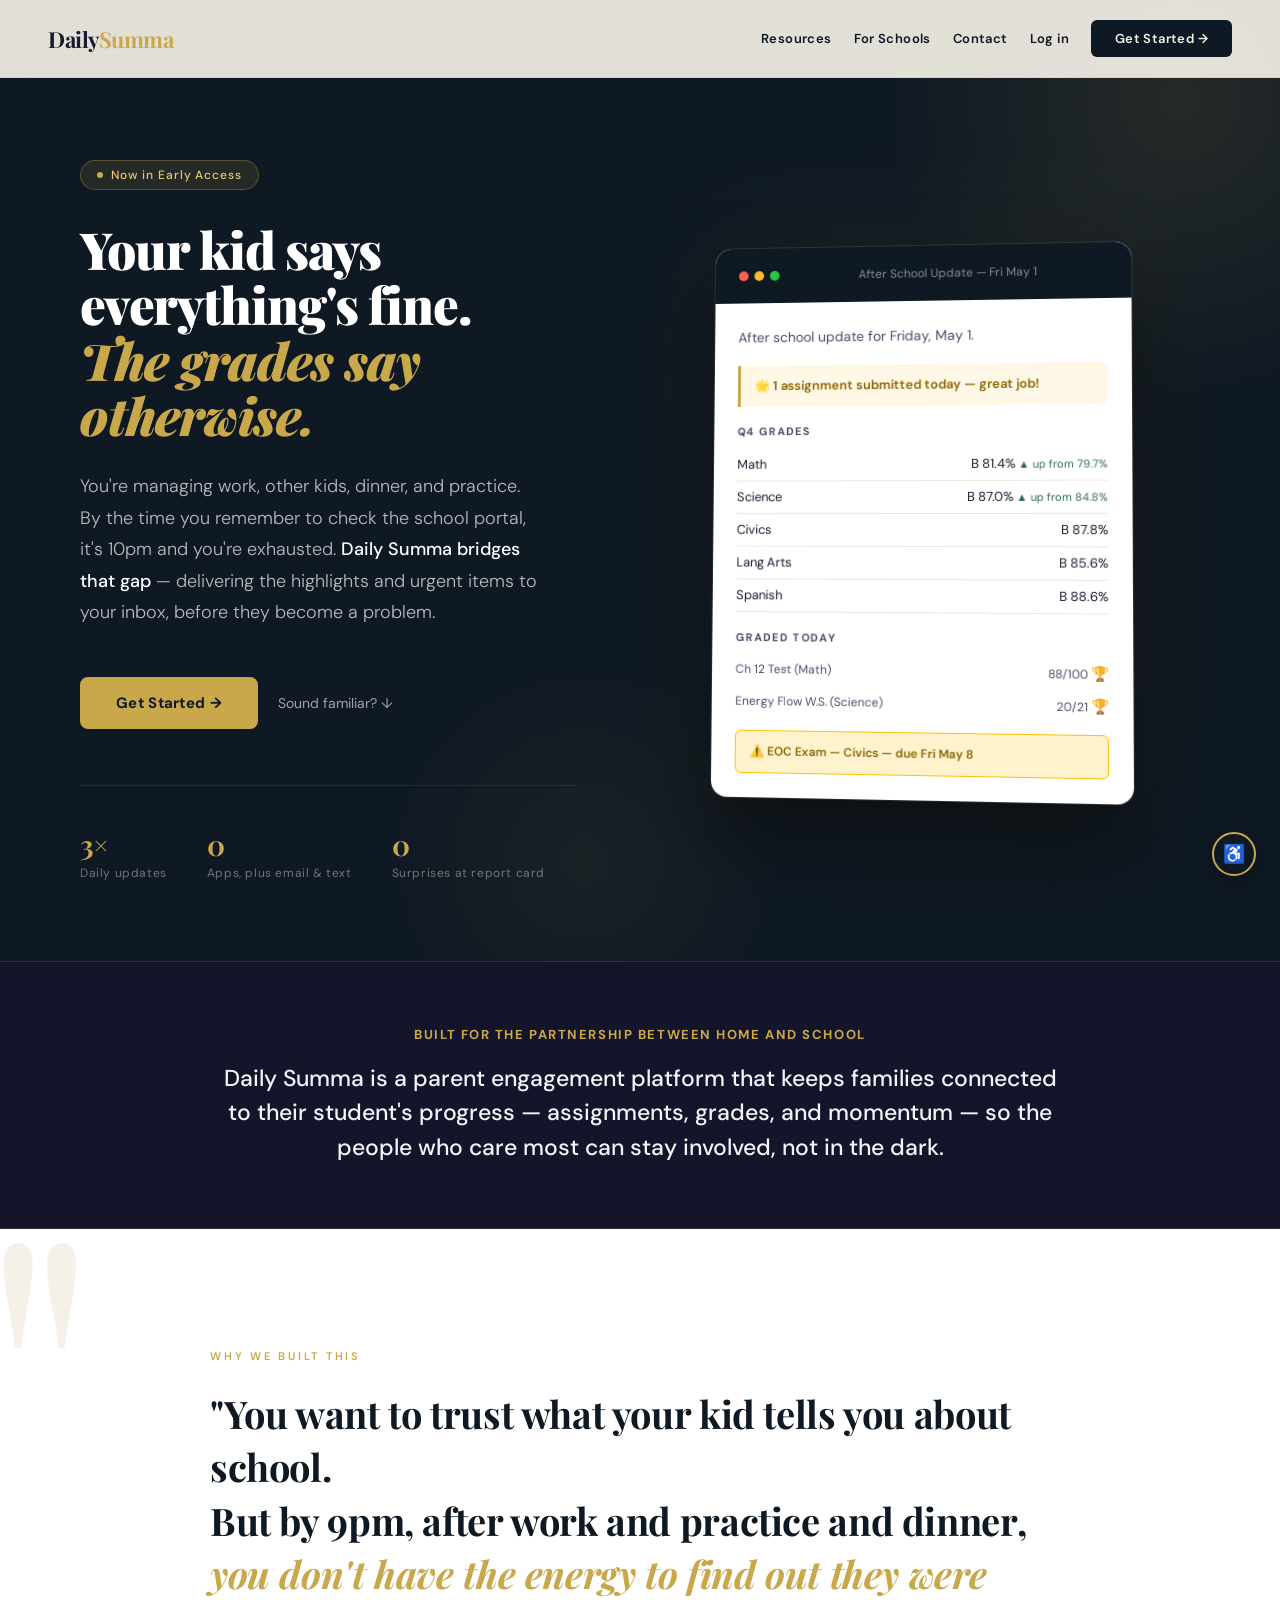
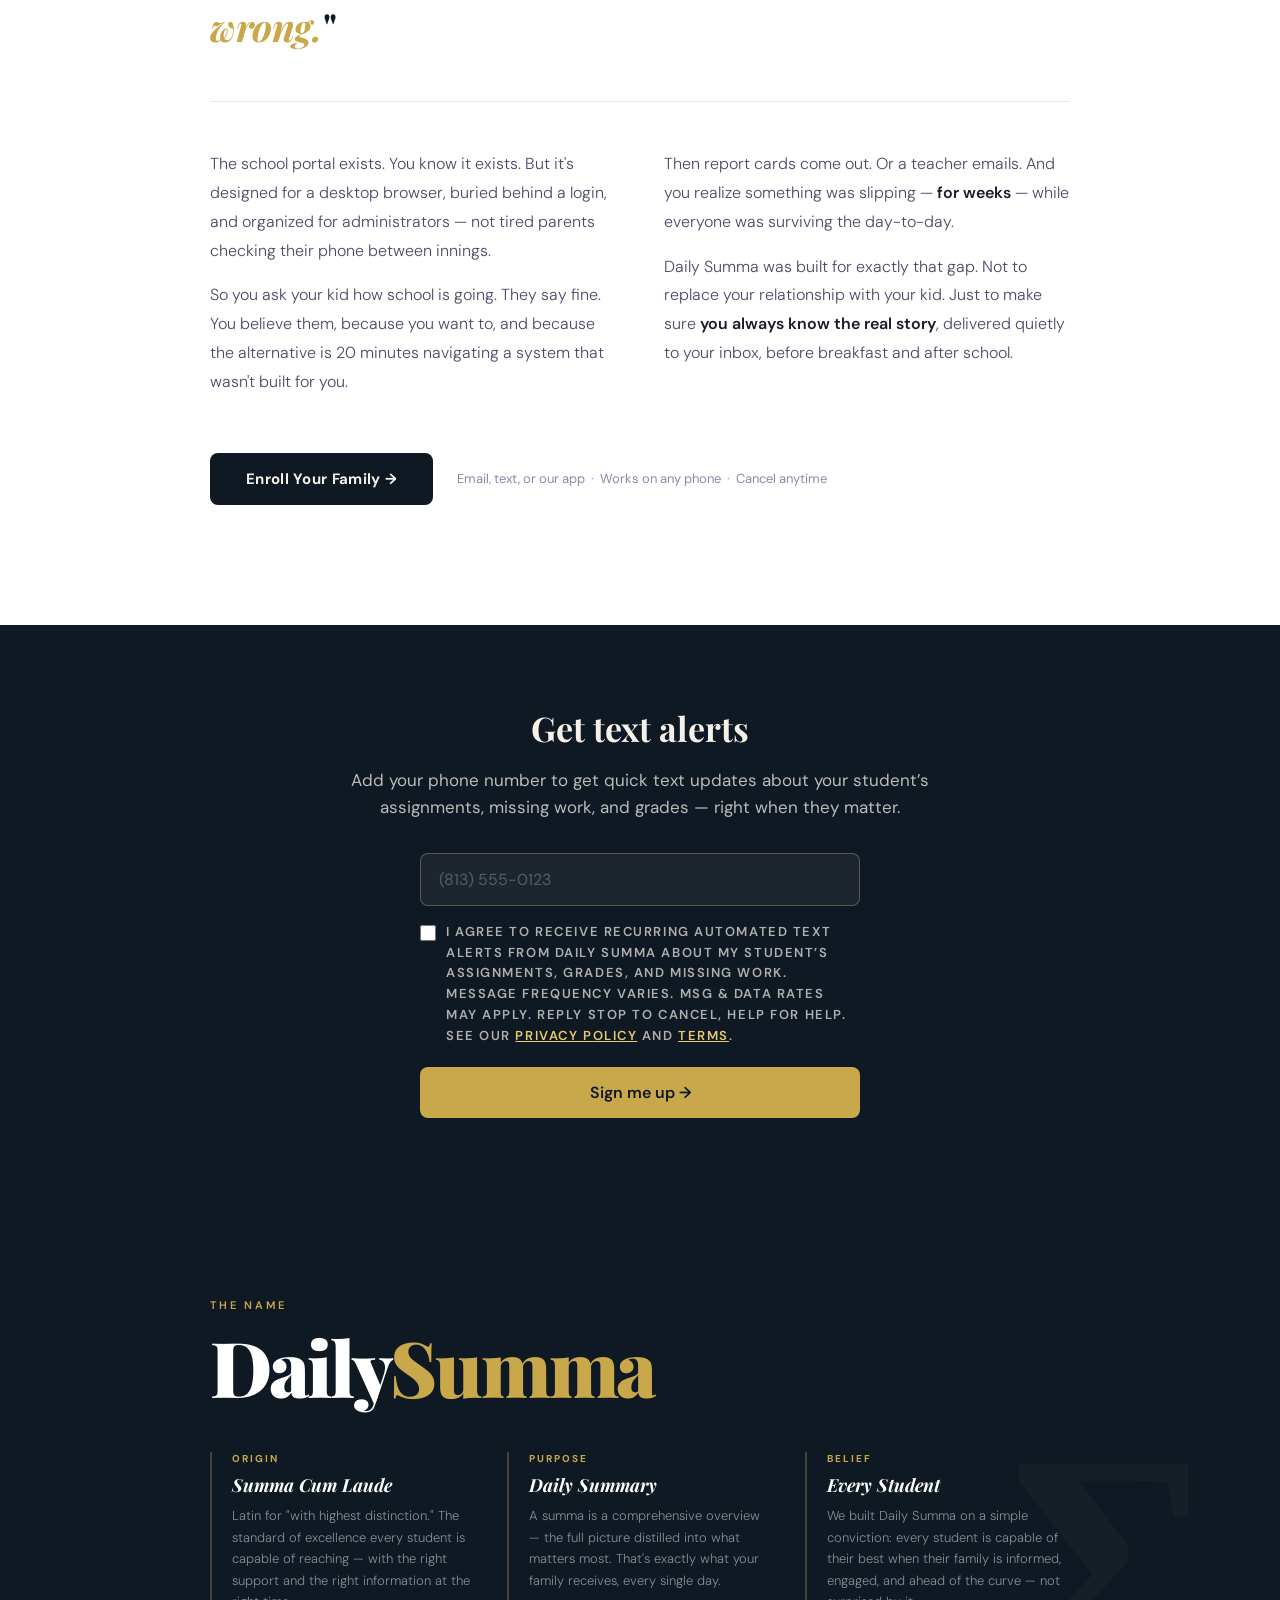
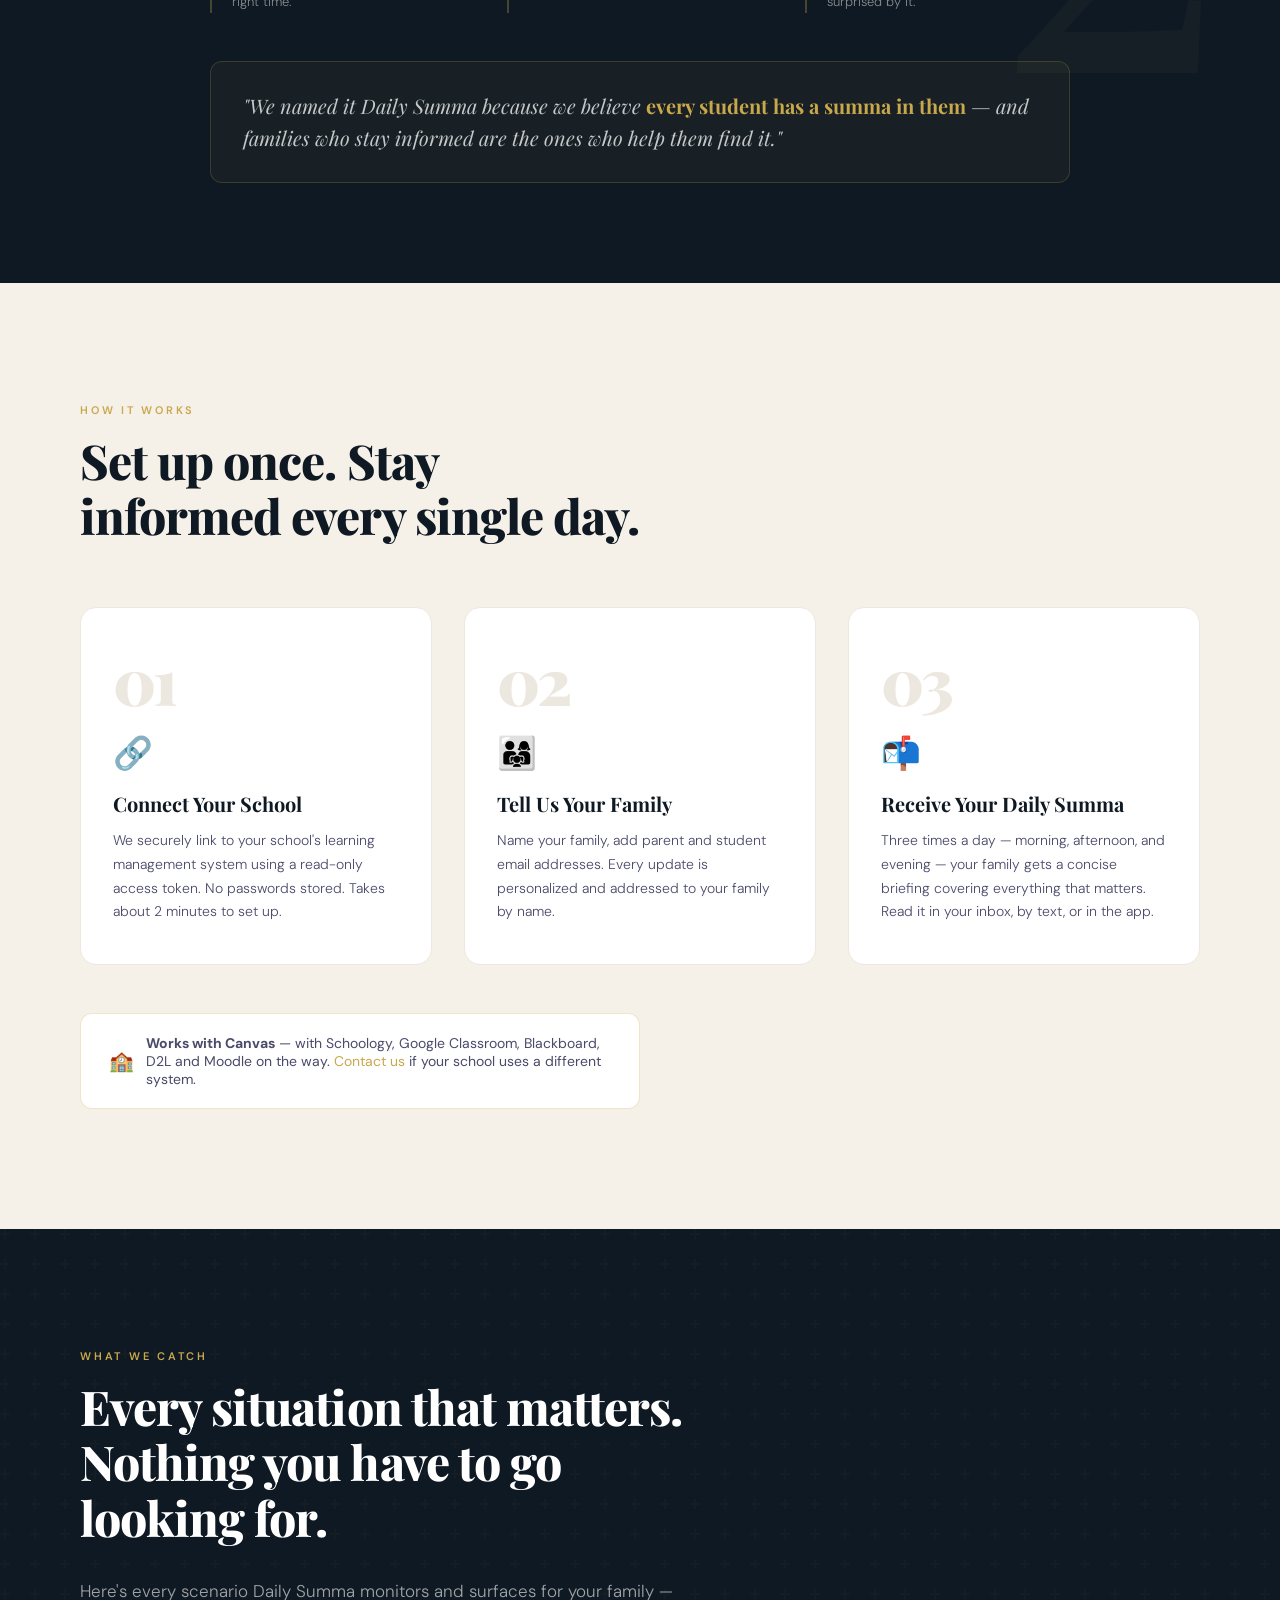
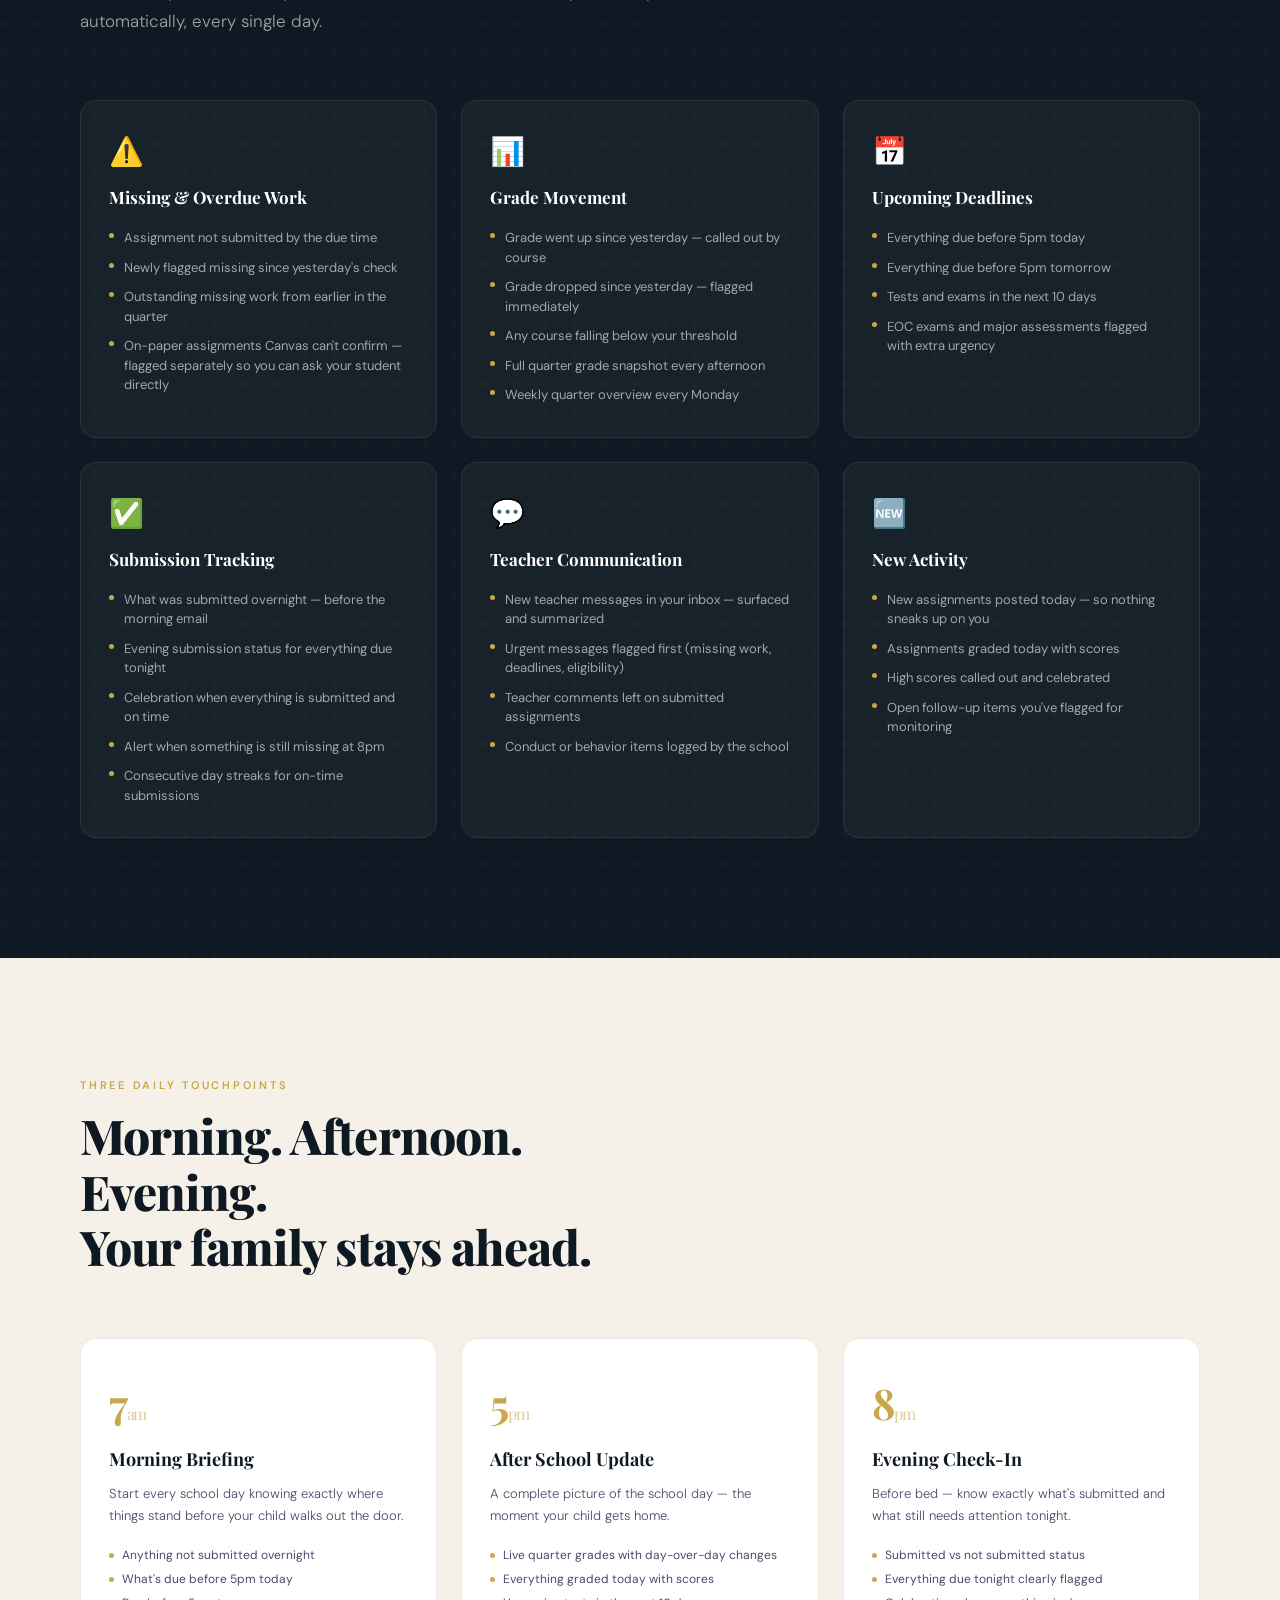
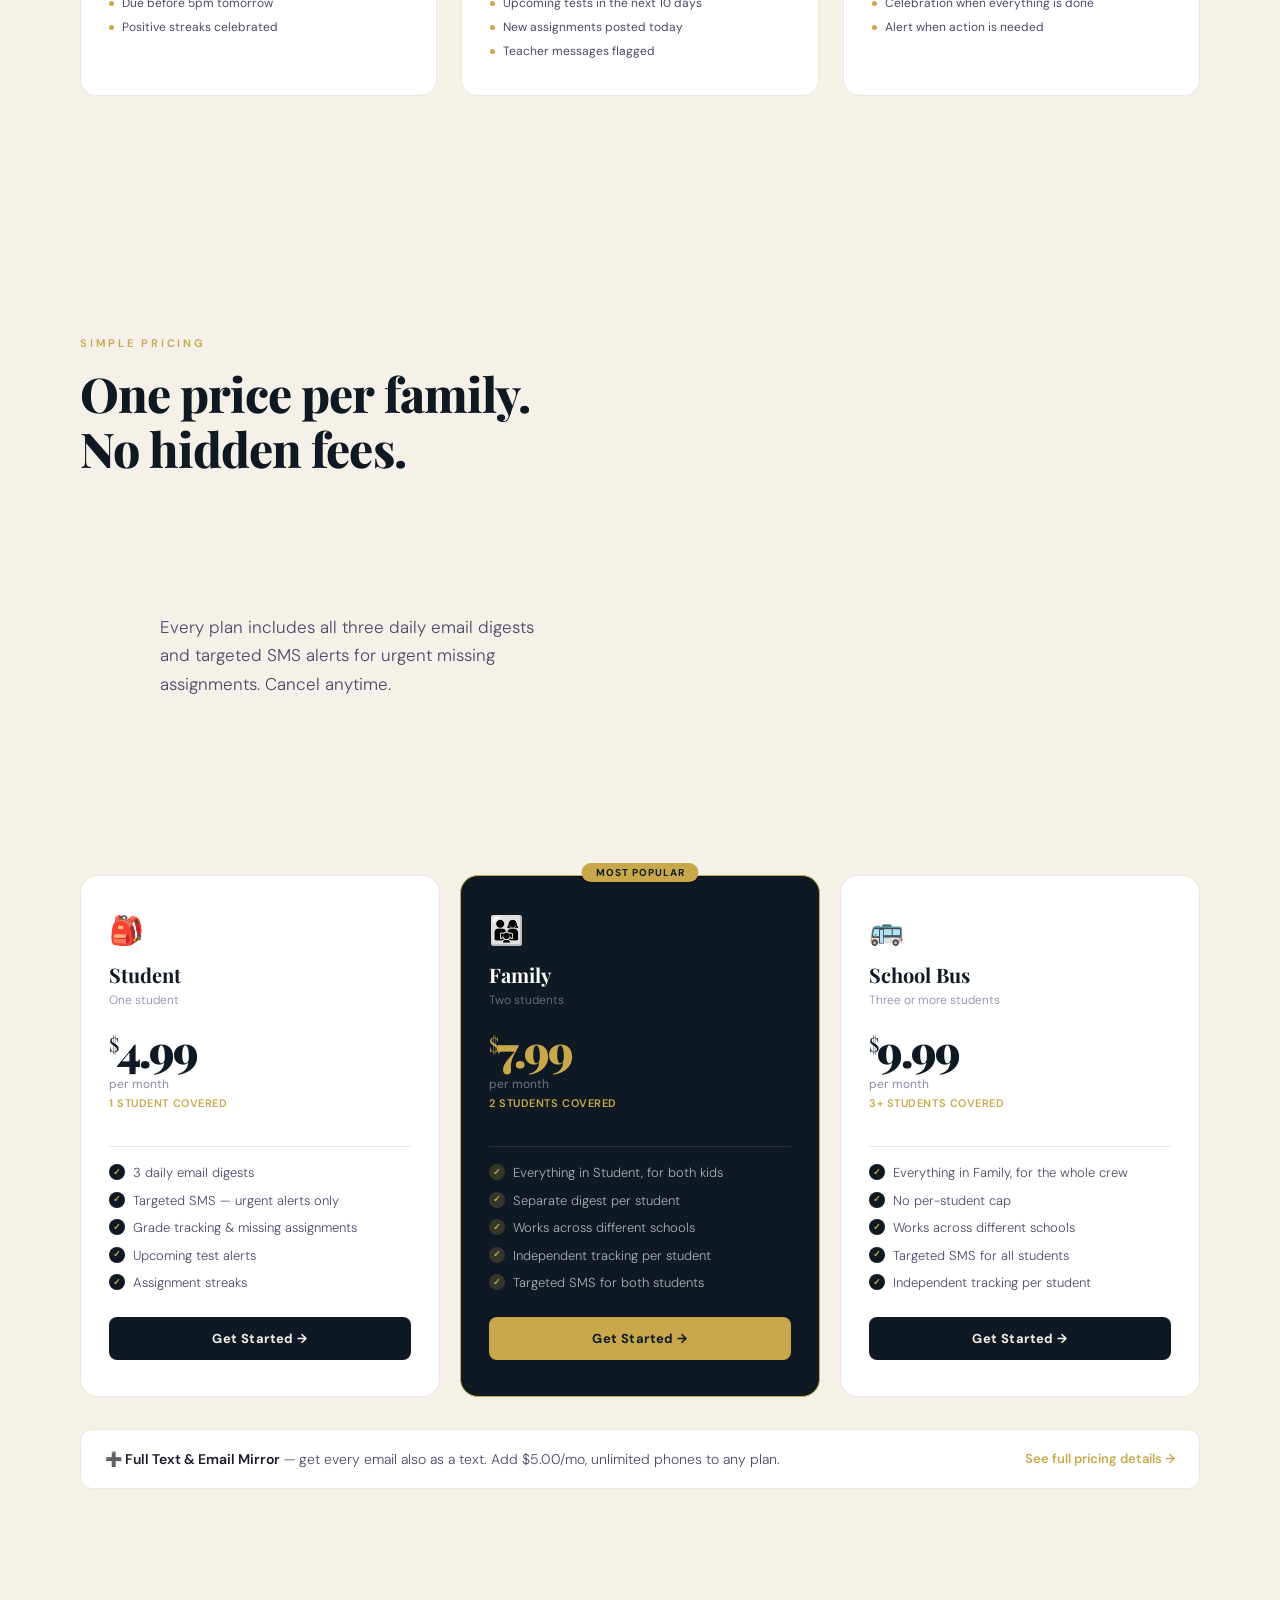
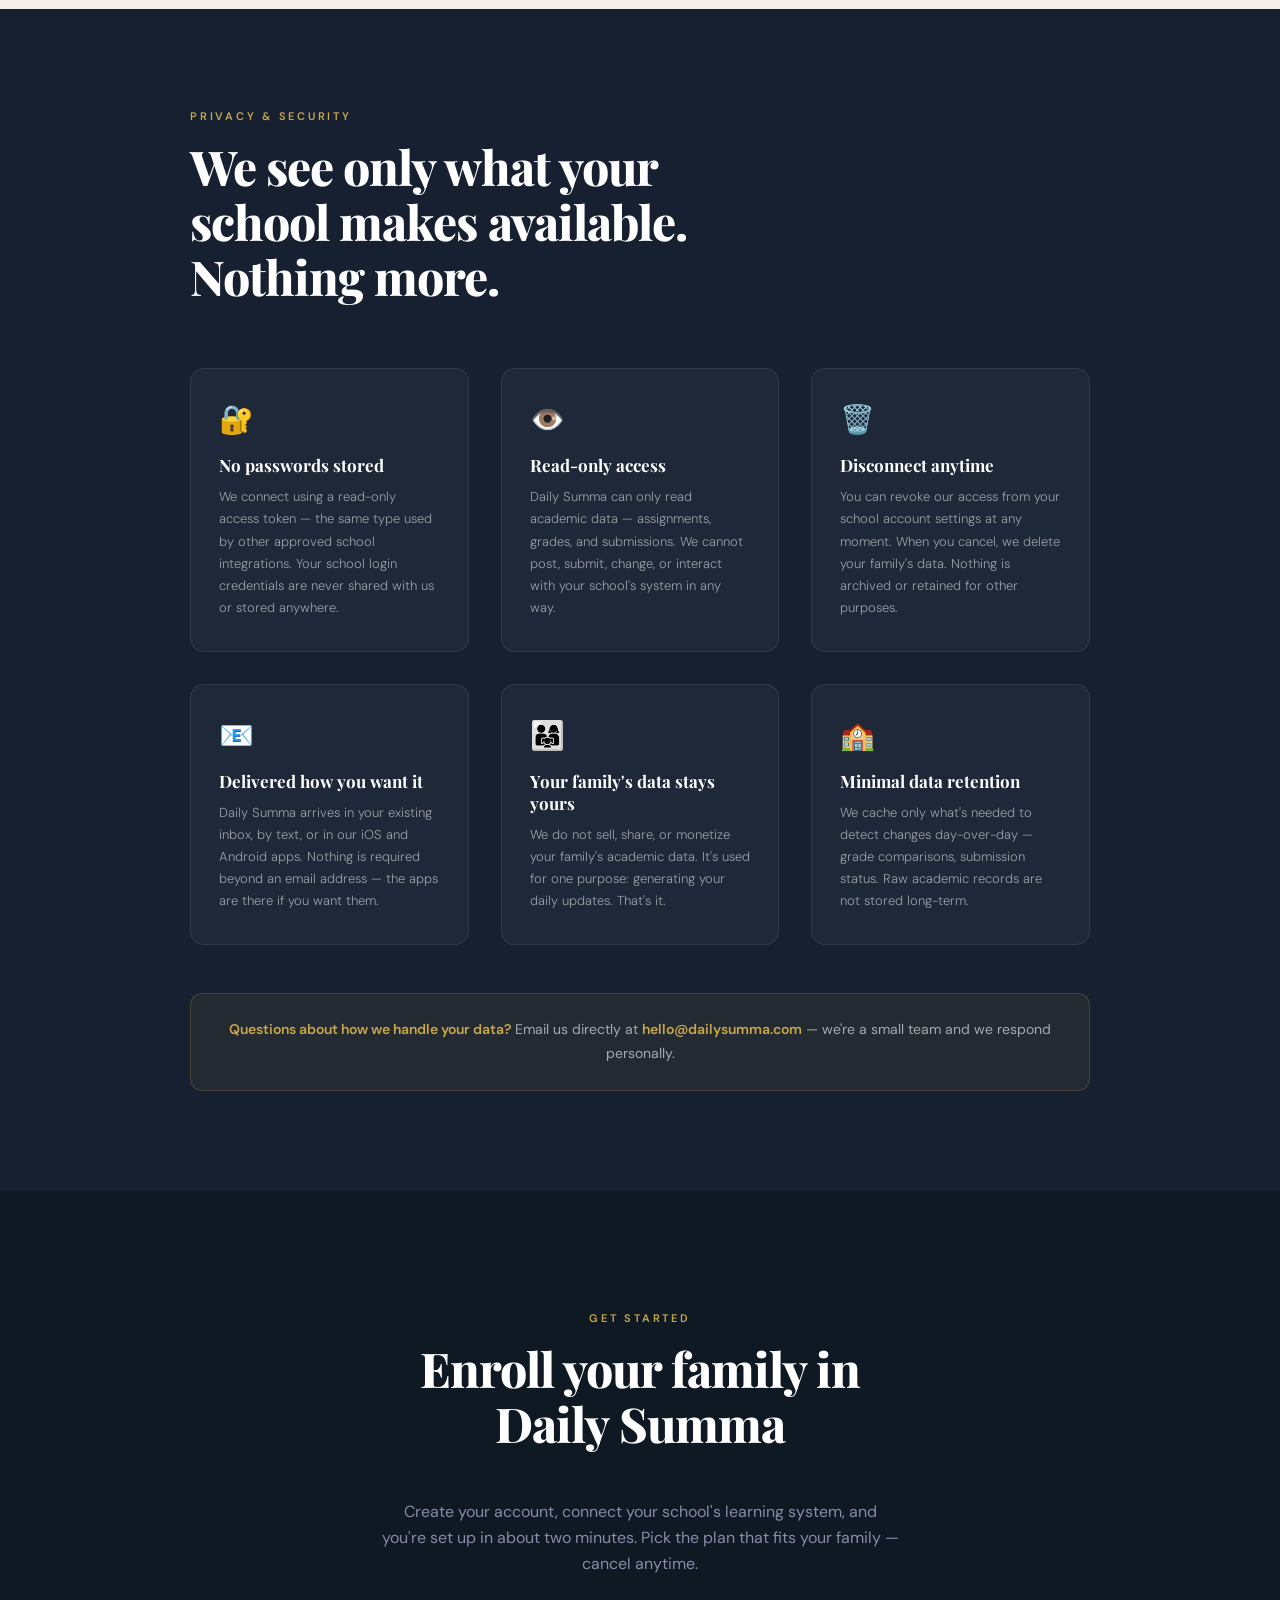
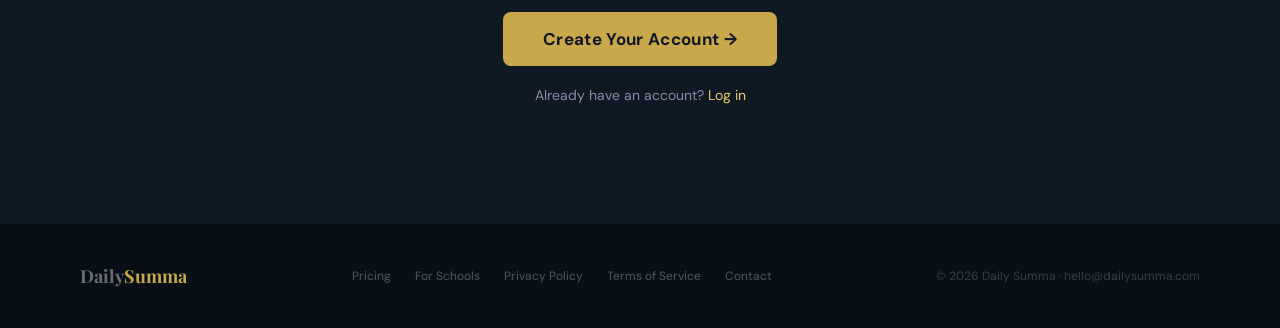
<file: index.html>
<!DOCTYPE html>
<html lang="en">
<head>
<meta charset="UTF-8">
<meta name="viewport" content="width=device-width, initial-scale=1.0">
<title>Daily Summa — Know what's happening at school. Before it becomes a problem.</title>
<link href="https://fonts.googleapis.com/css2?family=Playfair+Display:ital,wght@0,400;0,700;0,900;1,400;1,700&family=DM+Sans:wght@300;400;500;600&display=swap" rel="stylesheet">
<style>
  :root {
    --navy: #0f1923;
    --navy-mid: #162030;
    --gold: #c9a84c;
    --gold-light: #e8c96d;
    --gold-dim: #c9a84c20;
    --cream: #f5f0e8;
    --cream-dark: #ede8df;
    --text: #1a1a2e;
    --text-mid: #4a4a6a;
    --text-light: #8a8aaa;
    --white: #ffffff;
    --green: #2d6a4f;
    --green-light: #40916c;
  }

  * { margin: 0; padding: 0; box-sizing: border-box; }
  html { scroll-behavior: smooth; }
  body {
    font-family: 'DM Sans', sans-serif;
    background: var(--cream);
    color: var(--text);
    overflow-x: hidden;
  }

  /* ── NAV ── */
  nav {
    position: fixed;
    top: 0; left: 0; right: 0;
    z-index: 100;
    padding: 20px 48px;
    display: flex;
    align-items: center;
    justify-content: space-between;
    background: rgba(245,240,232,0.92);
    backdrop-filter: blur(12px);
    border-bottom: 1px solid rgba(201,168,76,0.2);
  }
  .nav-logo {
    font-family: 'Playfair Display', serif;
    font-size: 22px;
    font-weight: 700;
    color: var(--navy);
    letter-spacing: -0.02em;
  }
  .nav-logo span { color: var(--gold); }
  .nav-cta {
    background: var(--navy);
    color: var(--cream);
    padding: 10px 24px;
    border-radius: 6px;
    font-size: 13px;
    font-weight: 600;
    letter-spacing: 0.03em;
    text-decoration: none;
    transition: all 0.2s;
  }
  .nav-cta:hover { background: var(--gold); color: var(--navy); }
  .nav-actions { display: flex; align-items: center; gap: 22px; }
  .nav-login { color: var(--navy); text-decoration: none; font-size: 13px;
               font-weight: 600; letter-spacing: 0.03em; transition: color 0.2s; }
  .nav-login:hover { color: var(--gold); }

  /* ── HERO ── */
  .hero {
    min-height: 100vh;
    background: var(--navy);
    display: grid;
    grid-template-columns: 1fr 1fr;
    align-items: center;
    padding-top: 80px;
    position: relative;
    overflow: hidden;
  }
  .hero::before {
    content: '';
    position: absolute;
    top: -200px; right: -200px;
    width: 600px; height: 600px;
    background: radial-gradient(circle, rgba(201,168,76,0.12) 0%, transparent 70%);
    pointer-events: none;
  }
  .hero::after {
    content: '';
    position: absolute;
    bottom: -100px; left: 30%;
    width: 400px; height: 400px;
    background: radial-gradient(circle, rgba(201,168,76,0.06) 0%, transparent 70%);
    pointer-events: none;
  }
  .hero-left {
    padding: 80px 64px 80px 80px;
    position: relative;
    z-index: 1;
    animation: fadeInLeft 0.8s ease both;
  }
  .hero-badge {
    display: inline-flex;
    align-items: center;
    gap: 8px;
    background: var(--gold-dim);
    border: 1px solid rgba(201,168,76,0.3);
    border-radius: 100px;
    padding: 6px 16px;
    margin-bottom: 32px;
  }
  .hero-badge-dot {
    width: 6px; height: 6px;
    border-radius: 50%;
    background: var(--gold);
    animation: pulse 2s infinite;
  }
  .hero-badge span {
    font-size: 12px;
    color: var(--gold-light);
    font-weight: 500;
    letter-spacing: 0.08em;
  }
  .hero-headline {
    font-family: 'Playfair Display', serif;
    font-size: clamp(36px, 4vw, 56px);
    font-weight: 900;
    color: var(--white);
    line-height: 1.08;
    letter-spacing: -0.02em;
    margin-bottom: 28px;
  }
  .hero-headline em {
    font-style: italic;
    color: var(--gold);
  }
  .hero-sub {
    font-size: 18px;
    color: rgba(255,255,255,0.7);
    line-height: 1.75;
    margin-bottom: 48px;
    max-width: 460px;
    font-weight: 300;
  }
  .hero-sub strong {
    color: var(--white);
    font-weight: 500;
  }
  .hero-actions {
    display: flex;
    align-items: center;
    gap: 20px;
    flex-wrap: wrap;
  }
  .btn-primary {
    background: var(--gold);
    color: var(--navy);
    padding: 16px 36px;
    border-radius: 8px;
    font-size: 15px;
    font-weight: 700;
    text-decoration: none;
    transition: all 0.25s;
    letter-spacing: 0.02em;
    display: inline-block;
  }
  .btn-primary:hover {
    background: var(--gold-light);
    transform: translateY(-2px);
    box-shadow: 0 8px 32px rgba(201,168,76,0.4);
  }
  .btn-ghost {
    color: rgba(255,255,255,0.6);
    font-size: 14px;
    font-weight: 400;
    text-decoration: none;
    display: flex;
    align-items: center;
    gap: 6px;
    transition: color 0.2s;
  }
  .btn-ghost:hover { color: var(--white); }

  .hero-stats {
    display: flex;
    gap: 40px;
    margin-top: 56px;
    padding-top: 40px;
    border-top: 1px solid rgba(255,255,255,0.08);
  }
  .stat-number {
    font-family: 'Playfair Display', serif;
    font-size: 28px;
    font-weight: 700;
    color: var(--gold);
  }
  .stat-label {
    font-size: 12px;
    color: rgba(255,255,255,0.4);
    margin-top: 2px;
    letter-spacing: 0.05em;
  }

  /* Hero right - email mockup */
  .hero-right {
    padding: 80px 80px 80px 0;
    display: flex;
    align-items: center;
    justify-content: center;
    position: relative;
    z-index: 1;
    animation: fadeInRight 0.8s 0.2s ease both;
  }
  .email-mockup {
    background: var(--white);
    border-radius: 16px;
    overflow: hidden;
    box-shadow:
      0 0 0 1px rgba(255,255,255,0.1),
      0 40px 80px rgba(0,0,0,0.5),
      0 0 120px rgba(201,168,76,0.08);
    max-width: 420px;
    width: 100%;
    transform: perspective(1000px) rotateY(-4deg) rotateX(2deg);
    transition: transform 0.5s ease;
  }
  .email-mockup:hover {
    transform: perspective(1000px) rotateY(0deg) rotateX(0deg);
  }
  .email-header {
    background: var(--navy);
    padding: 20px 24px;
    display: flex;
    align-items: center;
    gap: 12px;
  }
  .email-dots { display: flex; gap: 6px; }
  .email-dot { width: 10px; height: 10px; border-radius: 50%; }
  .email-dot:nth-child(1) { background: #ff5f57; }
  .email-dot:nth-child(2) { background: #febc2e; }
  .email-dot:nth-child(3) { background: #28c840; }
  .email-subject {
    font-size: 12px;
    color: rgba(255,255,255,0.5);
    flex: 1;
    text-align: center;
  }
  .email-body {
    padding: 24px;
    font-size: 13px;
    line-height: 1.7;
    color: var(--text);
  }
  .email-greeting {
    font-size: 14px;
    color: var(--text-mid);
    margin-bottom: 16px;
  }
  .email-highlight {
    background: #fff8e7;
    border-left: 3px solid var(--gold);
    padding: 10px 14px;
    border-radius: 0 6px 6px 0;
    margin-bottom: 16px;
    font-weight: 600;
    font-size: 13px;
    color: #8a6500;
  }
  .email-section-title {
    font-weight: 700;
    font-size: 11px;
    letter-spacing: 0.12em;
    text-transform: uppercase;
    color: var(--text-mid);
    margin-bottom: 8px;
    margin-top: 16px;
  }
  .email-grade-row {
    display: flex;
    justify-content: space-between;
    align-items: center;
    padding: 5px 0;
    font-size: 13px;
    border-bottom: 1px solid var(--cream-dark);
  }
  .grade-up { color: #2d6a4f; font-size: 11px; }
  .grade-warn { color: #c0392b; font-size: 11px; }
  .email-assignment {
    display: flex;
    justify-content: space-between;
    padding: 4px 0;
    font-size: 12px;
    color: var(--text-mid);
  }
  .trophy { font-size: 14px; }
  .email-alert {
    background: #fff3cd;
    border: 1px solid #ffc107;
    border-radius: 6px;
    padding: 10px 14px;
    font-size: 12px;
    color: #856404;
    margin-top: 12px;
    font-weight: 600;
  }

  /* ── PARENT STORY ── */
  .story {
    padding: 120px 80px;
    background: var(--white);
    position: relative;
    overflow: hidden;
  }
  .story::before {
    content: '"';
    font-family: 'Playfair Display', serif;
    font-size: 400px;
    color: var(--cream);
    position: absolute;
    top: -60px;
    left: -20px;
    line-height: 1;
    pointer-events: none;
    z-index: 0;
  }
  .story-inner {
    max-width: 860px;
    margin: 0 auto;
    position: relative;
    z-index: 1;
  }
  .story-label {
    font-size: 11px;
    letter-spacing: 0.25em;
    text-transform: uppercase;
    color: var(--gold);
    font-weight: 600;
    margin-bottom: 24px;
  }
  .story-quote {
    font-family: 'Playfair Display', serif;
    font-size: clamp(24px, 3vw, 38px);
    font-weight: 700;
    color: var(--navy);
    line-height: 1.4;
    letter-spacing: -0.01em;
    margin-bottom: 40px;
  }
  .story-quote em {
    font-style: italic;
    color: var(--gold);
  }
  .story-body {
    display: grid;
    grid-template-columns: 1fr 1fr;
    gap: 48px;
    margin-top: 48px;
    padding-top: 48px;
    border-top: 1px solid var(--cream-dark);
  }
  .story-col p {
    font-size: 16px;
    color: var(--text-mid);
    line-height: 1.8;
    font-weight: 300;
  }
  .story-col p + p { margin-top: 16px; }
  .story-col strong { color: var(--text); font-weight: 600; }
  .story-cta {
    margin-top: 56px;
    display: flex;
    align-items: center;
    gap: 24px;
  }
  .btn-dark {
    background: var(--navy);
    color: var(--cream);
    padding: 16px 36px;
    border-radius: 8px;
    font-size: 15px;
    font-weight: 700;
    text-decoration: none;
    transition: all 0.25s;
    letter-spacing: 0.02em;
    display: inline-block;
  }
  .btn-dark:hover {
    background: var(--gold);
    color: var(--navy);
    transform: translateY(-2px);
  }
  .story-note {
    font-size: 13px;
    color: var(--text-light);
  }

  /* ── SKIP NAV (accessibility) ── */
  .skip-nav {
    position: absolute;
    top: -100px;
    left: 16px;
    background: var(--gold);
    color: var(--navy);
    padding: 10px 20px;
    border-radius: 6px;
    font-weight: 700;
    font-size: 14px;
    text-decoration: none;
    z-index: 9999;
    transition: top 0.2s;
  }
  .skip-nav:focus { top: 16px; }

  /* ── ACCESSIBILITY TOOLBAR ── */
  .a11y-toolbar {
    position: fixed;
    bottom: 24px;
    right: 24px;
    z-index: 200;
    display: flex;
    flex-direction: column;
    gap: 8px;
    align-items: flex-end;
  }
  .a11y-toggle {
    background: var(--navy);
    border: 2px solid var(--gold);
    color: var(--gold);
    width: 44px; height: 44px;
    border-radius: 50%;
    font-size: 18px;
    cursor: pointer;
    display: flex;
    align-items: center;
    justify-content: center;
    transition: all 0.2s;
    box-shadow: 0 4px 16px rgba(0,0,0,0.3);
  }
  .a11y-toggle:hover, .a11y-toggle:focus {
    background: var(--gold);
    color: var(--navy);
    outline: 3px solid var(--gold-light);
    outline-offset: 2px;
  }
  .a11y-panel {
    background: var(--white);
    border: 1px solid var(--cream-dark);
    border-radius: 12px;
    padding: 16px;
    box-shadow: 0 8px 32px rgba(0,0,0,0.15);
    display: none;
    flex-direction: column;
    gap: 10px;
    min-width: 200px;
  }
  .a11y-panel.open { display: flex; }
  .a11y-panel-title {
    font-size: 11px;
    font-weight: 700;
    letter-spacing: 0.1em;
    text-transform: uppercase;
    color: var(--text-mid);
    margin-bottom: 4px;
  }
  .a11y-btn {
    background: var(--cream);
    border: 1px solid var(--cream-dark);
    border-radius: 6px;
    padding: 8px 12px;
    font-size: 13px;
    font-family: 'DM Sans', sans-serif;
    color: var(--text);
    cursor: pointer;
    text-align: left;
    transition: all 0.2s;
    font-weight: 500;
  }
  .a11y-btn:hover, .a11y-btn:focus {
    background: var(--navy);
    color: var(--white);
    border-color: var(--navy);
    outline: 2px solid var(--gold);
    outline-offset: 1px;
  }
  body.large-text { font-size: 118%; }
  body.high-contrast {
    --gold: #f5c842;
    --gold-light: #f9da6e;
    --text-mid: #2a2a2a;
    --text-light: #555;
    filter: contrast(1.15);
  }

  /* ── SUMMA NAME SECTION ── */
  .summa-name {
    padding: 100px 80px;
    background: var(--navy);
    position: relative;
    overflow: hidden;
  }
  .summa-name::after {
    content: 'Σ';
    position: absolute;
    right: 5%;
    top: 50%;
    transform: translateY(-50%);
    font-family: 'Playfair Display', serif;
    font-size: 320px;
    font-weight: 900;
    color: rgba(201,168,76,0.04);
    pointer-events: none;
    line-height: 1;
  }
  .summa-inner {
    max-width: 860px;
    margin: 0 auto;
    position: relative;
    z-index: 1;
  }
  .summa-name .section-label { color: var(--gold); }
  .summa-wordmark {
    font-family: 'Playfair Display', serif;
    font-size: clamp(48px, 6vw, 88px);
    font-weight: 900;
    color: var(--white);
    letter-spacing: -0.03em;
    margin-bottom: 40px;
    line-height: 1;
  }
  .summa-wordmark span { color: var(--gold); }
  .summa-pillars {
    display: grid;
    grid-template-columns: repeat(3, 1fr);
    gap: 32px;
    margin-top: 48px;
  }
  .summa-pillar {
    border-left: 2px solid rgba(201,168,76,0.3);
    padding-left: 20px;
  }
  .summa-pillar-label {
    font-size: 10px;
    font-weight: 700;
    letter-spacing: 0.2em;
    text-transform: uppercase;
    color: var(--gold);
    margin-bottom: 8px;
  }
  .summa-pillar-title {
    font-family: 'Playfair Display', serif;
    font-size: 18px;
    font-weight: 700;
    color: var(--white);
    margin-bottom: 8px;
    font-style: italic;
  }
  .summa-pillar-desc {
    font-size: 13px;
    color: rgba(255,255,255,0.5);
    line-height: 1.65;
    font-weight: 300;
  }
  .summa-belief {
    margin-top: 48px;
    padding: 28px 32px;
    border: 1px solid rgba(201,168,76,0.2);
    border-radius: 12px;
    background: rgba(201,168,76,0.05);
  }
  .summa-belief p {
    font-family: 'Playfair Display', serif;
    font-size: clamp(16px, 2vw, 20px);
    font-style: italic;
    color: rgba(255,255,255,0.75);
    line-height: 1.6;
  }
  .summa-belief p strong { color: var(--gold); font-style: normal; }

  /* ── HOW IT WORKS ── */
  .how {
    padding: 120px 80px;
    background: var(--cream);
    position: relative;
  }
  .section-label {
    font-size: 11px;
    letter-spacing: 0.25em;
    text-transform: uppercase;
    color: var(--gold);
    font-weight: 600;
    margin-bottom: 16px;
  }
  .section-title {
    font-family: 'Playfair Display', serif;
    font-size: clamp(32px, 4vw, 48px);
    font-weight: 800;
    color: var(--navy);
    line-height: 1.15;
    letter-spacing: -0.02em;
    max-width: 560px;
    margin-bottom: 64px;
  }
  .how-grid {
    display: grid;
    grid-template-columns: repeat(3, 1fr);
    gap: 32px;
  }
  .how-card {
    background: var(--white);
    border-radius: 16px;
    padding: 40px 32px;
    position: relative;
    border: 1px solid var(--cream-dark);
    transition: all 0.3s;
  }
  .how-card:hover {
    transform: translateY(-4px);
    box-shadow: 0 20px 60px rgba(15,25,35,0.1);
    border-color: var(--gold);
  }
  .how-number {
    font-family: 'Playfair Display', serif;
    font-size: 64px;
    font-weight: 900;
    color: var(--cream-dark);
    line-height: 1;
    margin-bottom: 20px;
    letter-spacing: -0.04em;
  }
  .how-icon { font-size: 32px; margin-bottom: 16px; display: block; }
  .how-title {
    font-family: 'Playfair Display', serif;
    font-size: 20px;
    font-weight: 700;
    color: var(--navy);
    margin-bottom: 12px;
  }
  .how-desc {
    font-size: 14px;
    color: var(--text-mid);
    line-height: 1.7;
    font-weight: 300;
  }
  .how-note {
    margin-top: 48px;
    padding: 20px 28px;
    background: var(--white);
    border: 1px solid rgba(201,168,76,0.3);
    border-radius: 12px;
    font-size: 14px;
    color: var(--text-mid);
    display: flex;
    align-items: center;
    gap: 12px;
    max-width: 560px;
  }
  .how-note-icon { font-size: 20px; flex-shrink: 0; }

  /* ── SCENARIOS ── */
  .scenarios {
    padding: 120px 80px;
    background: var(--navy);
    position: relative;
    overflow: hidden;
  }
  .scenarios::before {
    content: '';
    position: absolute;
    top: 0; left: 0; right: 0; bottom: 0;
    background: url("data:image/svg+xml,%3Csvg width='60' height='60' viewBox='0 0 60 60' xmlns='http://www.w3.org/2000/svg'%3E%3Cg fill='none' fill-rule='evenodd'%3E%3Cg fill='%23c9a84c' fill-opacity='0.03'%3E%3Cpath d='M36 34v-4h-2v4h-4v2h4v4h2v-4h4v-2h-4zm0-30V0h-2v4h-4v2h4v4h2V6h4V4h-4zM6 34v-4H4v4H0v2h4v4h2v-4h4v-2H6zM6 4V0H4v4H0v2h4v4h2V6h4V4H6z'/%3E%3C/g%3E%3C/g%3E%3C/svg%3E");
    pointer-events: none;
  }
  .scenarios .section-label { color: var(--gold); }
  .scenarios .section-title { color: var(--white); max-width: 640px; }

  .scenarios-intro {
    font-size: 17px;
    color: rgba(255,255,255,0.6);
    line-height: 1.75;
    max-width: 600px;
    font-weight: 300;
    margin-bottom: 64px;
    margin-top: -32px;
  }

  .scenarios-grid {
    display: grid;
    grid-template-columns: repeat(3, 1fr);
    gap: 24px;
  }
  .scenario-group {
    background: rgba(255,255,255,0.04);
    border: 1px solid rgba(255,255,255,0.08);
    border-radius: 16px;
    padding: 32px 28px;
    transition: all 0.3s;
  }
  .scenario-group:hover {
    background: rgba(255,255,255,0.07);
    border-color: rgba(201,168,76,0.3);
    transform: translateY(-3px);
  }
  .scenario-group-icon { font-size: 28px; margin-bottom: 16px; display: block; }
  .scenario-group-title {
    font-family: 'Playfair Display', serif;
    font-size: 17px;
    font-weight: 700;
    color: var(--white);
    margin-bottom: 20px;
    line-height: 1.3;
  }
  .scenario-list {
    display: flex;
    flex-direction: column;
    gap: 10px;
  }
  .scenario-item {
    display: flex;
    align-items: flex-start;
    gap: 10px;
    font-size: 13px;
    color: rgba(255,255,255,0.6);
    line-height: 1.5;
  }
  .scenario-dot {
    width: 5px; height: 5px;
    border-radius: 50%;
    background: var(--gold);
    flex-shrink: 0;
    margin-top: 5px;
  }

  /* ── THREE EMAILS ── */
  .emails-section {
    padding: 120px 80px;
    background: var(--cream);
    position: relative;
    overflow: hidden;
  }
  .emails-section .section-label { color: var(--gold); }
  .emails-section .section-title { color: var(--navy); }
  .emails-grid {
    display: grid;
    grid-template-columns: repeat(3, 1fr);
    gap: 24px;
    margin-top: 64px;
  }
  .email-card {
    background: var(--white);
    border: 1px solid var(--cream-dark);
    border-radius: 16px;
    padding: 36px 28px;
    transition: all 0.3s;
    position: relative;
    overflow: hidden;
  }
  .email-card::before {
    content: '';
    position: absolute;
    top: 0; left: 0; right: 0;
    height: 3px;
    background: var(--gold);
    transform: scaleX(0);
    transition: transform 0.3s;
  }
  .email-card:hover::before { transform: scaleX(1); }
  .email-card:hover {
    box-shadow: 0 20px 60px rgba(15,25,35,0.1);
    border-color: var(--gold);
    transform: translateY(-4px);
  }
  .email-time {
    font-family: 'Playfair Display', serif;
    font-size: 42px;
    font-weight: 700;
    color: var(--gold);
    letter-spacing: -0.03em;
    margin-bottom: 4px;
  }
  .email-ampm {
    font-size: 16px;
    color: rgba(201,168,76,0.6);
    font-weight: 400;
  }
  .email-card-title {
    font-family: 'Playfair Display', serif;
    font-size: 18px;
    font-weight: 700;
    color: var(--navy);
    margin: 16px 0 12px;
  }
  .email-card-desc {
    font-size: 13px;
    color: var(--text-mid);
    line-height: 1.7;
    font-weight: 300;
  }
  .email-features {
    margin-top: 20px;
    display: flex;
    flex-direction: column;
    gap: 8px;
  }
  .email-feature {
    display: flex;
    align-items: center;
    gap: 8px;
    font-size: 12px;
    color: var(--text-mid);
  }
  .feature-dot {
    width: 5px; height: 5px;
    border-radius: 50%;
    background: var(--gold);
    flex-shrink: 0;
  }

  /* ── TRUST ── */
  .trust {
    padding: 100px 80px;
    background: var(--navy-mid);
    position: relative;
  }
  .trust-inner {
    max-width: 900px;
    margin: 0 auto;
  }
  .trust .section-label { color: var(--gold); }
  .trust .section-title { color: var(--white); }
  .trust-grid {
    display: grid;
    grid-template-columns: repeat(3, 1fr);
    gap: 32px;
    margin-top: 56px;
  }
  .trust-item {
    padding: 32px 28px;
    background: rgba(255,255,255,0.04);
    border: 1px solid rgba(255,255,255,0.08);
    border-radius: 14px;
  }
  .trust-icon { font-size: 28px; margin-bottom: 16px; display: block; }
  .trust-title {
    font-family: 'Playfair Display', serif;
    font-size: 17px;
    font-weight: 700;
    color: var(--white);
    margin-bottom: 10px;
  }
  .trust-desc {
    font-size: 13px;
    color: rgba(255,255,255,0.55);
    line-height: 1.7;
    font-weight: 300;
  }
  .trust-footer {
    margin-top: 48px;
    padding: 24px 32px;
    background: rgba(201,168,76,0.08);
    border: 1px solid rgba(201,168,76,0.2);
    border-radius: 12px;
    font-size: 14px;
    color: rgba(255,255,255,0.6);
    line-height: 1.7;
    text-align: center;
  }
  .trust-footer strong { color: var(--gold); font-weight: 600; }

  /* ── PRICING ── */
  .pricing {
    padding: 120px 80px;
    background: var(--cream);
    text-align: center;
  }
  .pricing-card {
    background: var(--white);
    border-radius: 24px;
    padding: 60px 48px;
    max-width: 480px;
    margin: 64px auto 0;
    border: 1px solid var(--cream-dark);
    box-shadow: 0 20px 60px rgba(15,25,35,0.08);
    position: relative;
    overflow: hidden;
  }
  .pricing-card::before {
    content: '';
    position: absolute;
    top: 0; left: 0; right: 0;
    height: 4px;
    background: linear-gradient(90deg, var(--gold), var(--gold-light));
  }
  .pricing-badge {
    display: inline-block;
    background: var(--gold-dim);
    border: 1px solid rgba(201,168,76,0.3);
    color: #8a6500;
    font-size: 11px;
    font-weight: 700;
    letter-spacing: 0.12em;
    text-transform: uppercase;
    padding: 6px 16px;
    border-radius: 100px;
    margin-bottom: 24px;
  }
  .pricing-amount {
    font-family: 'Playfair Display', serif;
    font-size: 72px;
    font-weight: 900;
    color: var(--navy);
    letter-spacing: -0.04em;
    line-height: 1;
  }
  .pricing-amount sup {
    font-size: 28px;
    vertical-align: super;
    font-weight: 400;
  }
  .pricing-period {
    font-size: 14px;
    color: var(--text-light);
    margin-top: 8px;
  }
  .pricing-note {
    font-size: 13px;
    color: var(--gold);
    font-weight: 600;
    margin-top: 4px;
  }
  .pricing-divider {
    height: 1px;
    background: var(--cream-dark);
    margin: 32px 0;
  }
  .pricing-features {
    text-align: left;
    display: flex;
    flex-direction: column;
    gap: 14px;
    margin-bottom: 40px;
  }
  .pricing-feature {
    display: flex;
    align-items: flex-start;
    gap: 12px;
    font-size: 14px;
    color: var(--text-mid);
    line-height: 1.5;
  }
  .check {
    width: 20px; height: 20px;
    background: var(--navy);
    border-radius: 50%;
    display: flex;
    align-items: center;
    justify-content: center;
    flex-shrink: 0;
    margin-top: 1px;
  }
  .check::after {
    content: '✓';
    color: var(--gold);
    font-size: 11px;
    font-weight: 700;
  }
  .btn-enroll {
    display: block;
    background: var(--navy);
    color: var(--cream);
    padding: 18px 40px;
    border-radius: 10px;
    font-size: 15px;
    font-weight: 700;
    text-decoration: none;
    text-align: center;
    transition: all 0.25s;
    letter-spacing: 0.03em;
  }
  .btn-enroll:hover {
    background: var(--gold);
    color: var(--navy);
    transform: translateY(-2px);
    box-shadow: 0 8px 32px rgba(201,168,76,0.3);
  }
  .pricing-guarantee {
    font-size: 12px;
    color: var(--text-light);
    margin-top: 16px;
  }

  /* ── ENROLL FORM ── */
  .enroll {
    padding: 120px 80px;
    background: var(--navy);
    position: relative;
  }
  .enroll-inner { max-width: 680px; margin: 0 auto; }
  .enroll .section-label { color: var(--gold); text-align: center; }
  .enroll .section-title { color: var(--white); text-align: center; margin: 0 auto 48px; }
  .form-grid {
    display: grid;
    grid-template-columns: 1fr 1fr;
    gap: 16px;
  }
  .form-group {
    display: flex;
    flex-direction: column;
    gap: 6px;
  }
  .form-group.full { grid-column: 1 / -1; }
  label {
    font-size: 11px;
    font-weight: 600;
    letter-spacing: 0.12em;
    text-transform: uppercase;
    color: rgba(255,255,255,0.5);
  }
  input, select, textarea {
    background: rgba(255,255,255,0.06);
    border: 1px solid rgba(255,255,255,0.1);
    border-radius: 8px;
    padding: 13px 16px;
    color: var(--white);
    font-family: 'DM Sans', sans-serif;
    font-size: 14px;
    outline: none;
    transition: border-color 0.2s;
    width: 100%;
  }
  input::placeholder, textarea::placeholder { color: rgba(255,255,255,0.25); }
  input:focus, select:focus, textarea:focus { border-color: var(--gold); }
  select option { background: var(--navy); color: var(--white); }

  .token-help {
    background: rgba(201,168,76,0.08);
    border: 1px solid rgba(201,168,76,0.2);
    border-radius: 8px;
    padding: 14px 16px;
    margin-top: 8px;
  }
  .token-help-title {
    font-size: 11px;
    font-weight: 700;
    letter-spacing: 0.1em;
    text-transform: uppercase;
    color: var(--gold);
    margin-bottom: 8px;
  }
  .token-steps {
    list-style: none;
    display: flex;
    flex-direction: column;
    gap: 4px;
  }
  .token-steps li {
    font-size: 12px;
    color: rgba(255,255,255,0.5);
    display: flex;
    gap: 8px;
    align-items: flex-start;
  }
  .token-steps li::before {
    content: attr(data-step);
    color: var(--gold);
    font-weight: 700;
    flex-shrink: 0;
  }
  .family-name-field {
    grid-column: 1 / -1;
    background: rgba(201,168,76,0.05);
    border: 1px solid rgba(201,168,76,0.2);
    border-radius: 12px;
    padding: 20px;
  }
  .family-name-label {
    font-size: 11px;
    font-weight: 700;
    letter-spacing: 0.12em;
    text-transform: uppercase;
    color: var(--gold);
    margin-bottom: 6px;
    display: block;
  }
  .family-name-hint {
    font-size: 12px;
    color: rgba(255,255,255,0.35);
    margin-bottom: 10px;
  }
  .btn-submit {
    width: 100%;
    background: var(--gold);
    color: var(--navy);
    border: none;
    padding: 18px 40px;
    border-radius: 10px;
    font-family: 'DM Sans', sans-serif;
    font-size: 15px;
    font-weight: 700;
    cursor: pointer;
    transition: all 0.25s;
    letter-spacing: 0.03em;
    margin-top: 8px;
  }
  .btn-submit:hover {
    background: var(--gold-light);
    transform: translateY(-2px);
    box-shadow: 0 8px 32px rgba(201,168,76,0.4);
  }
  .form-footer {
    text-align: center;
    font-size: 12px;
    color: rgba(255,255,255,0.3);
    margin-top: 16px;
  }

  /* ── TOKEN REFRESH ── */
  .token-refresh {
    padding: 80px 80px;
    background: var(--cream);
  }
  .token-refresh-inner {
    max-width: 560px;
    margin: 0 auto;
    background: var(--white);
    border: 1px solid var(--cream-dark);
    border-radius: 16px;
    padding: 48px 40px;
    box-shadow: 0 8px 32px rgba(15,25,35,0.06);
  }
  .token-refresh .section-label { color: var(--gold); }
  .token-refresh-title {
    font-family: 'Playfair Display', serif;
    font-size: 26px;
    font-weight: 700;
    color: var(--navy);
    margin-bottom: 8px;
    letter-spacing: -0.01em;
  }
  .token-refresh-desc {
    font-size: 14px;
    color: var(--text-mid);
    line-height: 1.7;
    margin-bottom: 32px;
    font-weight: 300;
  }
  .token-refresh label {
    color: var(--text-mid);
  }
  .token-refresh input {
    background: var(--cream);
    border: 1px solid var(--cream-dark);
    color: var(--text);
  }
  .token-refresh input::placeholder { color: var(--text-light); }
  .token-refresh input:focus { border-color: var(--gold); background: var(--white); }
  .btn-refresh {
    width: 100%;
    background: var(--navy);
    color: var(--cream);
    border: none;
    padding: 15px 32px;
    border-radius: 8px;
    font-family: 'DM Sans', sans-serif;
    font-size: 14px;
    font-weight: 700;
    cursor: pointer;
    transition: all 0.25s;
    letter-spacing: 0.02em;
    margin-top: 8px;
  }
  .btn-refresh:hover {
    background: var(--gold);
    color: var(--navy);
  }
  .refresh-footer {
    text-align: center;
    font-size: 12px;
    color: var(--text-light);
    margin-top: 12px;
  }

  /* ── FOOTER ── */
  footer {
    padding: 40px 80px;
    background: #080f17;
    display: flex;
    align-items: center;
    justify-content: space-between;
  }
  .footer-logo {
    font-family: 'Playfair Display', serif;
    font-size: 18px;
    font-weight: 700;
    color: rgba(255,255,255,0.4);
  }
  .footer-logo span { color: var(--gold); }
  .footer-text {
    font-size: 12px;
    color: rgba(255,255,255,0.2);
  }

  /* ── ANIMATIONS ── */
  @keyframes fadeInLeft {
    from { opacity: 0; transform: translateX(-40px); }
    to { opacity: 1; transform: translateX(0); }
  }
  @keyframes fadeInRight {
    from { opacity: 0; transform: translateX(40px); }
    to { opacity: 1; transform: translateX(0); }
  }
  @keyframes pulse {
    0%, 100% { opacity: 1; transform: scale(1); }
    50% { opacity: 0.6; transform: scale(0.8); }
  }

  /* ── RESPONSIVE ── */
  @media (max-width: 1024px) {
    .hero { grid-template-columns: 1fr; min-height: auto; }
    .hero-right { display: none; }
    .hero-left { padding: 60px 40px; }
    .how-grid, .emails-grid, .scenarios-grid, .trust-grid { grid-template-columns: 1fr; }
    .story-body { grid-template-columns: 1fr; gap: 24px; }
    .summa-name { padding: 64px 40px; }
    .summa-pillars { grid-template-columns: 1fr; gap: 24px; }
    .token-refresh { padding: 64px 24px; }
    .token-refresh-inner { padding: 32px 24px; }
    .a11y-toolbar { bottom: 16px; right: 16px; }
    .how, .emails-section, .pricing, .enroll, .scenarios, .trust, .story { padding: 80px 40px; }
    nav { padding: 16px 24px; }
    footer { padding: 32px 40px; flex-direction: column; gap: 12px; text-align: center; }
    .form-grid { grid-template-columns: 1fr; }
    .form-group.full { grid-column: 1; }
    .family-name-field { grid-column: 1; }
  }

  @media (max-width: 768px) {
    nav { padding: 14px 20px; }
    .nav-logo { font-size: 18px; }
    .nav-cta { padding: 8px 16px; font-size: 12px; }
    .hero { grid-template-columns: 1fr; min-height: auto; padding-top: 70px; }
    .hero-left { padding: 48px 24px 40px; }
    .hero-headline { font-size: 32px; }
    .hero-sub { font-size: 15px; }
    .hero-right { display: none; }
    .hero-stats { gap: 24px; flex-wrap: wrap; }
    .stat-number { font-size: 24px; }
    .story { padding: 64px 24px; }
    .story::before { font-size: 200px; }
    .story-body { grid-template-columns: 1fr; }
    .story-cta { flex-direction: column; align-items: flex-start; }
    .how { padding: 64px 24px; }
    .how-grid { grid-template-columns: 1fr; gap: 20px; }
    .how-card { padding: 28px 24px; }
    .how-number { font-size: 48px; }
    .how-note { flex-direction: column; }
    .scenarios { padding: 64px 24px; }
    .scenarios-grid { grid-template-columns: 1fr; gap: 16px; }
    .emails-section { padding: 64px 24px; }
    .emails-grid { grid-template-columns: 1fr; gap: 16px; }
    .email-card { padding: 28px 24px; }
    .email-time { font-size: 36px; }
    .trust { padding: 64px 24px; }
    .trust-grid { grid-template-columns: 1fr; gap: 16px; }
    .pricing { padding: 64px 24px; }
    .pricing-card { padding: 40px 24px; }
    .pricing-amount { font-size: 56px; }
    .enroll { padding: 64px 24px; }
    .form-grid { grid-template-columns: 1fr; gap: 14px; }
    .form-group.full { grid-column: 1; }
    .family-name-field { grid-column: 1; }
    .section-title { font-size: 28px; }
    footer { padding: 28px 24px; flex-direction: column; gap: 8px; text-align: center; }
    .hero-actions { flex-direction: column; align-items: flex-start; gap: 14px; }
    .btn-primary { width: 100%; text-align: center; }
  }

  /* ── PRICING SECTION ── */
  .pricing-section {
    padding: 120px 80px;
    background: var(--cream);
  }
  .pricing-section .section-label { color: var(--gold); }
  .pricing-section .section-title { color: var(--navy); margin-bottom: 16px; }
  .pricing-section .section-sub {
    font-size: 17px; color: var(--text-mid); font-weight: 300;
    line-height: 1.7; max-width: 560px; margin-bottom: 56px;
  }
  .pricing-plans {
    display: grid; grid-template-columns: repeat(3, 1fr); gap: 20px;
    margin-bottom: 32px;
  }
  .pricing-plan {
    background: var(--white); border: 1px solid var(--cream-dark);
    border-radius: 18px; padding: 36px 28px;
    position: relative; transition: all 0.3s;
    display: flex; flex-direction: column;
  }
  .pricing-plan:hover { transform: translateY(-4px); box-shadow: 0 20px 56px rgba(15,25,35,0.1); border-color: rgba(201,168,76,0.3); }
  .pricing-plan.featured { background: var(--navy); border-color: var(--gold); }
  .pricing-plan.featured:hover { box-shadow: 0 24px 64px rgba(15,25,35,0.35); }
  .pricing-plan-badge {
    position: absolute; top: -13px; left: 50%; transform: translateX(-50%);
    background: var(--gold); color: var(--navy);
    font-size: 10px; font-weight: 700; letter-spacing: 0.1em; text-transform: uppercase;
    padding: 3px 14px; border-radius: 100px; white-space: nowrap;
  }
  .pricing-plan-icon { font-size: 28px; margin-bottom: 12px; display: block; }
  .pricing-plan-name { font-family: 'Playfair Display', serif; font-size: 20px; font-weight: 700; color: var(--navy); margin-bottom: 4px; }
  .pricing-plan.featured .pricing-plan-name { color: var(--white); }
  .pricing-plan-sub { font-size: 12px; color: var(--text-light); margin-bottom: 20px; font-weight: 300; }
  .pricing-plan.featured .pricing-plan-sub { color: rgba(255,255,255,0.4); }
  .pricing-plan-amount { font-family: 'Playfair Display', serif; font-size: 44px; font-weight: 900; color: var(--navy); letter-spacing: -0.04em; line-height: 1; }
  .pricing-plan.featured .pricing-plan-amount { color: var(--gold); }
  .pricing-plan-amount sup { font-size: 20px; vertical-align: super; font-weight: 400; }
  .pricing-plan-period { font-size: 12px; color: var(--text-light); margin-top: 4px; margin-bottom: 4px; }
  .pricing-plan.featured .pricing-plan-period { color: rgba(255,255,255,0.4); }
  .pricing-plan-kids { font-size: 11px; font-weight: 600; color: var(--gold); letter-spacing: 0.05em; text-transform: uppercase; margin-bottom: 20px; }
  .pricing-plan-divider { height: 1px; background: var(--cream-dark); margin: 16px 0; }
  .pricing-plan.featured .pricing-plan-divider { background: rgba(255,255,255,0.1); }
  .pricing-plan-features { display: flex; flex-direction: column; gap: 8px; flex: 1; margin-bottom: 24px; }
  .pricing-plan-feature { display: flex; align-items: flex-start; gap: 8px; font-size: 13px; color: var(--text-mid); line-height: 1.5; font-weight: 300; }
  .pricing-plan.featured .pricing-plan-feature { color: rgba(255,255,255,0.65); }
  .pricing-feat-check { width: 16px; height: 16px; border-radius: 50%; background: var(--navy); display: flex; align-items: center; justify-content: center; flex-shrink: 0; margin-top: 1px; }
  .pricing-plan.featured .pricing-feat-check { background: rgba(201,168,76,0.2); }
  .pricing-feat-check::after { content: '✓'; color: var(--gold); font-size: 9px; font-weight: 700; }
  .pricing-plan-cta {
    display: block; text-align: center;
    background: var(--navy); color: var(--cream);
    padding: 13px 24px; border-radius: 8px;
    font-size: 13px; font-weight: 700; text-decoration: none;
    transition: all 0.25s; letter-spacing: 0.03em;
  }
  .pricing-plan-cta:hover { background: var(--gold); color: var(--navy); }
  .pricing-plan.featured .pricing-plan-cta { background: var(--gold); color: var(--navy); }
  .pricing-plan.featured .pricing-plan-cta:hover { background: var(--gold-light); }
  .pricing-footer { display: flex; align-items: center; justify-content: space-between; flex-wrap: wrap; gap: 16px; padding: 20px 24px; background: var(--white); border: 1px solid var(--cream-dark); border-radius: 12px; }
  .pricing-footer-text { font-size: 14px; color: var(--text-mid); font-weight: 300; }
  .pricing-footer-text strong { color: var(--text); font-weight: 600; }
  .pricing-footer-link { font-size: 13px; color: var(--gold); text-decoration: none; font-weight: 600; white-space: nowrap; }
  .pricing-footer-link:hover { text-decoration: underline; }

  @media (max-width: 1024px) {
    .pricing-plans { grid-template-columns: 1fr; max-width: 400px; }
    .pricing-section { padding: 80px 40px; }
  }
  @media (max-width: 768px) {
    .pricing-section { padding: 64px 24px; }
  }
</style>
  <link rel="stylesheet" href="/nav.css">
</head>
<body>
<a href="#main-content" class="skip-nav">Skip to main content</a>

<!-- NAV -->
<nav>
  <div class="nav-top">
    <a href="/" class="nav-logo" style="text-decoration:none; color:inherit;">Daily<span>Summa</span></a>
    <a href="/signup" class="nav-cta nav-cta-mobile">Get Started →</a>
  </div>
  <div class="nav-actions">
    <a href="/resources/" class="nav-login">Resources</a>
    <a href="/schools" class="nav-login">For Schools</a>
    <a href="/contact" class="nav-login">Contact</a>
    <a href="/login" class="nav-login">Log in</a>
    <a href="/signup" class="nav-cta nav-cta-desktop">Get Started →</a>
  </div>
</nav>

<!-- HERO -->
<section class="hero" id="main-content" aria-label="Hero">
  <div class="hero-left">
    <div class="hero-badge">
      <div class="hero-badge-dot"></div>
      <span>Now in Early Access</span>
    </div>

    <h1 class="hero-headline">
      Your kid says<br>
      everything's fine.<br>
      <em>The grades say otherwise.</em>
    </h1>

    <p class="hero-sub">
      You're managing work, other kids, dinner, and practice. By the time you remember to check the school portal, it's 10pm and you're exhausted. <strong>Daily Summa bridges that gap</strong> — delivering the highlights and urgent items to your inbox, before they become a problem.
    </p>

    <div class="hero-actions">
      <a href="/signup" class="btn-primary">Get Started →</a>
      <a href="#story" class="btn-ghost">Sound familiar? ↓</a>
    </div>

    <div class="hero-stats">
      <div class="stat-item">
        <div class="stat-number">3×</div>
        <div class="stat-label">Daily updates</div>
      </div>
      <div class="stat-item">
        <div class="stat-number">0</div>
        <div class="stat-label">Apps, plus email &amp; text</div>
      </div>
      <div class="stat-item">
        <div class="stat-number">0</div>
        <div class="stat-label">Surprises at report card</div>
      </div>
    </div>
  </div>

  <div class="hero-right">
    <div class="email-mockup" role="img" aria-label="Sample Daily Summa afternoon update email showing grade tracking, submitted assignments, and an upcoming exam alert">
      <div class="email-header">
        <div class="email-dots">
          <div class="email-dot"></div>
          <div class="email-dot"></div>
          <div class="email-dot"></div>
        </div>
        <div class="email-subject">After School Update — Fri May 1</div>
      </div>
      <div class="email-body">
        <div class="email-greeting">After school update for Friday, May 1.</div>
        <div class="email-highlight">🌟 1 assignment submitted today — great job!</div>

        <div class="email-section-title">Q4 Grades</div>
        <div class="email-grade-row">
          <span>Math</span>
          <span>B 81.4% <span class="grade-up">▲ up from 79.7%</span></span>
        </div>
        <div class="email-grade-row">
          <span>Science</span>
          <span>B 87.0% <span class="grade-up">▲ up from 84.8%</span></span>
        </div>
        <div class="email-grade-row">
          <span>Civics</span>
          <span>B 87.8%</span>
        </div>
        <div class="email-grade-row">
          <span>Lang Arts</span>
          <span>B 85.6%</span>
        </div>
        <div class="email-grade-row">
          <span>Spanish</span>
          <span>B 88.6%</span>
        </div>

        <div class="email-section-title">Graded Today</div>
        <div class="email-assignment">
          <span>Ch 12 Test (Math)</span>
          <span>88/100 <span class="trophy">🏆</span></span>
        </div>
        <div class="email-assignment">
          <span>Energy Flow W.S. (Science)</span>
          <span>20/21 <span class="trophy">🏆</span></span>
        </div>

        <div class="email-alert">
          ⚠️ EOC Exam — Civics — due Fri May 8
        </div>
      </div>
    </div>
  </div>
</section>

<!-- MISSION BAND -->
<section class="mission" aria-label="Our mission" style="background:#14142a; padding:64px 24px; border-top:1px solid rgba(201,168,76,0.18); border-bottom:1px solid rgba(201,168,76,0.18);">
  <div class="mission-inner" style="max-width:860px; margin:0 auto; text-align:center;">
    <div class="mission-label" style="font-size:13px; letter-spacing:.12em; text-transform:uppercase; color:#c9a84c; font-weight:700; margin-bottom:18px;">Built for the partnership between home and school</div>
    <p class="mission-statement" style="font-size:23px; line-height:1.5; color:#f3f3f8; font-weight:500; margin:0;">
      Daily Summa is a parent engagement platform that keeps families connected to their student's progress — assignments, grades, and momentum — so the people who care most can stay involved, not in the dark.
    </p>
  </div>
</section>

<!-- PARENT STORY -->
<section class="story" id="story">
  <div class="story-inner">
    <div class="story-label">Why We Built This</div>
    <div class="story-quote">
      "You want to trust what your kid tells you about school.<br>
      But by 9pm, after work and practice and dinner,<br>
      <em>you don't have the energy to find out they were wrong.</em>"
    </div>

    <div class="story-body">
      <div class="story-col">
        <p>The school portal exists. You know it exists. But it's designed for a desktop browser, buried behind a login, and organized for administrators — not tired parents checking their phone between innings.</p>
        <p>So you ask your kid how school is going. They say fine. You believe them, because you want to, and because the alternative is 20 minutes navigating a system that wasn't built for you.</p>
      </div>
      <div class="story-col">
        <p>Then report cards come out. Or a teacher emails. And you realize something was slipping — <strong>for weeks</strong> — while everyone was surviving the day-to-day.</p>
        <p>Daily Summa was built for exactly that gap. Not to replace your relationship with your kid. Just to make sure <strong>you always know the real story</strong>, delivered quietly to your inbox, before breakfast and after school.</p>
      </div>
    </div>

    <div class="story-cta">
      <a href="/signup" class="btn-dark">Enroll Your Family →</a>
      <span class="story-note">Email, text, or our app &nbsp;·&nbsp; Works on any phone &nbsp;·&nbsp; Cancel anytime</span>
    </div>
  </div>
</section>
<!-- SMS OPT-IN -->
<section class="sms-optin" aria-labelledby="sms-heading" style="background:var(--navy); padding:80px 48px;">
  <div style="max-width:620px; margin:0 auto; text-align:center;">
    <h2 id="sms-heading" style="font-family:'Playfair Display',serif; font-size:34px; color:var(--cream); margin-bottom:16px;">Get text alerts</h2>
    <p style="color:rgba(245,240,232,0.75); font-size:17px; line-height:1.6; margin-bottom:32px;">
      Add your phone number to get quick text updates about your student&rsquo;s assignments, missing work, and grades &mdash; right when they matter.
    </p>
    <form method="POST" action="/sms-signup" style="max-width:440px; margin:0 auto; text-align:left;">
      <input type="tel" name="phone" placeholder="(813) 555-0123" required
             style="width:100%; padding:15px 18px; border-radius:8px; border:1px solid rgba(201,168,76,0.4); background:rgba(255,255,255,0.06); color:var(--cream); font-size:16px; margin-bottom:16px; font-family:'DM Sans',sans-serif;">
      <label style="display:flex; align-items:flex-start; gap:10px; color:rgba(245,240,232,0.7); font-size:13px; line-height:1.6; margin-bottom:20px; cursor:pointer;">
        <input type="checkbox" name="sms_consent" required style="margin-top:3px; flex-shrink:0; width:16px; height:16px; cursor:pointer;">
        <span>I agree to receive recurring automated text alerts from Daily Summa about my student&rsquo;s assignments, grades, and missing work. Message frequency varies. Msg &amp; data rates may apply. Reply STOP to cancel, HELP for help. See our <a href="/privacy" style="color:var(--gold-light); text-decoration:underline;">Privacy Policy</a> and <a href="/terms" style="color:var(--gold-light); text-decoration:underline;">Terms</a>.</span>
      </label>
      <button type="submit"
              style="width:100%; padding:15px; border-radius:8px; border:none; background:var(--gold); color:var(--navy); font-size:16px; font-weight:600; cursor:pointer; font-family:'DM Sans',sans-serif;">
        Sign me up &rarr;
      </button>
    </form>
  </div>
</section>

<!-- SUMMA NAME MEANING -->
<section class="summa-name" aria-labelledby="summa-heading">
  <div class="summa-inner">
    <div class="section-label">The Name</div>
    <div class="summa-wordmark">Daily<span>Summa</span></div>

    <div class="summa-pillars">
      <div class="summa-pillar">
        <div class="summa-pillar-label">Origin</div>
        <div class="summa-pillar-title">Summa Cum Laude</div>
        <div class="summa-pillar-desc">Latin for "with highest distinction." The standard of excellence every student is capable of reaching — with the right support and the right information at the right time.</div>
      </div>
      <div class="summa-pillar">
        <div class="summa-pillar-label">Purpose</div>
        <div class="summa-pillar-title">Daily Summary</div>
        <div class="summa-pillar-desc">A summa is a comprehensive overview — the full picture distilled into what matters most. That's exactly what your family receives, every single day.</div>
      </div>
      <div class="summa-pillar">
        <div class="summa-pillar-label">Belief</div>
        <div class="summa-pillar-title">Every Student</div>
        <div class="summa-pillar-desc">We built Daily Summa on a simple conviction: every student is capable of their best when their family is informed, engaged, and ahead of the curve — not surprised by it.</div>
      </div>
    </div>

    <div class="summa-belief">
      <p>"We named it Daily Summa because we believe <strong>every student has a summa in them</strong> — and families who stay informed are the ones who help them find it."</p>
    </div>
  </div>
</section>

<!-- HOW IT WORKS -->
<section class="how" id="how">
  <div class="section-label">How It Works</div>
  <div class="section-title">Set up once. Stay informed every single day.</div>

  <div class="how-grid">
    <div class="how-card">
      <div class="how-number">01</div>
      <span class="how-icon">🔗</span>
      <div class="how-title">Connect Your School</div>
      <div class="how-desc">We securely link to your school's learning management system using a read-only access token. No passwords stored. Takes about 2 minutes to set up.</div>
    </div>
    <div class="how-card">
      <div class="how-number">02</div>
      <span class="how-icon">👨‍👩‍👧</span>
      <div class="how-title">Tell Us Your Family</div>
      <div class="how-desc">Name your family, add parent and student email addresses. Every update is personalized and addressed to your family by name.</div>
    </div>
    <div class="how-card">
      <div class="how-number">03</div>
      <span class="how-icon">📬</span>
      <div class="how-title">Receive Your Daily Summa</div>
      <div class="how-desc">Three times a day — morning, afternoon, and evening — your family gets a concise briefing covering everything that matters. Read it in your inbox, by text, or in the app.</div>
    </div>
  </div>

  <div class="how-note">
    <span class="how-note-icon">🏫</span>
    <span><strong>Works with Canvas</strong> — with Schoology, Google Classroom, Blackboard, D2L and Moodle on the way. <a href="mailto:hello@dailysumma.com" style="color:var(--gold); text-decoration:none;">Contact us</a> if your school uses a different system.</span>
  </div>
</section>

<!-- SCENARIOS -->
<section class="scenarios" id="scenarios">
  <div class="section-label">What We Catch</div>
  <div class="section-title">Every situation that matters. Nothing you have to go looking for.</div>
  <p class="scenarios-intro">Here's every scenario Daily Summa monitors and surfaces for your family — automatically, every single day.</p>

  <div class="scenarios-grid">

    <div class="scenario-group">
      <span class="scenario-group-icon">⚠️</span>
      <div class="scenario-group-title">Missing & Overdue Work</div>
      <div class="scenario-list">
        <div class="scenario-item"><div class="scenario-dot"></div>Assignment not submitted by the due time</div>
        <div class="scenario-item"><div class="scenario-dot"></div>Newly flagged missing since yesterday's check</div>
        <div class="scenario-item"><div class="scenario-dot"></div>Outstanding missing work from earlier in the quarter</div>
        <div class="scenario-item"><div class="scenario-dot"></div>On-paper assignments Canvas can't confirm — flagged separately so you can ask your student directly</div>
      </div>
    </div>

    <div class="scenario-group">
      <span class="scenario-group-icon">📊</span>
      <div class="scenario-group-title">Grade Movement</div>
      <div class="scenario-list">
        <div class="scenario-item"><div class="scenario-dot"></div>Grade went up since yesterday — called out by course</div>
        <div class="scenario-item"><div class="scenario-dot"></div>Grade dropped since yesterday — flagged immediately</div>
        <div class="scenario-item"><div class="scenario-dot"></div>Any course falling below your threshold</div>
        <div class="scenario-item"><div class="scenario-dot"></div>Full quarter grade snapshot every afternoon</div>
        <div class="scenario-item"><div class="scenario-dot"></div>Weekly quarter overview every Monday</div>
      </div>
    </div>

    <div class="scenario-group">
      <span class="scenario-group-icon">📅</span>
      <div class="scenario-group-title">Upcoming Deadlines</div>
      <div class="scenario-list">
        <div class="scenario-item"><div class="scenario-dot"></div>Everything due before 5pm today</div>
        <div class="scenario-item"><div class="scenario-dot"></div>Everything due before 5pm tomorrow</div>
        <div class="scenario-item"><div class="scenario-dot"></div>Tests and exams in the next 10 days</div>
        <div class="scenario-item"><div class="scenario-dot"></div>EOC exams and major assessments flagged with extra urgency</div>
      </div>
    </div>

    <div class="scenario-group">
      <span class="scenario-group-icon">✅</span>
      <div class="scenario-group-title">Submission Tracking</div>
      <div class="scenario-list">
        <div class="scenario-item"><div class="scenario-dot"></div>What was submitted overnight — before the morning email</div>
        <div class="scenario-item"><div class="scenario-dot"></div>Evening submission status for everything due tonight</div>
        <div class="scenario-item"><div class="scenario-dot"></div>Celebration when everything is submitted and on time</div>
        <div class="scenario-item"><div class="scenario-dot"></div>Alert when something is still missing at 8pm</div>
        <div class="scenario-item"><div class="scenario-dot"></div>Consecutive day streaks for on-time submissions</div>
      </div>
    </div>

    <div class="scenario-group">
      <span class="scenario-group-icon">💬</span>
      <div class="scenario-group-title">Teacher Communication</div>
      <div class="scenario-list">
        <div class="scenario-item"><div class="scenario-dot"></div>New teacher messages in your inbox — surfaced and summarized</div>
        <div class="scenario-item"><div class="scenario-dot"></div>Urgent messages flagged first (missing work, deadlines, eligibility)</div>
        <div class="scenario-item"><div class="scenario-dot"></div>Teacher comments left on submitted assignments</div>
        <div class="scenario-item"><div class="scenario-dot"></div>Conduct or behavior items logged by the school</div>
      </div>
    </div>

    <div class="scenario-group">
      <span class="scenario-group-icon">🆕</span>
      <div class="scenario-group-title">New Activity</div>
      <div class="scenario-list">
        <div class="scenario-item"><div class="scenario-dot"></div>New assignments posted today — so nothing sneaks up on you</div>
        <div class="scenario-item"><div class="scenario-dot"></div>Assignments graded today with scores</div>
        <div class="scenario-item"><div class="scenario-dot"></div>High scores called out and celebrated</div>
        <div class="scenario-item"><div class="scenario-dot"></div>Open follow-up items you've flagged for monitoring</div>
      </div>
    </div>

  </div>
</section>

<!-- THREE EMAILS -->
<section class="emails-section">
  <div class="section-label">Three Daily Touchpoints</div>
  <div class="section-title">Morning. Afternoon. Evening.<br>Your family stays ahead.</div>

  <div class="emails-grid">
    <div class="email-card">
      <div class="email-time">7<span class="email-ampm">am</span></div>
      <div class="email-card-title">Morning Briefing</div>
      <div class="email-card-desc">Start every school day knowing exactly where things stand before your child walks out the door.</div>
      <div class="email-features">
        <div class="email-feature"><div class="feature-dot"></div>Anything not submitted overnight</div>
        <div class="email-feature"><div class="feature-dot"></div>What's due before 5pm today</div>
        <div class="email-feature"><div class="feature-dot"></div>Due before 5pm tomorrow</div>
        <div class="email-feature"><div class="feature-dot"></div>Positive streaks celebrated</div>
      </div>
    </div>

    <div class="email-card">
      <div class="email-time">5<span class="email-ampm">pm</span></div>
      <div class="email-card-title">After School Update</div>
      <div class="email-card-desc">A complete picture of the school day — the moment your child gets home.</div>
      <div class="email-features">
        <div class="email-feature"><div class="feature-dot"></div>Live quarter grades with day-over-day changes</div>
        <div class="email-feature"><div class="feature-dot"></div>Everything graded today with scores</div>
        <div class="email-feature"><div class="feature-dot"></div>Upcoming tests in the next 10 days</div>
        <div class="email-feature"><div class="feature-dot"></div>New assignments posted today</div>
        <div class="email-feature"><div class="feature-dot"></div>Teacher messages flagged</div>
      </div>
    </div>

    <div class="email-card">
      <div class="email-time">8<span class="email-ampm">pm</span></div>
      <div class="email-card-title">Evening Check-In</div>
      <div class="email-card-desc">Before bed — know exactly what's submitted and what still needs attention tonight.</div>
      <div class="email-features">
        <div class="email-feature"><div class="feature-dot"></div>Submitted vs not submitted status</div>
        <div class="email-feature"><div class="feature-dot"></div>Everything due tonight clearly flagged</div>
        <div class="email-feature"><div class="feature-dot"></div>Celebration when everything is done</div>
        <div class="email-feature"><div class="feature-dot"></div>Alert when action is needed</div>
      </div>
    </div>
  </div>
</section>

<!-- PRICING SECTION — insert between emails-section and trust section -->
<section class="pricing-section" id="pricing">
  <div class="section-label">Simple Pricing</div>
  <div class="section-title">One price per family.<br>No hidden fees.</div>
  <p class="pricing-section .section-sub" style="font-size:17px; color:var(--text-mid); font-weight:300; line-height:1.7; max-width:560px; margin-bottom:56px;">Every plan includes all three daily email digests and targeted SMS alerts for urgent missing assignments. Cancel anytime.</p>

  <div class="pricing-plans">

    <div class="pricing-plan">
      <span class="pricing-plan-icon">🎒</span>
      <div class="pricing-plan-name">Student</div>
      <div class="pricing-plan-sub">One student</div>
      <div class="pricing-plan-amount"><sup>$</sup>4.99</div>
      <div class="pricing-plan-period">per month</div>
      <div class="pricing-plan-kids">1 student covered</div>
      <div class="pricing-plan-divider"></div>
      <div class="pricing-plan-features">
        <div class="pricing-plan-feature"><div class="pricing-feat-check"></div>3 daily email digests</div>
        <div class="pricing-plan-feature"><div class="pricing-feat-check"></div>Targeted SMS — urgent alerts only</div>
        <div class="pricing-plan-feature"><div class="pricing-feat-check"></div>Grade tracking &amp; missing assignments</div>
        <div class="pricing-plan-feature"><div class="pricing-feat-check"></div>Upcoming test alerts</div>
        <div class="pricing-plan-feature"><div class="pricing-feat-check"></div>Assignment streaks</div>
      </div>
      <a href="/signup" class="pricing-plan-cta">Get Started →</a>
    </div>

    <div class="pricing-plan featured">
      <div class="pricing-plan-badge">Most Popular</div>
      <span class="pricing-plan-icon">👨‍👩‍👧</span>
      <div class="pricing-plan-name">Family</div>
      <div class="pricing-plan-sub">Two students</div>
      <div class="pricing-plan-amount"><sup>$</sup>7.99</div>
      <div class="pricing-plan-period">per month</div>
      <div class="pricing-plan-kids">2 students covered</div>
      <div class="pricing-plan-divider"></div>
      <div class="pricing-plan-features">
        <div class="pricing-plan-feature"><div class="pricing-feat-check"></div>Everything in Student, for both kids</div>
        <div class="pricing-plan-feature"><div class="pricing-feat-check"></div>Separate digest per student</div>
        <div class="pricing-plan-feature"><div class="pricing-feat-check"></div>Works across different schools</div>
        <div class="pricing-plan-feature"><div class="pricing-feat-check"></div>Independent tracking per student</div>
        <div class="pricing-plan-feature"><div class="pricing-feat-check"></div>Targeted SMS for both students</div>
      </div>
      <a href="/signup" class="pricing-plan-cta">Get Started →</a>
    </div>

    <div class="pricing-plan">
      <span class="pricing-plan-icon">🚌</span>
      <div class="pricing-plan-name">School Bus</div>
      <div class="pricing-plan-sub">Three or more students</div>
      <div class="pricing-plan-amount"><sup>$</sup>9.99</div>
      <div class="pricing-plan-period">per month</div>
      <div class="pricing-plan-kids">3+ students covered</div>
      <div class="pricing-plan-divider"></div>
      <div class="pricing-plan-features">
        <div class="pricing-plan-feature"><div class="pricing-feat-check"></div>Everything in Family, for the whole crew</div>
        <div class="pricing-plan-feature"><div class="pricing-feat-check"></div>No per-student cap</div>
        <div class="pricing-plan-feature"><div class="pricing-feat-check"></div>Works across different schools</div>
        <div class="pricing-plan-feature"><div class="pricing-feat-check"></div>Targeted SMS for all students</div>
        <div class="pricing-plan-feature"><div class="pricing-feat-check"></div>Independent tracking per student</div>
      </div>
      <a href="/signup" class="pricing-plan-cta">Get Started →</a>
    </div>

  </div>

  <div class="pricing-footer">
    <div class="pricing-footer-text"><strong>➕ Full Text &amp; Email Mirror</strong> — get every email also as a text. Add $5.00/mo, unlimited phones to any plan.</div>
    <a href="/pricing" class="pricing-footer-link">See full pricing details →</a>
  </div>

</section>


<!-- TRUST -->
<section class="trust">
  <div class="trust-inner">
    <div class="section-label">Privacy & Security</div>
    <div class="section-title">We see only what your school makes available. Nothing more.</div>

    <div class="trust-grid">
      <div class="trust-item">
        <span class="trust-icon">🔐</span>
        <div class="trust-title">No passwords stored</div>
        <div class="trust-desc">We connect using a read-only access token — the same type used by other approved school integrations. Your school login credentials are never shared with us or stored anywhere.</div>
      </div>
      <div class="trust-item">
        <span class="trust-icon">👁️</span>
        <div class="trust-title">Read-only access</div>
        <div class="trust-desc">Daily Summa can only read academic data — assignments, grades, and submissions. We cannot post, submit, change, or interact with your school's system in any way.</div>
      </div>
      <div class="trust-item">
        <span class="trust-icon">🗑️</span>
        <div class="trust-title">Disconnect anytime</div>
        <div class="trust-desc">You can revoke our access from your school account settings at any moment. When you cancel, we delete your family's data. Nothing is archived or retained for other purposes.</div>
      </div>
      <div class="trust-item">
        <span class="trust-icon">📧</span>
        <div class="trust-title">Delivered how you want it</div>
        <div class="trust-desc">Daily Summa arrives in your existing inbox, by text, or in our iOS and Android apps. Nothing is required beyond an email address — the apps are there if you want them.</div>
      </div>
      <div class="trust-item">
        <span class="trust-icon">👨‍👩‍👧</span>
        <div class="trust-title">Your family's data stays yours</div>
        <div class="trust-desc">We do not sell, share, or monetize your family's academic data. It's used for one purpose: generating your daily updates. That's it.</div>
      </div>
      <div class="trust-item">
        <span class="trust-icon">🏫</span>
        <div class="trust-title">Minimal data retention</div>
        <div class="trust-desc">We cache only what's needed to detect changes day-over-day — grade comparisons, submission status. Raw academic records are not stored long-term.</div>
      </div>
    </div>

    <div class="trust-footer">
      <strong>Questions about how we handle your data?</strong> Email us directly at <strong>hello@dailysumma.com</strong> — we're a small team and we respond personally.
    </div>
  </div>
</section>

<!-- GET STARTED CTA -->
<section class="enroll" id="enroll">
  <div class="enroll-inner" style="text-align:center;">
    <div class="section-label">Get Started</div>
    <div class="section-title">Enroll your family in Daily Summa</div>
    <p style="color:var(--text-light); font-size:16px; max-width:520px; margin:0 auto 36px; line-height:1.6;">
      Create your account, connect your school's learning system, and you're set up in about two minutes.
      Pick the plan that fits your family — cancel anytime.
    </p>
    <a href="/signup" class="btn-primary" style="display:inline-block; font-size:17px; padding:16px 40px;">Create Your Account →</a>
    <div style="margin-top:20px; font-size:14px; color:var(--text-light);">
      Already have an account? <a href="/login" style="color:var(--gold-light); text-decoration:none;">Log in</a>
    </div>
  </div>
</section>

<!-- FOOTER -->

<!-- ACCESSIBILITY TOOLBAR -->
<div class="a11y-toolbar" role="region" aria-label="Accessibility options">
  <div class="a11y-panel" id="a11yPanel" role="group" aria-label="Accessibility controls">
    <div class="a11y-panel-title">Accessibility</div>
    <button class="a11y-btn" onclick="toggleLargeText()" aria-pressed="false" id="btnLargeText">🔤 Larger Text</button>
    <button class="a11y-btn" onclick="toggleHighContrast()" aria-pressed="false" id="btnHighContrast">◑ High Contrast</button>
    <button class="a11y-btn" onclick="resetA11y()">↺ Reset</button>
  </div>
  <button class="a11y-toggle" onclick="toggleA11yPanel()" aria-expanded="false" aria-controls="a11yPanel" aria-label="Open accessibility options" id="a11yToggle">
    ♿
  </button>
</div>
<footer>
  <div class="footer-logo">Daily<span>Summa</span></div>
  <div class="footer-links" style="display:flex; gap:24px;">
    <a href="/pricing" style="font-size:12px; color:rgba(255,255,255,0.3); text-decoration:none;">Pricing</a>
    <a href="/schools" style="font-size:12px; color:rgba(255,255,255,0.3); text-decoration:none;">For Schools</a>
    <a href="/privacy" style="font-size:12px; color:rgba(255,255,255,0.3); text-decoration:none;">Privacy Policy</a>
    <a href="/terms" style="font-size:12px; color:rgba(255,255,255,0.3); text-decoration:none;">Terms of Service</a>
    <a href="mailto:hello@dailysumma.com" style="font-size:12px; color:rgba(255,255,255,0.3); text-decoration:none;">Contact</a>
  </div>
  <div class="footer-text">© 2026 Daily Summa · hello@dailysumma.com</div>
</footer>

<script>
  function toggleA11yPanel() {
    const panel   = document.getElementById('a11yPanel');
    const toggle  = document.getElementById('a11yToggle');
    const isOpen  = panel.classList.toggle('open');
    toggle.setAttribute('aria-expanded', isOpen);
    toggle.setAttribute('aria-label', isOpen ? 'Close accessibility options' : 'Open accessibility options');
  }

  function toggleLargeText() {
    const active = document.body.classList.toggle('large-text');
    const btn    = document.getElementById('btnLargeText');
    btn.setAttribute('aria-pressed', active);
    btn.textContent = active ? '🔤 Larger Text ✓' : '🔤 Larger Text';
  }

  function toggleHighContrast() {
    const active = document.body.classList.toggle('high-contrast');
    const btn    = document.getElementById('btnHighContrast');
    btn.setAttribute('aria-pressed', active);
    btn.textContent = active ? '◑ High Contrast ✓' : '◑ High Contrast';
  }

  function resetA11y() {
    document.body.classList.remove('large-text', 'high-contrast');
    document.getElementById('btnLargeText').setAttribute('aria-pressed', false);
    document.getElementById('btnHighContrast').setAttribute('aria-pressed', false);
    document.getElementById('btnLargeText').textContent = '🔤 Larger Text';
    document.getElementById('btnHighContrast').textContent = '◑ High Contrast';
  }

  </script>

</body>
</html>
</file>
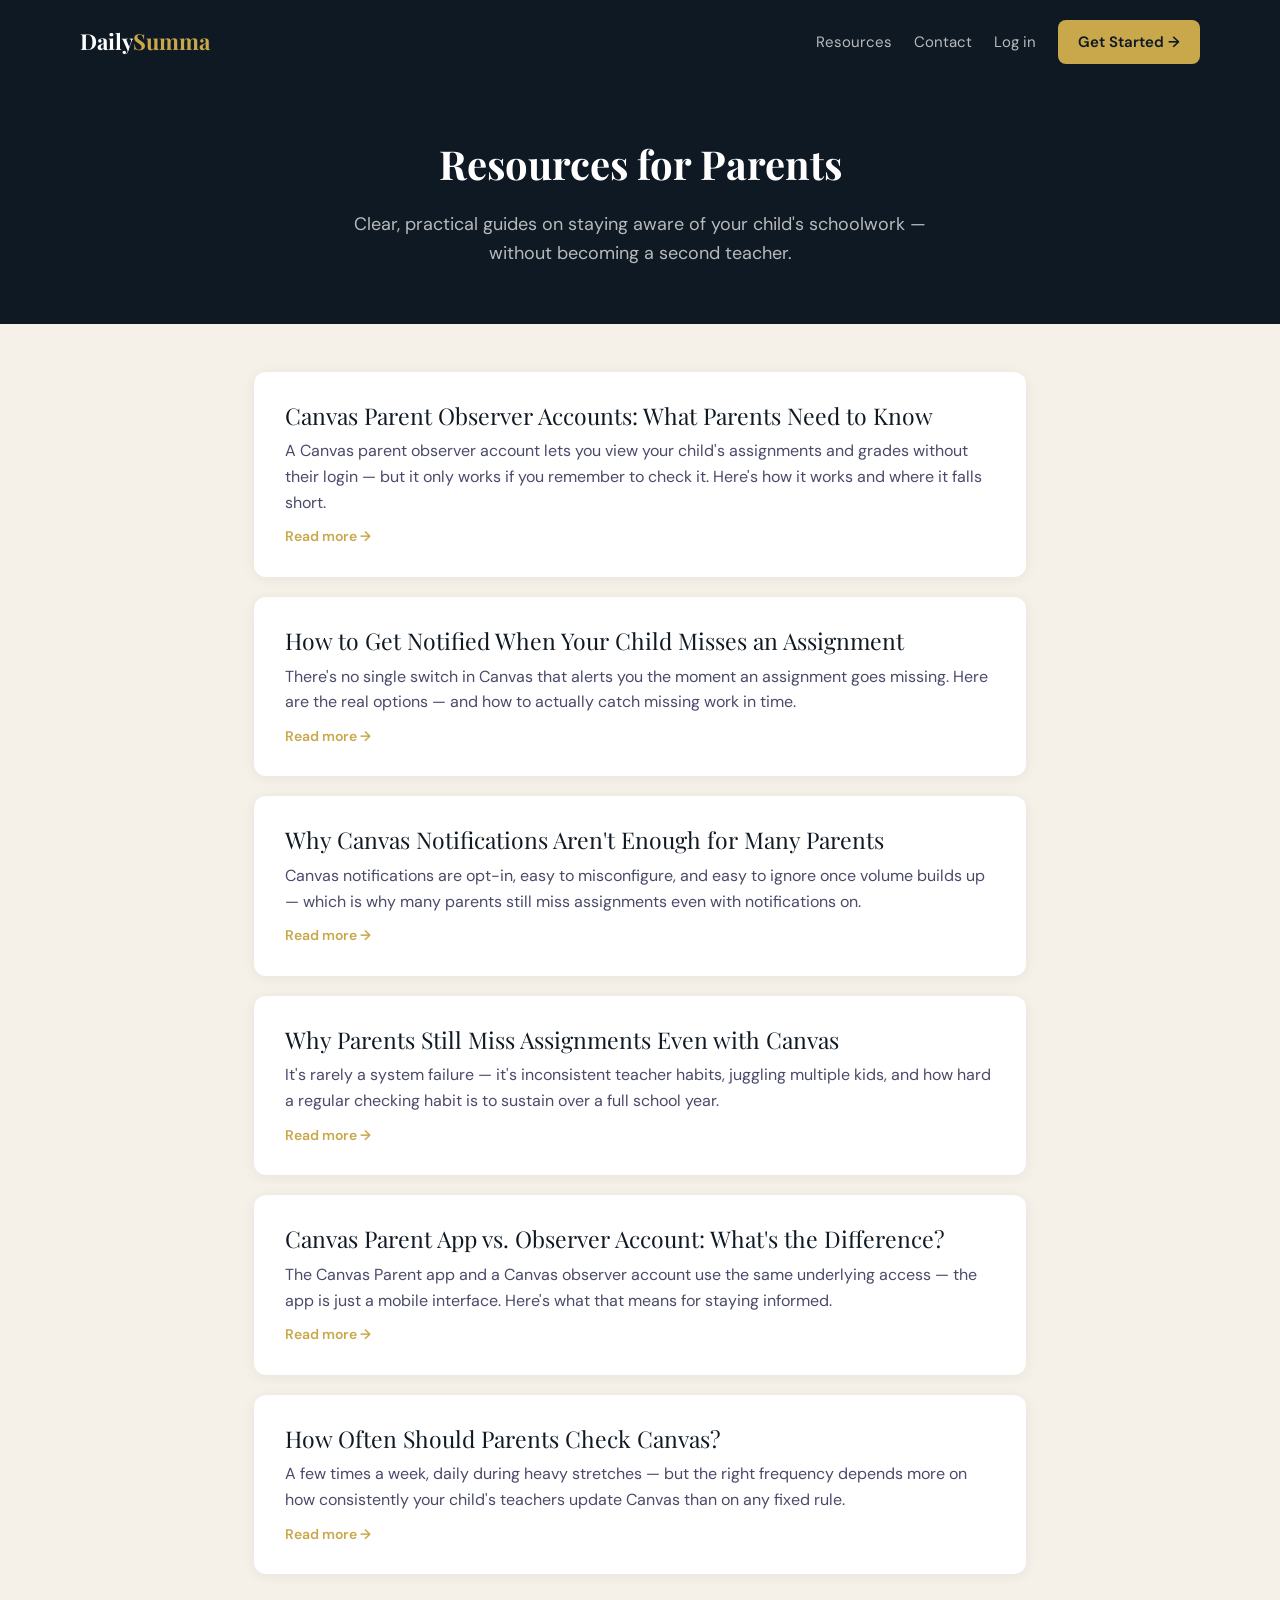
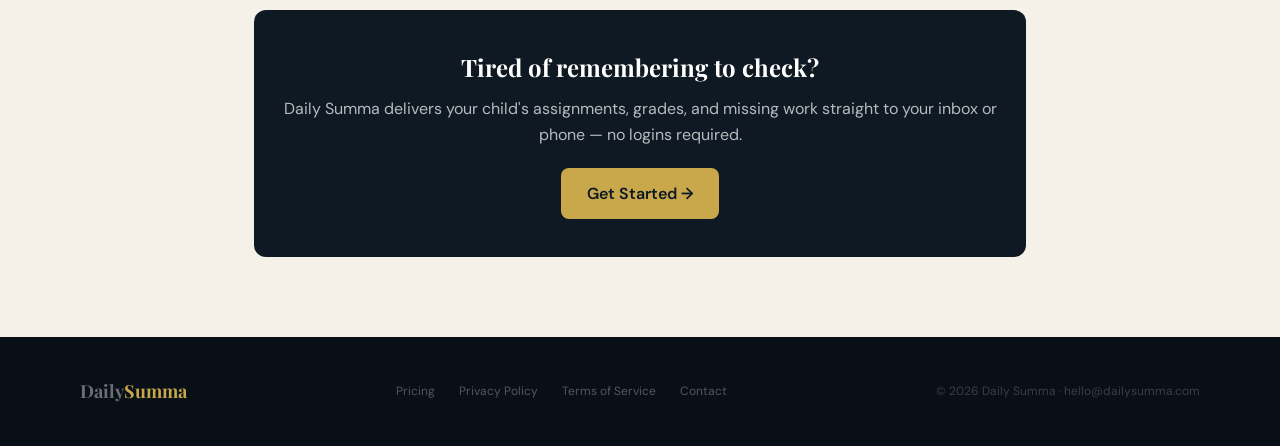
<file: resources/index.html>
<!DOCTYPE html>
<html lang="en">
<head>
<meta charset="UTF-8">
<meta name="viewport" content="width=device-width, initial-scale=1.0">
<title>Resources for Parents | Daily Summa</title>
<meta name="description" content="Clear, practical guides on staying aware of your child's schoolwork — Canvas parent accounts, missing assignments, grades, and keeping up without logging in constantly.">
<link rel="canonical" href="https://dailysumma.com/resources/">

<meta property="og:type" content="website">
<meta property="og:title" content="Resources for Parents | Daily Summa">
<meta property="og:description" content="Clear, practical guides on staying aware of your child's schoolwork.">
<meta property="og:url" content="https://dailysumma.com/resources/">
<meta property="og:site_name" content="Daily Summa">

<link href="https://fonts.googleapis.com/css2?family=Playfair+Display:ital,wght@0,400;0,700;0,900;1,400&family=DM+Sans:wght@300;400;500;600&display=swap" rel="stylesheet">

<style>
:root {
  --navy:#0f1923; --navy-mid:#162030; --gold:#c9a84c; --gold-light:#e8c96d;
  --gold-dim:#c9a84c20; --cream:#f5f0e8; --cream-dark:#ede8df;
  --text:#1a1a2e; --text-mid:#4a4a6a; --text-light:#8a8aaa; --white:#ffffff;
}
* { box-sizing:border-box; margin:0; padding:0; }
body { font-family:'DM Sans',-apple-system,BlinkMacSystemFont,sans-serif;
       background:var(--cream); color:var(--text); line-height:1.6; }
a { color:var(--gold); }

.skip-nav { position:absolute; left:-9999px; }
.skip-nav:focus { left:12px; top:12px; background:var(--navy); color:#fff; padding:8px 14px; border-radius:6px; z-index:100; }
nav { display:flex; align-items:center; justify-content:space-between;
      padding:20px 80px; background:var(--navy); }
.nav-logo { font-family:'Playfair Display',serif; font-size:22px; font-weight:700; color:#fff; text-decoration:none; }
.nav-logo span { color:var(--gold); }
.nav-actions { display:flex; align-items:center; gap:22px; }
.nav-login { color:rgba(255,255,255,0.7); text-decoration:none; font-size:15px; }
.nav-login:hover { color:#fff; }
.nav-cta { background:var(--gold); color:var(--navy); padding:10px 20px; border-radius:8px;
           text-decoration:none; font-size:15px; font-weight:600; }
.nav-cta:hover { background:var(--gold-light); }

.hub-header { background:var(--navy); padding:48px 24px 56px; text-align:center; }
.hub-header h1 { font-family:'Playfair Display',serif; font-size:40px; color:#fff; margin-bottom:14px; }
.hub-header p { font-size:18px; color:rgba(255,255,255,0.7); max-width:620px; margin:0 auto; }

.hub-wrap { max-width:820px; margin:0 auto; padding:48px 24px 80px; }

.article-card { display:block; background:var(--white); border-radius:12px; padding:28px 30px;
     margin-bottom:20px; text-decoration:none; box-shadow:0 2px 14px rgba(15,25,35,0.06);
     border:1px solid transparent; transition:border-color .15s, transform .15s; }
.article-card:hover { border-color:var(--gold); transform:translateY(-2px); }
.article-card .card-title { font-family:'Playfair Display',serif; font-size:23px; color:var(--navy);
     margin-bottom:8px; line-height:1.3; }
.article-card .card-desc { font-size:16px; color:var(--text-mid); margin-bottom:10px; }
.article-card .card-readmore { font-size:14px; color:var(--gold); font-weight:600; }

.cta-strip { text-align:center; background:var(--navy); border-radius:12px;
     padding:38px 28px; margin-top:36px; }
.cta-strip h3 { font-family:'Playfair Display',serif; font-size:24px; color:#fff; margin-bottom:10px; }
.cta-strip p { font-size:16px; color:rgba(255,255,255,0.7); margin-bottom:20px; }
.cta-strip a { background:var(--gold); color:var(--navy); padding:13px 26px; border-radius:8px;
     text-decoration:none; font-weight:600; font-size:16px; display:inline-block; }
.cta-strip a:hover { background:var(--gold-light); }

footer { padding:40px 80px; background:#080f17; display:flex; align-items:center;
     justify-content:space-between; flex-wrap:wrap; gap:16px; }
.footer-logo { font-family:'Playfair Display',serif; font-size:18px; font-weight:700; color:rgba(255,255,255,0.4); }
.footer-logo span { color:var(--gold); }
.footer-links { display:flex; gap:24px; flex-wrap:wrap; }
.footer-links a { font-size:12px; color:rgba(255,255,255,0.3); text-decoration:none; }
.footer-text { font-size:12px; color:rgba(255,255,255,0.2); }

@media (max-width:768px) {
  nav { padding:16px 22px; }
  footer { padding:30px 22px; }
  .hub-header h1 { font-size:30px; }
  .hub-wrap { padding:32px 20px 60px; }
}
</style>
  <link rel="stylesheet" href="/nav.css">
</head>
<body>
<a href="#main-content" class="skip-nav">Skip to main content</a>

<nav>
  <div class="nav-top">
    <a href="/" class="nav-logo">Daily<span>Summa</span></a>
    <a href="/signup" class="nav-cta nav-cta-mobile">Get Started &rarr;</a>
  </div>
  <div class="nav-actions">
    <a href="/resources/" class="nav-login">Resources</a>
    <a href="/contact" class="nav-login">Contact</a>
    <a href="/login" class="nav-login">Log in</a>
    <a href="/signup" class="nav-cta nav-cta-desktop">Get Started →</a>
  </div>
</nav>

<div class="hub-header">
  <h1>Resources for Parents</h1>
  <p>Clear, practical guides on staying aware of your child's schoolwork — without becoming a second teacher.</p>
</div>

<main class="hub-wrap" id="main-content">

  <!-- ============================================================
       ARTICLE LIST — newest first.
       To add a new article: copy ONE <a class="article-card"> block,
       paste it at the TOP of this list, and update href/title/desc.
       ============================================================ -->

  <a class="article-card" href="/resources/canvas-parent-observer-accounts.html">
    <div class="card-title">Canvas Parent Observer Accounts: What Parents Need to Know</div>
    <div class="card-desc">A Canvas parent observer account lets you view your child's assignments and grades without their login — but it only works if you remember to check it. Here's how it works and where it falls short.</div>
    <div class="card-readmore">Read more &rarr;</div>
  </a>

  <a class="article-card" href="/resources/missing-assignment-alerts.html">
    <div class="card-title">How to Get Notified When Your Child Misses an Assignment</div>
    <div class="card-desc">There's no single switch in Canvas that alerts you the moment an assignment goes missing. Here are the real options — and how to actually catch missing work in time.</div>
    <div class="card-readmore">Read more &rarr;</div>
  </a>

  <a class="article-card" href="/resources/canvas-notifications-not-enough.html">
    <div class="card-title">Why Canvas Notifications Aren't Enough for Many Parents</div>
    <div class="card-desc">Canvas notifications are opt-in, easy to misconfigure, and easy to ignore once volume builds up — which is why many parents still miss assignments even with notifications on.</div>
    <div class="card-readmore">Read more &rarr;</div>
  </a>

  <a class="article-card" href="/resources/why-parents-still-miss-assignments.html">
    <div class="card-title">Why Parents Still Miss Assignments Even with Canvas</div>
    <div class="card-desc">It's rarely a system failure — it's inconsistent teacher habits, juggling multiple kids, and how hard a regular checking habit is to sustain over a full school year.</div>
    <div class="card-readmore">Read more &rarr;</div>
  </a>

  <a class="article-card" href="/resources/canvas-app-vs-observer.html">
    <div class="card-title">Canvas Parent App vs. Observer Account: What's the Difference?</div>
    <div class="card-desc">The Canvas Parent app and a Canvas observer account use the same underlying access — the app is just a mobile interface. Here's what that means for staying informed.</div>
    <div class="card-readmore">Read more &rarr;</div>
  </a>

  <a class="article-card" href="/resources/how-often-check-canvas.html">
    <div class="card-title">How Often Should Parents Check Canvas?</div>
    <div class="card-desc">A few times a week, daily during heavy stretches — but the right frequency depends more on how consistently your child's teachers update Canvas than on any fixed rule.</div>
    <div class="card-readmore">Read more &rarr;</div>
  </a>

  <!-- next article cards go above this line -->

  <div class="cta-strip">
    <h3>Tired of remembering to check?</h3>
    <p>Daily Summa delivers your child's assignments, grades, and missing work straight to your inbox or phone — no logins required.</p>
    <a href="/signup">Get Started &rarr;</a>
  </div>

</main>

<footer>
  <div class="footer-logo">Daily<span>Summa</span></div>
  <div class="footer-links">
    <a href="/pricing">Pricing</a>
    <a href="/privacy">Privacy Policy</a>
    <a href="/terms">Terms of Service</a>
    <a href="mailto:hello@dailysumma.com">Contact</a>
  </div>
  <div class="footer-text">© 2026 Daily Summa · hello@dailysumma.com</div>
</footer>
</body>
</html>
</file>
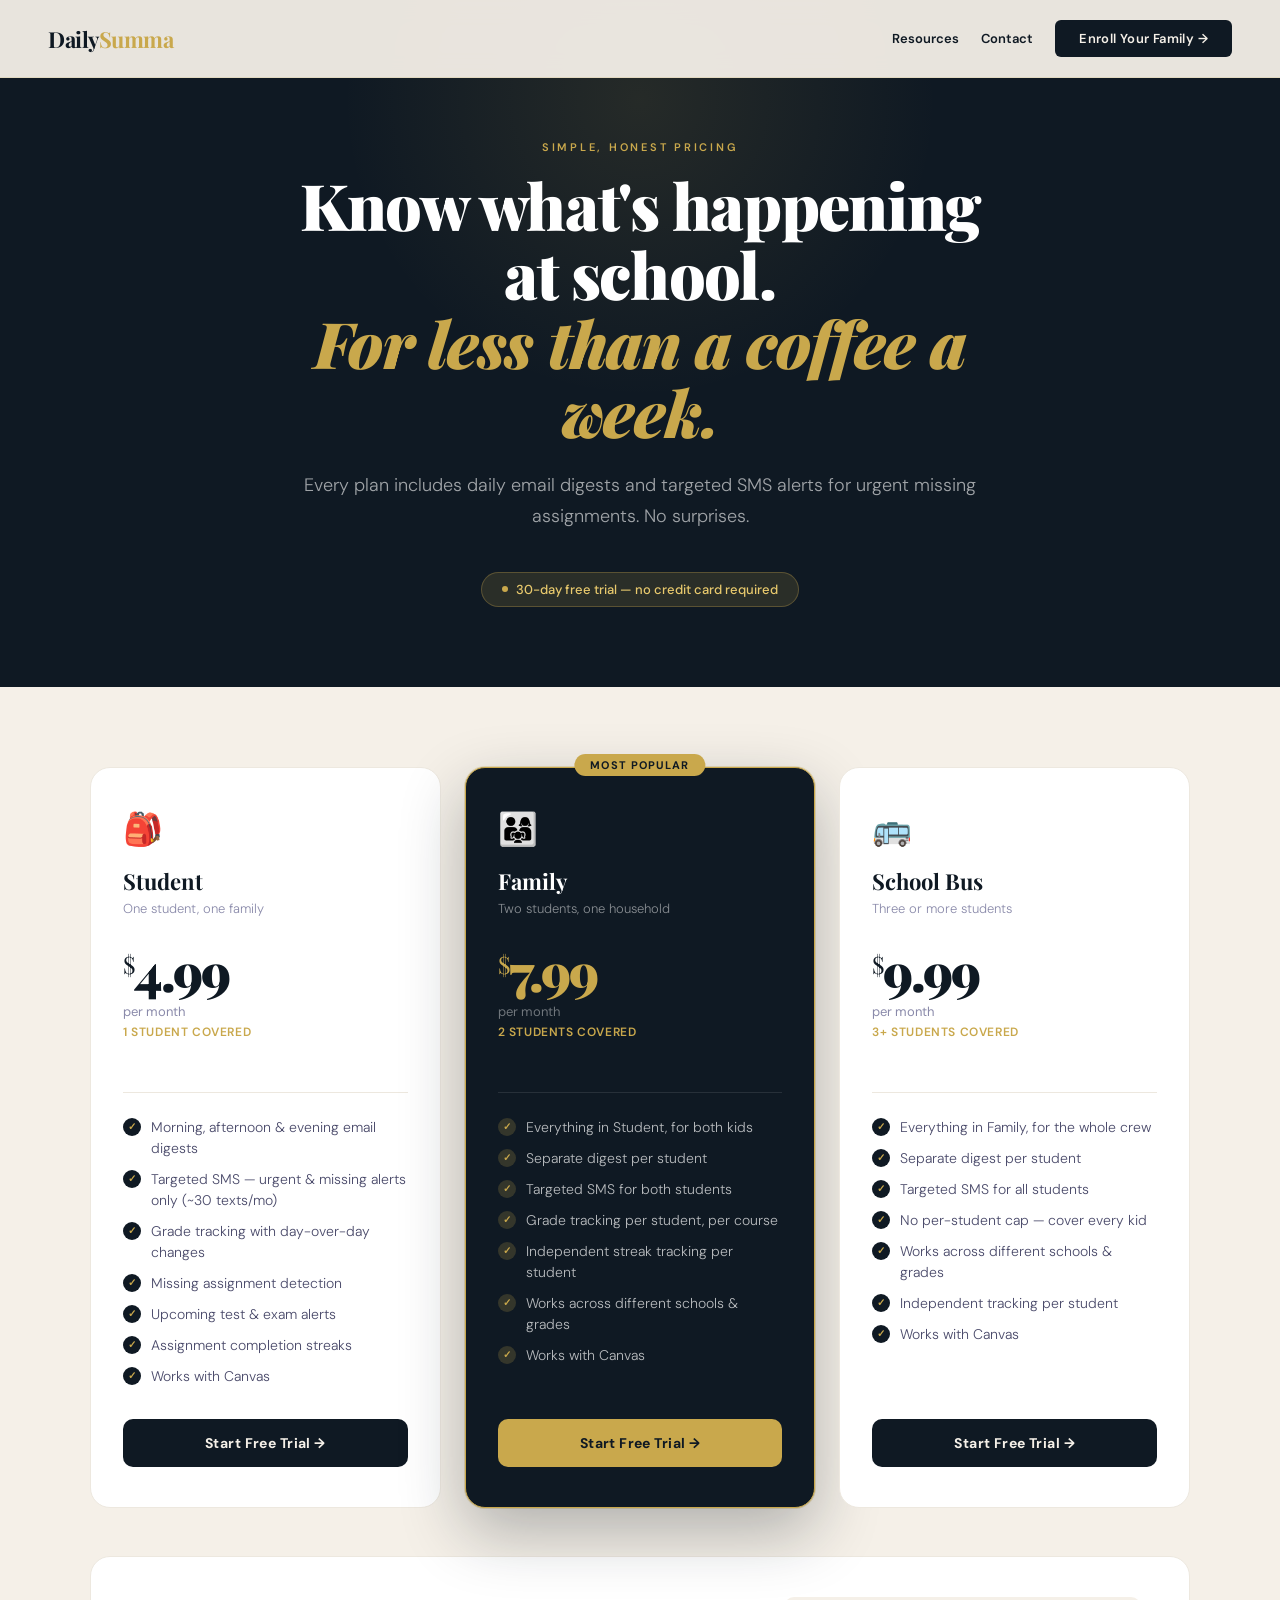
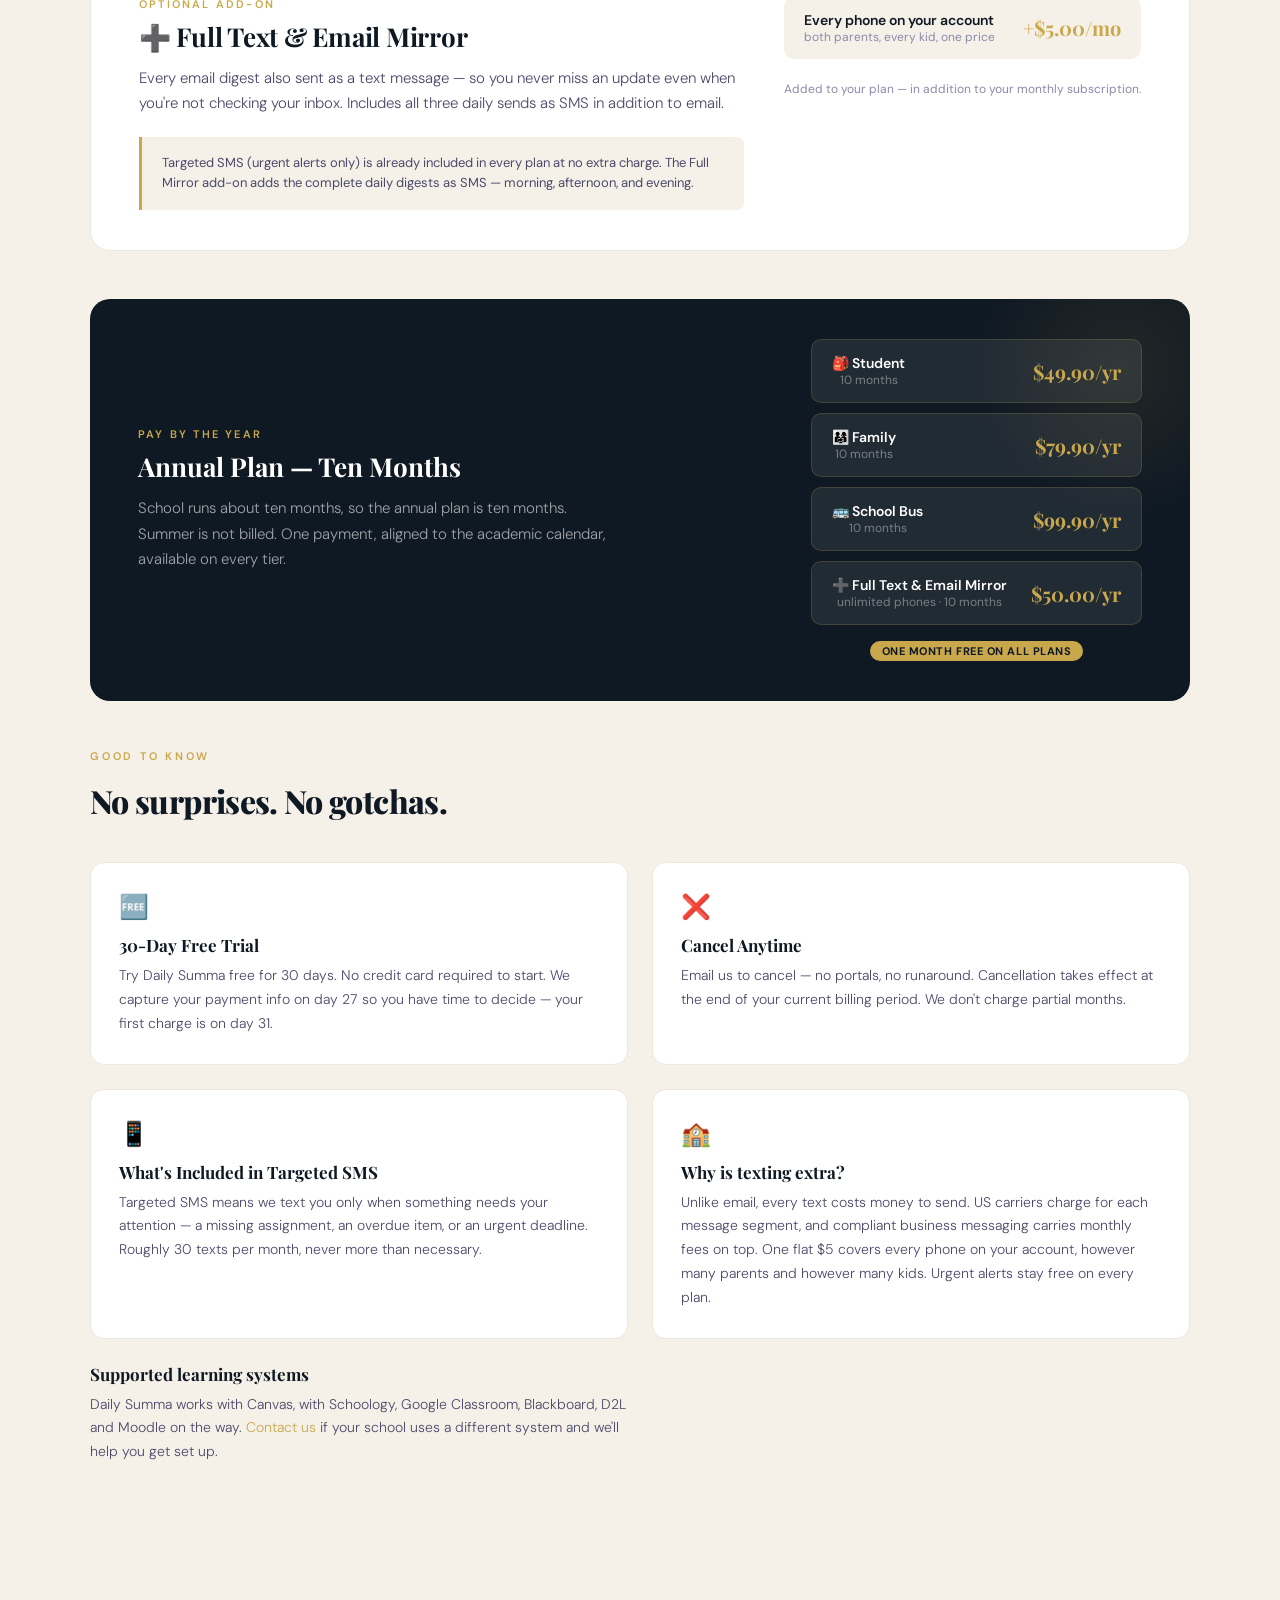
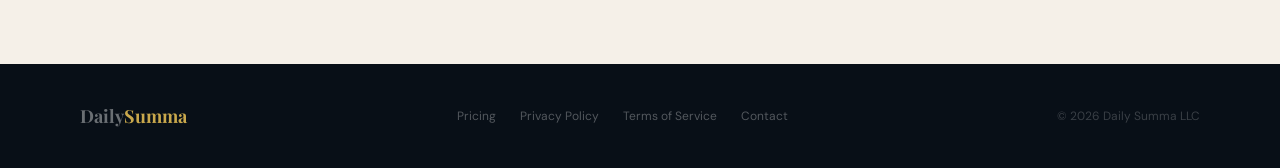
<file: pricing.html>
<!DOCTYPE html>
<html lang="en">
<head>
<meta charset="UTF-8">
<meta name="viewport" content="width=device-width, initial-scale=1.0">
<title>Pricing — Daily Summa</title>
<link href="https://fonts.googleapis.com/css2?family=Playfair+Display:ital,wght@0,400;0,700;0,900;1,400;1,700&family=DM+Sans:wght@300;400;500;600&display=swap" rel="stylesheet">
<style>
  :root {
    --navy: #0f1923;
    --navy-mid: #162030;
    --gold: #c9a84c;
    --gold-light: #e8c96d;
    --gold-dim: #c9a84c20;
    --cream: #f5f0e8;
    --cream-dark: #ede8df;
    --text: #1a1a2e;
    --text-mid: #4a4a6a;
    --text-light: #8a8aaa;
    --white: #ffffff;
    --green: #2d6a4f;
  }
  * { margin: 0; padding: 0; box-sizing: border-box; }
  html { scroll-behavior: smooth; }
  body { font-family: 'DM Sans', sans-serif; background: var(--cream); color: var(--text); overflow-x: hidden; }

  /* NAV */
  nav {
    position: fixed; top: 0; left: 0; right: 0; z-index: 100;
    padding: 20px 48px;
    display: flex; align-items: center; justify-content: space-between;
    background: rgba(245,240,232,0.95);
    backdrop-filter: blur(12px);
    border-bottom: 1px solid rgba(201,168,76,0.2);
  }
  .nav-logo { font-family: 'Playfair Display', serif; font-size: 22px; font-weight: 700; color: var(--navy); text-decoration: none; letter-spacing: -0.02em; }
  .nav-logo span { color: var(--gold); }
  .nav-cta { background: var(--navy); color: var(--cream); padding: 10px 24px; border-radius: 6px; font-size: 13px; font-weight: 600; letter-spacing: 0.03em; text-decoration: none; transition: all 0.2s; }
  .nav-cta:hover { background: var(--gold); color: var(--navy); }

  /* HERO */
  .hero {
    background: var(--navy); padding: 140px 80px 80px;
    position: relative; overflow: hidden; text-align: center;
  }
  .hero::before {
    content: ''; position: absolute; top: -200px; left: 50%; transform: translateX(-50%);
    width: 600px; height: 600px;
    background: radial-gradient(circle, rgba(201,168,76,0.12) 0%, transparent 70%);
    pointer-events: none;
  }
  .hero-inner { max-width: 700px; margin: 0 auto; position: relative; z-index: 1; }
  .hero-label { font-size: 11px; letter-spacing: 0.25em; text-transform: uppercase; color: var(--gold); font-weight: 600; margin-bottom: 16px; }
  .hero-title { font-family: 'Playfair Display', serif; font-size: clamp(40px, 5vw, 64px); font-weight: 900; color: var(--white); line-height: 1.08; letter-spacing: -0.02em; margin-bottom: 24px; }
  .hero-title em { font-style: italic; color: var(--gold); }
  .hero-sub { font-size: 18px; color: rgba(255,255,255,0.6); line-height: 1.7; font-weight: 300; margin-bottom: 40px; }
  .trial-badge {
    display: inline-flex; align-items: center; gap: 8px;
    background: rgba(201,168,76,0.15); border: 1px solid rgba(201,168,76,0.3);
    border-radius: 100px; padding: 8px 20px;
    font-size: 13px; color: var(--gold-light); font-weight: 500;
  }
  .trial-dot { width: 6px; height: 6px; border-radius: 50%; background: var(--gold); animation: pulse 2s infinite; }
  @keyframes pulse { 0%,100% { opacity:1; transform:scale(1); } 50% { opacity:0.6; transform:scale(0.8); } }

  /* PRICING SECTION */
  .pricing { padding: 80px 48px 120px; }
  .pricing-inner { max-width: 1100px; margin: 0 auto; }

  .plans-grid {
    display: grid; grid-template-columns: repeat(3, 1fr); gap: 24px;
    margin-bottom: 48px;
  }

  .plan-card {
    background: var(--white); border: 1px solid var(--cream-dark);
    border-radius: 20px; padding: 40px 32px;
    position: relative; transition: all 0.3s;
    display: flex; flex-direction: column;
  }
  .plan-card:hover { transform: translateY(-4px); box-shadow: 0 24px 64px rgba(15,25,35,0.12); border-color: rgba(201,168,76,0.4); }
  .plan-card.featured {
    background: var(--navy); border-color: var(--gold);
    box-shadow: 0 24px 64px rgba(15,25,35,0.3), 0 0 0 1px rgba(201,168,76,0.3);
  }
  .plan-card.featured:hover { transform: translateY(-6px); box-shadow: 0 32px 80px rgba(15,25,35,0.4), 0 0 0 1px rgba(201,168,76,0.5); }

  .plan-badge {
    position: absolute; top: -14px; left: 50%; transform: translateX(-50%);
    background: var(--gold); color: var(--navy);
    font-size: 11px; font-weight: 700; letter-spacing: 0.1em; text-transform: uppercase;
    padding: 4px 16px; border-radius: 100px; white-space: nowrap;
  }

  .plan-icon { font-size: 32px; margin-bottom: 16px; display: block; }
  .plan-name { font-family: 'Playfair Display', serif; font-size: 22px; font-weight: 700; color: var(--navy); margin-bottom: 4px; }
  .plan-card.featured .plan-name { color: var(--white); }
  .plan-tagline { font-size: 13px; color: var(--text-light); margin-bottom: 28px; font-weight: 300; }
  .plan-card.featured .plan-tagline { color: rgba(255,255,255,0.5); }

  .plan-price { margin-bottom: 28px; }
  .plan-amount { font-family: 'Playfair Display', serif; font-size: 52px; font-weight: 900; color: var(--navy); letter-spacing: -0.04em; line-height: 1; }
  .plan-card.featured .plan-amount { color: var(--gold); }
  .plan-amount sup { font-size: 24px; vertical-align: super; font-weight: 400; }
  .plan-period { font-size: 13px; color: var(--text-light); margin-top: 6px; }
  .plan-card.featured .plan-period { color: rgba(255,255,255,0.4); }
  .plan-kids { font-size: 12px; font-weight: 600; color: var(--gold); margin-top: 4px; letter-spacing: 0.05em; text-transform: uppercase; }

  .plan-divider { height: 1px; background: var(--cream-dark); margin: 24px 0; }
  .plan-card.featured .plan-divider { background: rgba(255,255,255,0.1); }

  .plan-features { display: flex; flex-direction: column; gap: 10px; flex: 1; }
  .plan-feature { display: flex; align-items: flex-start; gap: 10px; font-size: 14px; color: var(--text-mid); line-height: 1.5; font-weight: 300; }
  .plan-card.featured .plan-feature { color: rgba(255,255,255,0.7); }
  .feature-check { width: 18px; height: 18px; border-radius: 50%; background: var(--navy); display: flex; align-items: center; justify-content: center; flex-shrink: 0; margin-top: 1px; }
  .plan-card.featured .feature-check { background: rgba(201,168,76,0.2); }
  .feature-check::after { content: '✓'; color: var(--gold); font-size: 10px; font-weight: 700; }

  .plan-cta {
    display: block; text-align: center; margin-top: 32px;
    background: var(--navy); color: var(--cream);
    padding: 15px 32px; border-radius: 10px;
    font-size: 14px; font-weight: 700; text-decoration: none;
    transition: all 0.25s; letter-spacing: 0.03em;
  }
  .plan-cta:hover { background: var(--gold); color: var(--navy); transform: translateY(-2px); }
  .plan-card.featured .plan-cta { background: var(--gold); color: var(--navy); }
  .plan-card.featured .plan-cta:hover { background: var(--gold-light); }

  /* SMS ADD-ON */
  .addon-section {
    background: var(--white); border: 1px solid var(--cream-dark);
    border-radius: 20px; padding: 40px 48px; margin-bottom: 48px;
  }
  .addon-header { display: flex; align-items: flex-start; justify-content: space-between; gap: 40px; flex-wrap: wrap; }
  .addon-left { flex: 1; min-width: 280px; }
  .addon-label { font-size: 11px; letter-spacing: 0.2em; text-transform: uppercase; color: var(--gold); font-weight: 600; margin-bottom: 8px; }
  .addon-title { font-family: 'Playfair Display', serif; font-size: 26px; font-weight: 700; color: var(--navy); margin-bottom: 12px; letter-spacing: -0.01em; }
  .addon-desc { font-size: 15px; color: var(--text-mid); line-height: 1.7; font-weight: 300; }
  .addon-prices { display: flex; flex-direction: column; gap: 12px; }
  .addon-price-row { display: flex; align-items: center; justify-content: space-between; gap: 24px; padding: 14px 20px; background: var(--cream); border-radius: 10px; min-width: 280px; }
  .addon-plan-name { font-size: 14px; font-weight: 600; color: var(--navy); }
  .addon-plan-total { font-family: 'Playfair Display', serif; font-size: 20px; font-weight: 700; color: var(--gold); }
  .addon-plan-add { font-size: 12px; color: var(--text-light); }
  .addon-note { margin-top: 20px; padding: 16px 20px; background: var(--cream); border-left: 3px solid var(--gold); border-radius: 0 8px 8px 0; font-size: 13px; color: var(--text-mid); line-height: 1.6; }

  /* ANNUAL */
  .annual-section {
    background: var(--navy); border-radius: 20px; padding: 40px 48px;
    display: flex; align-items: center; justify-content: space-between; gap: 40px; flex-wrap: wrap;
    margin-bottom: 48px; position: relative; overflow: hidden;
  }
  .annual-section::before {
    content: ''; position: absolute; right: -80px; top: -80px;
    width: 300px; height: 300px;
    background: radial-gradient(circle, rgba(201,168,76,0.1) 0%, transparent 70%);
    pointer-events: none;
  }
  .annual-left { position: relative; z-index: 1; }
  .annual-label { font-size: 11px; letter-spacing: 0.2em; text-transform: uppercase; color: var(--gold); font-weight: 600; margin-bottom: 8px; }
  .annual-title { font-family: 'Playfair Display', serif; font-size: 26px; font-weight: 700; color: var(--white); margin-bottom: 12px; }
  .annual-desc { font-size: 15px; color: rgba(255,255,255,0.6); line-height: 1.7; font-weight: 300; max-width: 480px; }
  .annual-right { position: relative; z-index: 1; text-align: center; }
  .annual-amount { font-family: 'Playfair Display', serif; font-size: 56px; font-weight: 900; color: var(--gold); letter-spacing: -0.04em; line-height: 1; }
  .annual-amount sup { font-size: 24px; vertical-align: super; font-weight: 400; }
  .annual-sub { font-size: 13px; color: rgba(255,255,255,0.4); margin-top: 4px; }
  .annual-save { display: inline-block; background: var(--gold); color: var(--navy); font-size: 11px; font-weight: 700; padding: 3px 12px; border-radius: 100px; margin-top: 8px; letter-spacing: 0.05em; }

  /* FAQ / NOTES */
  .notes-section { margin-bottom: 80px; }
  .notes-label { font-size: 11px; letter-spacing: 0.25em; text-transform: uppercase; color: var(--gold); font-weight: 600; margin-bottom: 16px; }
  .notes-title { font-family: 'Playfair Display', serif; font-size: 32px; font-weight: 800; color: var(--navy); margin-bottom: 40px; letter-spacing: -0.02em; }
  .notes-grid { display: grid; grid-template-columns: repeat(2, 1fr); gap: 24px; }
  .note-card { background: var(--white); border: 1px solid var(--cream-dark); border-radius: 14px; padding: 28px 28px; }
  .note-icon { font-size: 24px; margin-bottom: 12px; display: block; }
  .note-title { font-family: 'Playfair Display', serif; font-size: 17px; font-weight: 700; color: var(--navy); margin-bottom: 8px; }
  .note-desc { font-size: 14px; color: var(--text-mid); line-height: 1.7; font-weight: 300; }

  /* FOOTER */
  footer { background: #080f17; padding: 40px 80px; display: flex; align-items: center; justify-content: space-between; flex-wrap: wrap; gap: 16px; }
  .footer-logo { font-family: 'Playfair Display', serif; font-size: 18px; font-weight: 700; color: rgba(255,255,255,0.4); }
  .footer-logo span { color: var(--gold); }
  .footer-links { display: flex; gap: 24px; }
  .footer-links a { font-size: 12px; color: rgba(255,255,255,0.3); text-decoration: none; transition: color 0.2s; }
  .footer-links a:hover { color: var(--gold); }
  .footer-copy { font-size: 12px; color: rgba(255,255,255,0.2); }

  /* RESPONSIVE */
  @media (max-width: 1024px) {
    .plans-grid { grid-template-columns: 1fr; max-width: 480px; margin: 0 auto 48px; }
    .notes-grid { grid-template-columns: 1fr; }
    .addon-header { flex-direction: column; }
    .annual-section { flex-direction: column; text-align: center; }
  }
  @media (max-width: 768px) {
    nav { padding: 14px 20px; }
    .hero { padding: 100px 24px 56px; }
    .pricing { padding: 56px 24px 80px; }
    .addon-section { padding: 28px 24px; }
    .annual-section { padding: 28px 24px; }
    footer { padding: 28px 24px; flex-direction: column; text-align: center; }
  }
</style>
  <link rel="stylesheet" href="/nav.css">
</head>
<body>

<nav>
  <a href="/" class="nav-logo">Daily<span>Summa</span></a>
  <span style="display:flex; gap:22px; align-items:center;">
    <a href="/resources/" style="color:var(--navy); text-decoration:none; font-size:13px; font-weight:600;">Resources</a>
    <a href="/contact" style="color:var(--navy); text-decoration:none; font-size:13px; font-weight:600;">Contact</a>
    <a href="/#enroll" class="nav-cta">Enroll Your Family →</a>
  </span>
</nav>

<section class="hero">
  <div class="hero-inner">
    <div class="hero-label">Simple, Honest Pricing</div>
    <h1 class="hero-title">Know what's happening at school.<br><em>For less than a coffee a week.</em></h1>
    <p class="hero-sub">Every plan includes daily email digests and targeted SMS alerts for urgent missing assignments. No surprises.</p>
    <div class="trial-badge">
      <div class="trial-dot"></div>
      <span>30-day free trial — no credit card required</span>
    </div>
  </div>
</section>

<section class="pricing">
  <div class="pricing-inner">

    <!-- PLAN CARDS -->
    <div class="plans-grid">

      <!-- Student -->
      <div class="plan-card">
        <span class="plan-icon">🎒</span>
        <div class="plan-name">Student</div>
        <div class="plan-tagline">One student, one family</div>
        <div class="plan-price">
          <div class="plan-amount"><sup>$</sup>4.99</div>
          <div class="plan-period">per month</div>
          <div class="plan-kids">1 student covered</div>
        </div>
        <div class="plan-divider"></div>
        <div class="plan-features">
          <div class="plan-feature"><div class="feature-check"></div>Morning, afternoon &amp; evening email digests</div>
          <div class="plan-feature"><div class="feature-check"></div>Targeted SMS — urgent &amp; missing alerts only (~30 texts/mo)</div>
          <div class="plan-feature"><div class="feature-check"></div>Grade tracking with day-over-day changes</div>
          <div class="plan-feature"><div class="feature-check"></div>Missing assignment detection</div>
          <div class="plan-feature"><div class="feature-check"></div>Upcoming test &amp; exam alerts</div>
          <div class="plan-feature"><div class="feature-check"></div>Assignment completion streaks</div>
          <div class="plan-feature"><div class="feature-check"></div>Works with Canvas</div>
        </div>
        <a href="/#enroll" class="plan-cta">Start Free Trial →</a>
      </div>

      <!-- Family — Featured -->
      <div class="plan-card featured">
        <div class="plan-badge">Most Popular</div>
        <span class="plan-icon">👨‍👩‍👧</span>
        <div class="plan-name">Family</div>
        <div class="plan-tagline">Two students, one household</div>
        <div class="plan-price">
          <div class="plan-amount"><sup>$</sup>7.99</div>
          <div class="plan-period">per month</div>
          <div class="plan-kids">2 students covered</div>
        </div>
        <div class="plan-divider"></div>
        <div class="plan-features">
          <div class="plan-feature"><div class="feature-check"></div>Everything in Student, for both kids</div>
          <div class="plan-feature"><div class="feature-check"></div>Separate digest per student</div>
          <div class="plan-feature"><div class="feature-check"></div>Targeted SMS for both students</div>
          <div class="plan-feature"><div class="feature-check"></div>Grade tracking per student, per course</div>
          <div class="plan-feature"><div class="feature-check"></div>Independent streak tracking per student</div>
          <div class="plan-feature"><div class="feature-check"></div>Works across different schools &amp; grades</div>
          <div class="plan-feature"><div class="feature-check"></div>Works with Canvas</div>
        </div>
        <a href="/#enroll" class="plan-cta">Start Free Trial →</a>
      </div>

      <!-- School Bus -->
      <div class="plan-card">
        <span class="plan-icon">🚌</span>
        <div class="plan-name">School Bus</div>
        <div class="plan-tagline">Three or more students</div>
        <div class="plan-price">
          <div class="plan-amount"><sup>$</sup>9.99</div>
          <div class="plan-period">per month</div>
          <div class="plan-kids">3+ students covered</div>
        </div>
        <div class="plan-divider"></div>
        <div class="plan-features">
          <div class="plan-feature"><div class="feature-check"></div>Everything in Family, for the whole crew</div>
          <div class="plan-feature"><div class="feature-check"></div>Separate digest per student</div>
          <div class="plan-feature"><div class="feature-check"></div>Targeted SMS for all students</div>
          <div class="plan-feature"><div class="feature-check"></div>No per-student cap — cover every kid</div>
          <div class="plan-feature"><div class="feature-check"></div>Works across different schools &amp; grades</div>
          <div class="plan-feature"><div class="feature-check"></div>Independent tracking per student</div>
          <div class="plan-feature"><div class="feature-check"></div>Works with Canvas</div>
        </div>
        <a href="/#enroll" class="plan-cta">Start Free Trial →</a>
      </div>

    </div>

    <!-- SMS ADD-ON -->
    <div class="addon-section">
      <div class="addon-header">
        <div class="addon-left">
          <div class="addon-label">Optional Add-On</div>
          <div class="addon-title">➕ Full Text &amp; Email Mirror</div>
          <div class="addon-desc">Every email digest also sent as a text message — so you never miss an update even when you're not checking your inbox. Includes all three daily sends as SMS in addition to email.</div>
          <div class="addon-note">Targeted SMS (urgent alerts only) is already included in every plan at no extra charge. The Full Mirror add-on adds the complete daily digests as SMS — morning, afternoon, and evening.</div>
        </div>
        <div class="addon-prices">
          <div class="addon-price-row">
            <div>
              <div class="addon-plan-name">Every phone on your account</div>
              <div class="addon-plan-add">both parents, every kid, one price</div>
            </div>
            <div class="addon-plan-total">+$5.00/mo</div>
          </div>
          <div class="addon-plan-add" style="margin-top:10px; text-align:right;">Added to your plan &mdash; in addition to your monthly subscription.</div>
        </div>
      </div>
    </div>

    <!-- ANNUAL -->
    <div class="annual-section">
      <div class="annual-left">
        <div class="annual-label">Pay by the year</div>
        <div class="annual-title">Annual Plan — Ten Months</div>
        <div class="annual-desc">School runs about ten months, so the annual plan is ten months. Summer is not billed. One payment, aligned to the academic calendar, available on every tier.</div>
      </div>
      <div class="annual-right">
        <div class="addon-prices" style="gap:10px;">
          <div class="addon-price-row" style="background:rgba(255,255,255,0.08); border:1px solid rgba(201,168,76,0.2);">
            <div>
              <div class="addon-plan-name" style="color:var(--white);">🎒 Student</div>
              <div class="addon-plan-add" style="color:rgba(255,255,255,0.4);">10 months</div>
            </div>
            <div class="addon-plan-total">$49.90/yr</div>
          </div>
          <div class="addon-price-row" style="background:rgba(255,255,255,0.08); border:1px solid rgba(201,168,76,0.2);">
            <div>
              <div class="addon-plan-name" style="color:var(--white);">👨‍👩‍👧 Family</div>
              <div class="addon-plan-add" style="color:rgba(255,255,255,0.4);">10 months</div>
            </div>
            <div class="addon-plan-total">$79.90/yr</div>
          </div>
          <div class="addon-price-row" style="background:rgba(255,255,255,0.08); border:1px solid rgba(201,168,76,0.2);">
            <div>
              <div class="addon-plan-name" style="color:var(--white);">🚌 School Bus</div>
              <div class="addon-plan-add" style="color:rgba(255,255,255,0.4);">10 months</div>
            </div>
            <div class="addon-plan-total">$99.90/yr</div>
          </div>
          <div class="addon-price-row" style="background:rgba(255,255,255,0.08); border:1px solid rgba(201,168,76,0.2);">
            <div>
              <div class="addon-plan-name" style="color:var(--white);">➕ Full Text &amp; Email Mirror</div>
              <div class="addon-plan-add" style="color:rgba(255,255,255,0.4);">unlimited phones &middot; 10 months</div>
            </div>
            <div class="addon-plan-total">$50.00/yr</div>
          </div>
        </div>
        <div class="annual-save" style="margin-top:16px;">ONE MONTH FREE ON ALL PLANS</div>
      </div>
    </div>

    <!-- NOTES -->
    <div class="notes-section">
      <div class="notes-label">Good to Know</div>
      <div class="notes-title">No surprises. No gotchas.</div>
      <div class="notes-grid">
        <div class="note-card">
          <span class="note-icon">🆓</span>
          <div class="note-title">30-Day Free Trial</div>
          <div class="note-desc">Try Daily Summa free for 30 days. No credit card required to start. We capture your payment info on day 27 so you have time to decide — your first charge is on day 31.</div>
        </div>
        <div class="note-card">
          <span class="note-icon">❌</span>
          <div class="note-title">Cancel Anytime</div>
          <div class="note-desc">Email us to cancel — no portals, no runaround. Cancellation takes effect at the end of your current billing period. We don't charge partial months.</div>
        </div>
        <div class="note-card">
          <span class="note-icon">📱</span>
          <div class="note-title">What's Included in Targeted SMS</div>
          <div class="note-desc">Targeted SMS means we text you only when something needs your attention — a missing assignment, an overdue item, or an urgent deadline. Roughly 30 texts per month, never more than necessary.</div>
        </div>
        <div class="note-card">
          <span class="note-icon">🏫</span>
          <div class="note-title">Why is texting extra?</div>
          <div class="note-desc">Unlike email, every text costs money to send. US carriers charge for each message segment, and compliant business messaging carries monthly fees on top. One flat $5 covers every phone on your account, however many parents and however many kids. Urgent alerts stay free on every plan.</div>
        </div>
        <div class="pricing-note">
          <div class="note-title">Supported learning systems</div>
          <div class="note-desc">Daily Summa works with Canvas, with Schoology, Google Classroom, Blackboard, D2L and Moodle on the way. <a href="mailto:hello@dailysumma.com" style="color:var(--gold); text-decoration:none;">Contact us</a> if your school uses a different system and we'll help you get set up.</div>
        </div>
      </div>
    </div>

  </div>
</section>

<footer>
  <div class="footer-logo">Daily<span>Summa</span></div>
  <div class="footer-links">
    <a href="/pricing">Pricing</a>
    <a href="/privacy">Privacy Policy</a>
    <a href="/terms">Terms of Service</a>
    <a href="mailto:hello@dailysumma.com">Contact</a>
  </div>
  <div class="footer-copy">© 2026 Daily Summa LLC</div>
</footer>

</body>
</html>
</file>
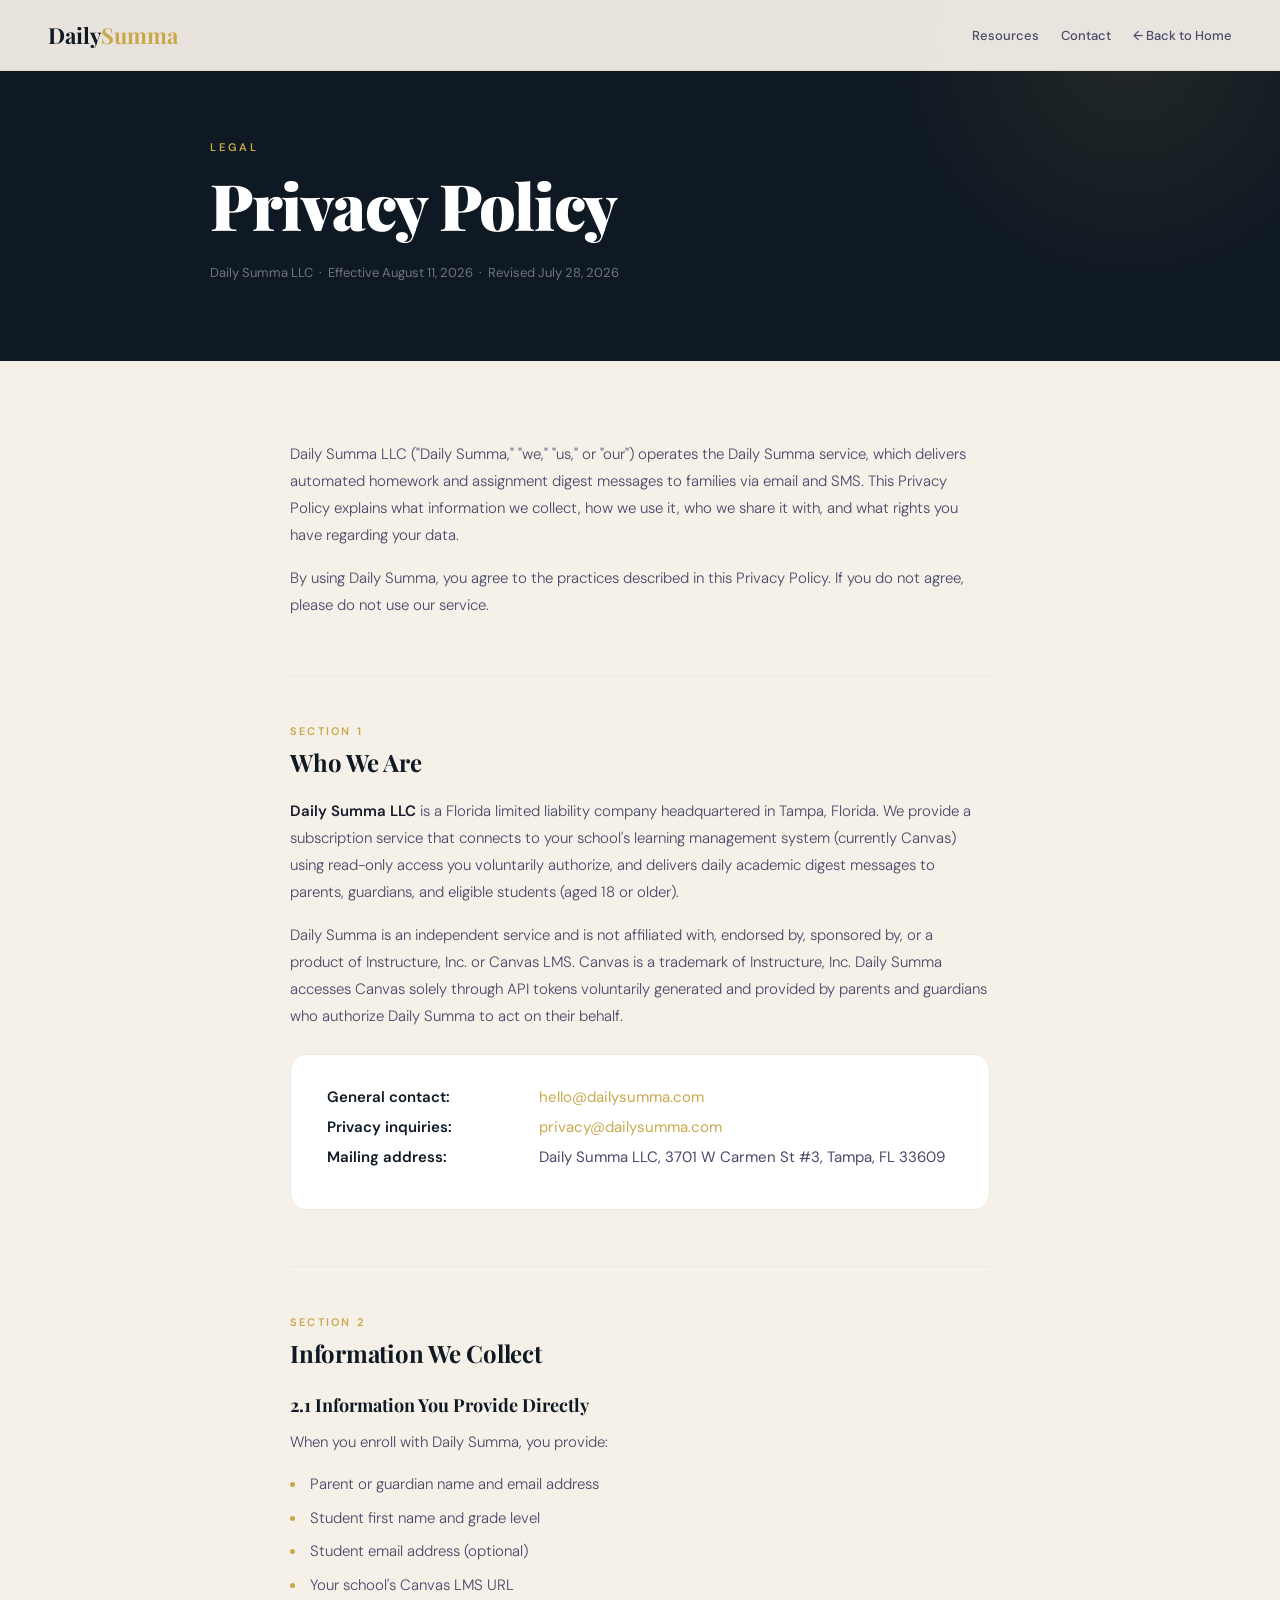
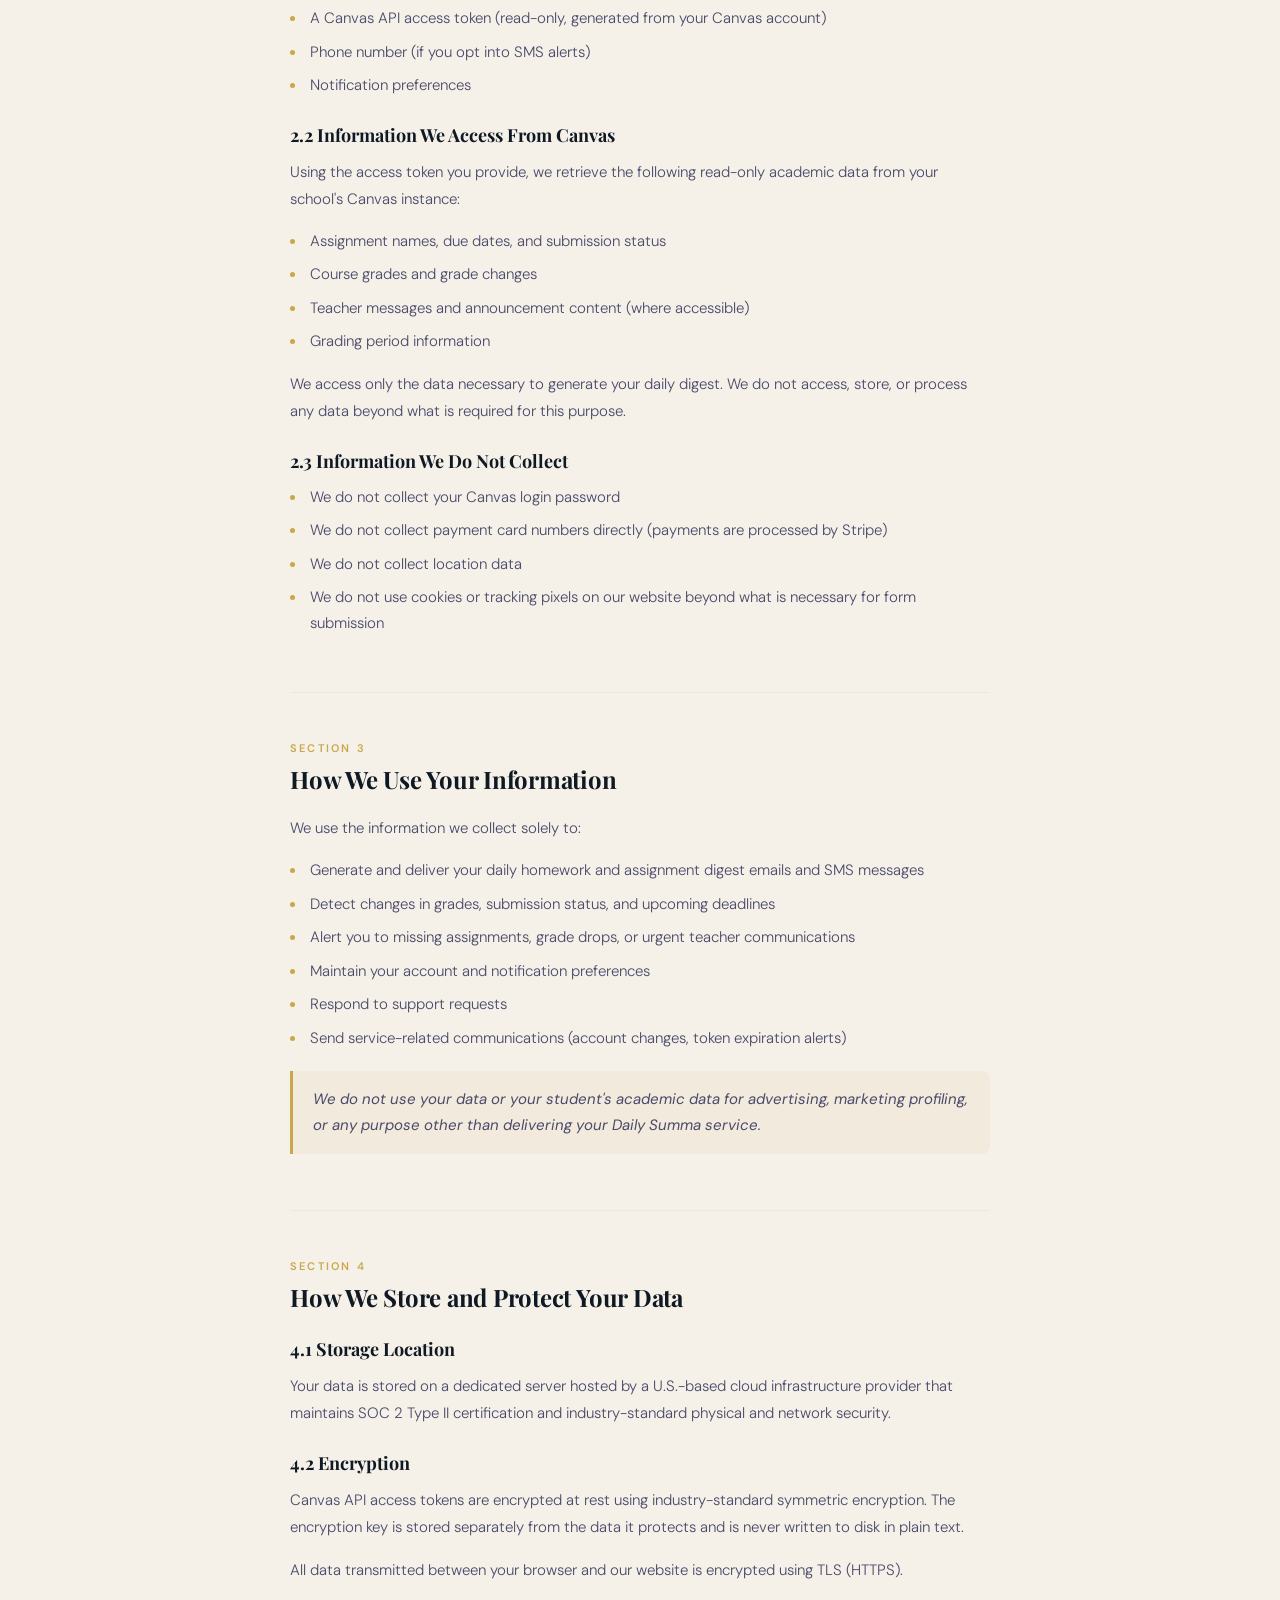
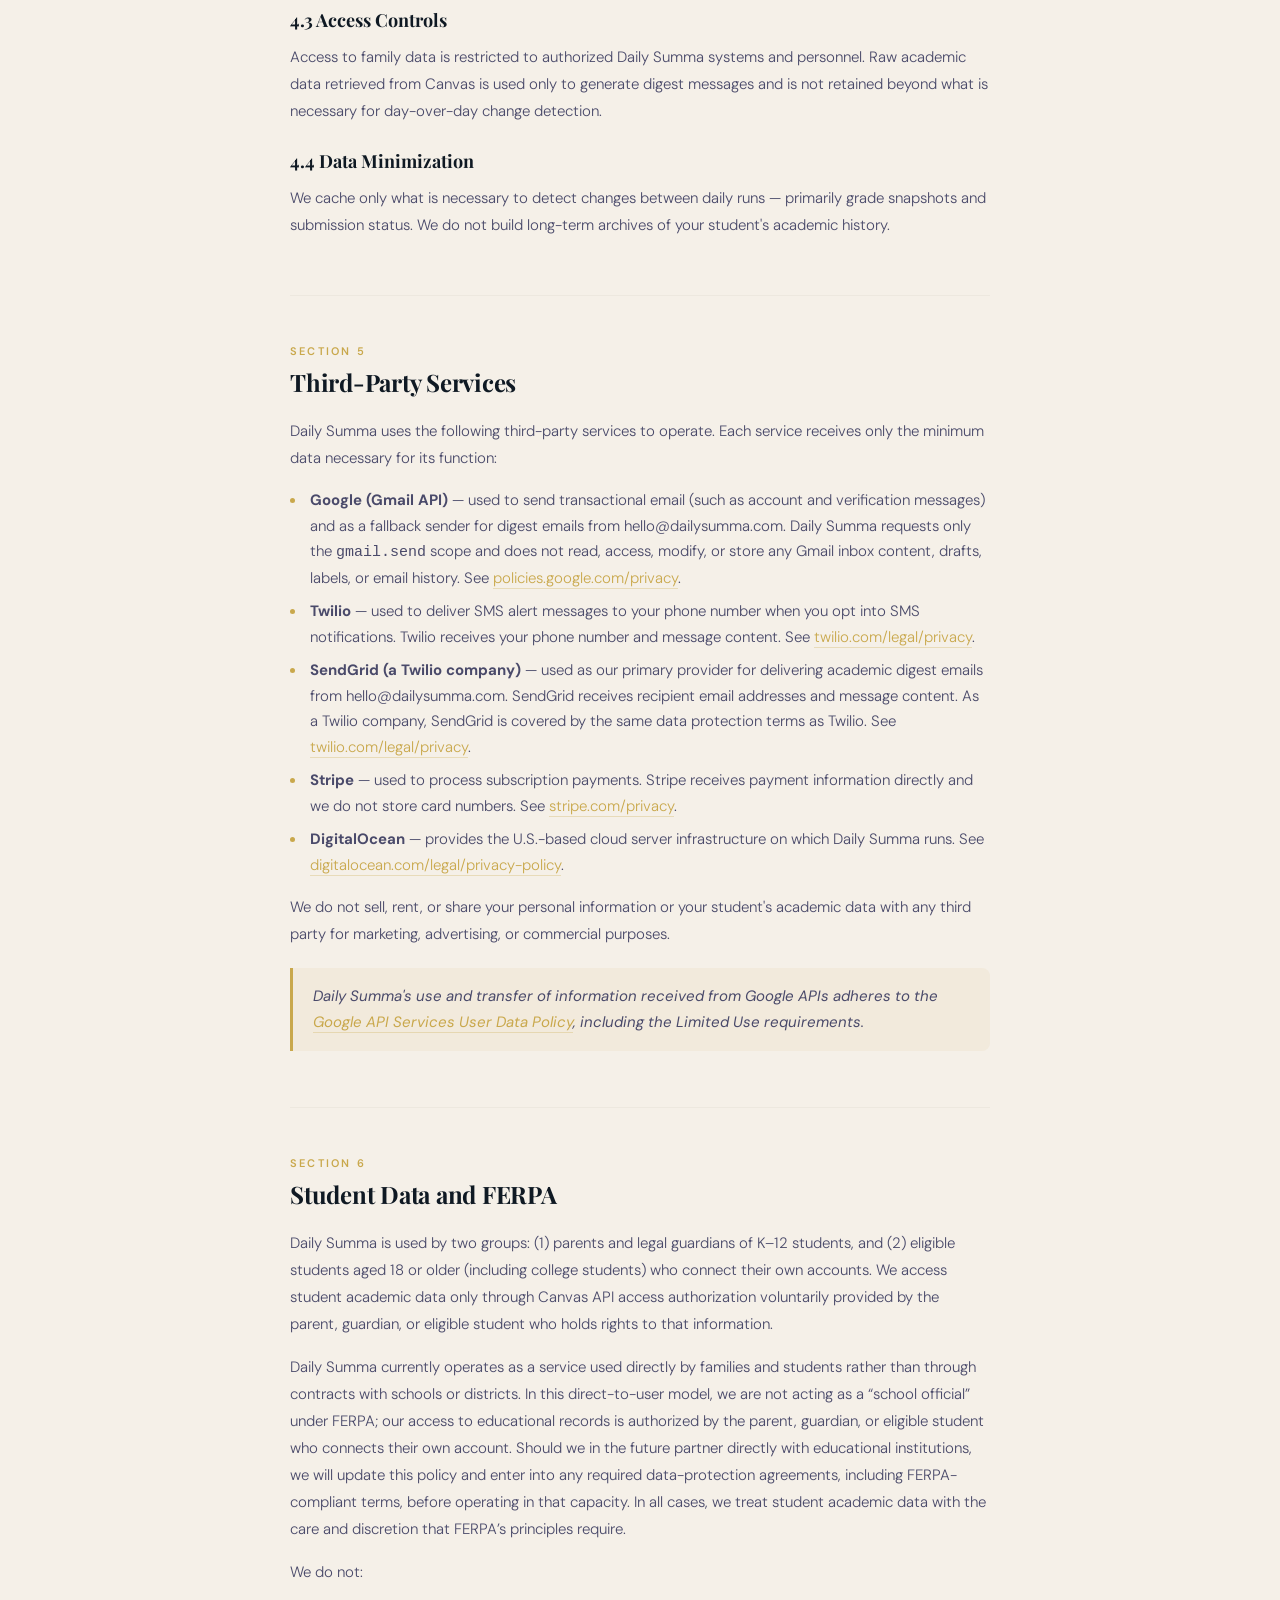
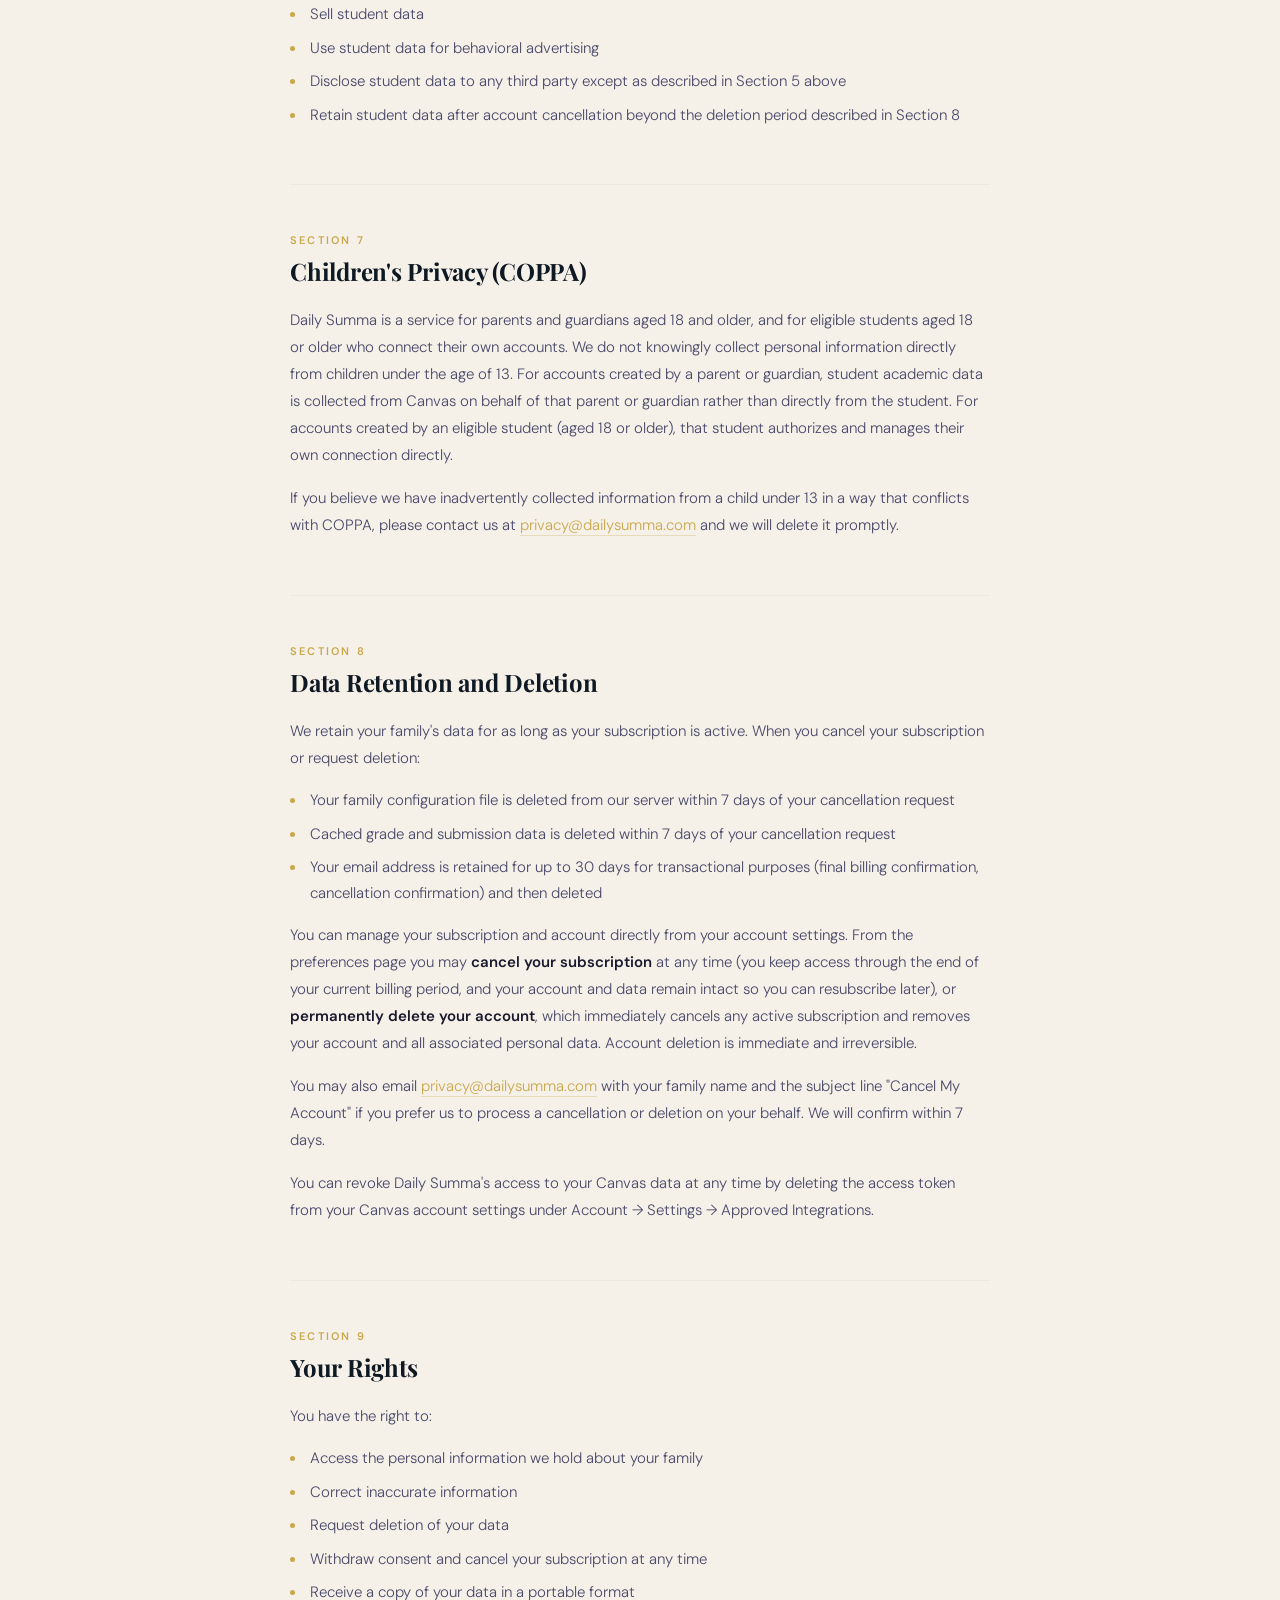
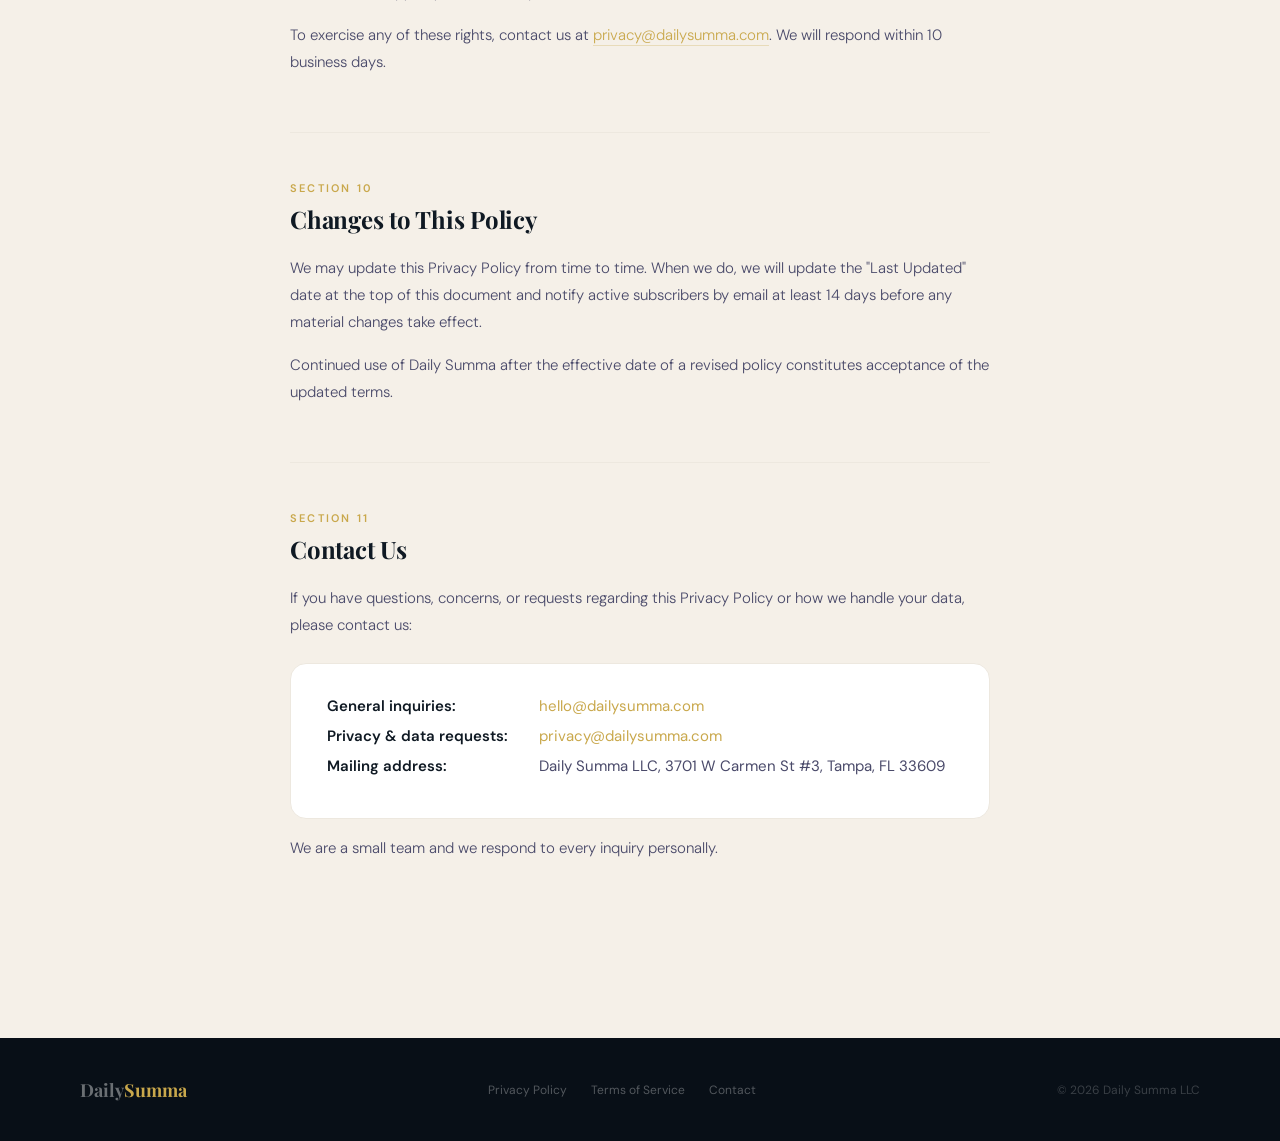
<file: privacy.html>
<!DOCTYPE html>
<html lang="en">
<head>
<meta charset="UTF-8">
<meta name="viewport" content="width=device-width, initial-scale=1.0">
<title>Privacy Policy — Daily Summa</title>
<link href="https://fonts.googleapis.com/css2?family=Playfair+Display:ital,wght@0,400;0,700;0,900;1,400&family=DM+Sans:wght@300;400;500;600&display=swap" rel="stylesheet">
<style>
  :root {
    --navy: #0f1923;
    --navy-mid: #162030;
    --gold: #c9a84c;
    --gold-light: #e8c96d;
    --cream: #f5f0e8;
    --cream-dark: #ede8df;
    --text: #1a1a2e;
    --text-mid: #4a4a6a;
    --text-light: #8a8aaa;
    --white: #ffffff;
  }
  * { margin: 0; padding: 0; box-sizing: border-box; }
  html { scroll-behavior: smooth; }
  body { font-family: 'DM Sans', sans-serif; background: var(--cream); color: var(--text); }

  nav {
    position: fixed; top: 0; left: 0; right: 0; z-index: 100;
    padding: 20px 48px;
    display: flex; align-items: center; justify-content: space-between;
    background: rgba(245,240,232,0.95);
    backdrop-filter: blur(12px);
    border-bottom: 1px solid rgba(201,168,76,0.2);
  }
  .nav-logo { font-family: 'Playfair Display', serif; font-size: 22px; font-weight: 700; color: var(--navy); text-decoration: none; }
  .nav-logo span { color: var(--gold); }
  .nav-back { font-size: 13px; color: var(--text-mid); text-decoration: none; font-weight: 500; transition: color 0.2s; }
  .nav-back:hover { color: var(--gold); }

  .hero {
    background: var(--navy);
    padding: 140px 80px 80px;
    position: relative;
    overflow: hidden;
  }
  .hero::before {
    content: '';
    position: absolute; top: -200px; right: -100px;
    width: 500px; height: 500px;
    background: radial-gradient(circle, rgba(201,168,76,0.1) 0%, transparent 70%);
    pointer-events: none;
  }
  .hero-inner { max-width: 860px; margin: 0 auto; position: relative; z-index: 1; }
  .hero-label { font-size: 11px; letter-spacing: 0.25em; text-transform: uppercase; color: var(--gold); font-weight: 600; margin-bottom: 16px; }
  .hero-title { font-family: 'Playfair Display', serif; font-size: clamp(40px, 5vw, 64px); font-weight: 900; color: var(--white); line-height: 1.1; letter-spacing: -0.02em; margin-bottom: 24px; }
  .hero-meta { font-size: 13px; color: rgba(255,255,255,0.4); }

  .content { max-width: 860px; margin: 0 auto; padding: 80px 80px 120px; }

  .section { margin-bottom: 56px; }
  .section-number { font-size: 11px; letter-spacing: 0.2em; text-transform: uppercase; color: var(--gold); font-weight: 600; margin-bottom: 8px; }
  .section-title { font-family: 'Playfair Display', serif; font-size: 24px; font-weight: 700; color: var(--navy); margin-bottom: 20px; letter-spacing: -0.01em; }
  .section-subtitle { font-family: 'Playfair Display', serif; font-size: 18px; font-weight: 700; color: var(--navy); margin: 24px 0 12px; }

  p { font-size: 15px; color: var(--text-mid); line-height: 1.8; font-weight: 300; margin-bottom: 16px; }
  p strong { color: var(--text); font-weight: 600; }
  p a { color: var(--gold); text-decoration: none; border-bottom: 1px solid rgba(201,168,76,0.3); transition: border-color 0.2s; }
  p a:hover { border-color: var(--gold); }

  ul { margin: 12px 0 16px 0; display: flex; flex-direction: column; gap: 8px; }
  li { font-size: 15px; color: var(--text-mid); line-height: 1.7; font-weight: 300; padding-left: 20px; position: relative; list-style: none; }
  li::before { content: ''; position: absolute; left: 0; top: 10px; width: 5px; height: 5px; border-radius: 50%; background: var(--gold); }
  li a { color: var(--gold); text-decoration: none; border-bottom: 1px solid rgba(201,168,76,0.3); transition: border-color 0.2s; }
  li a:hover { border-color: var(--gold); }

  .highlight {
    background: rgba(201,168,76,0.08);
    border-left: 3px solid var(--gold);
    border-radius: 0 8px 8px 0;
    padding: 16px 20px;
    margin: 20px 0;
    font-size: 15px;
    color: var(--text-mid);
    line-height: 1.7;
    font-style: italic;
  }
  .highlight a { color: var(--gold); text-decoration: none; border-bottom: 1px solid rgba(201,168,76,0.3); }

  .divider { height: 1px; background: var(--cream-dark); margin: 48px 0; }

  .contact-block { background: var(--white); border: 1px solid var(--cream-dark); border-radius: 16px; padding: 32px 36px; margin-top: 24px; }
  .contact-row { display: flex; gap: 12px; align-items: baseline; margin-bottom: 10px; font-size: 15px; }
  .contact-label { font-weight: 600; color: var(--navy); min-width: 200px; }
  .contact-value { color: var(--text-mid); }
  .contact-value a { color: var(--gold); text-decoration: none; }

  footer {
    background: #080f17;
    padding: 40px 80px;
    display: flex; align-items: center; justify-content: space-between; flex-wrap: wrap; gap: 16px;
  }
  .footer-logo { font-family: 'Playfair Display', serif; font-size: 18px; font-weight: 700; color: rgba(255,255,255,0.4); }
  .footer-logo span { color: var(--gold); }
  .footer-links { display: flex; gap: 24px; }
  .footer-links a { font-size: 12px; color: rgba(255,255,255,0.3); text-decoration: none; transition: color 0.2s; }
  .footer-links a:hover { color: var(--gold); }
  .footer-copy { font-size: 12px; color: rgba(255,255,255,0.2); }

  @media (max-width: 768px) {
    nav { padding: 14px 20px; }
    .hero { padding: 100px 24px 56px; }
    .content { padding: 48px 24px 80px; }
    footer { padding: 28px 24px; flex-direction: column; text-align: center; }
    .contact-row { flex-direction: column; gap: 4px; }
    .contact-label { min-width: auto; }
  }
</style>
  <link rel="stylesheet" href="/nav.css">
</head>
<body>

<nav>
  <a href="/" class="nav-logo">Daily<span>Summa</span></a>
  <span style="display:flex; gap:22px; align-items:center;">
    <a href="/resources/" class="nav-back">Resources</a>
    <a href="/contact" class="nav-back">Contact</a>
    <a href="/" class="nav-back">← Back to Home</a>
  </span>
</nav>

<section class="hero">
  <div class="hero-inner">
    <div class="hero-label">Legal</div>
    <h1 class="hero-title">Privacy Policy</h1>
    <div class="hero-meta">Daily Summa LLC &nbsp;·&nbsp; Effective August 11, 2026 &nbsp;·&nbsp; Revised July 28, 2026</div>
  </div>
</section>

<div class="content">

  <div class="section">
    <p>Daily Summa LLC ("Daily Summa," "we," "us," or "our") operates the Daily Summa service, which delivers automated homework and assignment digest messages to families via email and SMS. This Privacy Policy explains what information we collect, how we use it, who we share it with, and what rights you have regarding your data.</p>
    <p>By using Daily Summa, you agree to the practices described in this Privacy Policy. If you do not agree, please do not use our service.</p>
  </div>

  <div class="divider"></div>

  <div class="section">
    <div class="section-number">Section 1</div>
    <h2 class="section-title">Who We Are</h2>
    <p><strong>Daily Summa LLC</strong> is a Florida limited liability company headquartered in Tampa, Florida. We provide a subscription service that connects to your school's learning management system (currently Canvas) using read-only access you voluntarily authorize, and delivers daily academic digest messages to parents, guardians, and eligible students (aged 18 or older).</p>
    <p>Daily Summa is an independent service and is not affiliated with, endorsed by, sponsored by, or a product of Instructure, Inc. or Canvas LMS. Canvas is a trademark of Instructure, Inc. Daily Summa accesses Canvas solely through API tokens voluntarily generated and provided by parents and guardians who authorize Daily Summa to act on their behalf.</p>
    <div class="contact-block">
      <div class="contact-row"><span class="contact-label">General contact:</span><span class="contact-value"><a href="mailto:hello@dailysumma.com">hello@dailysumma.com</a></span></div>
      <div class="contact-row"><span class="contact-label">Privacy inquiries:</span><span class="contact-value"><a href="mailto:privacy@dailysumma.com">privacy@dailysumma.com</a></span></div>
      <div class="contact-row"><span class="contact-label">Mailing address:</span><span class="contact-value">Daily Summa LLC, 3701 W Carmen St #3, Tampa, FL 33609</span></div>
    </div>
  </div>

  <div class="divider"></div>

  <div class="section">
    <div class="section-number">Section 2</div>
    <h2 class="section-title">Information We Collect</h2>

    <h3 class="section-subtitle">2.1 Information You Provide Directly</h3>
    <p>When you enroll with Daily Summa, you provide:</p>
    <ul>
      <li>Parent or guardian name and email address</li>
      <li>Student first name and grade level</li>
      <li>Student email address (optional)</li>
      <li>Your school's Canvas LMS URL</li>
      <li>A Canvas API access token (read-only, generated from your Canvas account)</li>
      <li>Phone number (if you opt into SMS alerts)</li>
      <li>Notification preferences</li>
    </ul>

    <h3 class="section-subtitle">2.2 Information We Access From Canvas</h3>
    <p>Using the access token you provide, we retrieve the following read-only academic data from your school's Canvas instance:</p>
    <ul>
      <li>Assignment names, due dates, and submission status</li>
      <li>Course grades and grade changes</li>
      <li>Teacher messages and announcement content (where accessible)</li>
      <li>Grading period information</li>
    </ul>
    <p>We access only the data necessary to generate your daily digest. We do not access, store, or process any data beyond what is required for this purpose.</p>

    <h3 class="section-subtitle">2.3 Information We Do Not Collect</h3>
    <ul>
      <li>We do not collect your Canvas login password</li>
      <li>We do not collect payment card numbers directly (payments are processed by Stripe)</li>
      <li>We do not collect location data</li>
      <li>We do not use cookies or tracking pixels on our website beyond what is necessary for form submission</li>
    </ul>
  </div>

  <div class="divider"></div>

  <div class="section">
    <div class="section-number">Section 3</div>
    <h2 class="section-title">How We Use Your Information</h2>
    <p>We use the information we collect solely to:</p>
    <ul>
      <li>Generate and deliver your daily homework and assignment digest emails and SMS messages</li>
      <li>Detect changes in grades, submission status, and upcoming deadlines</li>
      <li>Alert you to missing assignments, grade drops, or urgent teacher communications</li>
      <li>Maintain your account and notification preferences</li>
      <li>Respond to support requests</li>
      <li>Send service-related communications (account changes, token expiration alerts)</li>
    </ul>
    <div class="highlight">We do not use your data or your student's academic data for advertising, marketing profiling, or any purpose other than delivering your Daily Summa service.</div>
  </div>

  <div class="divider"></div>

  <div class="section">
    <div class="section-number">Section 4</div>
    <h2 class="section-title">How We Store and Protect Your Data</h2>

    <h3 class="section-subtitle">4.1 Storage Location</h3>
    <p>Your data is stored on a dedicated server hosted by a U.S.-based cloud infrastructure provider that maintains SOC 2 Type II certification and industry-standard physical and network security.</p>

    <h3 class="section-subtitle">4.2 Encryption</h3>
    <p>Canvas API access tokens are encrypted at rest using industry-standard symmetric encryption. The encryption key is stored separately from the data it protects and is never written to disk in plain text.</p>
    <p>All data transmitted between your browser and our website is encrypted using TLS (HTTPS).</p>

    <h3 class="section-subtitle">4.3 Access Controls</h3>
    <p>Access to family data is restricted to authorized Daily Summa systems and personnel. Raw academic data retrieved from Canvas is used only to generate digest messages and is not retained beyond what is necessary for day-over-day change detection.</p>

    <h3 class="section-subtitle">4.4 Data Minimization</h3>
    <p>We cache only what is necessary to detect changes between daily runs — primarily grade snapshots and submission status. We do not build long-term archives of your student's academic history.</p>
  </div>

  <div class="divider"></div>

  <div class="section">
    <div class="section-number">Section 5</div>
    <h2 class="section-title">Third-Party Services</h2>
    <p>Daily Summa uses the following third-party services to operate. Each service receives only the minimum data necessary for its function:</p>
    <ul>
      <li><strong>Google (Gmail API)</strong> — used to send transactional email (such as account and verification messages) and as a fallback sender for digest emails from hello@dailysumma.com. Daily Summa requests only the <code>gmail.send</code> scope and does not read, access, modify, or store any Gmail inbox content, drafts, labels, or email history. See <a href="https://policies.google.com/privacy" target="_blank" rel="noopener">policies.google.com/privacy</a>.</li>
      <li><strong>Twilio</strong> — used to deliver SMS alert messages to your phone number when you opt into SMS notifications. Twilio receives your phone number and message content. See <a href="https://www.twilio.com/legal/privacy" target="_blank" rel="noopener">twilio.com/legal/privacy</a>.</li>
      <li><strong>SendGrid (a Twilio company)</strong> — used as our primary provider for delivering academic digest emails from hello@dailysumma.com. SendGrid receives recipient email addresses and message content. As a Twilio company, SendGrid is covered by the same data protection terms as Twilio. See <a href="https://www.twilio.com/legal/privacy" target="_blank" rel="noopener">twilio.com/legal/privacy</a>.</li>
      <li><strong>Stripe</strong> — used to process subscription payments. Stripe receives payment information directly and we do not store card numbers. See <a href="https://stripe.com/privacy" target="_blank" rel="noopener">stripe.com/privacy</a>.</li>
      <li><strong>DigitalOcean</strong> — provides the U.S.-based cloud server infrastructure on which Daily Summa runs. See <a href="https://www.digitalocean.com/legal/privacy-policy" target="_blank" rel="noopener">digitalocean.com/legal/privacy-policy</a>.</li>
    </ul>
    <p>We do not sell, rent, or share your personal information or your student's academic data with any third party for marketing, advertising, or commercial purposes.</p>
    <div class="highlight">Daily Summa's use and transfer of information received from Google APIs adheres to the <a href="https://developers.google.com/terms/api-services-user-data-policy" target="_blank" rel="noopener">Google API Services User Data Policy</a>, including the Limited Use requirements.</div>
  </div>

  <div class="divider"></div>

  <div class="section">
    <div class="section-number">Section 6</div>
    <h2 class="section-title">Student Data and FERPA</h2>
    <p>Daily Summa is used by two groups: (1) parents and legal guardians of K&#8211;12 students, and (2) eligible students aged 18 or older (including college students) who connect their own accounts. We access student academic data only through Canvas API access authorization voluntarily provided by the parent, guardian, or eligible student who holds rights to that information.</p>
    <p>Daily Summa currently operates as a service used directly by families and students rather than through contracts with schools or districts. In this direct-to-user model, we are not acting as a &ldquo;school official&rdquo; under FERPA; our access to educational records is authorized by the parent, guardian, or eligible student who connects their own account. Should we in the future partner directly with educational institutions, we will update this policy and enter into any required data-protection agreements, including FERPA-compliant terms, before operating in that capacity. In all cases, we treat student academic data with the care and discretion that FERPA&rsquo;s principles require.</p>
    <p>We do not:</p>
    <ul>
      <li>Sell student data</li>
      <li>Use student data for behavioral advertising</li>
      <li>Disclose student data to any third party except as described in Section 5 above</li>
      <li>Retain student data after account cancellation beyond the deletion period described in Section 8</li>
    </ul>
  </div>

  <div class="divider"></div>

  <div class="section">
    <div class="section-number">Section 7</div>
    <h2 class="section-title">Children's Privacy (COPPA)</h2>
    <p>Daily Summa is a service for parents and guardians aged 18 and older, and for eligible students aged 18 or older who connect their own accounts. We do not knowingly collect personal information directly from children under the age of 13. For accounts created by a parent or guardian, student academic data is collected from Canvas on behalf of that parent or guardian rather than directly from the student. For accounts created by an eligible student (aged 18 or older), that student authorizes and manages their own connection directly.</p>
    <p>If you believe we have inadvertently collected information from a child under 13 in a way that conflicts with COPPA, please contact us at <a href="mailto:privacy@dailysumma.com">privacy@dailysumma.com</a> and we will delete it promptly.</p>
  </div>

  <div class="divider"></div>

  <div class="section">
    <div class="section-number">Section 8</div>
    <h2 class="section-title">Data Retention and Deletion</h2>
    <p>We retain your family's data for as long as your subscription is active. When you cancel your subscription or request deletion:</p>
    <ul>
      <li>Your family configuration file is deleted from our server within 7 days of your cancellation request</li>
      <li>Cached grade and submission data is deleted within 7 days of your cancellation request</li>
      <li>Your email address is retained for up to 30 days for transactional purposes (final billing confirmation, cancellation confirmation) and then deleted</li>
    </ul>
    <p>You can manage your subscription and account directly from your account settings. From the preferences page you may <strong>cancel your subscription</strong> at any time (you keep access through the end of your current billing period, and your account and data remain intact so you can resubscribe later), or <strong>permanently delete your account</strong>, which immediately cancels any active subscription and removes your account and all associated personal data. Account deletion is immediate and irreversible.</p>
    <p>You may also email <a href="mailto:privacy@dailysumma.com">privacy@dailysumma.com</a> with your family name and the subject line "Cancel My Account" if you prefer us to process a cancellation or deletion on your behalf. We will confirm within 7 days.</p>
    <p>You can revoke Daily Summa's access to your Canvas data at any time by deleting the access token from your Canvas account settings under Account → Settings → Approved Integrations.</p>
  </div>

  <div class="divider"></div>

  <div class="section">
    <div class="section-number">Section 9</div>
    <h2 class="section-title">Your Rights</h2>
    <p>You have the right to:</p>
    <ul>
      <li>Access the personal information we hold about your family</li>
      <li>Correct inaccurate information</li>
      <li>Request deletion of your data</li>
      <li>Withdraw consent and cancel your subscription at any time</li>
      <li>Receive a copy of your data in a portable format</li>
    </ul>
    <p>To exercise any of these rights, contact us at <a href="mailto:privacy@dailysumma.com">privacy@dailysumma.com</a>. We will respond within 10 business days.</p>
  </div>

  <div class="divider"></div>

  <div class="section">
    <div class="section-number">Section 10</div>
    <h2 class="section-title">Changes to This Policy</h2>
    <p>We may update this Privacy Policy from time to time. When we do, we will update the "Last Updated" date at the top of this document and notify active subscribers by email at least 14 days before any material changes take effect.</p>
    <p>Continued use of Daily Summa after the effective date of a revised policy constitutes acceptance of the updated terms.</p>
  </div>

  <div class="divider"></div>

  <div class="section">
    <div class="section-number">Section 11</div>
    <h2 class="section-title">Contact Us</h2>
    <p>If you have questions, concerns, or requests regarding this Privacy Policy or how we handle your data, please contact us:</p>
    <div class="contact-block">
      <div class="contact-row"><span class="contact-label">General inquiries:</span><span class="contact-value"><a href="mailto:hello@dailysumma.com">hello@dailysumma.com</a></span></div>
      <div class="contact-row"><span class="contact-label">Privacy &amp; data requests:</span><span class="contact-value"><a href="mailto:privacy@dailysumma.com">privacy@dailysumma.com</a></span></div>
      <div class="contact-row"><span class="contact-label">Mailing address:</span><span class="contact-value">Daily Summa LLC, 3701 W Carmen St #3, Tampa, FL 33609</span></div>
    </div>
    <p style="margin-top: 16px;">We are a small team and we respond to every inquiry personally.</p>
  </div>

</div>

<footer>
  <div class="footer-logo">Daily<span>Summa</span></div>
  <div class="footer-links">
    <a href="/privacy">Privacy Policy</a>
    <a href="/terms">Terms of Service</a>
    <a href="mailto:hello@dailysumma.com">Contact</a>
  </div>
  <div class="footer-copy">© 2026 Daily Summa LLC</div>
</footer>

</body>
</html>
</file>
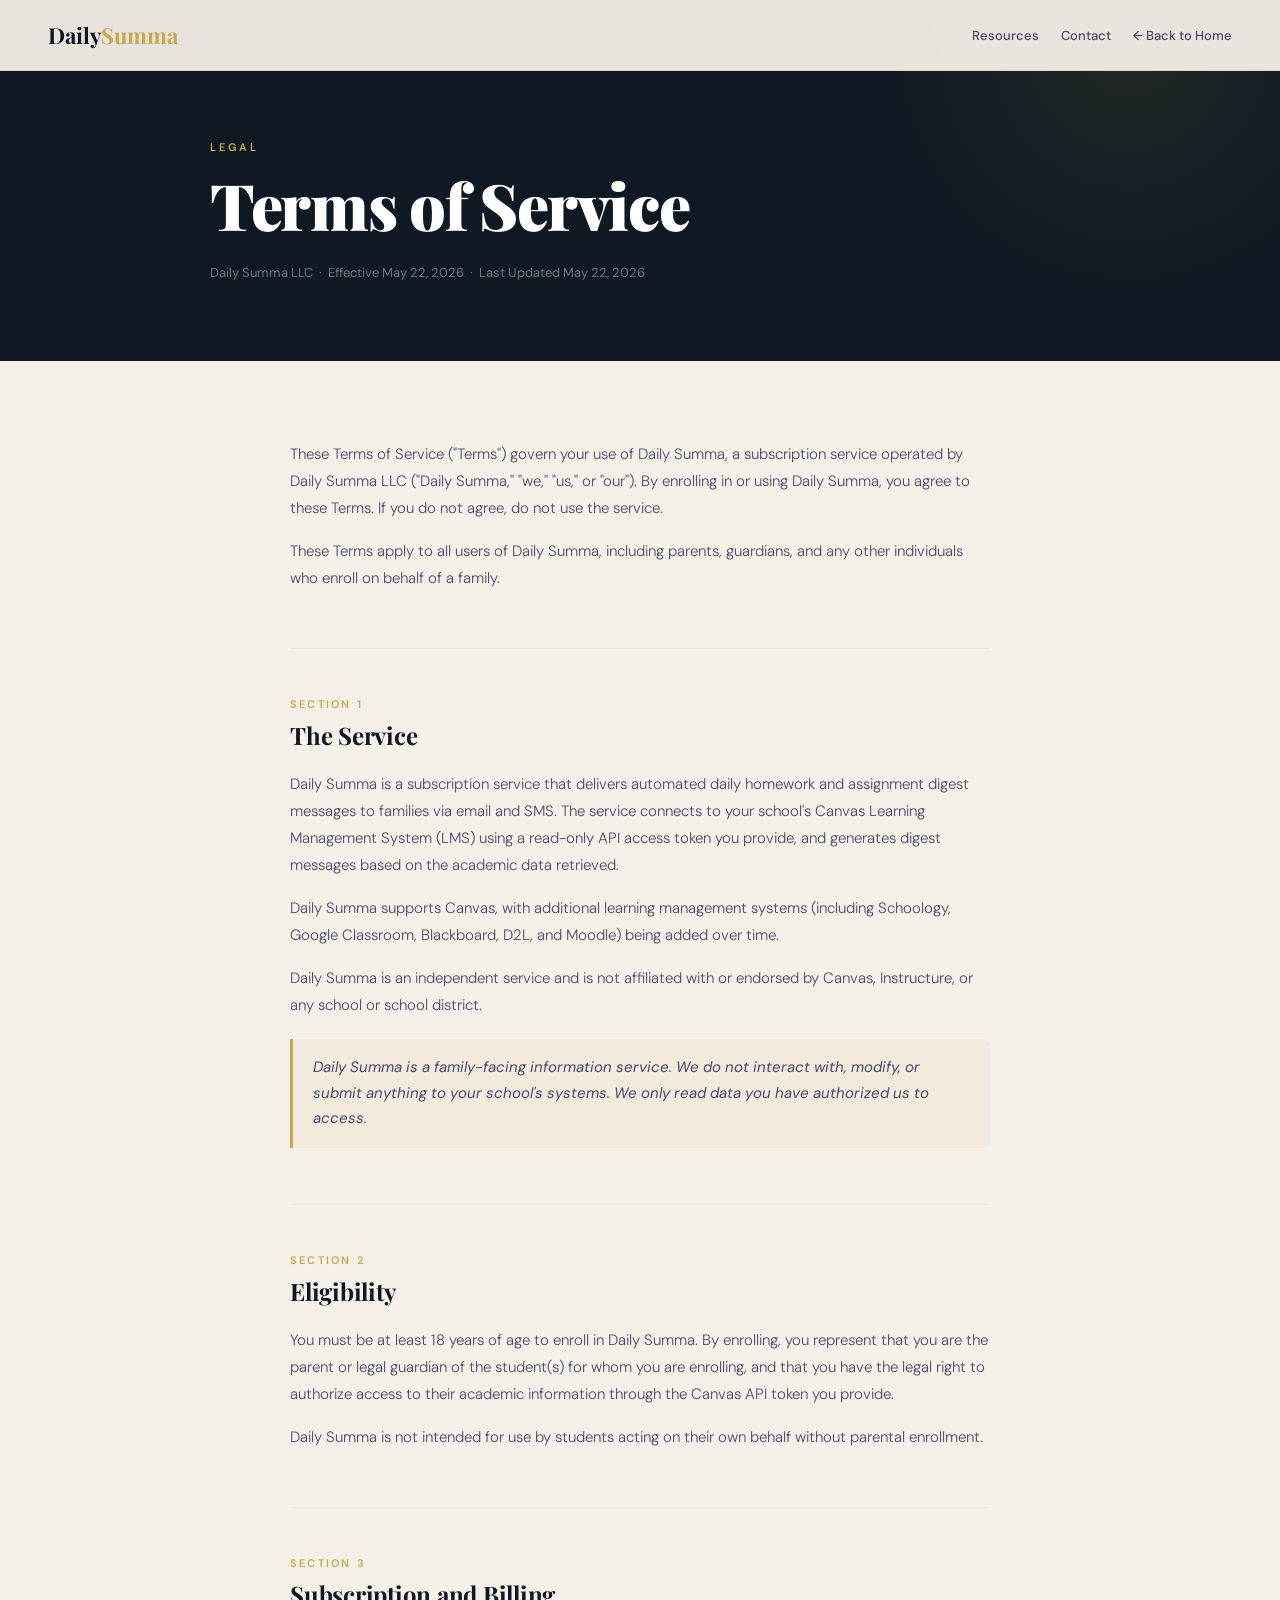
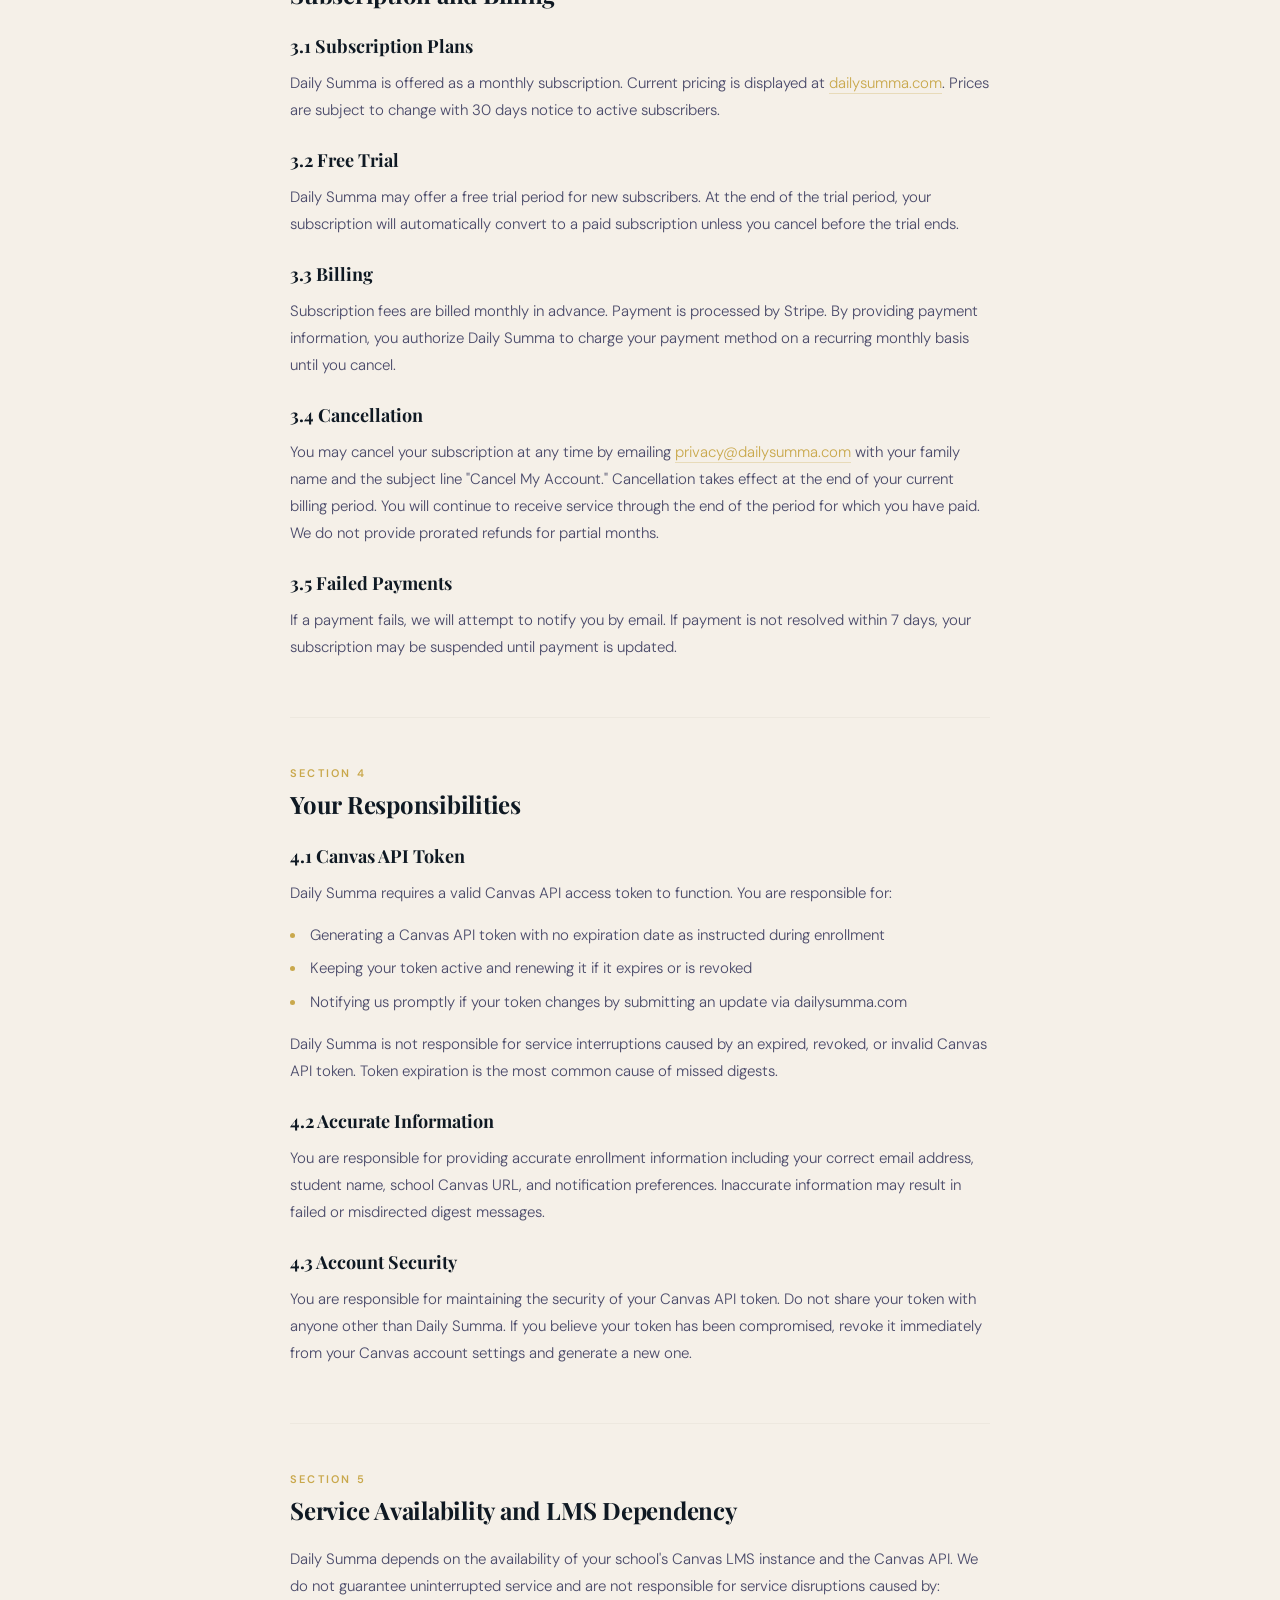
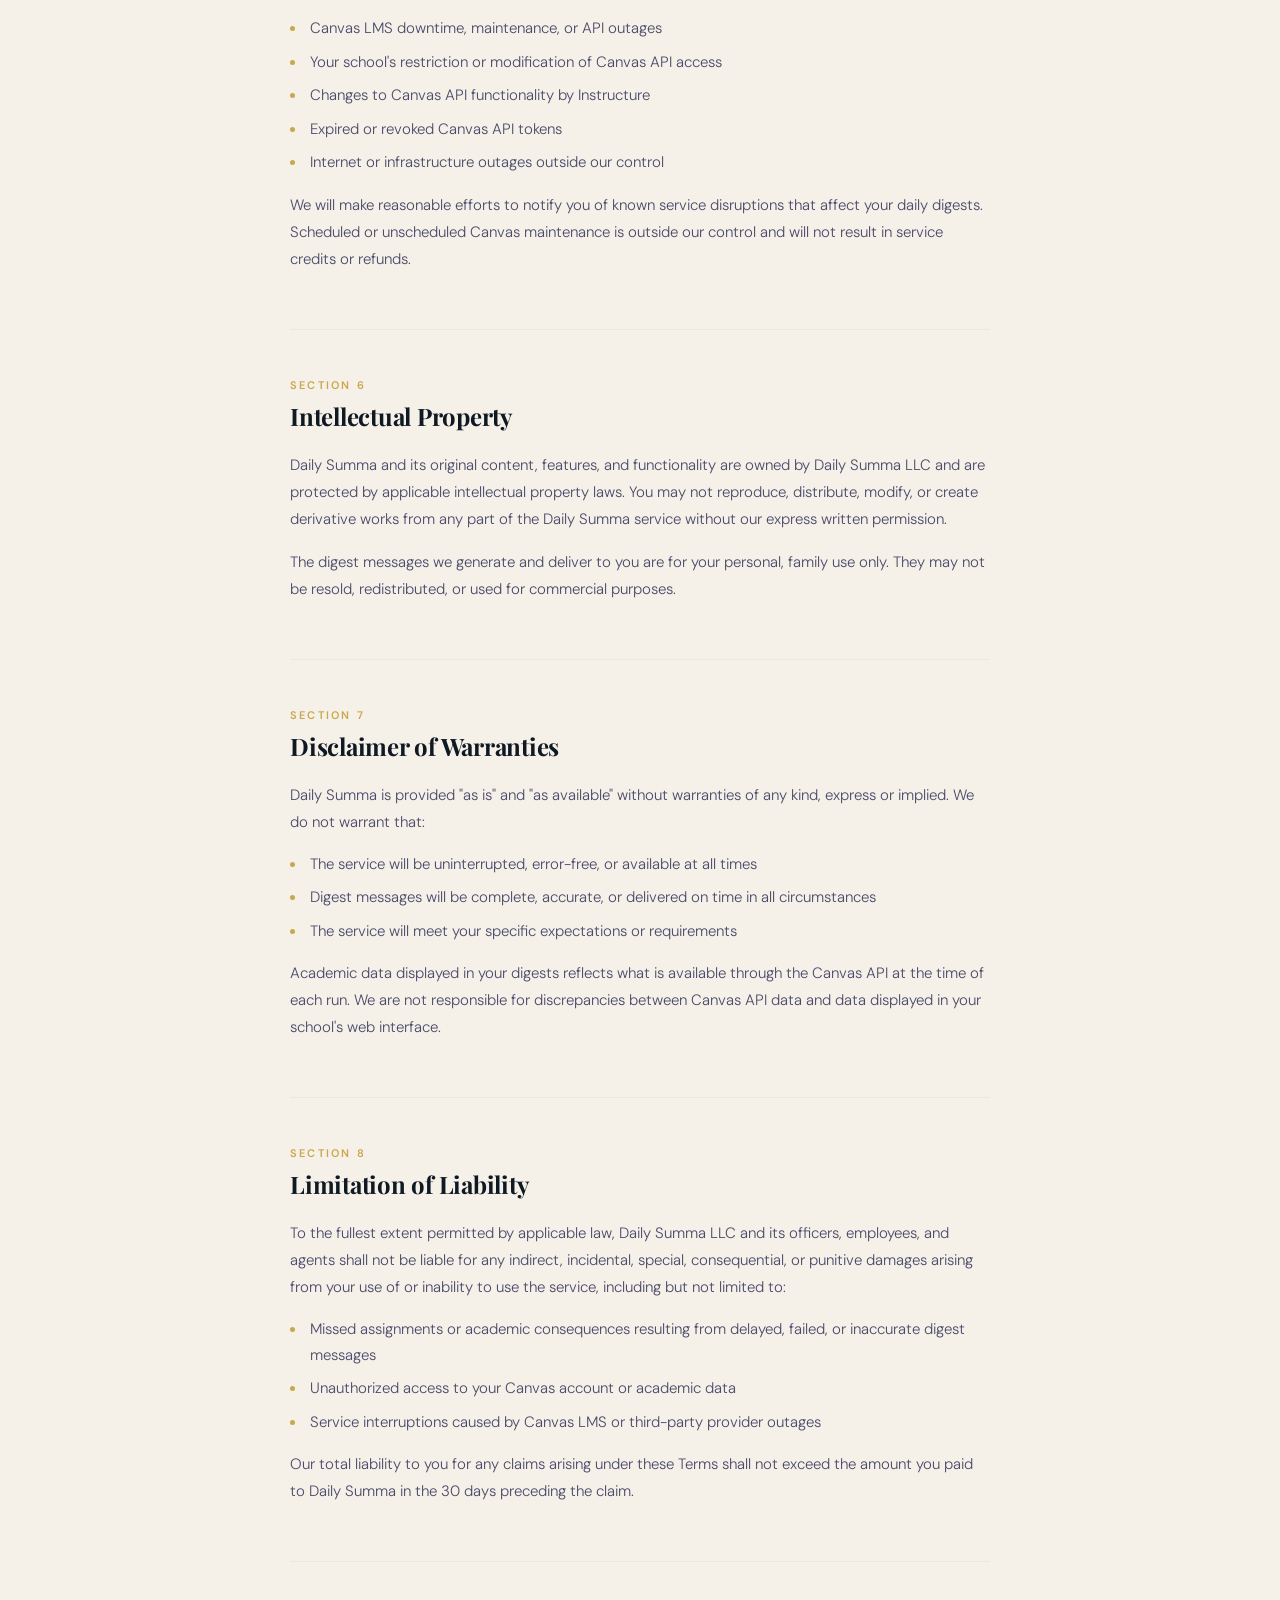
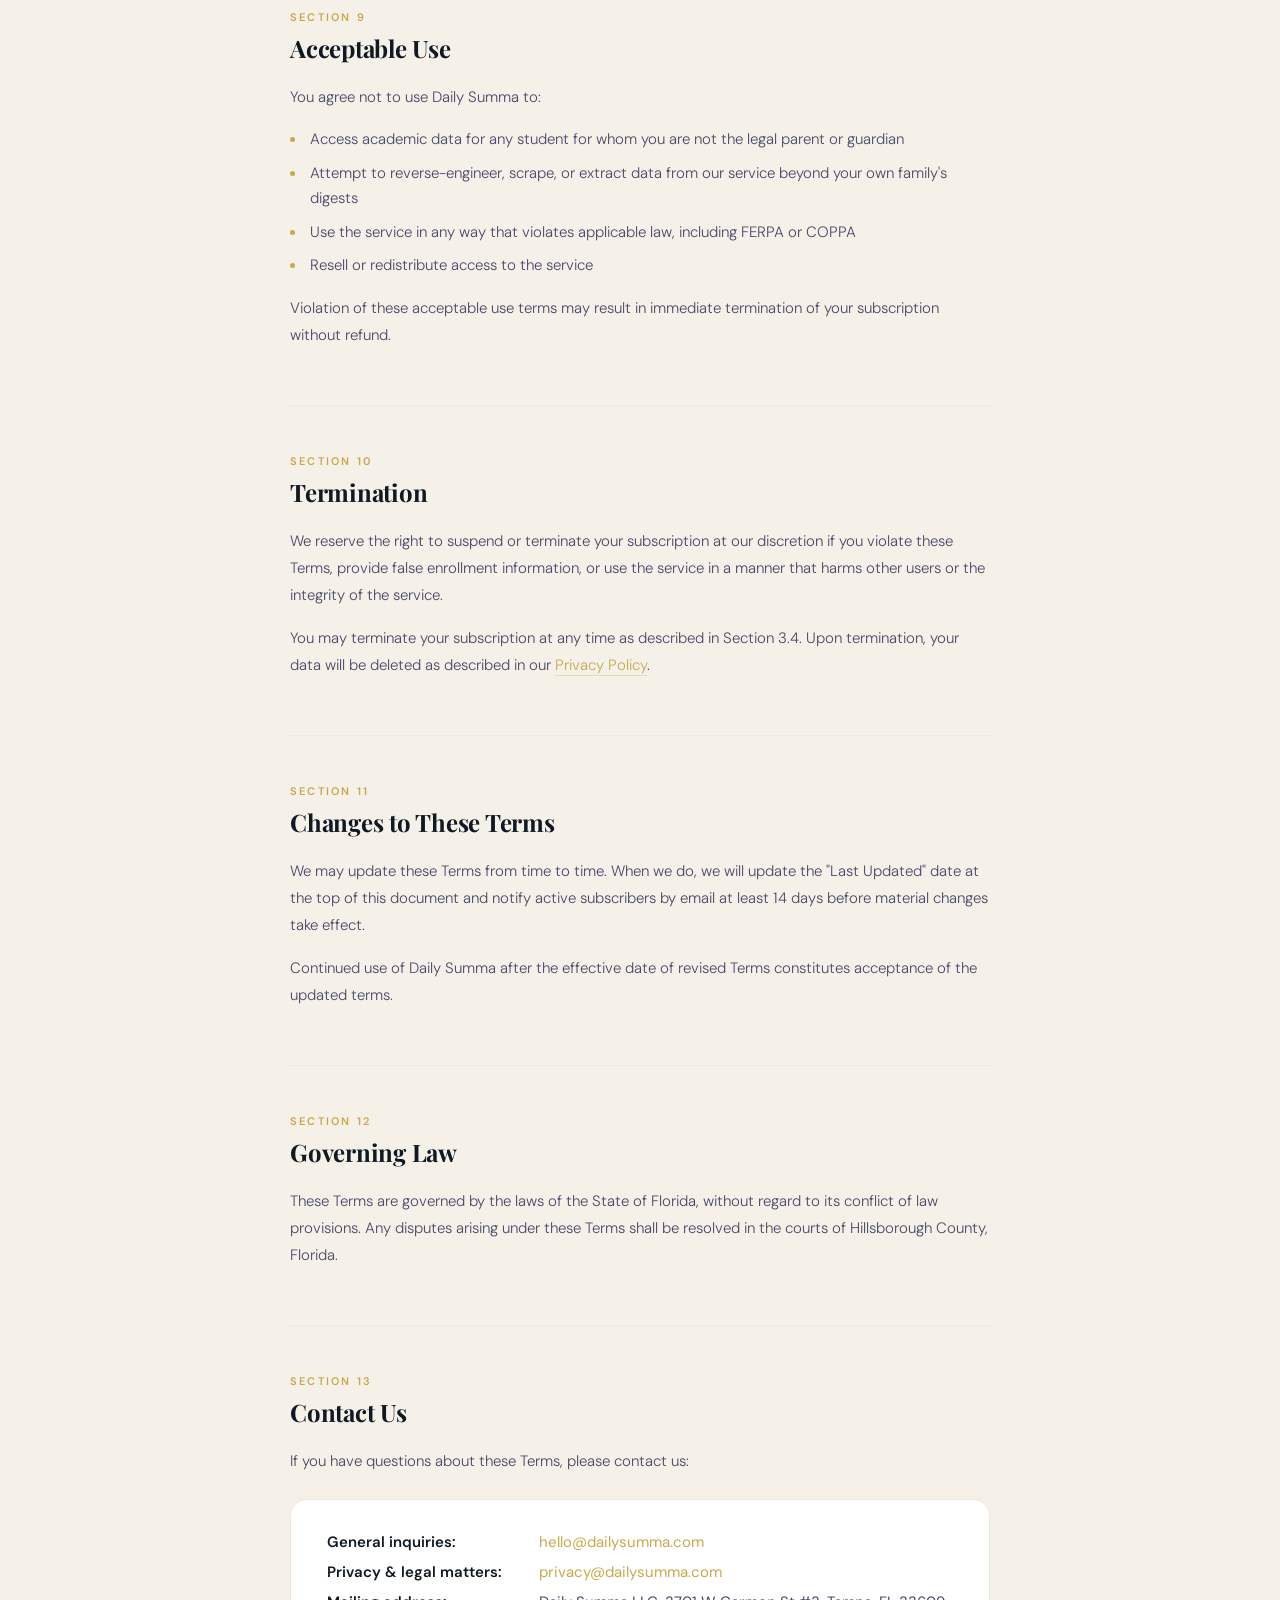
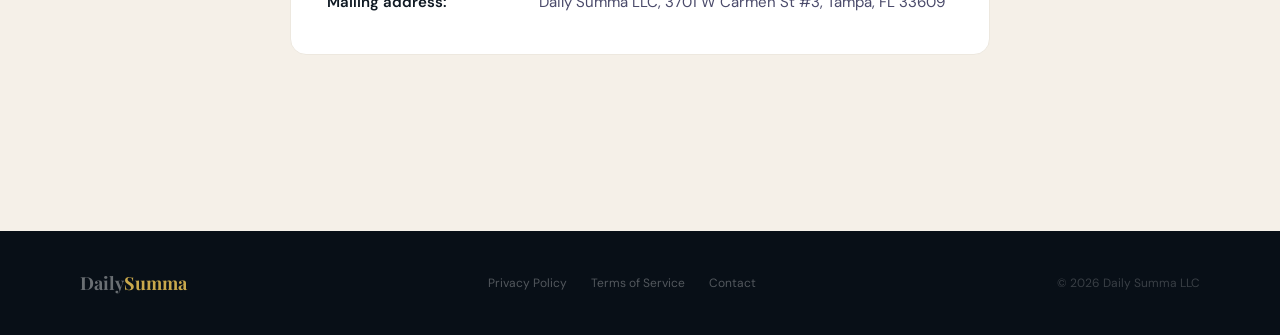
<file: terms.html>
<!DOCTYPE html>
<html lang="en">
<head>
<meta charset="UTF-8">
<meta name="viewport" content="width=device-width, initial-scale=1.0">
<title>Terms of Service — Daily Summa</title>
<link href="https://fonts.googleapis.com/css2?family=Playfair+Display:ital,wght@0,400;0,700;0,900;1,400&family=DM+Sans:wght@300;400;500;600&display=swap" rel="stylesheet">
<style>
  :root {
    --navy: #0f1923; --navy-mid: #162030; --gold: #c9a84c; --gold-light: #e8c96d;
    --cream: #f5f0e8; --cream-dark: #ede8df; --text: #1a1a2e; --text-mid: #4a4a6a;
    --text-light: #8a8aaa; --white: #ffffff;
  }
  * { margin: 0; padding: 0; box-sizing: border-box; }
  html { scroll-behavior: smooth; }
  body { font-family: 'DM Sans', sans-serif; background: var(--cream); color: var(--text); }
  nav {
    position: fixed; top: 0; left: 0; right: 0; z-index: 100;
    padding: 20px 48px; display: flex; align-items: center; justify-content: space-between;
    background: rgba(245,240,232,0.95); backdrop-filter: blur(12px);
    border-bottom: 1px solid rgba(201,168,76,0.2);
  }
  .nav-logo { font-family: 'Playfair Display', serif; font-size: 22px; font-weight: 700; color: var(--navy); text-decoration: none; }
  .nav-logo span { color: var(--gold); }
  .nav-back { font-size: 13px; color: var(--text-mid); text-decoration: none; font-weight: 500; transition: color 0.2s; }
  .nav-back:hover { color: var(--gold); }
  .hero {
    background: var(--navy); padding: 140px 80px 80px; position: relative; overflow: hidden;
  }
  .hero::before {
    content: ''; position: absolute; top: -200px; right: -100px;
    width: 500px; height: 500px;
    background: radial-gradient(circle, rgba(201,168,76,0.1) 0%, transparent 70%);
    pointer-events: none;
  }
  .hero-inner { max-width: 860px; margin: 0 auto; position: relative; z-index: 1; }
  .hero-label { font-size: 11px; letter-spacing: 0.25em; text-transform: uppercase; color: var(--gold); font-weight: 600; margin-bottom: 16px; }
  .hero-title { font-family: 'Playfair Display', serif; font-size: clamp(40px, 5vw, 64px); font-weight: 900; color: var(--white); line-height: 1.1; letter-spacing: -0.02em; margin-bottom: 24px; }
  .hero-meta { font-size: 13px; color: rgba(255,255,255,0.4); }
  .content { max-width: 860px; margin: 0 auto; padding: 80px 80px 120px; }
  .section { margin-bottom: 56px; }
  .section-number { font-size: 11px; letter-spacing: 0.2em; text-transform: uppercase; color: var(--gold); font-weight: 600; margin-bottom: 8px; }
  .section-title { font-family: 'Playfair Display', serif; font-size: 24px; font-weight: 700; color: var(--navy); margin-bottom: 20px; letter-spacing: -0.01em; }
  .section-subtitle { font-family: 'Playfair Display', serif; font-size: 18px; font-weight: 700; color: var(--navy); margin: 24px 0 12px; }
  p { font-size: 15px; color: var(--text-mid); line-height: 1.8; font-weight: 300; margin-bottom: 16px; }
  p strong { color: var(--text); font-weight: 600; }
  p a { color: var(--gold); text-decoration: none; border-bottom: 1px solid rgba(201,168,76,0.3); transition: border-color 0.2s; }
  p a:hover { border-color: var(--gold); }
  ul { margin: 12px 0 16px 0; display: flex; flex-direction: column; gap: 8px; }
  li { font-size: 15px; color: var(--text-mid); line-height: 1.7; font-weight: 300; padding-left: 20px; position: relative; list-style: none; }
  li::before { content: ''; position: absolute; left: 0; top: 10px; width: 5px; height: 5px; border-radius: 50%; background: var(--gold); }
  .highlight {
    background: rgba(201,168,76,0.08); border-left: 3px solid var(--gold);
    border-radius: 0 8px 8px 0; padding: 16px 20px; margin: 20px 0;
    font-size: 15px; color: var(--text-mid); line-height: 1.7; font-style: italic;
  }
  .divider { height: 1px; background: var(--cream-dark); margin: 48px 0; }
  .contact-block { background: var(--white); border: 1px solid var(--cream-dark); border-radius: 16px; padding: 32px 36px; margin-top: 24px; }
  .contact-row { display: flex; gap: 12px; align-items: baseline; margin-bottom: 10px; font-size: 15px; }
  .contact-label { font-weight: 600; color: var(--navy); min-width: 200px; }
  .contact-value { color: var(--text-mid); }
  .contact-value a { color: var(--gold); text-decoration: none; }
  footer {
    background: #080f17; padding: 40px 80px;
    display: flex; align-items: center; justify-content: space-between; flex-wrap: wrap; gap: 16px;
  }
  .footer-logo { font-family: 'Playfair Display', serif; font-size: 18px; font-weight: 700; color: rgba(255,255,255,0.4); }
  .footer-logo span { color: var(--gold); }
  .footer-links { display: flex; gap: 24px; }
  .footer-links a { font-size: 12px; color: rgba(255,255,255,0.3); text-decoration: none; transition: color 0.2s; }
  .footer-links a:hover { color: var(--gold); }
  .footer-copy { font-size: 12px; color: rgba(255,255,255,0.2); }
  @media (max-width: 768px) {
    nav { padding: 14px 20px; }
    .hero { padding: 100px 24px 56px; }
    .content { padding: 48px 24px 80px; }
    footer { padding: 28px 24px; flex-direction: column; text-align: center; }
    .contact-row { flex-direction: column; gap: 4px; }
    .contact-label { min-width: auto; }
  }
</style>
  <link rel="stylesheet" href="/nav.css">
</head>
<body>

<nav>
  <a href="/" class="nav-logo">Daily<span>Summa</span></a>
  <span style="display:flex; gap:22px; align-items:center;">
    <a href="/resources/" class="nav-back">Resources</a>
    <a href="/contact" class="nav-back">Contact</a>
    <a href="/" class="nav-back">← Back to Home</a>
  </span>
</nav>

<section class="hero">
  <div class="hero-inner">
    <div class="hero-label">Legal</div>
    <h1 class="hero-title">Terms of Service</h1>
    <div class="hero-meta">Daily Summa LLC &nbsp;·&nbsp; Effective May 22, 2026 &nbsp;·&nbsp; Last Updated May 22, 2026</div>
  </div>
</section>

<div class="content">

  <div class="section">
    <p>These Terms of Service ("Terms") govern your use of Daily Summa, a subscription service operated by Daily Summa LLC ("Daily Summa," "we," "us," or "our"). By enrolling in or using Daily Summa, you agree to these Terms. If you do not agree, do not use the service.</p>
    <p>These Terms apply to all users of Daily Summa, including parents, guardians, and any other individuals who enroll on behalf of a family.</p>
  </div>

  <div class="divider"></div>

  <div class="section">
    <div class="section-number">Section 1</div>
    <h2 class="section-title">The Service</h2>
    <p>Daily Summa is a subscription service that delivers automated daily homework and assignment digest messages to families via email and SMS. The service connects to your school's Canvas Learning Management System (LMS) using a read-only API access token you provide, and generates digest messages based on the academic data retrieved.</p>
    <p>Daily Summa supports Canvas, with additional learning management systems (including Schoology, Google Classroom, Blackboard, D2L, and Moodle) being added over time.</p>
    <p>Daily Summa is an independent service and is not affiliated with or endorsed by Canvas, Instructure, or any school or school district.</p>
    <div class="highlight">Daily Summa is a family-facing information service. We do not interact with, modify, or submit anything to your school's systems. We only read data you have authorized us to access.</div>
  </div>

  <div class="divider"></div>

  <div class="section">
    <div class="section-number">Section 2</div>
    <h2 class="section-title">Eligibility</h2>
    <p>You must be at least 18 years of age to enroll in Daily Summa. By enrolling, you represent that you are the parent or legal guardian of the student(s) for whom you are enrolling, and that you have the legal right to authorize access to their academic information through the Canvas API token you provide.</p>
    <p>Daily Summa is not intended for use by students acting on their own behalf without parental enrollment.</p>
  </div>

  <div class="divider"></div>

  <div class="section">
    <div class="section-number">Section 3</div>
    <h2 class="section-title">Subscription and Billing</h2>

    <h3 class="section-subtitle">3.1 Subscription Plans</h3>
    <p>Daily Summa is offered as a monthly subscription. Current pricing is displayed at <a href="/#pricing">dailysumma.com</a>. Prices are subject to change with 30 days notice to active subscribers.</p>

    <h3 class="section-subtitle">3.2 Free Trial</h3>
    <p>Daily Summa may offer a free trial period for new subscribers. At the end of the trial period, your subscription will automatically convert to a paid subscription unless you cancel before the trial ends.</p>

    <h3 class="section-subtitle">3.3 Billing</h3>
    <p>Subscription fees are billed monthly in advance. Payment is processed by Stripe. By providing payment information, you authorize Daily Summa to charge your payment method on a recurring monthly basis until you cancel.</p>

    <h3 class="section-subtitle">3.4 Cancellation</h3>
    <p>You may cancel your subscription at any time by emailing <a href="mailto:privacy@dailysumma.com">privacy@dailysumma.com</a> with your family name and the subject line "Cancel My Account." Cancellation takes effect at the end of your current billing period. You will continue to receive service through the end of the period for which you have paid. We do not provide prorated refunds for partial months.</p>

    <h3 class="section-subtitle">3.5 Failed Payments</h3>
    <p>If a payment fails, we will attempt to notify you by email. If payment is not resolved within 7 days, your subscription may be suspended until payment is updated.</p>
  </div>

  <div class="divider"></div>

  <div class="section">
    <div class="section-number">Section 4</div>
    <h2 class="section-title">Your Responsibilities</h2>

    <h3 class="section-subtitle">4.1 Canvas API Token</h3>
    <p>Daily Summa requires a valid Canvas API access token to function. You are responsible for:</p>
    <ul>
      <li>Generating a Canvas API token with no expiration date as instructed during enrollment</li>
      <li>Keeping your token active and renewing it if it expires or is revoked</li>
      <li>Notifying us promptly if your token changes by submitting an update via dailysumma.com</li>
    </ul>
    <p>Daily Summa is not responsible for service interruptions caused by an expired, revoked, or invalid Canvas API token. Token expiration is the most common cause of missed digests.</p>

    <h3 class="section-subtitle">4.2 Accurate Information</h3>
    <p>You are responsible for providing accurate enrollment information including your correct email address, student name, school Canvas URL, and notification preferences. Inaccurate information may result in failed or misdirected digest messages.</p>

    <h3 class="section-subtitle">4.3 Account Security</h3>
    <p>You are responsible for maintaining the security of your Canvas API token. Do not share your token with anyone other than Daily Summa. If you believe your token has been compromised, revoke it immediately from your Canvas account settings and generate a new one.</p>
  </div>

  <div class="divider"></div>

  <div class="section">
    <div class="section-number">Section 5</div>
    <h2 class="section-title">Service Availability and LMS Dependency</h2>
    <p>Daily Summa depends on the availability of your school's Canvas LMS instance and the Canvas API. We do not guarantee uninterrupted service and are not responsible for service disruptions caused by:</p>
    <ul>
      <li>Canvas LMS downtime, maintenance, or API outages</li>
      <li>Your school's restriction or modification of Canvas API access</li>
      <li>Changes to Canvas API functionality by Instructure</li>
      <li>Expired or revoked Canvas API tokens</li>
      <li>Internet or infrastructure outages outside our control</li>
    </ul>
    <p>We will make reasonable efforts to notify you of known service disruptions that affect your daily digests. Scheduled or unscheduled Canvas maintenance is outside our control and will not result in service credits or refunds.</p>
  </div>

  <div class="divider"></div>

  <div class="section">
    <div class="section-number">Section 6</div>
    <h2 class="section-title">Intellectual Property</h2>
    <p>Daily Summa and its original content, features, and functionality are owned by Daily Summa LLC and are protected by applicable intellectual property laws. You may not reproduce, distribute, modify, or create derivative works from any part of the Daily Summa service without our express written permission.</p>
    <p>The digest messages we generate and deliver to you are for your personal, family use only. They may not be resold, redistributed, or used for commercial purposes.</p>
  </div>

  <div class="divider"></div>

  <div class="section">
    <div class="section-number">Section 7</div>
    <h2 class="section-title">Disclaimer of Warranties</h2>
    <p>Daily Summa is provided "as is" and "as available" without warranties of any kind, express or implied. We do not warrant that:</p>
    <ul>
      <li>The service will be uninterrupted, error-free, or available at all times</li>
      <li>Digest messages will be complete, accurate, or delivered on time in all circumstances</li>
      <li>The service will meet your specific expectations or requirements</li>
    </ul>
    <p>Academic data displayed in your digests reflects what is available through the Canvas API at the time of each run. We are not responsible for discrepancies between Canvas API data and data displayed in your school's web interface.</p>
  </div>

  <div class="divider"></div>

  <div class="section">
    <div class="section-number">Section 8</div>
    <h2 class="section-title">Limitation of Liability</h2>
    <p>To the fullest extent permitted by applicable law, Daily Summa LLC and its officers, employees, and agents shall not be liable for any indirect, incidental, special, consequential, or punitive damages arising from your use of or inability to use the service, including but not limited to:</p>
    <ul>
      <li>Missed assignments or academic consequences resulting from delayed, failed, or inaccurate digest messages</li>
      <li>Unauthorized access to your Canvas account or academic data</li>
      <li>Service interruptions caused by Canvas LMS or third-party provider outages</li>
    </ul>
    <p>Our total liability to you for any claims arising under these Terms shall not exceed the amount you paid to Daily Summa in the 30 days preceding the claim.</p>
  </div>

  <div class="divider"></div>

  <div class="section">
    <div class="section-number">Section 9</div>
    <h2 class="section-title">Acceptable Use</h2>
    <p>You agree not to use Daily Summa to:</p>
    <ul>
      <li>Access academic data for any student for whom you are not the legal parent or guardian</li>
      <li>Attempt to reverse-engineer, scrape, or extract data from our service beyond your own family's digests</li>
      <li>Use the service in any way that violates applicable law, including FERPA or COPPA</li>
      <li>Resell or redistribute access to the service</li>
    </ul>
    <p>Violation of these acceptable use terms may result in immediate termination of your subscription without refund.</p>
  </div>

  <div class="divider"></div>

  <div class="section">
    <div class="section-number">Section 10</div>
    <h2 class="section-title">Termination</h2>
    <p>We reserve the right to suspend or terminate your subscription at our discretion if you violate these Terms, provide false enrollment information, or use the service in a manner that harms other users or the integrity of the service.</p>
    <p>You may terminate your subscription at any time as described in Section 3.4. Upon termination, your data will be deleted as described in our <a href="/privacy">Privacy Policy</a>.</p>
  </div>

  <div class="divider"></div>

  <div class="section">
    <div class="section-number">Section 11</div>
    <h2 class="section-title">Changes to These Terms</h2>
    <p>We may update these Terms from time to time. When we do, we will update the "Last Updated" date at the top of this document and notify active subscribers by email at least 14 days before material changes take effect.</p>
    <p>Continued use of Daily Summa after the effective date of revised Terms constitutes acceptance of the updated terms.</p>
  </div>

  <div class="divider"></div>

  <div class="section">
    <div class="section-number">Section 12</div>
    <h2 class="section-title">Governing Law</h2>
    <p>These Terms are governed by the laws of the State of Florida, without regard to its conflict of law provisions. Any disputes arising under these Terms shall be resolved in the courts of Hillsborough County, Florida.</p>
  </div>

  <div class="divider"></div>

  <div class="section">
    <div class="section-number">Section 13</div>
    <h2 class="section-title">Contact Us</h2>
    <p>If you have questions about these Terms, please contact us:</p>
    <div class="contact-block">
      <div class="contact-row"><span class="contact-label">General inquiries:</span><span class="contact-value"><a href="mailto:hello@dailysumma.com">hello@dailysumma.com</a></span></div>
      <div class="contact-row"><span class="contact-label">Privacy &amp; legal matters:</span><span class="contact-value"><a href="mailto:privacy@dailysumma.com">privacy@dailysumma.com</a></span></div>
      <div class="contact-row"><span class="contact-label">Mailing address:</span><span class="contact-value">Daily Summa LLC, 3701 W Carmen St #3, Tampa, FL 33609</span></div>
    </div>
  </div>

</div>

<footer>
  <div class="footer-logo">Daily<span>Summa</span></div>
  <div class="footer-links">
    <a href="/privacy">Privacy Policy</a>
    <a href="/terms">Terms of Service</a>
    <a href="mailto:hello@dailysumma.com">Contact</a>
  </div>
  <div class="footer-copy">© 2026 Daily Summa LLC</div>
</footer>

</body>
</html>
</file>
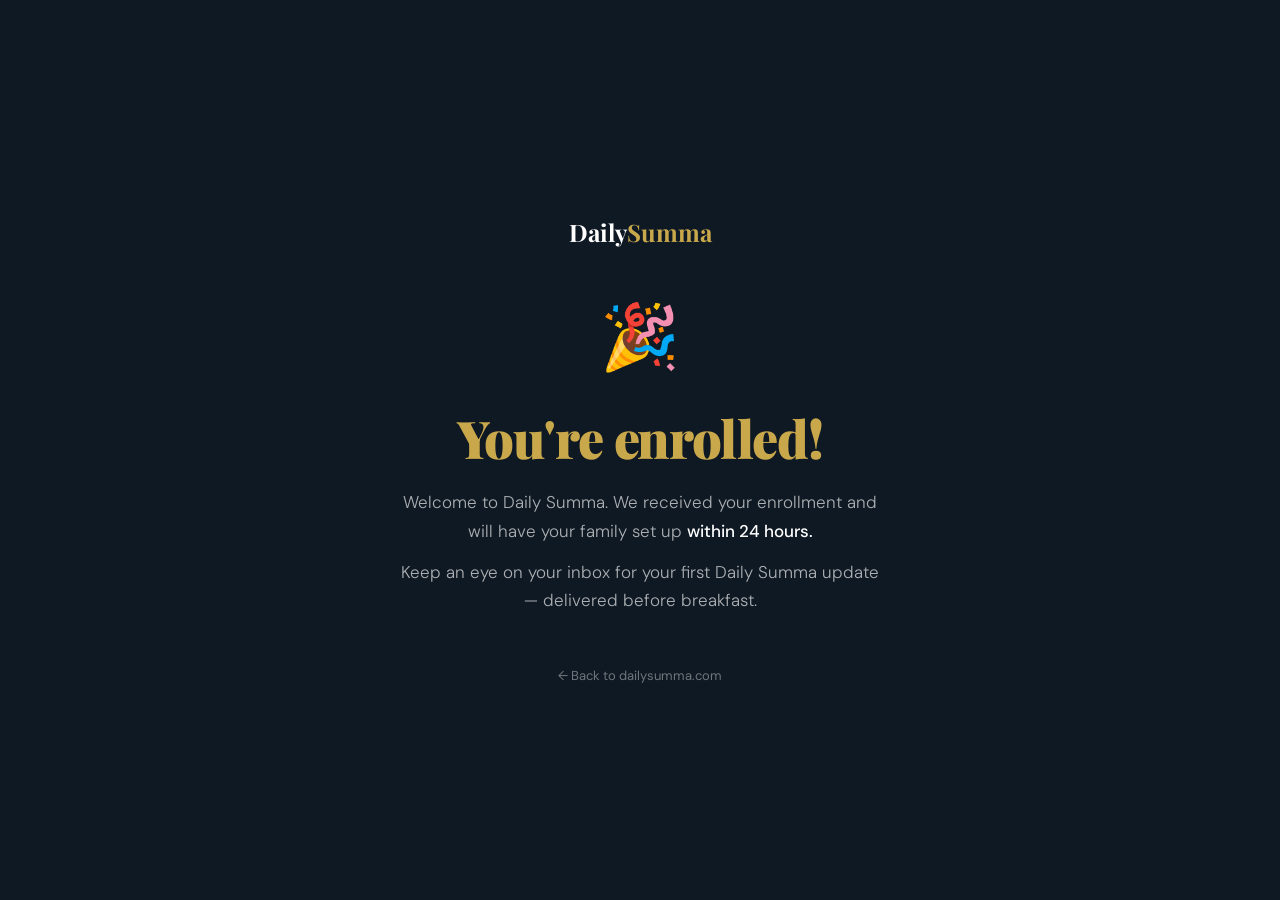
<file: thankyou.html>
<!DOCTYPE html>
<html lang="en">
<head>
<meta charset="UTF-8">
<meta name="viewport" content="width=device-width, initial-scale=1.0">
<title>Daily Summa — You're Enrolled!</title>
<link href="https://fonts.googleapis.com/css2?family=Playfair+Display:wght@400;700;900&family=DM+Sans:wght@300;400;500;600&display=swap" rel="stylesheet">
<style>
  * { margin: 0; padding: 0; box-sizing: border-box; }
  body {
    font-family: 'DM Sans', sans-serif;
    background: #0f1923;
    color: #ffffff;
    min-height: 100vh;
    display: flex;
    flex-direction: column;
    align-items: center;
    justify-content: center;
    text-align: center;
    padding: 40px 24px;
  }
  .logo {
    font-family: 'Playfair Display', serif;
    font-size: 24px;
    font-weight: 700;
    color: #ffffff;
    margin-bottom: 48px;
  }
  .logo span { color: #c9a84c; }
  .icon { font-size: 64px; margin-bottom: 24px; }
  h1 {
    font-family: 'Playfair Display', serif;
    font-size: clamp(32px, 5vw, 52px);
    font-weight: 900;
    color: #c9a84c;
    margin-bottom: 16px;
    letter-spacing: -0.02em;
  }
  p {
    font-size: 17px;
    color: rgba(255,255,255,0.65);
    max-width: 480px;
    line-height: 1.7;
    font-weight: 300;
    margin-bottom: 12px;
  }
  .highlight {
    color: #ffffff;
    font-weight: 500;
  }
  .back {
    margin-top: 40px;
    color: rgba(255,255,255,0.4);
    font-size: 13px;
    text-decoration: none;
    transition: color 0.2s;
  }
  .back:hover { color: #c9a84c; }
</style>
  <link rel="stylesheet" href="/nav.css">
</head>
<body>
  <div class="logo">Daily<span>Summa</span></div>
  <div class="icon">🎉</div>
  <h1>You're enrolled!</h1>
  <p>Welcome to Daily Summa. We received your enrollment and will have your family set up <span class="highlight">within 24 hours.</span></p>
  <p>Keep an eye on your inbox for your first Daily Summa update — delivered before breakfast.</p>
  <a href="/" class="back">← Back to dailysumma.com</a>
</body>
</html>
</file>
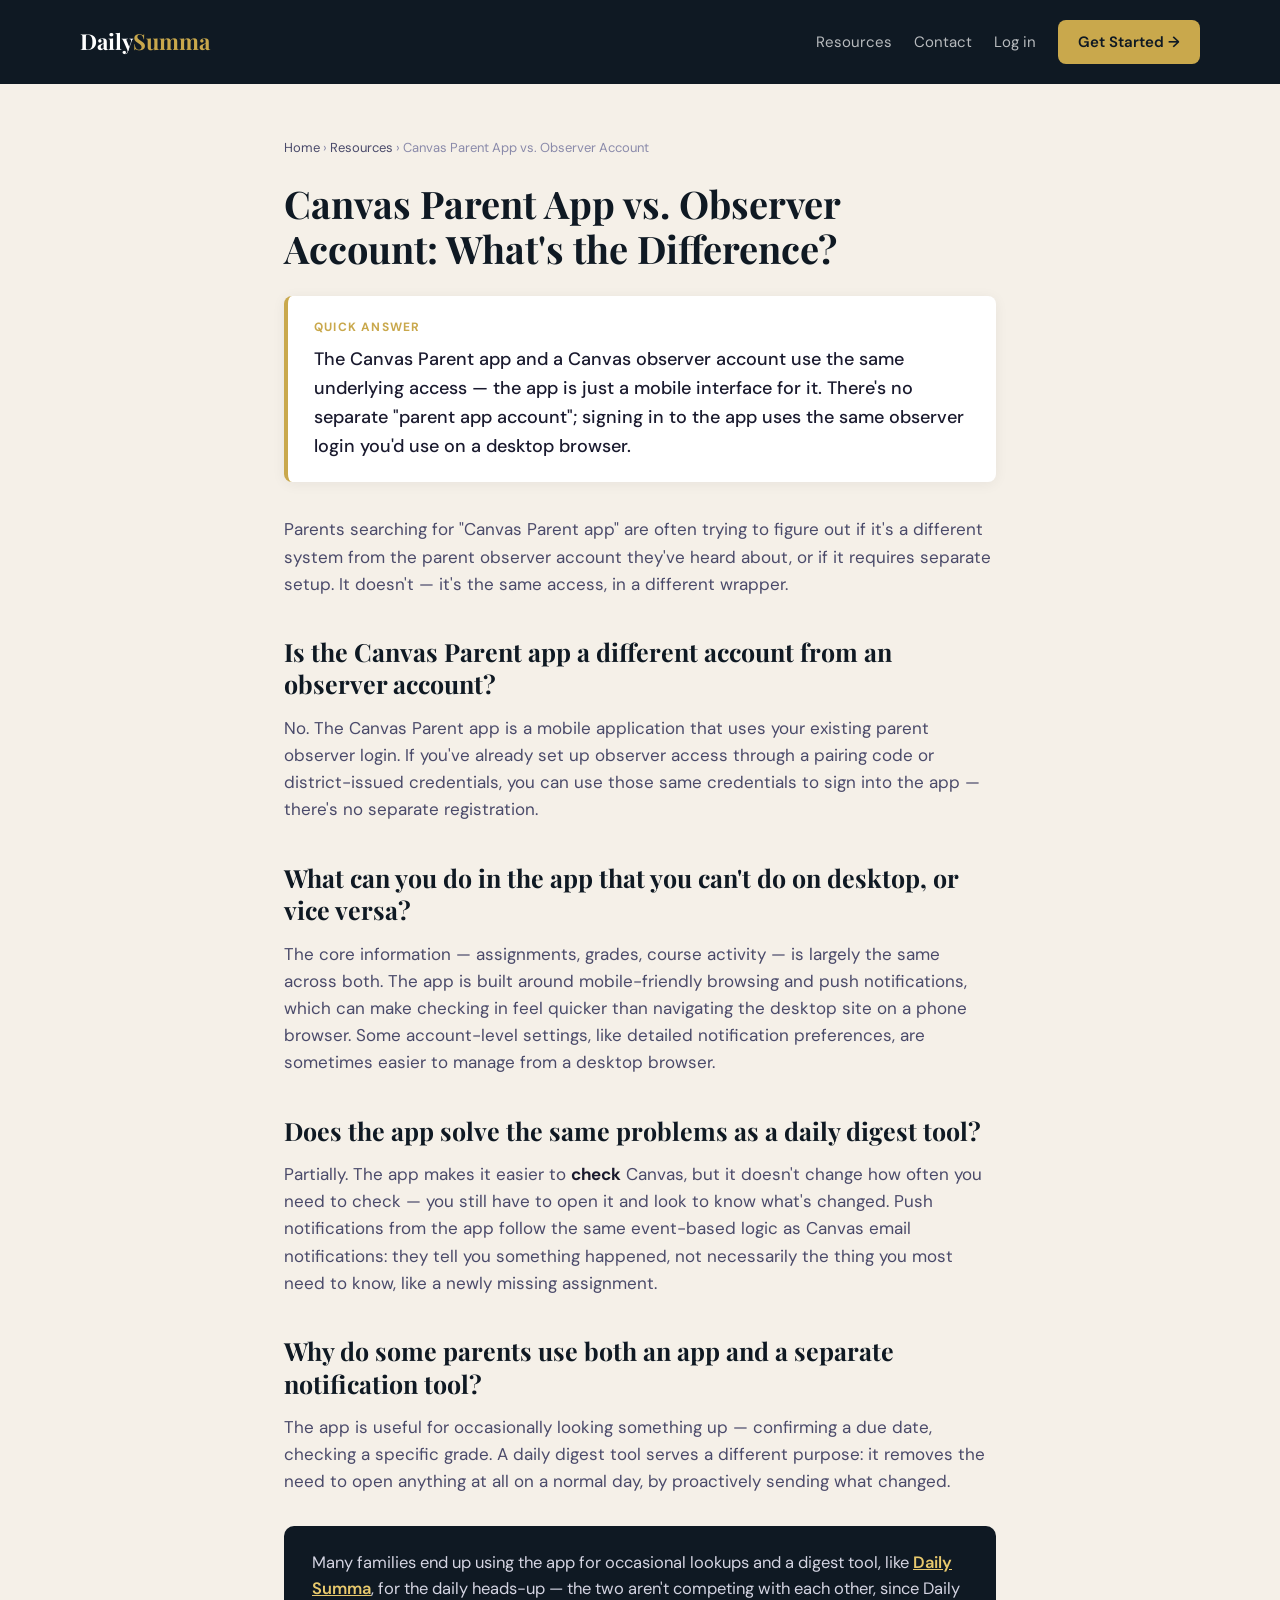
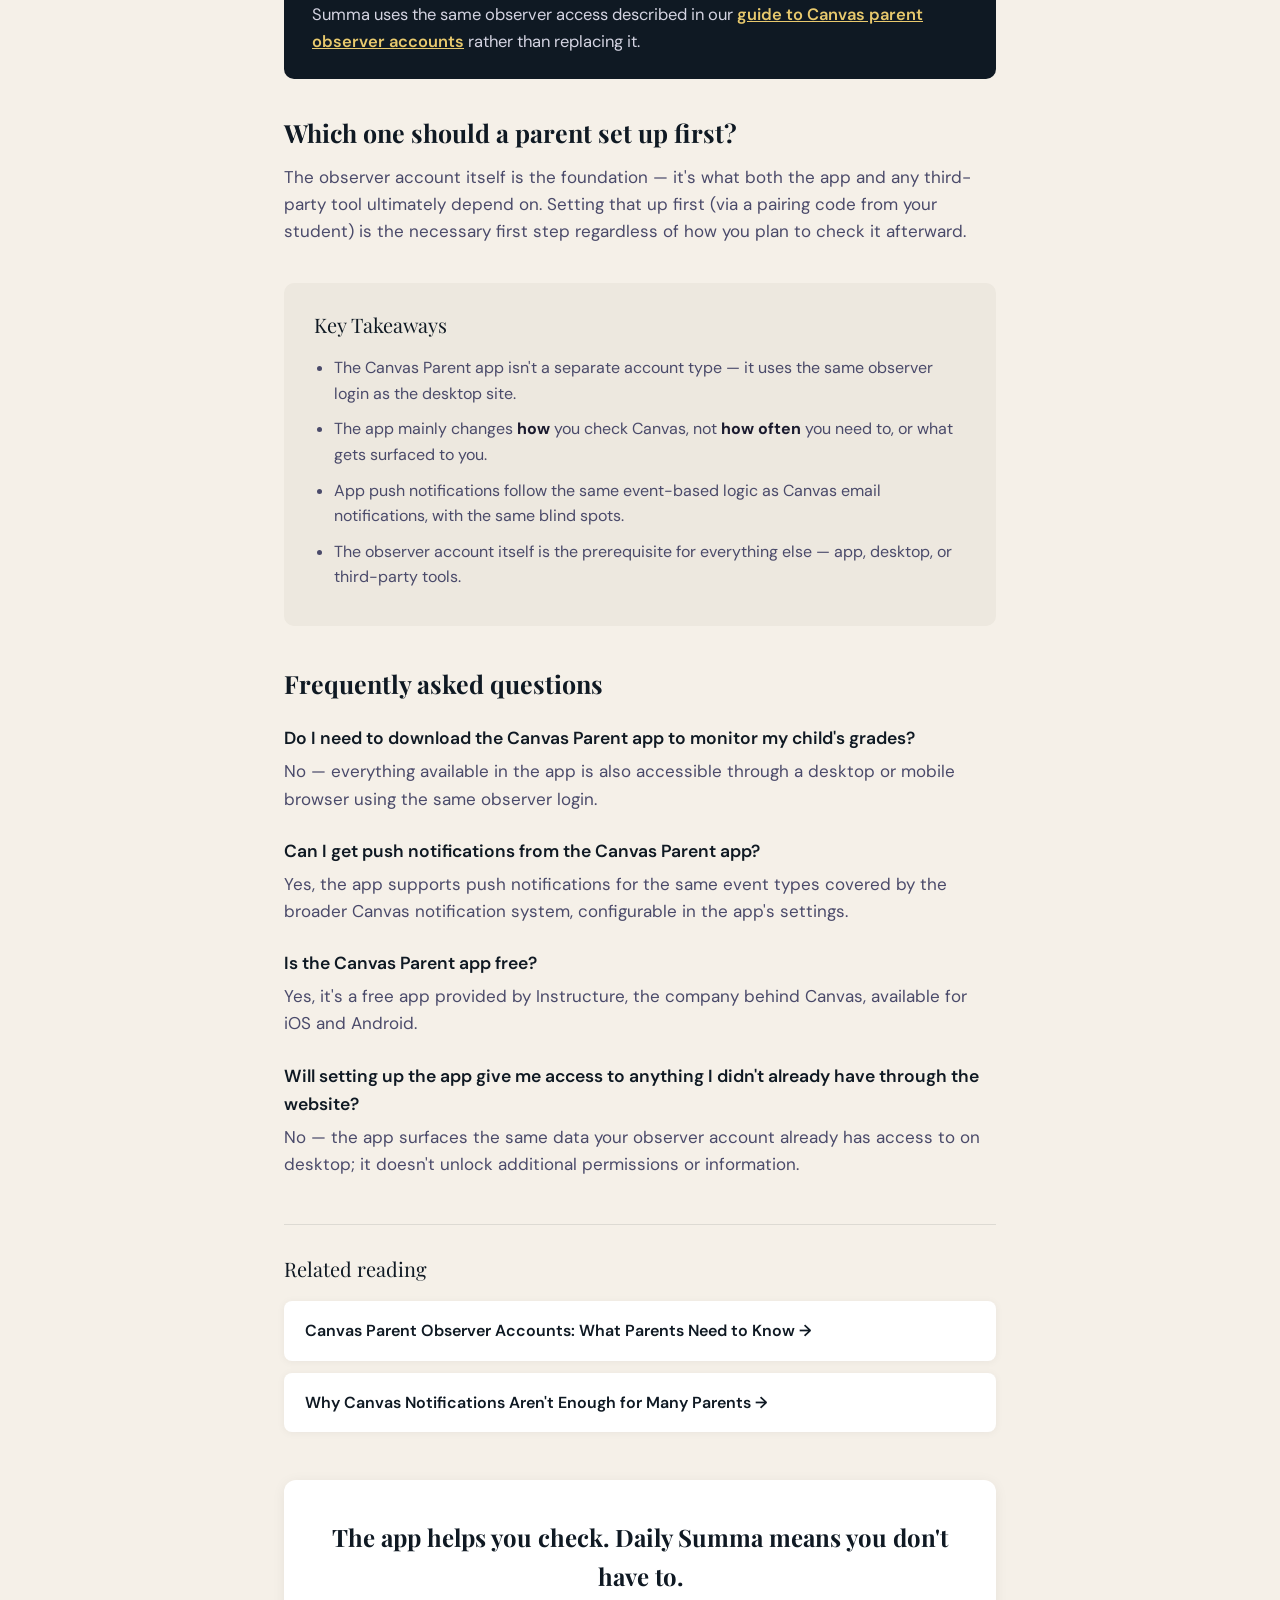
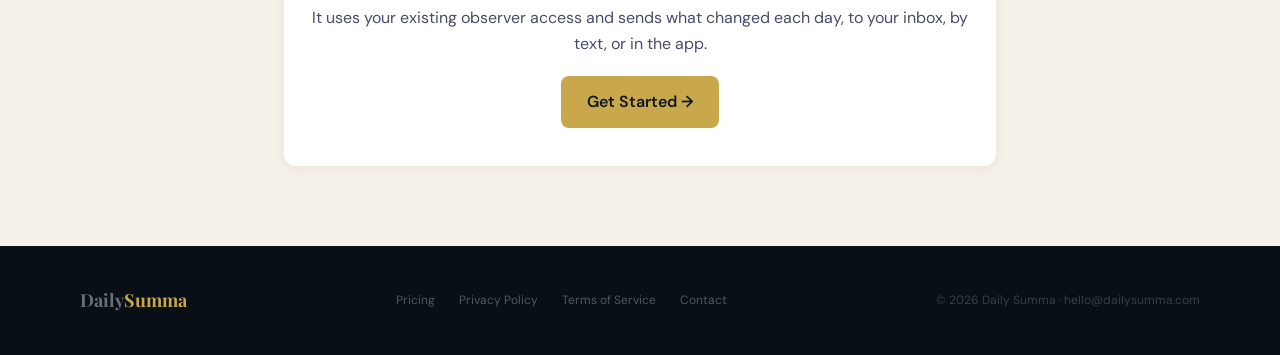
<file: resources/canvas-app-vs-observer.html>
<!DOCTYPE html>
<html lang="en">
<head>
<meta charset="UTF-8">
<meta name="viewport" content="width=device-width, initial-scale=1.0">
<title>Canvas Parent App vs. Observer Account: What's the Difference? | Daily Summa</title>
<meta name="description" content="The Canvas Parent app and a Canvas observer account use the same underlying access — the app is just a mobile interface. There's no separate parent app account.">
<link rel="canonical" href="https://dailysumma.com/resources/canvas-app-vs-observer.html">
<meta property="og:type" content="article">
<meta property="og:title" content="Canvas Parent App vs. Observer Account: What's the Difference?">
<meta property="og:description" content="The Canvas Parent app and a Canvas observer account use the same underlying access — the app is just a mobile interface for it.">
<meta property="og:url" content="https://dailysumma.com/resources/canvas-app-vs-observer.html">
<meta property="og:site_name" content="Daily Summa">
<meta name="twitter:card" content="summary">
<link href="https://fonts.googleapis.com/css2?family=Playfair+Display:ital,wght@0,400;0,700;0,900;1,400&family=DM+Sans:wght@300;400;500;600&display=swap" rel="stylesheet">
<script type="application/ld+json">
{
  "@context": "https://schema.org",
  "@type": "FAQPage",
  "mainEntity": [
    { "@type": "Question", "name": "Do I need to download the Canvas Parent app to monitor my child's grades?", "acceptedAnswer": { "@type": "Answer", "text": "No — everything available in the app is also accessible through a desktop or mobile browser using the same observer login." } },
    { "@type": "Question", "name": "Can I get push notifications from the Canvas Parent app?", "acceptedAnswer": { "@type": "Answer", "text": "Yes, the app supports push notifications for the same event types covered by the broader Canvas notification system, configurable in the app's settings." } },
    { "@type": "Question", "name": "Is the Canvas Parent app free?", "acceptedAnswer": { "@type": "Answer", "text": "Yes, it's a free app provided by Instructure, the company behind Canvas, available for iOS and Android." } },
    { "@type": "Question", "name": "Will setting up the app give me access to anything I didn't already have through the website?", "acceptedAnswer": { "@type": "Answer", "text": "No — the app surfaces the same data your observer account already has access to on desktop; it doesn't unlock additional permissions or information." } }
  ]
}
</script>
<style>
:root { --navy:#0f1923; --navy-mid:#162030; --gold:#c9a84c; --gold-light:#e8c96d; --gold-dim:#c9a84c20; --cream:#f5f0e8; --cream-dark:#ede8df; --text:#1a1a2e; --text-mid:#4a4a6a; --text-light:#8a8aaa; --white:#ffffff; }
* { box-sizing:border-box; margin:0; padding:0; }
body { font-family:'DM Sans',-apple-system,BlinkMacSystemFont,sans-serif; background:var(--cream); color:var(--text); line-height:1.6; }
a { color:var(--gold); }
.skip-nav { position:absolute; left:-9999px; }
.skip-nav:focus { left:12px; top:12px; background:var(--navy); color:#fff; padding:8px 14px; border-radius:6px; z-index:100; }
nav { display:flex; align-items:center; justify-content:space-between; padding:20px 80px; background:var(--navy); }
.nav-logo { font-family:'Playfair Display',serif; font-size:22px; font-weight:700; color:#fff; text-decoration:none; }
.nav-logo span { color:var(--gold); }
.nav-actions { display:flex; align-items:center; gap:22px; }
.nav-login { color:rgba(255,255,255,0.7); text-decoration:none; font-size:15px; }
.nav-login:hover { color:#fff; }
.nav-cta { background:var(--gold); color:var(--navy); padding:10px 20px; border-radius:8px; text-decoration:none; font-size:15px; font-weight:600; }
.nav-cta:hover { background:var(--gold-light); }
.article-wrap { max-width:760px; margin:0 auto; padding:54px 24px 80px; }
.breadcrumb { font-size:13px; color:var(--text-light); margin-bottom:22px; }
.breadcrumb a { color:var(--text-mid); text-decoration:none; }
.breadcrumb a:hover { color:var(--gold); }
h1 { font-family:'Playfair Display',serif; font-size:38px; line-height:1.2; font-weight:700; color:var(--navy); margin-bottom:24px; }
.article-wrap h2 { font-family:'Playfair Display',serif; font-size:25px; line-height:1.3; color:var(--navy); margin:38px 0 14px; }
.article-wrap p { font-size:17px; color:var(--text-mid); margin-bottom:16px; }
.article-wrap ul { margin:0 0 16px 22px; }
.article-wrap li { font-size:17px; color:var(--text-mid); margin-bottom:8px; }
.article-wrap strong { color:var(--text); }
.quick-answer { background:var(--white); border-left:4px solid var(--gold); border-radius:8px; padding:22px 26px; margin-bottom:34px; box-shadow:0 2px 14px rgba(15,25,35,0.06); }
.quick-answer .qa-label { font-size:12px; font-weight:700; text-transform:uppercase; letter-spacing:.1em; color:var(--gold); margin-bottom:8px; }
.quick-answer p { font-size:18px; color:var(--text); margin:0; font-weight:500; }
.ds-mention { background:var(--navy); color:#e8e8f0; border-radius:10px; padding:24px 28px; margin:30px 0; }
.ds-mention p { color:#d4d4e2; margin:0; font-size:16.5px; }
.ds-mention a { color:var(--gold-light); font-weight:600; }
.takeaways { background:var(--cream-dark); border-radius:10px; padding:26px 30px; margin:38px 0; }
.takeaways .kt-label { font-family:'Playfair Display',serif; font-size:20px; color:var(--navy); margin-bottom:14px; }
.takeaways ul { margin:0 0 0 20px; }
.takeaways li { font-size:16px; color:var(--text-mid); margin-bottom:10px; }
.faq { margin-top:42px; }
.faq-q { font-weight:600; color:var(--navy); font-size:17.5px; margin:24px 0 6px; }
.faq-a { font-size:16.5px; color:var(--text-mid); margin:0; }
.related { margin-top:46px; border-top:1px solid rgba(15,25,35,0.1); padding-top:28px; }
.related .rel-label { font-family:'Playfair Display',serif; font-size:20px; color:var(--navy); margin-bottom:16px; }
.related a { display:block; background:var(--white); border-radius:8px; padding:16px 20px; margin-bottom:12px; text-decoration:none; color:var(--navy); font-weight:600; font-size:16px; box-shadow:0 1px 8px rgba(15,25,35,0.05); border:1px solid transparent; transition:border-color .15s; }
.related a:hover { border-color:var(--gold); }
.cta-strip { text-align:center; background:var(--white); border-radius:12px; padding:38px 28px; margin-top:48px; box-shadow:0 2px 14px rgba(15,25,35,0.06); }
.cta-strip h3 { font-family:'Playfair Display',serif; font-size:24px; color:var(--navy); margin-bottom:10px; }
.cta-strip p { font-size:16px; color:var(--text-mid); margin-bottom:20px; }
.cta-strip a { background:var(--gold); color:var(--navy); padding:13px 26px; border-radius:8px; text-decoration:none; font-weight:600; font-size:16px; display:inline-block; }
.cta-strip a:hover { background:var(--gold-light); }
footer { padding:40px 80px; background:#080f17; display:flex; align-items:center; justify-content:space-between; flex-wrap:wrap; gap:16px; }
.footer-logo { font-family:'Playfair Display',serif; font-size:18px; font-weight:700; color:rgba(255,255,255,0.4); }
.footer-logo span { color:var(--gold); }
.footer-links { display:flex; gap:24px; flex-wrap:wrap; }
.footer-links a { font-size:12px; color:rgba(255,255,255,0.3); text-decoration:none; }
.footer-text { font-size:12px; color:rgba(255,255,255,0.2); }
@media (max-width:768px) { nav { padding:16px 22px; } footer { padding:30px 22px; } h1 { font-size:30px; } .article-wrap { padding:36px 20px 60px; } }
</style>
  <link rel="stylesheet" href="/nav.css">
</head>
<body>
<a href="#main-content" class="skip-nav">Skip to main content</a>
<nav>
  <div class="nav-top">
    <a href="/" class="nav-logo">Daily<span>Summa</span></a>
    <a href="/signup" class="nav-cta nav-cta-mobile">Get Started &rarr;</a>
  </div>
  <div class="nav-actions">
    <a href="/resources/" class="nav-login">Resources</a>
    <a href="/contact" class="nav-login">Contact</a>
    <a href="/login" class="nav-login">Log in</a>
    <a href="/signup" class="nav-cta nav-cta-desktop">Get Started →</a>
  </div>
</nav>
<article class="article-wrap" id="main-content">
  <div class="breadcrumb"><a href="/">Home</a> &rsaquo; <a href="/resources/">Resources</a> &rsaquo; Canvas Parent App vs. Observer Account</div>
  <h1>Canvas Parent App vs. Observer Account: What's the Difference?</h1>
  <div class="quick-answer">
    <div class="qa-label">Quick Answer</div>
    <p>The Canvas Parent app and a Canvas observer account use the same underlying access — the app is just a mobile interface for it. There's no separate "parent app account"; signing in to the app uses the same observer login you'd use on a desktop browser.</p>
  </div>
  <p>Parents searching for "Canvas Parent app" are often trying to figure out if it's a different system from the parent observer account they've heard about, or if it requires separate setup. It doesn't — it's the same access, in a different wrapper.</p>
  <h2>Is the Canvas Parent app a different account from an observer account?</h2>
  <p>No. The Canvas Parent app is a mobile application that uses your existing parent observer login. If you've already set up observer access through a pairing code or district-issued credentials, you can use those same credentials to sign into the app — there's no separate registration.</p>
  <h2>What can you do in the app that you can't do on desktop, or vice versa?</h2>
  <p>The core information — assignments, grades, course activity — is largely the same across both. The app is built around mobile-friendly browsing and push notifications, which can make checking in feel quicker than navigating the desktop site on a phone browser. Some account-level settings, like detailed notification preferences, are sometimes easier to manage from a desktop browser.</p>
  <h2>Does the app solve the same problems as a daily digest tool?</h2>
  <p>Partially. The app makes it easier to <strong>check</strong> Canvas, but it doesn't change how often you need to check — you still have to open it and look to know what's changed. Push notifications from the app follow the same event-based logic as Canvas email notifications: they tell you something happened, not necessarily the thing you most need to know, like a newly missing assignment.</p>
  <h2>Why do some parents use both an app and a separate notification tool?</h2>
  <p>The app is useful for occasionally looking something up — confirming a due date, checking a specific grade. A daily digest tool serves a different purpose: it removes the need to open anything at all on a normal day, by proactively sending what changed.</p>
  <div class="ds-mention">
    <p>Many families end up using the app for occasional lookups and a digest tool, like <a href="/">Daily Summa</a>, for the daily heads-up — the two aren't competing with each other, since Daily Summa uses the same observer access described in our <a href="/resources/canvas-parent-observer-accounts.html">guide to Canvas parent observer accounts</a> rather than replacing it.</p>
  </div>
  <h2>Which one should a parent set up first?</h2>
  <p>The observer account itself is the foundation — it's what both the app and any third-party tool ultimately depend on. Setting that up first (via a pairing code from your student) is the necessary first step regardless of how you plan to check it afterward.</p>
  <div class="takeaways">
    <div class="kt-label">Key Takeaways</div>
    <ul>
      <li>The Canvas Parent app isn't a separate account type — it uses the same observer login as the desktop site.</li>
      <li>The app mainly changes <strong>how</strong> you check Canvas, not <strong>how often</strong> you need to, or what gets surfaced to you.</li>
      <li>App push notifications follow the same event-based logic as Canvas email notifications, with the same blind spots.</li>
      <li>The observer account itself is the prerequisite for everything else — app, desktop, or third-party tools.</li>
    </ul>
  </div>
  <div class="faq">
    <h2>Frequently asked questions</h2>
    <div class="faq-q">Do I need to download the Canvas Parent app to monitor my child's grades?</div>
    <p class="faq-a">No — everything available in the app is also accessible through a desktop or mobile browser using the same observer login.</p>
    <div class="faq-q">Can I get push notifications from the Canvas Parent app?</div>
    <p class="faq-a">Yes, the app supports push notifications for the same event types covered by the broader Canvas notification system, configurable in the app's settings.</p>
    <div class="faq-q">Is the Canvas Parent app free?</div>
    <p class="faq-a">Yes, it's a free app provided by Instructure, the company behind Canvas, available for iOS and Android.</p>
    <div class="faq-q">Will setting up the app give me access to anything I didn't already have through the website?</div>
    <p class="faq-a">No — the app surfaces the same data your observer account already has access to on desktop; it doesn't unlock additional permissions or information.</p>
  </div>
  <div class="related">
    <div class="rel-label">Related reading</div>
    <a href="/resources/canvas-parent-observer-accounts.html">Canvas Parent Observer Accounts: What Parents Need to Know &rarr;</a>
    <a href="/resources/canvas-notifications-not-enough.html">Why Canvas Notifications Aren't Enough for Many Parents &rarr;</a>
  </div>
  <div class="cta-strip">
    <h3>The app helps you check. Daily Summa means you don't have to.</h3>
    <p>It uses your existing observer access and sends what changed each day, to your inbox, by text, or in the app.</p>
    <a href="/signup">Get Started &rarr;</a>
  </div>
</article>
<footer>
  <div class="footer-logo">Daily<span>Summa</span></div>
  <div class="footer-links">
    <a href="/pricing">Pricing</a>
    <a href="/privacy">Privacy Policy</a>
    <a href="/terms">Terms of Service</a>
    <a href="/contact">Contact</a>
  </div>
  <div class="footer-text">© 2026 Daily Summa · hello@dailysumma.com</div>
</footer>
</body>
</html>
</file>
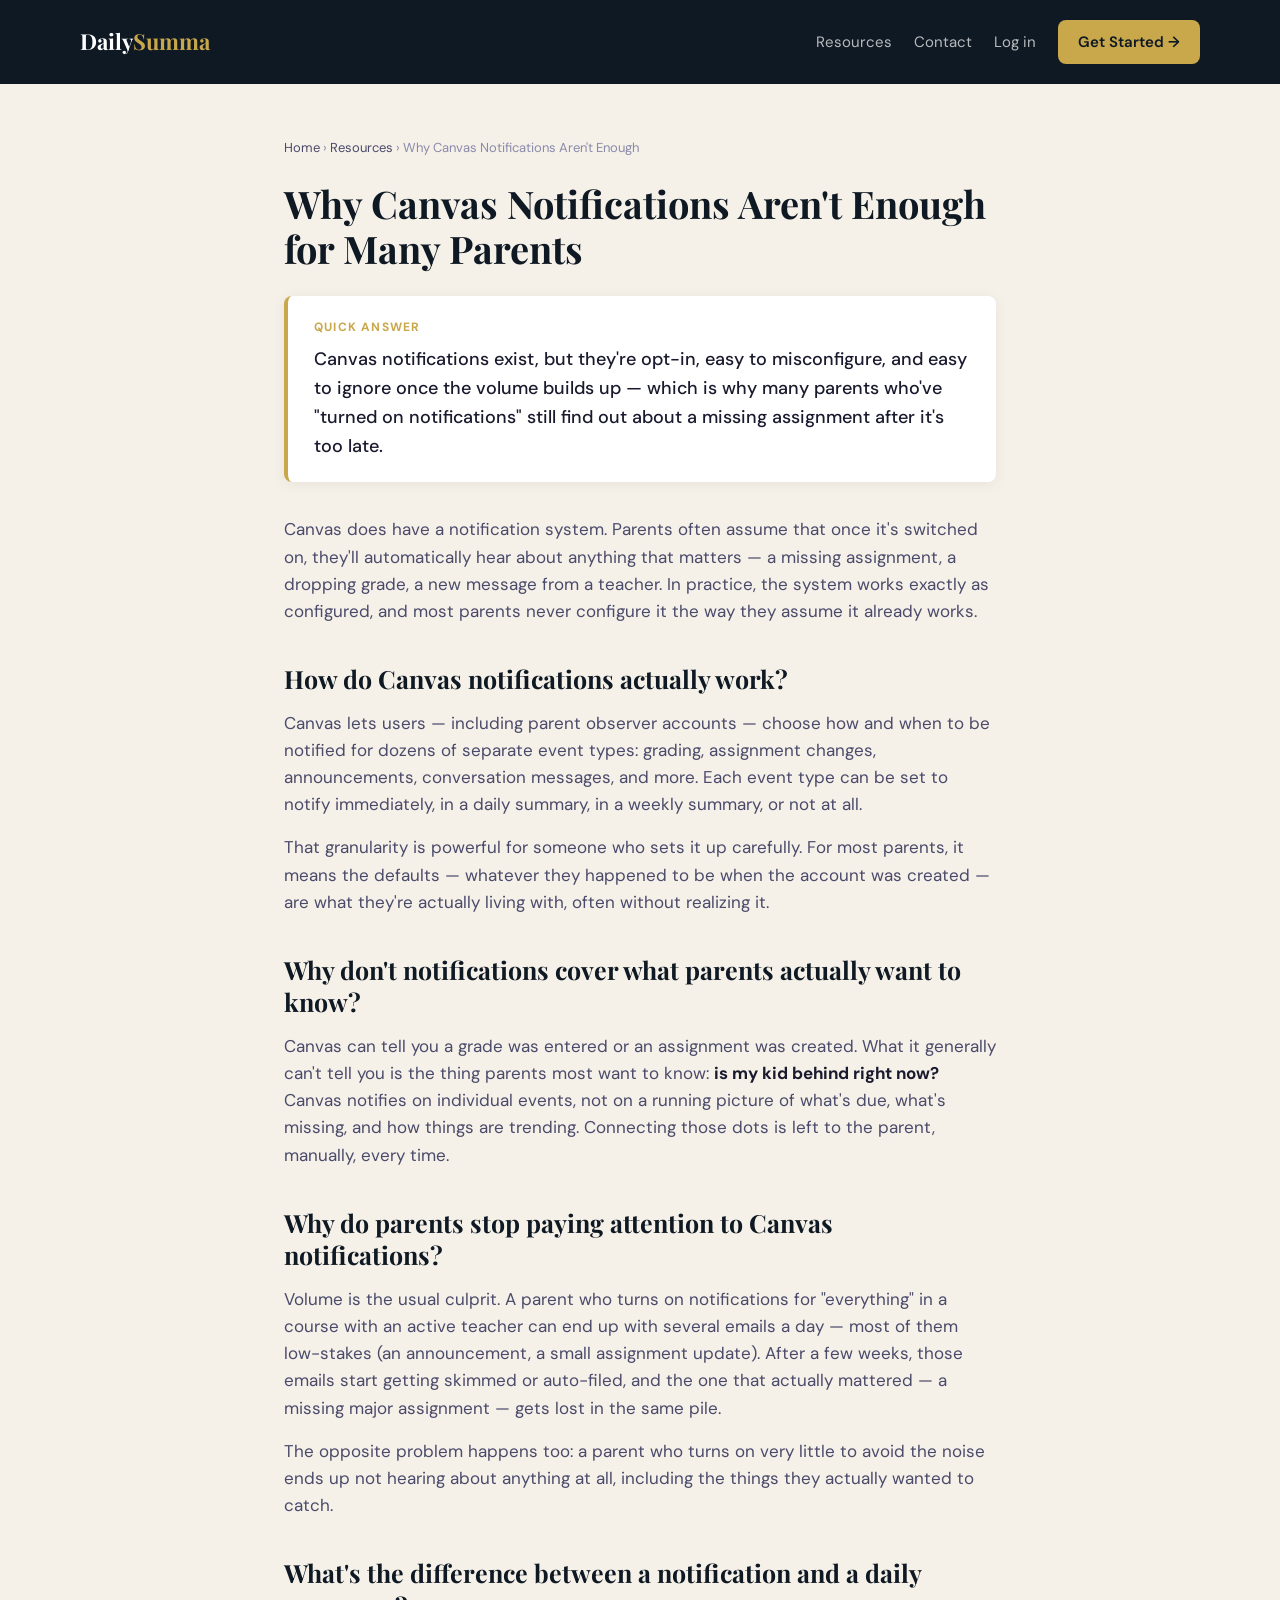
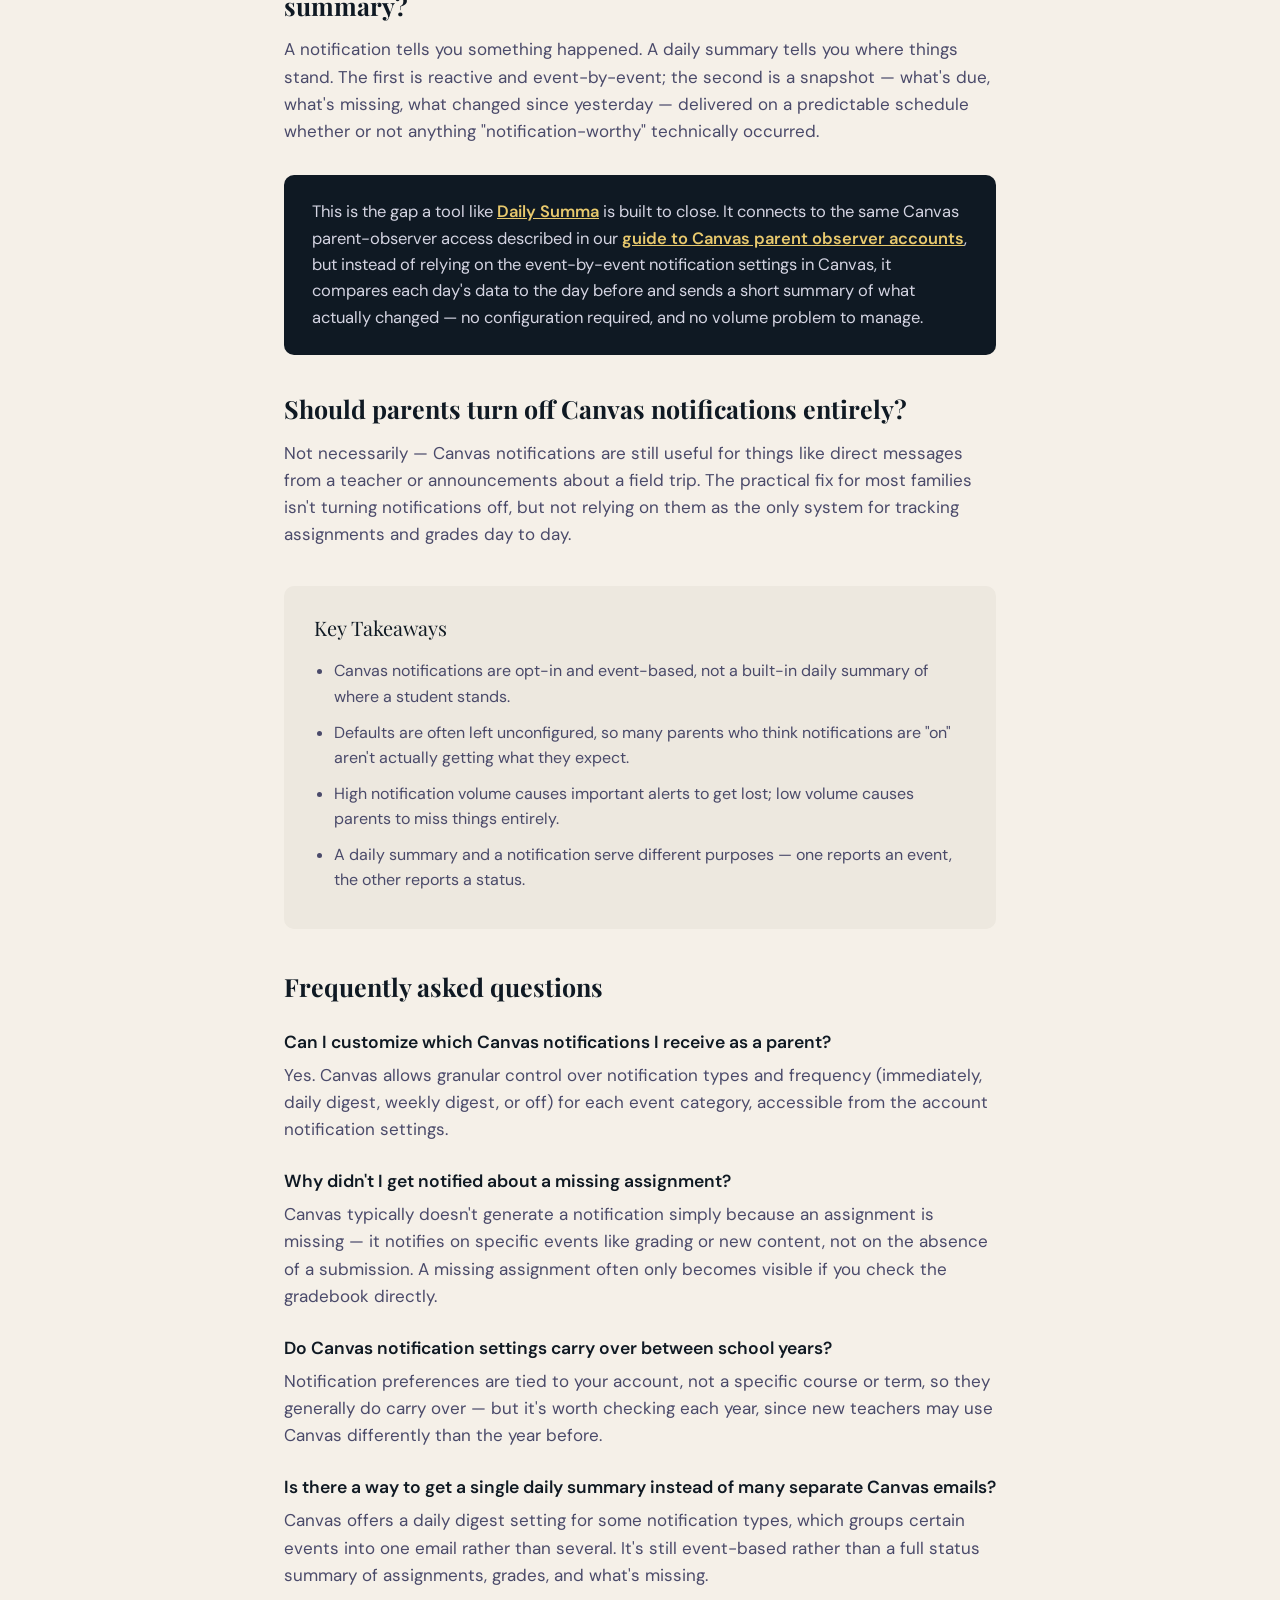
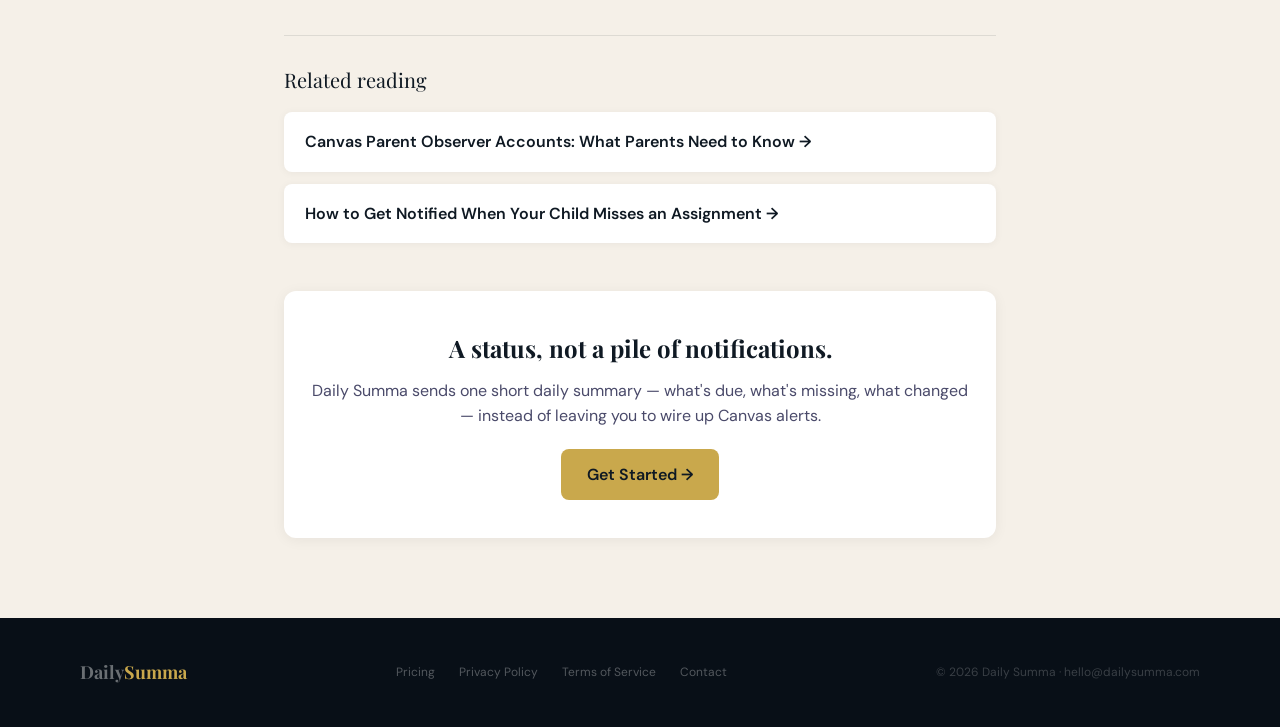
<file: resources/canvas-notifications-not-enough.html>
<!DOCTYPE html>
<html lang="en">
<head>
<meta charset="UTF-8">
<meta name="viewport" content="width=device-width, initial-scale=1.0">
<title>Why Canvas Notifications Aren't Enough for Many Parents | Daily Summa</title>
<meta name="description" content="Canvas notifications are opt-in, easy to misconfigure, and easy to ignore once volume builds up — which is why many parents still miss assignments even with notifications on.">
<link rel="canonical" href="https://dailysumma.com/resources/canvas-notifications-not-enough.html">

<meta property="og:type" content="article">
<meta property="og:title" content="Why Canvas Notifications Aren't Enough for Many Parents">
<meta property="og:description" content="Canvas notifications are opt-in, easy to misconfigure, and easy to ignore — which is why many parents still miss assignments even with notifications on.">
<meta property="og:url" content="https://dailysumma.com/resources/canvas-notifications-not-enough.html">
<meta property="og:site_name" content="Daily Summa">
<meta name="twitter:card" content="summary">

<link href="https://fonts.googleapis.com/css2?family=Playfair+Display:ital,wght@0,400;0,700;0,900;1,400&family=DM+Sans:wght@300;400;500;600&display=swap" rel="stylesheet">

<script type="application/ld+json">
{
  "@context": "https://schema.org",
  "@type": "FAQPage",
  "mainEntity": [
    {
      "@type": "Question",
      "name": "Can I customize which Canvas notifications I receive as a parent?",
      "acceptedAnswer": {
        "@type": "Answer",
        "text": "Yes. Canvas allows granular control over notification types and frequency (immediately, daily digest, weekly digest, or off) for each event category, accessible from the account notification settings."
      }
    },
    {
      "@type": "Question",
      "name": "Why didn't I get notified about a missing assignment?",
      "acceptedAnswer": {
        "@type": "Answer",
        "text": "Canvas typically doesn't generate a notification simply because an assignment is missing — it notifies on specific events like grading or new content, not on the absence of a submission. A missing assignment often only becomes visible if you check the gradebook directly."
      }
    },
    {
      "@type": "Question",
      "name": "Do Canvas notification settings carry over between school years?",
      "acceptedAnswer": {
        "@type": "Answer",
        "text": "Notification preferences are tied to your account, not a specific course or term, so they generally do carry over — but it's worth checking each year, since new teachers may use Canvas differently than the year before."
      }
    },
    {
      "@type": "Question",
      "name": "Is there a way to get a single daily summary instead of many separate Canvas emails?",
      "acceptedAnswer": {
        "@type": "Answer",
        "text": "Canvas offers a daily digest setting for some notification types, which groups certain events into one email rather than several. It's still event-based rather than a full status summary of assignments, grades, and what's missing."
      }
    }
  ]
}
</script>

<style>
:root {
  --navy:#0f1923; --navy-mid:#162030; --gold:#c9a84c; --gold-light:#e8c96d;
  --gold-dim:#c9a84c20; --cream:#f5f0e8; --cream-dark:#ede8df;
  --text:#1a1a2e; --text-mid:#4a4a6a; --text-light:#8a8aaa; --white:#ffffff;
}
* { box-sizing:border-box; margin:0; padding:0; }
body { font-family:'DM Sans',-apple-system,BlinkMacSystemFont,sans-serif;
       background:var(--cream); color:var(--text); line-height:1.6; }
a { color:var(--gold); }
.skip-nav { position:absolute; left:-9999px; }
.skip-nav:focus { left:12px; top:12px; background:var(--navy); color:#fff; padding:8px 14px; border-radius:6px; z-index:100; }
nav { display:flex; align-items:center; justify-content:space-between; padding:20px 80px; background:var(--navy); }
.nav-logo { font-family:'Playfair Display',serif; font-size:22px; font-weight:700; color:#fff; text-decoration:none; }
.nav-logo span { color:var(--gold); }
.nav-actions { display:flex; align-items:center; gap:22px; }
.nav-login { color:rgba(255,255,255,0.7); text-decoration:none; font-size:15px; }
.nav-login:hover { color:#fff; }
.nav-cta { background:var(--gold); color:var(--navy); padding:10px 20px; border-radius:8px; text-decoration:none; font-size:15px; font-weight:600; }
.nav-cta:hover { background:var(--gold-light); }
.article-wrap { max-width:760px; margin:0 auto; padding:54px 24px 80px; }
.breadcrumb { font-size:13px; color:var(--text-light); margin-bottom:22px; }
.breadcrumb a { color:var(--text-mid); text-decoration:none; }
.breadcrumb a:hover { color:var(--gold); }
h1 { font-family:'Playfair Display',serif; font-size:38px; line-height:1.2; font-weight:700; color:var(--navy); margin-bottom:24px; }
.article-wrap h2 { font-family:'Playfair Display',serif; font-size:25px; line-height:1.3; color:var(--navy); margin:38px 0 14px; }
.article-wrap p { font-size:17px; color:var(--text-mid); margin-bottom:16px; }
.article-wrap ul { margin:0 0 16px 22px; }
.article-wrap li { font-size:17px; color:var(--text-mid); margin-bottom:8px; }
.article-wrap strong { color:var(--text); }
.quick-answer { background:var(--white); border-left:4px solid var(--gold); border-radius:8px; padding:22px 26px; margin-bottom:34px; box-shadow:0 2px 14px rgba(15,25,35,0.06); }
.quick-answer .qa-label { font-size:12px; font-weight:700; text-transform:uppercase; letter-spacing:.1em; color:var(--gold); margin-bottom:8px; }
.quick-answer p { font-size:18px; color:var(--text); margin:0; font-weight:500; }
.ds-mention { background:var(--navy); color:#e8e8f0; border-radius:10px; padding:24px 28px; margin:30px 0; }
.ds-mention p { color:#d4d4e2; margin:0; font-size:16.5px; }
.ds-mention a { color:var(--gold-light); font-weight:600; }
.takeaways { background:var(--cream-dark); border-radius:10px; padding:26px 30px; margin:38px 0; }
.takeaways .kt-label { font-family:'Playfair Display',serif; font-size:20px; color:var(--navy); margin-bottom:14px; }
.takeaways ul { margin:0 0 0 20px; }
.takeaways li { font-size:16px; color:var(--text-mid); margin-bottom:10px; }
.faq { margin-top:42px; }
.faq-q { font-weight:600; color:var(--navy); font-size:17.5px; margin:24px 0 6px; }
.faq-a { font-size:16.5px; color:var(--text-mid); margin:0; }
.related { margin-top:46px; border-top:1px solid rgba(15,25,35,0.1); padding-top:28px; }
.related .rel-label { font-family:'Playfair Display',serif; font-size:20px; color:var(--navy); margin-bottom:16px; }
.related a { display:block; background:var(--white); border-radius:8px; padding:16px 20px; margin-bottom:12px; text-decoration:none; color:var(--navy); font-weight:600; font-size:16px; box-shadow:0 1px 8px rgba(15,25,35,0.05); border:1px solid transparent; transition:border-color .15s; }
.related a:hover { border-color:var(--gold); }
.cta-strip { text-align:center; background:var(--white); border-radius:12px; padding:38px 28px; margin-top:48px; box-shadow:0 2px 14px rgba(15,25,35,0.06); }
.cta-strip h3 { font-family:'Playfair Display',serif; font-size:24px; color:var(--navy); margin-bottom:10px; }
.cta-strip p { font-size:16px; color:var(--text-mid); margin-bottom:20px; }
.cta-strip a { background:var(--gold); color:var(--navy); padding:13px 26px; border-radius:8px; text-decoration:none; font-weight:600; font-size:16px; display:inline-block; }
.cta-strip a:hover { background:var(--gold-light); }
footer { padding:40px 80px; background:#080f17; display:flex; align-items:center; justify-content:space-between; flex-wrap:wrap; gap:16px; }
.footer-logo { font-family:'Playfair Display',serif; font-size:18px; font-weight:700; color:rgba(255,255,255,0.4); }
.footer-logo span { color:var(--gold); }
.footer-links { display:flex; gap:24px; flex-wrap:wrap; }
.footer-links a { font-size:12px; color:rgba(255,255,255,0.3); text-decoration:none; }
.footer-text { font-size:12px; color:rgba(255,255,255,0.2); }
@media (max-width:768px) {
  nav { padding:16px 22px; }
  footer { padding:30px 22px; }
  h1 { font-size:30px; }
  .article-wrap { padding:36px 20px 60px; }
}
</style>
  <link rel="stylesheet" href="/nav.css">
</head>
<body>
<a href="#main-content" class="skip-nav">Skip to main content</a>

<nav>
  <div class="nav-top">
    <a href="/" class="nav-logo">Daily<span>Summa</span></a>
    <a href="/signup" class="nav-cta nav-cta-mobile">Get Started &rarr;</a>
  </div>
  <div class="nav-actions">
    <a href="/resources/" class="nav-login">Resources</a>
    <a href="/contact" class="nav-login">Contact</a>
    <a href="/login" class="nav-login">Log in</a>
    <a href="/signup" class="nav-cta nav-cta-desktop">Get Started →</a>
  </div>
</nav>

<article class="article-wrap" id="main-content">
  <div class="breadcrumb"><a href="/">Home</a> &rsaquo; <a href="/resources/">Resources</a> &rsaquo; Why Canvas Notifications Aren't Enough</div>

  <h1>Why Canvas Notifications Aren't Enough for Many Parents</h1>

  <div class="quick-answer">
    <div class="qa-label">Quick Answer</div>
    <p>Canvas notifications exist, but they're opt-in, easy to misconfigure, and easy to ignore once the volume builds up — which is why many parents who've "turned on notifications" still find out about a missing assignment after it's too late.</p>
  </div>

  <p>Canvas does have a notification system. Parents often assume that once it's switched on, they'll automatically hear about anything that matters — a missing assignment, a dropping grade, a new message from a teacher. In practice, the system works exactly as configured, and most parents never configure it the way they assume it already works.</p>

  <h2>How do Canvas notifications actually work?</h2>
  <p>Canvas lets users — including parent observer accounts — choose how and when to be notified for dozens of separate event types: grading, assignment changes, announcements, conversation messages, and more. Each event type can be set to notify immediately, in a daily summary, in a weekly summary, or not at all.</p>
  <p>That granularity is powerful for someone who sets it up carefully. For most parents, it means the defaults — whatever they happened to be when the account was created — are what they're actually living with, often without realizing it.</p>

  <h2>Why don't notifications cover what parents actually want to know?</h2>
  <p>Canvas can tell you a grade was entered or an assignment was created. What it generally can't tell you is the thing parents most want to know: <strong>is my kid behind right now?</strong> Canvas notifies on individual events, not on a running picture of what's due, what's missing, and how things are trending. Connecting those dots is left to the parent, manually, every time.</p>

  <h2>Why do parents stop paying attention to Canvas notifications?</h2>
  <p>Volume is the usual culprit. A parent who turns on notifications for "everything" in a course with an active teacher can end up with several emails a day — most of them low-stakes (an announcement, a small assignment update). After a few weeks, those emails start getting skimmed or auto-filed, and the one that actually mattered — a missing major assignment — gets lost in the same pile.</p>
  <p>The opposite problem happens too: a parent who turns on very little to avoid the noise ends up not hearing about anything at all, including the things they actually wanted to catch.</p>

  <h2>What's the difference between a notification and a daily summary?</h2>
  <p>A notification tells you something happened. A daily summary tells you where things stand. The first is reactive and event-by-event; the second is a snapshot — what's due, what's missing, what changed since yesterday — delivered on a predictable schedule whether or not anything "notification-worthy" technically occurred.</p>

  <div class="ds-mention">
    <p>This is the gap a tool like <a href="/">Daily Summa</a> is built to close. It connects to the same Canvas parent-observer access described in our <a href="/resources/canvas-parent-observer-accounts.html">guide to Canvas parent observer accounts</a>, but instead of relying on the event-by-event notification settings in Canvas, it compares each day's data to the day before and sends a short summary of what actually changed — no configuration required, and no volume problem to manage.</p>
  </div>

  <h2>Should parents turn off Canvas notifications entirely?</h2>
  <p>Not necessarily — Canvas notifications are still useful for things like direct messages from a teacher or announcements about a field trip. The practical fix for most families isn't turning notifications off, but not relying on them as the only system for tracking assignments and grades day to day.</p>

  <div class="takeaways">
    <div class="kt-label">Key Takeaways</div>
    <ul>
      <li>Canvas notifications are opt-in and event-based, not a built-in daily summary of where a student stands.</li>
      <li>Defaults are often left unconfigured, so many parents who think notifications are "on" aren't actually getting what they expect.</li>
      <li>High notification volume causes important alerts to get lost; low volume causes parents to miss things entirely.</li>
      <li>A daily summary and a notification serve different purposes — one reports an event, the other reports a status.</li>
    </ul>
  </div>

  <div class="faq">
    <h2>Frequently asked questions</h2>

    <div class="faq-q">Can I customize which Canvas notifications I receive as a parent?</div>
    <p class="faq-a">Yes. Canvas allows granular control over notification types and frequency (immediately, daily digest, weekly digest, or off) for each event category, accessible from the account notification settings.</p>

    <div class="faq-q">Why didn't I get notified about a missing assignment?</div>
    <p class="faq-a">Canvas typically doesn't generate a notification simply because an assignment is missing — it notifies on specific events like grading or new content, not on the absence of a submission. A missing assignment often only becomes visible if you check the gradebook directly.</p>

    <div class="faq-q">Do Canvas notification settings carry over between school years?</div>
    <p class="faq-a">Notification preferences are tied to your account, not a specific course or term, so they generally do carry over — but it's worth checking each year, since new teachers may use Canvas differently than the year before.</p>

    <div class="faq-q">Is there a way to get a single daily summary instead of many separate Canvas emails?</div>
    <p class="faq-a">Canvas offers a daily digest setting for some notification types, which groups certain events into one email rather than several. It's still event-based rather than a full status summary of assignments, grades, and what's missing.</p>
  </div>

  <div class="related">
    <div class="rel-label">Related reading</div>
    <a href="/resources/canvas-parent-observer-accounts.html">Canvas Parent Observer Accounts: What Parents Need to Know &rarr;</a>
    <a href="/resources/missing-assignment-alerts.html">How to Get Notified When Your Child Misses an Assignment &rarr;</a>
  </div>

  <div class="cta-strip">
    <h3>A status, not a pile of notifications.</h3>
    <p>Daily Summa sends one short daily summary — what's due, what's missing, what changed — instead of leaving you to wire up Canvas alerts.</p>
    <a href="/signup">Get Started &rarr;</a>
  </div>
</article>

<footer>
  <div class="footer-logo">Daily<span>Summa</span></div>
  <div class="footer-links">
    <a href="/pricing">Pricing</a>
    <a href="/privacy">Privacy Policy</a>
    <a href="/terms">Terms of Service</a>
    <a href="/contact">Contact</a>
  </div>
  <div class="footer-text">© 2026 Daily Summa · hello@dailysumma.com</div>
</footer>
</body>
</html>
</file>
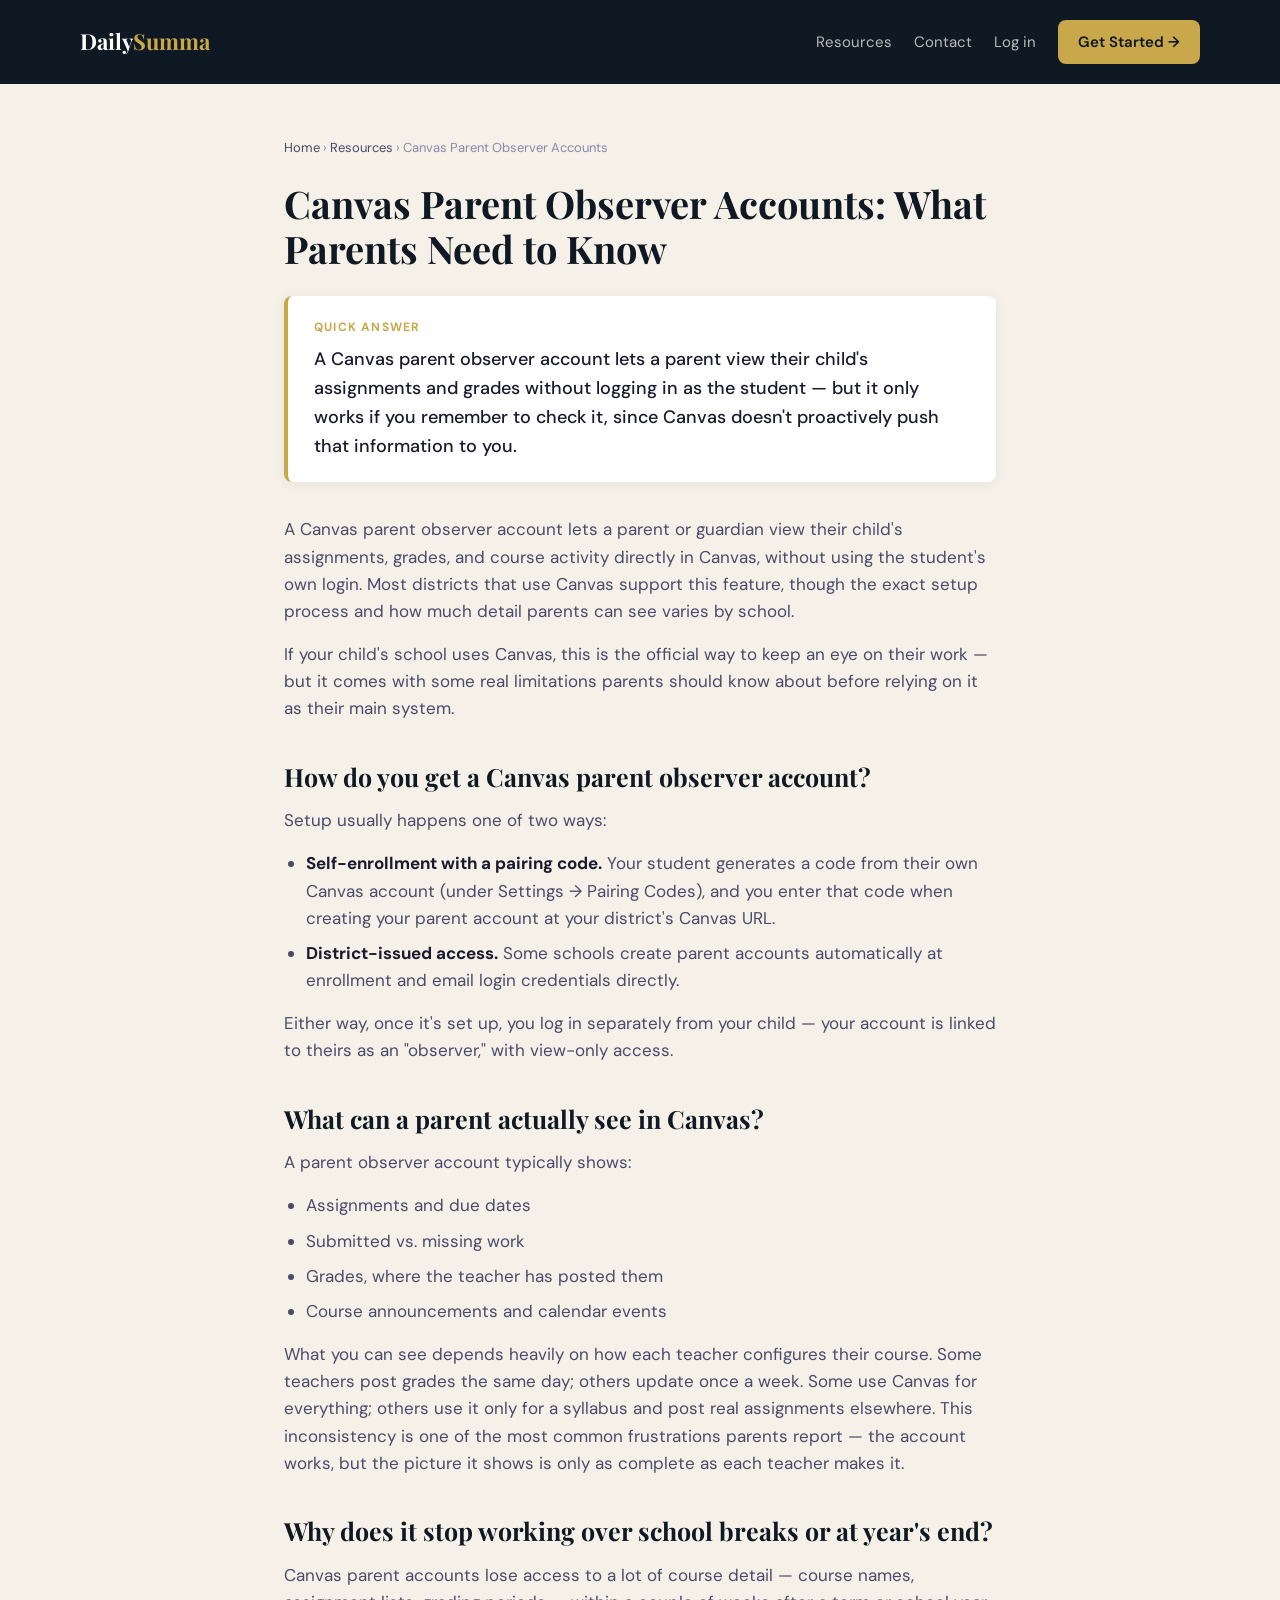
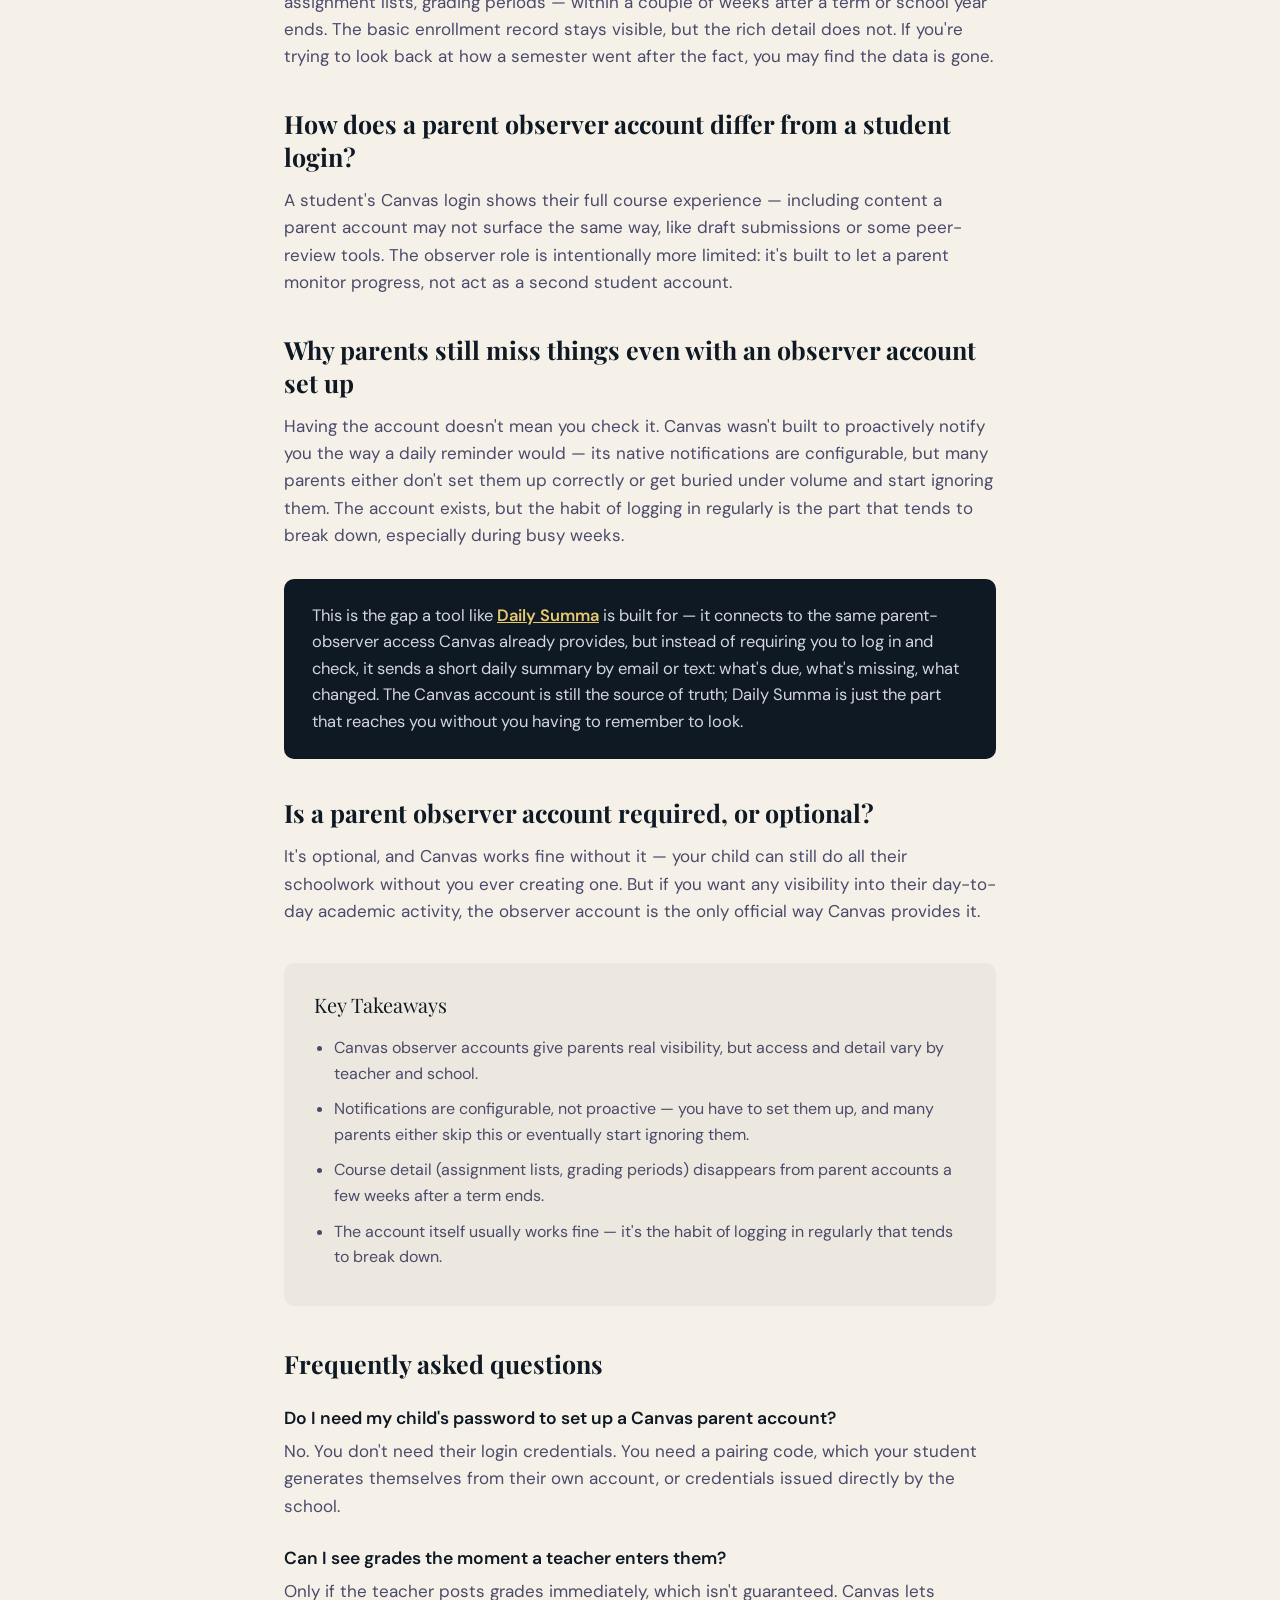
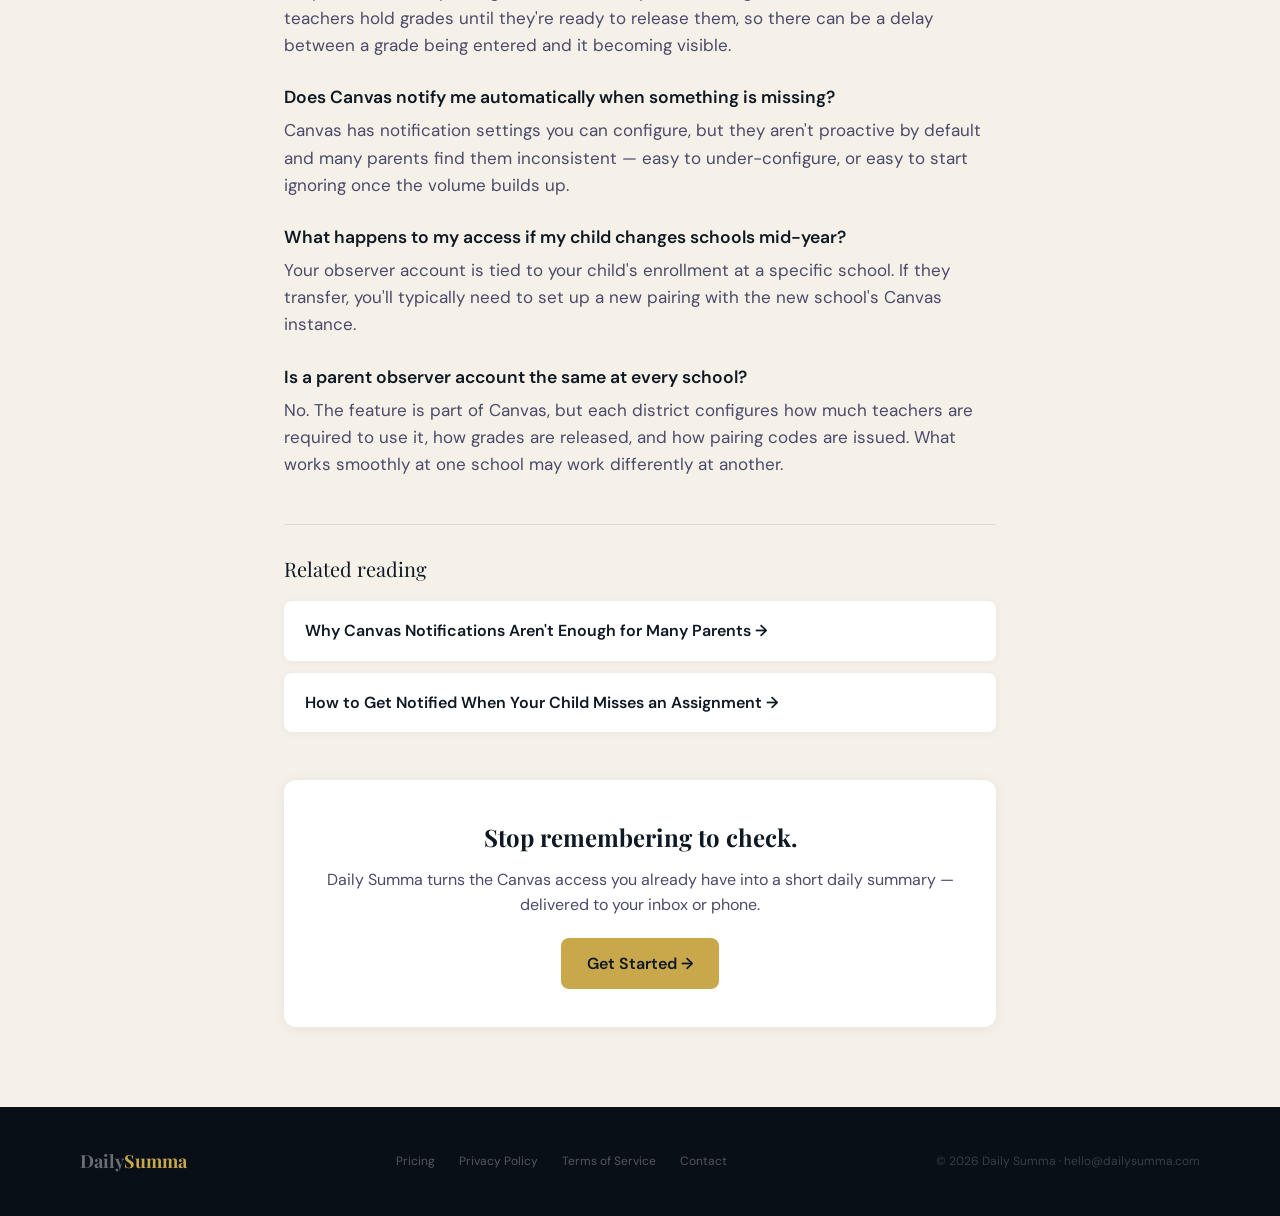
<file: resources/canvas-parent-observer-accounts.html>
<!DOCTYPE html>
<html lang="en">
<head>
<meta charset="UTF-8">
<meta name="viewport" content="width=device-width, initial-scale=1.0">
<title>Canvas Parent Observer Accounts: What Parents Need to Know | Daily Summa</title>
<meta name="description" content="A Canvas parent observer account lets you view your child's assignments and grades without their login — but it only works if you remember to check it. Here's what parents need to know.">
<link rel="canonical" href="https://dailysumma.com/resources/canvas-parent-observer-accounts.html">

<!-- Open Graph / social -->
<meta property="og:type" content="article">
<meta property="og:title" content="Canvas Parent Observer Accounts: What Parents Need to Know">
<meta property="og:description" content="A Canvas parent observer account lets you view your child's assignments and grades without their login — but it only works if you remember to check it.">
<meta property="og:url" content="https://dailysumma.com/resources/canvas-parent-observer-accounts.html">
<meta property="og:site_name" content="Daily Summa">
<meta name="twitter:card" content="summary">

<link href="https://fonts.googleapis.com/css2?family=Playfair+Display:ital,wght@0,400;0,700;0,900;1,400&family=DM+Sans:wght@300;400;500;600&display=swap" rel="stylesheet">

<!-- FAQ structured data for rich results -->
<script type="application/ld+json">
{
  "@context": "https://schema.org",
  "@type": "FAQPage",
  "mainEntity": [
    {
      "@type": "Question",
      "name": "Do I need my child's password to set up a Canvas parent account?",
      "acceptedAnswer": {
        "@type": "Answer",
        "text": "No. You don't need their login credentials. You need a pairing code, which your student generates themselves from their own account, or credentials issued directly by the school."
      }
    },
    {
      "@type": "Question",
      "name": "Can I see grades the moment a teacher enters them?",
      "acceptedAnswer": {
        "@type": "Answer",
        "text": "Only if the teacher posts grades immediately, which isn't guaranteed. Canvas lets teachers hold grades until they're ready to release them, so there can be a delay between a grade being entered and it becoming visible."
      }
    },
    {
      "@type": "Question",
      "name": "Does Canvas notify me automatically when something is missing?",
      "acceptedAnswer": {
        "@type": "Answer",
        "text": "Canvas has notification settings you can configure, but they aren't proactive by default and many parents find them inconsistent — easy to under-configure, or easy to start ignoring once the volume builds up."
      }
    },
    {
      "@type": "Question",
      "name": "What happens to my access if my child changes schools mid-year?",
      "acceptedAnswer": {
        "@type": "Answer",
        "text": "Your observer account is tied to your child's enrollment at a specific school. If they transfer, you'll typically need to set up a new pairing with the new school's Canvas instance."
      }
    },
    {
      "@type": "Question",
      "name": "Is a parent observer account the same at every school?",
      "acceptedAnswer": {
        "@type": "Answer",
        "text": "No. The feature is part of Canvas, but each district configures how much teachers are required to use it, how grades are released, and how pairing codes are issued. What works smoothly at one school may work differently at another."
      }
    }
  ]
}
</script>

<style>
:root {
  --navy:#0f1923; --navy-mid:#162030; --gold:#c9a84c; --gold-light:#e8c96d;
  --gold-dim:#c9a84c20; --cream:#f5f0e8; --cream-dark:#ede8df;
  --text:#1a1a2e; --text-mid:#4a4a6a; --text-light:#8a8aaa; --white:#ffffff;
}
* { box-sizing:border-box; margin:0; padding:0; }
body { font-family:'DM Sans',-apple-system,BlinkMacSystemFont,sans-serif;
       background:var(--cream); color:var(--text); line-height:1.6; }
a { color:var(--gold); }

/* nav (matches index.html) */
.skip-nav { position:absolute; left:-9999px; }
.skip-nav:focus { left:12px; top:12px; background:var(--navy); color:#fff; padding:8px 14px; border-radius:6px; z-index:100; }
nav { display:flex; align-items:center; justify-content:space-between;
      padding:20px 80px; background:var(--navy); }
.nav-logo { font-family:'Playfair Display',serif; font-size:22px; font-weight:700; color:#fff; text-decoration:none; }
.nav-logo span { color:var(--gold); }
.nav-actions { display:flex; align-items:center; gap:22px; }
.nav-login { color:rgba(255,255,255,0.7); text-decoration:none; font-size:15px; }
.nav-login:hover { color:#fff; }
.nav-cta { background:var(--gold); color:var(--navy); padding:10px 20px; border-radius:8px;
           text-decoration:none; font-size:15px; font-weight:600; }
.nav-cta:hover { background:var(--gold-light); }

/* article */
.article-wrap { max-width:760px; margin:0 auto; padding:54px 24px 80px; }
.breadcrumb { font-size:13px; color:var(--text-light); margin-bottom:22px; }
.breadcrumb a { color:var(--text-mid); text-decoration:none; }
.breadcrumb a:hover { color:var(--gold); }
h1 { font-family:'Playfair Display',serif; font-size:38px; line-height:1.2; font-weight:700;
     color:var(--navy); margin-bottom:24px; }
.article-wrap h2 { font-family:'Playfair Display',serif; font-size:25px; line-height:1.3;
     color:var(--navy); margin:38px 0 14px; }
.article-wrap p { font-size:17px; color:var(--text-mid); margin-bottom:16px; }
.article-wrap ul { margin:0 0 16px 22px; }
.article-wrap li { font-size:17px; color:var(--text-mid); margin-bottom:8px; }
.article-wrap strong { color:var(--text); }

/* quick answer box */
.quick-answer { background:var(--white); border-left:4px solid var(--gold);
     border-radius:8px; padding:22px 26px; margin-bottom:34px;
     box-shadow:0 2px 14px rgba(15,25,35,0.06); }
.quick-answer .qa-label { font-size:12px; font-weight:700; text-transform:uppercase;
     letter-spacing:.1em; color:var(--gold); margin-bottom:8px; }
.quick-answer p { font-size:18px; color:var(--text); margin:0; font-weight:500; }

/* daily summa mention */
.ds-mention { background:var(--navy); color:#e8e8f0; border-radius:10px;
     padding:24px 28px; margin:30px 0; }
.ds-mention p { color:#d4d4e2; margin:0; font-size:16.5px; }
.ds-mention a { color:var(--gold-light); font-weight:600; }

/* key takeaways */
.takeaways { background:var(--cream-dark); border-radius:10px; padding:26px 30px; margin:38px 0; }
.takeaways .kt-label { font-family:'Playfair Display',serif; font-size:20px; color:var(--navy); margin-bottom:14px; }
.takeaways ul { margin:0 0 0 20px; }
.takeaways li { font-size:16px; color:var(--text-mid); margin-bottom:10px; }

/* faq */
.faq { margin-top:42px; }
.faq-q { font-weight:600; color:var(--navy); font-size:17.5px; margin:24px 0 6px; }
.faq-a { font-size:16.5px; color:var(--text-mid); margin:0; }

hr { border:none; border-top:1px solid rgba(15,25,35,0.1); margin:40px 0; }
.related { margin-top:46px; border-top:1px solid rgba(15,25,35,0.1); padding-top:28px; }
.related .rel-label { font-family:'Playfair Display',serif; font-size:20px; color:var(--navy); margin-bottom:16px; }
.related a { display:block; background:var(--white); border-radius:8px; padding:16px 20px; margin-bottom:12px; text-decoration:none; color:var(--navy); font-weight:600; font-size:16px; box-shadow:0 1px 8px rgba(15,25,35,0.05); border:1px solid transparent; transition:border-color .15s; }
.related a:hover { border-color:var(--gold); }

/* cta strip */
.cta-strip { text-align:center; background:var(--white); border-radius:12px;
     padding:38px 28px; margin-top:48px; box-shadow:0 2px 14px rgba(15,25,35,0.06); }
.cta-strip h3 { font-family:'Playfair Display',serif; font-size:24px; color:var(--navy); margin-bottom:10px; }
.cta-strip p { font-size:16px; color:var(--text-mid); margin-bottom:20px; }
.cta-strip a { background:var(--gold); color:var(--navy); padding:13px 26px; border-radius:8px;
     text-decoration:none; font-weight:600; font-size:16px; display:inline-block; }
.cta-strip a:hover { background:var(--gold-light); }

/* footer (matches index.html) */
footer { padding:40px 80px; background:#080f17; display:flex; align-items:center;
     justify-content:space-between; flex-wrap:wrap; gap:16px; }
.footer-logo { font-family:'Playfair Display',serif; font-size:18px; font-weight:700; color:rgba(255,255,255,0.4); }
.footer-logo span { color:var(--gold); }
.footer-links { display:flex; gap:24px; flex-wrap:wrap; }
.footer-links a { font-size:12px; color:rgba(255,255,255,0.3); text-decoration:none; }
.footer-text { font-size:12px; color:rgba(255,255,255,0.2); }

@media (max-width:768px) {
  nav { padding:16px 22px; }
  footer { padding:30px 22px; }
  h1 { font-size:30px; }
  .article-wrap { padding:36px 20px 60px; }
}
</style>
  <link rel="stylesheet" href="/nav.css">
</head>
<body>
<a href="#main-content" class="skip-nav">Skip to main content</a>

<nav>
  <div class="nav-top">
    <a href="/" class="nav-logo">Daily<span>Summa</span></a>
    <a href="/signup" class="nav-cta nav-cta-mobile">Get Started &rarr;</a>
  </div>
  <div class="nav-actions">
    <a href="/resources/" class="nav-login">Resources</a>
    <a href="/contact" class="nav-login">Contact</a>
    <a href="/login" class="nav-login">Log in</a>
    <a href="/signup" class="nav-cta nav-cta-desktop">Get Started →</a>
  </div>
</nav>

<article class="article-wrap" id="main-content">
  <div class="breadcrumb"><a href="/">Home</a> &rsaquo; <a href="/resources/">Resources</a> &rsaquo; Canvas Parent Observer Accounts</div>

  <h1>Canvas Parent Observer Accounts: What Parents Need to Know</h1>

  <div class="quick-answer">
    <div class="qa-label">Quick Answer</div>
    <p>A Canvas parent observer account lets a parent view their child's assignments and grades without logging in as the student — but it only works if you remember to check it, since Canvas doesn't proactively push that information to you.</p>
  </div>

  <p>A Canvas parent observer account lets a parent or guardian view their child's assignments, grades, and course activity directly in Canvas, without using the student's own login. Most districts that use Canvas support this feature, though the exact setup process and how much detail parents can see varies by school.</p>

  <p>If your child's school uses Canvas, this is the official way to keep an eye on their work — but it comes with some real limitations parents should know about before relying on it as their main system.</p>

  <h2>How do you get a Canvas parent observer account?</h2>
  <p>Setup usually happens one of two ways:</p>
  <ul>
    <li><strong>Self-enrollment with a pairing code.</strong> Your student generates a code from their own Canvas account (under Settings &rarr; Pairing Codes), and you enter that code when creating your parent account at your district's Canvas URL.</li>
    <li><strong>District-issued access.</strong> Some schools create parent accounts automatically at enrollment and email login credentials directly.</li>
  </ul>
  <p>Either way, once it's set up, you log in separately from your child — your account is linked to theirs as an "observer," with view-only access.</p>

  <h2>What can a parent actually see in Canvas?</h2>
  <p>A parent observer account typically shows:</p>
  <ul>
    <li>Assignments and due dates</li>
    <li>Submitted vs. missing work</li>
    <li>Grades, where the teacher has posted them</li>
    <li>Course announcements and calendar events</li>
  </ul>
  <p>What you can see depends heavily on how each teacher configures their course. Some teachers post grades the same day; others update once a week. Some use Canvas for everything; others use it only for a syllabus and post real assignments elsewhere. This inconsistency is one of the most common frustrations parents report — the account works, but the picture it shows is only as complete as each teacher makes it.</p>

  <h2>Why does it stop working over school breaks or at year's end?</h2>
  <p>Canvas parent accounts lose access to a lot of course detail — course names, assignment lists, grading periods — within a couple of weeks after a term or school year ends. The basic enrollment record stays visible, but the rich detail does not. If you're trying to look back at how a semester went after the fact, you may find the data is gone.</p>

  <h2>How does a parent observer account differ from a student login?</h2>
  <p>A student's Canvas login shows their full course experience — including content a parent account may not surface the same way, like draft submissions or some peer-review tools. The observer role is intentionally more limited: it's built to let a parent monitor progress, not act as a second student account.</p>

  <h2>Why parents still miss things even with an observer account set up</h2>
  <p>Having the account doesn't mean you check it. Canvas wasn't built to proactively notify you the way a daily reminder would — its native notifications are configurable, but many parents either don't set them up correctly or get buried under volume and start ignoring them. The account exists, but the habit of logging in regularly is the part that tends to break down, especially during busy weeks.</p>

  <div class="ds-mention">
    <p>This is the gap a tool like <a href="/">Daily Summa</a> is built for — it connects to the same parent-observer access Canvas already provides, but instead of requiring you to log in and check, it sends a short daily summary by email or text: what's due, what's missing, what changed. The Canvas account is still the source of truth; Daily Summa is just the part that reaches you without you having to remember to look.</p>
  </div>

  <h2>Is a parent observer account required, or optional?</h2>
  <p>It's optional, and Canvas works fine without it — your child can still do all their schoolwork without you ever creating one. But if you want any visibility into their day-to-day academic activity, the observer account is the only official way Canvas provides it.</p>

  <div class="takeaways">
    <div class="kt-label">Key Takeaways</div>
    <ul>
      <li>Canvas observer accounts give parents real visibility, but access and detail vary by teacher and school.</li>
      <li>Notifications are configurable, not proactive — you have to set them up, and many parents either skip this or eventually start ignoring them.</li>
      <li>Course detail (assignment lists, grading periods) disappears from parent accounts a few weeks after a term ends.</li>
      <li>The account itself usually works fine — it's the habit of logging in regularly that tends to break down.</li>
    </ul>
  </div>

  <div class="faq">
    <h2>Frequently asked questions</h2>

    <div class="faq-q">Do I need my child's password to set up a Canvas parent account?</div>
    <p class="faq-a">No. You don't need their login credentials. You need a pairing code, which your student generates themselves from their own account, or credentials issued directly by the school.</p>

    <div class="faq-q">Can I see grades the moment a teacher enters them?</div>
    <p class="faq-a">Only if the teacher posts grades immediately, which isn't guaranteed. Canvas lets teachers hold grades until they're ready to release them, so there can be a delay between a grade being entered and it becoming visible.</p>

    <div class="faq-q">Does Canvas notify me automatically when something is missing?</div>
    <p class="faq-a">Canvas has notification settings you can configure, but they aren't proactive by default and many parents find them inconsistent — easy to under-configure, or easy to start ignoring once the volume builds up.</p>

    <div class="faq-q">What happens to my access if my child changes schools mid-year?</div>
    <p class="faq-a">Your observer account is tied to your child's enrollment at a specific school. If they transfer, you'll typically need to set up a new pairing with the new school's Canvas instance.</p>

    <div class="faq-q">Is a parent observer account the same at every school?</div>
    <p class="faq-a">No. The feature is part of Canvas, but each district configures how much teachers are required to use it, how grades are released, and how pairing codes are issued. What works smoothly at one school may work differently at another.</p>
  </div>

  <div class="related">
    <div class="rel-label">Related reading</div>
    <a href="/resources/canvas-notifications-not-enough.html">Why Canvas Notifications Aren't Enough for Many Parents &rarr;</a>
    <a href="/resources/missing-assignment-alerts.html">How to Get Notified When Your Child Misses an Assignment &rarr;</a>
  </div>

  <div class="cta-strip">
    <h3>Stop remembering to check.</h3>
    <p>Daily Summa turns the Canvas access you already have into a short daily summary — delivered to your inbox or phone.</p>
    <a href="/signup">Get Started &rarr;</a>
  </div>
</article>

<footer>
  <div class="footer-logo">Daily<span>Summa</span></div>
  <div class="footer-links">
    <a href="/pricing">Pricing</a>
    <a href="/privacy">Privacy Policy</a>
    <a href="/terms">Terms of Service</a>
    <a href="mailto:hello@dailysumma.com">Contact</a>
  </div>
  <div class="footer-text">© 2026 Daily Summa · hello@dailysumma.com</div>
</footer>
</body>
</html>
</file>
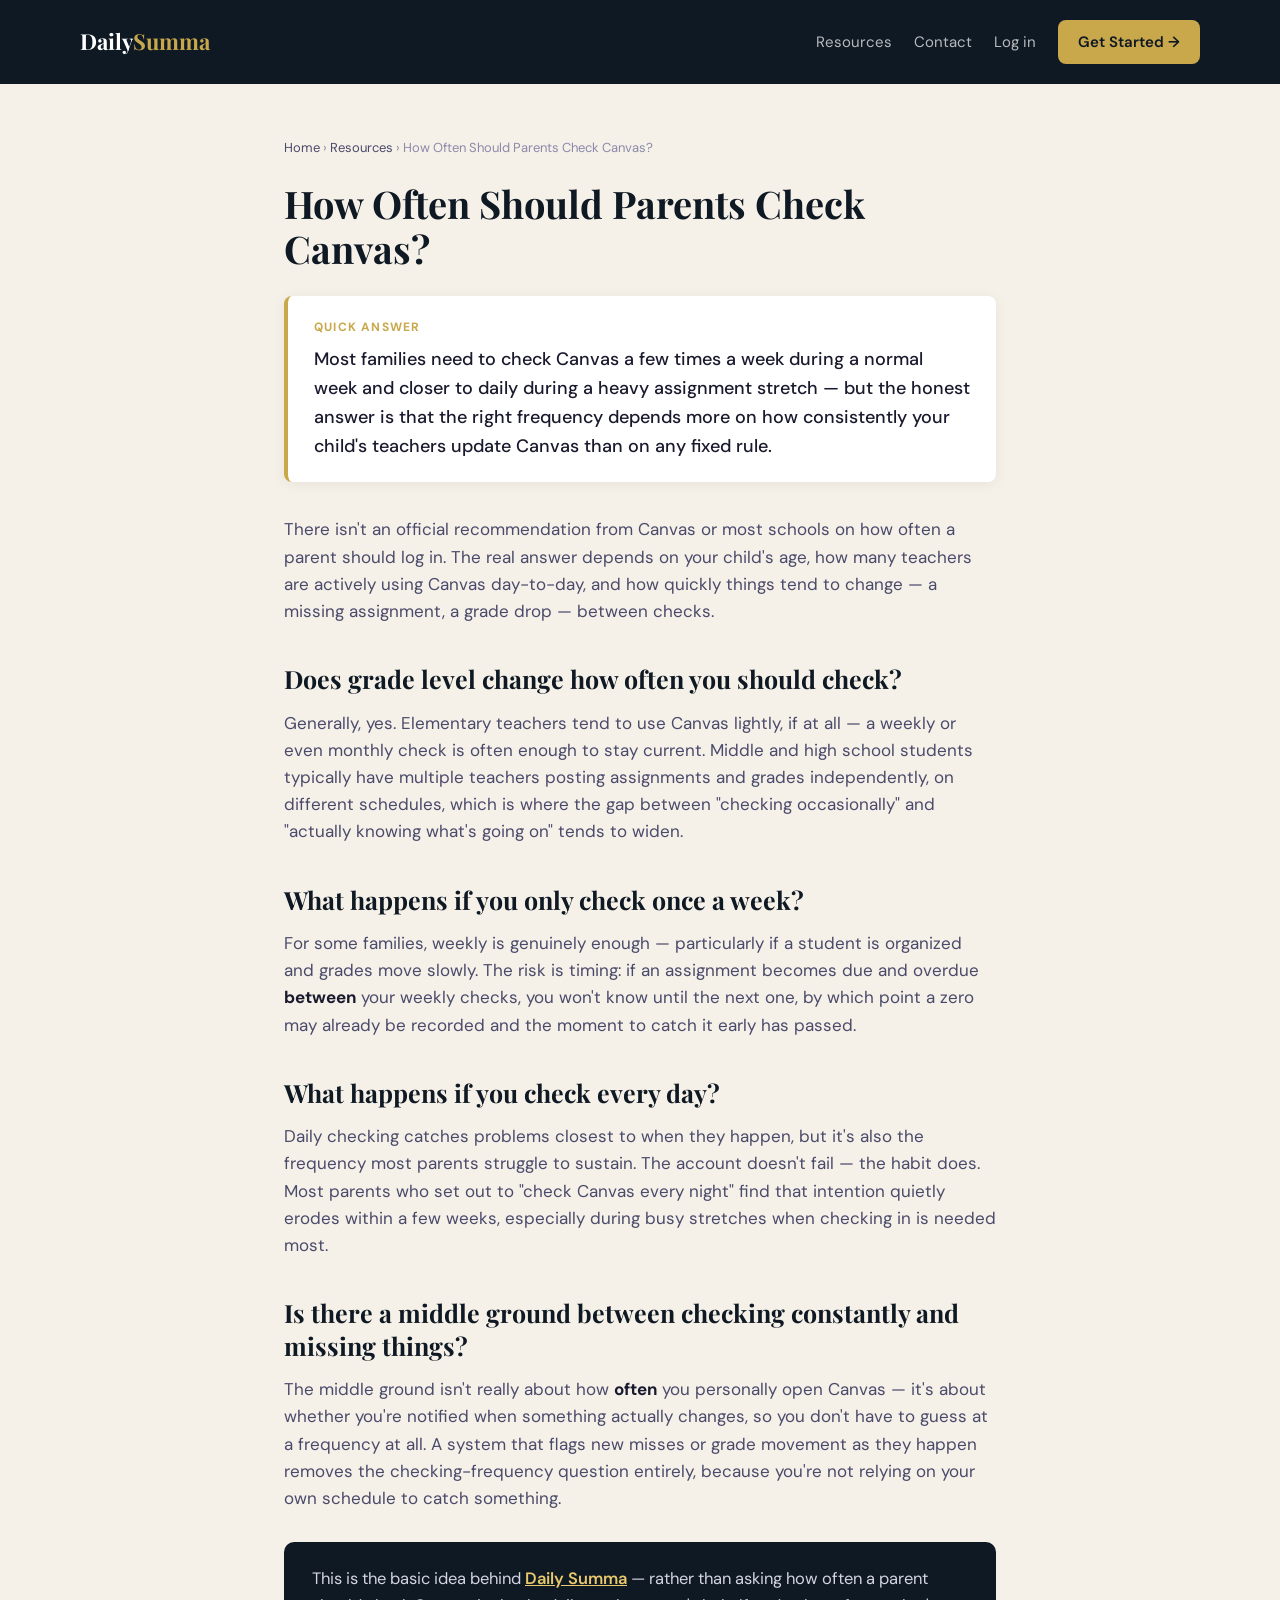
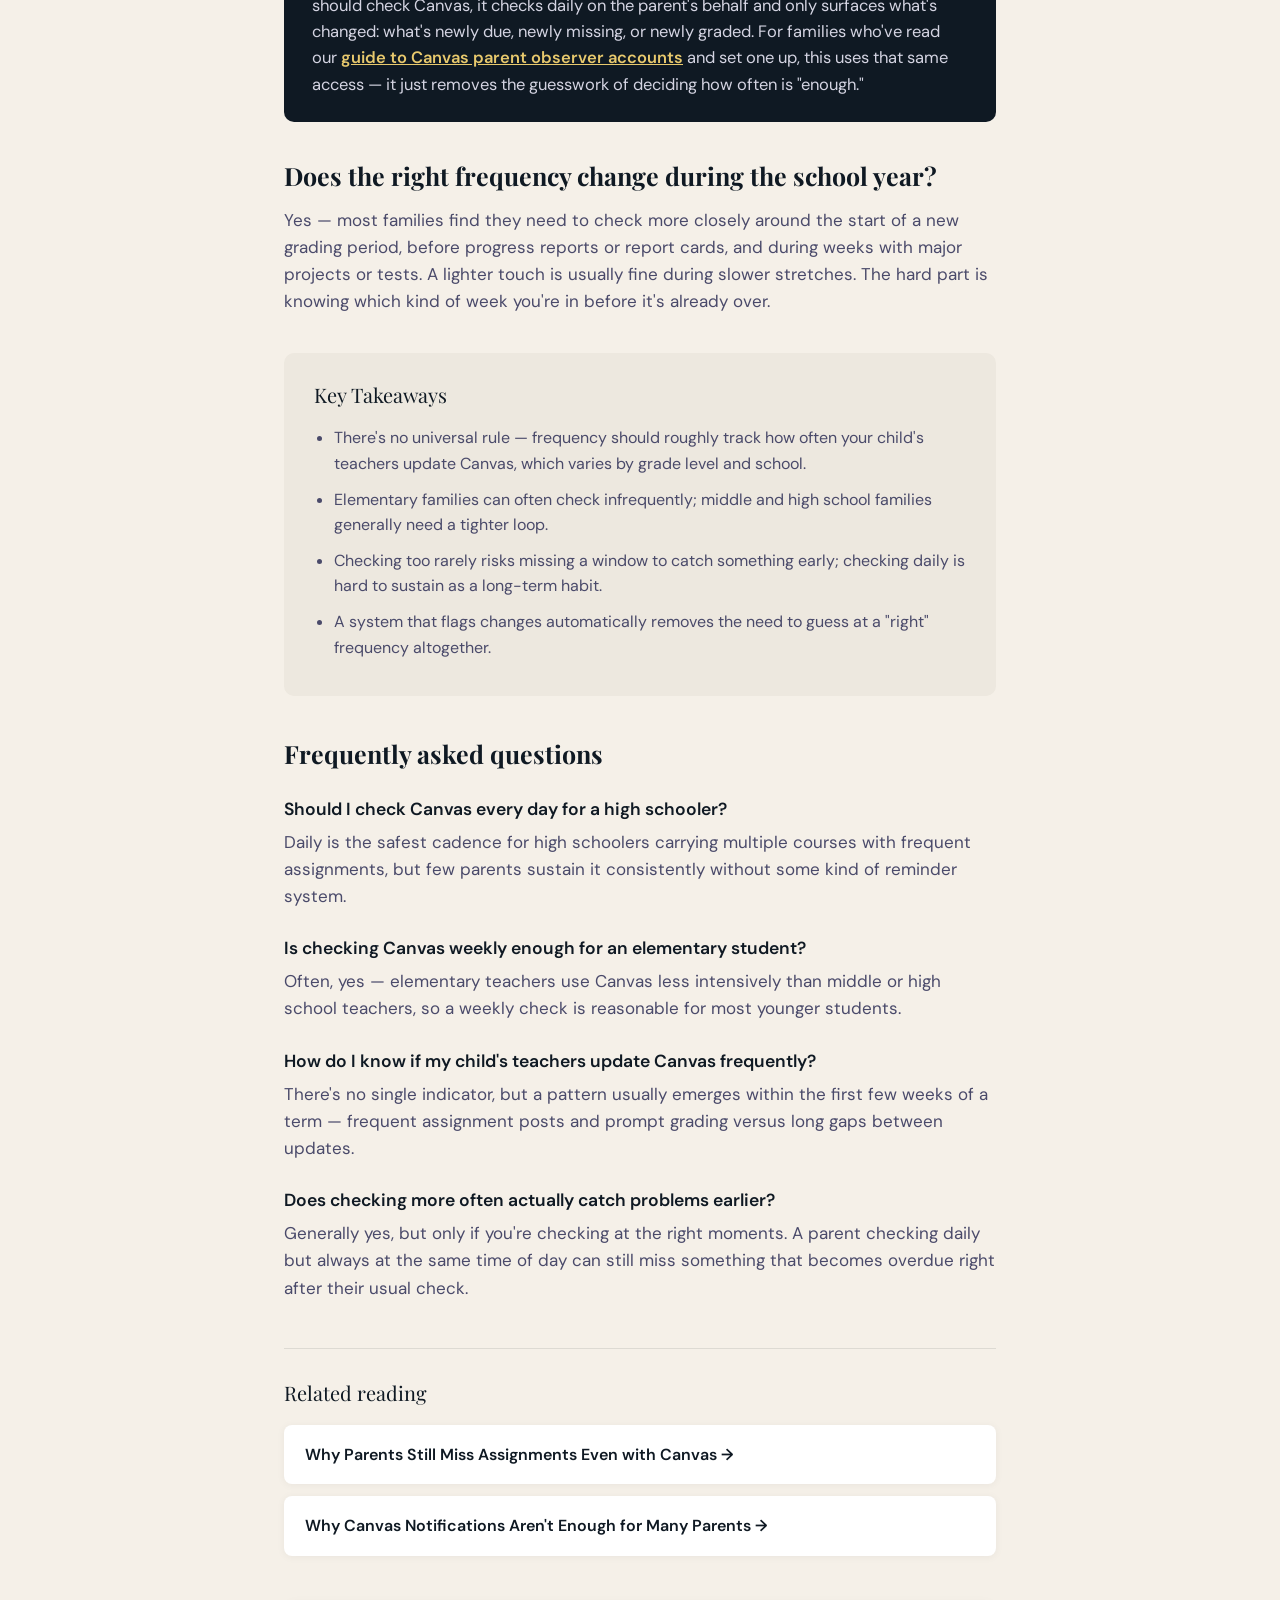
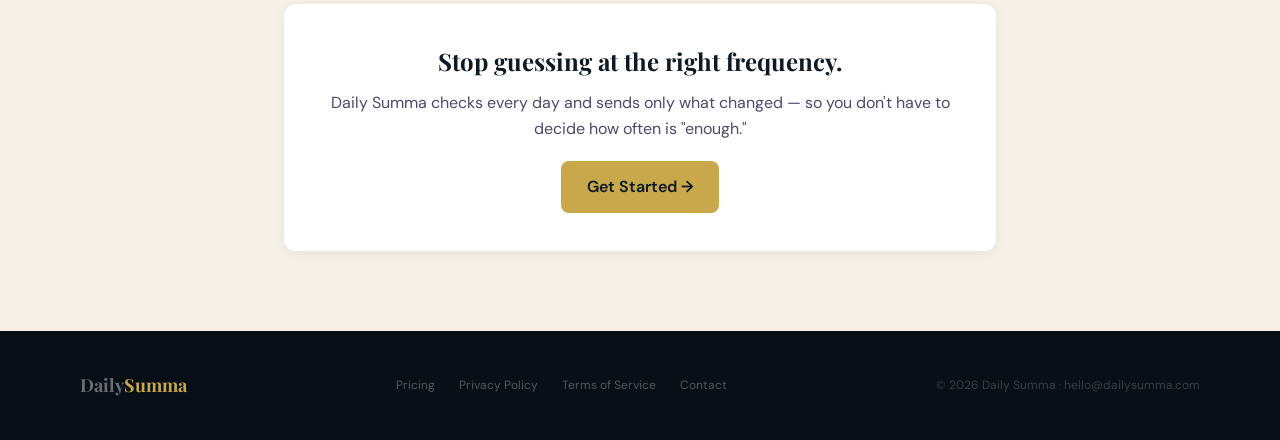
<file: resources/how-often-check-canvas.html>
<!DOCTYPE html>
<html lang="en">
<head>
<meta charset="UTF-8">
<meta name="viewport" content="width=device-width, initial-scale=1.0">
<title>How Often Should Parents Check Canvas? | Daily Summa</title>
<meta name="description" content="Most families need to check Canvas a few times a week, daily during heavy stretches — but the right frequency depends more on how consistently teachers update Canvas than any fixed rule.">
<link rel="canonical" href="https://dailysumma.com/resources/how-often-check-canvas.html">
<meta property="og:type" content="article">
<meta property="og:title" content="How Often Should Parents Check Canvas?">
<meta property="og:description" content="The right frequency depends more on how consistently your child's teachers update Canvas than on any fixed rule.">
<meta property="og:url" content="https://dailysumma.com/resources/how-often-check-canvas.html">
<meta property="og:site_name" content="Daily Summa">
<meta name="twitter:card" content="summary">
<link href="https://fonts.googleapis.com/css2?family=Playfair+Display:ital,wght@0,400;0,700;0,900;1,400&family=DM+Sans:wght@300;400;500;600&display=swap" rel="stylesheet">
<script type="application/ld+json">
{
  "@context": "https://schema.org",
  "@type": "FAQPage",
  "mainEntity": [
    { "@type": "Question", "name": "Should I check Canvas every day for a high schooler?", "acceptedAnswer": { "@type": "Answer", "text": "Daily is the safest cadence for high schoolers carrying multiple courses with frequent assignments, but few parents sustain it consistently without some kind of reminder system." } },
    { "@type": "Question", "name": "Is checking Canvas weekly enough for an elementary student?", "acceptedAnswer": { "@type": "Answer", "text": "Often, yes — elementary teachers use Canvas less intensively than middle or high school teachers, so a weekly check is reasonable for most younger students." } },
    { "@type": "Question", "name": "How do I know if my child's teachers update Canvas frequently?", "acceptedAnswer": { "@type": "Answer", "text": "There's no single indicator, but a pattern usually emerges within the first few weeks of a term — frequent assignment posts and prompt grading versus long gaps between updates." } },
    { "@type": "Question", "name": "Does checking more often actually catch problems earlier?", "acceptedAnswer": { "@type": "Answer", "text": "Generally yes, but only if you're checking at the right moments. A parent checking daily but always at the same time of day can still miss something that becomes overdue right after their usual check." } }
  ]
}
</script>
<style>
:root { --navy:#0f1923; --navy-mid:#162030; --gold:#c9a84c; --gold-light:#e8c96d; --gold-dim:#c9a84c20; --cream:#f5f0e8; --cream-dark:#ede8df; --text:#1a1a2e; --text-mid:#4a4a6a; --text-light:#8a8aaa; --white:#ffffff; }
* { box-sizing:border-box; margin:0; padding:0; }
body { font-family:'DM Sans',-apple-system,BlinkMacSystemFont,sans-serif; background:var(--cream); color:var(--text); line-height:1.6; }
a { color:var(--gold); }
.skip-nav { position:absolute; left:-9999px; }
.skip-nav:focus { left:12px; top:12px; background:var(--navy); color:#fff; padding:8px 14px; border-radius:6px; z-index:100; }
nav { display:flex; align-items:center; justify-content:space-between; padding:20px 80px; background:var(--navy); }
.nav-logo { font-family:'Playfair Display',serif; font-size:22px; font-weight:700; color:#fff; text-decoration:none; }
.nav-logo span { color:var(--gold); }
.nav-actions { display:flex; align-items:center; gap:22px; }
.nav-login { color:rgba(255,255,255,0.7); text-decoration:none; font-size:15px; }
.nav-login:hover { color:#fff; }
.nav-cta { background:var(--gold); color:var(--navy); padding:10px 20px; border-radius:8px; text-decoration:none; font-size:15px; font-weight:600; }
.nav-cta:hover { background:var(--gold-light); }
.article-wrap { max-width:760px; margin:0 auto; padding:54px 24px 80px; }
.breadcrumb { font-size:13px; color:var(--text-light); margin-bottom:22px; }
.breadcrumb a { color:var(--text-mid); text-decoration:none; }
.breadcrumb a:hover { color:var(--gold); }
h1 { font-family:'Playfair Display',serif; font-size:38px; line-height:1.2; font-weight:700; color:var(--navy); margin-bottom:24px; }
.article-wrap h2 { font-family:'Playfair Display',serif; font-size:25px; line-height:1.3; color:var(--navy); margin:38px 0 14px; }
.article-wrap p { font-size:17px; color:var(--text-mid); margin-bottom:16px; }
.article-wrap ul { margin:0 0 16px 22px; }
.article-wrap li { font-size:17px; color:var(--text-mid); margin-bottom:8px; }
.article-wrap strong { color:var(--text); }
.quick-answer { background:var(--white); border-left:4px solid var(--gold); border-radius:8px; padding:22px 26px; margin-bottom:34px; box-shadow:0 2px 14px rgba(15,25,35,0.06); }
.quick-answer .qa-label { font-size:12px; font-weight:700; text-transform:uppercase; letter-spacing:.1em; color:var(--gold); margin-bottom:8px; }
.quick-answer p { font-size:18px; color:var(--text); margin:0; font-weight:500; }
.ds-mention { background:var(--navy); color:#e8e8f0; border-radius:10px; padding:24px 28px; margin:30px 0; }
.ds-mention p { color:#d4d4e2; margin:0; font-size:16.5px; }
.ds-mention a { color:var(--gold-light); font-weight:600; }
.takeaways { background:var(--cream-dark); border-radius:10px; padding:26px 30px; margin:38px 0; }
.takeaways .kt-label { font-family:'Playfair Display',serif; font-size:20px; color:var(--navy); margin-bottom:14px; }
.takeaways ul { margin:0 0 0 20px; }
.takeaways li { font-size:16px; color:var(--text-mid); margin-bottom:10px; }
.faq { margin-top:42px; }
.faq-q { font-weight:600; color:var(--navy); font-size:17.5px; margin:24px 0 6px; }
.faq-a { font-size:16.5px; color:var(--text-mid); margin:0; }
.related { margin-top:46px; border-top:1px solid rgba(15,25,35,0.1); padding-top:28px; }
.related .rel-label { font-family:'Playfair Display',serif; font-size:20px; color:var(--navy); margin-bottom:16px; }
.related a { display:block; background:var(--white); border-radius:8px; padding:16px 20px; margin-bottom:12px; text-decoration:none; color:var(--navy); font-weight:600; font-size:16px; box-shadow:0 1px 8px rgba(15,25,35,0.05); border:1px solid transparent; transition:border-color .15s; }
.related a:hover { border-color:var(--gold); }
.cta-strip { text-align:center; background:var(--white); border-radius:12px; padding:38px 28px; margin-top:48px; box-shadow:0 2px 14px rgba(15,25,35,0.06); }
.cta-strip h3 { font-family:'Playfair Display',serif; font-size:24px; color:var(--navy); margin-bottom:10px; }
.cta-strip p { font-size:16px; color:var(--text-mid); margin-bottom:20px; }
.cta-strip a { background:var(--gold); color:var(--navy); padding:13px 26px; border-radius:8px; text-decoration:none; font-weight:600; font-size:16px; display:inline-block; }
.cta-strip a:hover { background:var(--gold-light); }
footer { padding:40px 80px; background:#080f17; display:flex; align-items:center; justify-content:space-between; flex-wrap:wrap; gap:16px; }
.footer-logo { font-family:'Playfair Display',serif; font-size:18px; font-weight:700; color:rgba(255,255,255,0.4); }
.footer-logo span { color:var(--gold); }
.footer-links { display:flex; gap:24px; flex-wrap:wrap; }
.footer-links a { font-size:12px; color:rgba(255,255,255,0.3); text-decoration:none; }
.footer-text { font-size:12px; color:rgba(255,255,255,0.2); }
@media (max-width:768px) { nav { padding:16px 22px; } footer { padding:30px 22px; } h1 { font-size:30px; } .article-wrap { padding:36px 20px 60px; } }
</style>
  <link rel="stylesheet" href="/nav.css">
</head>
<body>
<a href="#main-content" class="skip-nav">Skip to main content</a>
<nav>
  <div class="nav-top">
    <a href="/" class="nav-logo">Daily<span>Summa</span></a>
    <a href="/signup" class="nav-cta nav-cta-mobile">Get Started &rarr;</a>
  </div>
  <div class="nav-actions">
    <a href="/resources/" class="nav-login">Resources</a>
    <a href="/contact" class="nav-login">Contact</a>
    <a href="/login" class="nav-login">Log in</a>
    <a href="/signup" class="nav-cta nav-cta-desktop">Get Started →</a>
  </div>
</nav>
<article class="article-wrap" id="main-content">
  <div class="breadcrumb"><a href="/">Home</a> &rsaquo; <a href="/resources/">Resources</a> &rsaquo; How Often Should Parents Check Canvas?</div>
  <h1>How Often Should Parents Check Canvas?</h1>
  <div class="quick-answer">
    <div class="qa-label">Quick Answer</div>
    <p>Most families need to check Canvas a few times a week during a normal week and closer to daily during a heavy assignment stretch — but the honest answer is that the right frequency depends more on how consistently your child's teachers update Canvas than on any fixed rule.</p>
  </div>
  <p>There isn't an official recommendation from Canvas or most schools on how often a parent should log in. The real answer depends on your child's age, how many teachers are actively using Canvas day-to-day, and how quickly things tend to change — a missing assignment, a grade drop — between checks.</p>
  <h2>Does grade level change how often you should check?</h2>
  <p>Generally, yes. Elementary teachers tend to use Canvas lightly, if at all — a weekly or even monthly check is often enough to stay current. Middle and high school students typically have multiple teachers posting assignments and grades independently, on different schedules, which is where the gap between "checking occasionally" and "actually knowing what's going on" tends to widen.</p>
  <h2>What happens if you only check once a week?</h2>
  <p>For some families, weekly is genuinely enough — particularly if a student is organized and grades move slowly. The risk is timing: if an assignment becomes due and overdue <strong>between</strong> your weekly checks, you won't know until the next one, by which point a zero may already be recorded and the moment to catch it early has passed.</p>
  <h2>What happens if you check every day?</h2>
  <p>Daily checking catches problems closest to when they happen, but it's also the frequency most parents struggle to sustain. The account doesn't fail — the habit does. Most parents who set out to "check Canvas every night" find that intention quietly erodes within a few weeks, especially during busy stretches when checking in is needed most.</p>
  <h2>Is there a middle ground between checking constantly and missing things?</h2>
  <p>The middle ground isn't really about how <strong>often</strong> you personally open Canvas — it's about whether you're notified when something actually changes, so you don't have to guess at a frequency at all. A system that flags new misses or grade movement as they happen removes the checking-frequency question entirely, because you're not relying on your own schedule to catch something.</p>
  <div class="ds-mention">
    <p>This is the basic idea behind <a href="/">Daily Summa</a> — rather than asking how often a parent should check Canvas, it checks daily on the parent's behalf and only surfaces what's changed: what's newly due, newly missing, or newly graded. For families who've read our <a href="/resources/canvas-parent-observer-accounts.html">guide to Canvas parent observer accounts</a> and set one up, this uses that same access — it just removes the guesswork of deciding how often is "enough."</p>
  </div>
  <h2>Does the right frequency change during the school year?</h2>
  <p>Yes — most families find they need to check more closely around the start of a new grading period, before progress reports or report cards, and during weeks with major projects or tests. A lighter touch is usually fine during slower stretches. The hard part is knowing which kind of week you're in before it's already over.</p>
  <div class="takeaways">
    <div class="kt-label">Key Takeaways</div>
    <ul>
      <li>There's no universal rule — frequency should roughly track how often your child's teachers update Canvas, which varies by grade level and school.</li>
      <li>Elementary families can often check infrequently; middle and high school families generally need a tighter loop.</li>
      <li>Checking too rarely risks missing a window to catch something early; checking daily is hard to sustain as a long-term habit.</li>
      <li>A system that flags changes automatically removes the need to guess at a "right" frequency altogether.</li>
    </ul>
  </div>
  <div class="faq">
    <h2>Frequently asked questions</h2>
    <div class="faq-q">Should I check Canvas every day for a high schooler?</div>
    <p class="faq-a">Daily is the safest cadence for high schoolers carrying multiple courses with frequent assignments, but few parents sustain it consistently without some kind of reminder system.</p>
    <div class="faq-q">Is checking Canvas weekly enough for an elementary student?</div>
    <p class="faq-a">Often, yes — elementary teachers use Canvas less intensively than middle or high school teachers, so a weekly check is reasonable for most younger students.</p>
    <div class="faq-q">How do I know if my child's teachers update Canvas frequently?</div>
    <p class="faq-a">There's no single indicator, but a pattern usually emerges within the first few weeks of a term — frequent assignment posts and prompt grading versus long gaps between updates.</p>
    <div class="faq-q">Does checking more often actually catch problems earlier?</div>
    <p class="faq-a">Generally yes, but only if you're checking at the right moments. A parent checking daily but always at the same time of day can still miss something that becomes overdue right after their usual check.</p>
  </div>
  <div class="related">
    <div class="rel-label">Related reading</div>
    <a href="/resources/why-parents-still-miss-assignments.html">Why Parents Still Miss Assignments Even with Canvas &rarr;</a>
    <a href="/resources/canvas-notifications-not-enough.html">Why Canvas Notifications Aren't Enough for Many Parents &rarr;</a>
  </div>
  <div class="cta-strip">
    <h3>Stop guessing at the right frequency.</h3>
    <p>Daily Summa checks every day and sends only what changed — so you don't have to decide how often is "enough."</p>
    <a href="/signup">Get Started &rarr;</a>
  </div>
</article>
<footer>
  <div class="footer-logo">Daily<span>Summa</span></div>
  <div class="footer-links">
    <a href="/pricing">Pricing</a>
    <a href="/privacy">Privacy Policy</a>
    <a href="/terms">Terms of Service</a>
    <a href="/contact">Contact</a>
  </div>
  <div class="footer-text">© 2026 Daily Summa · hello@dailysumma.com</div>
</footer>
</body>
</html>
</file>
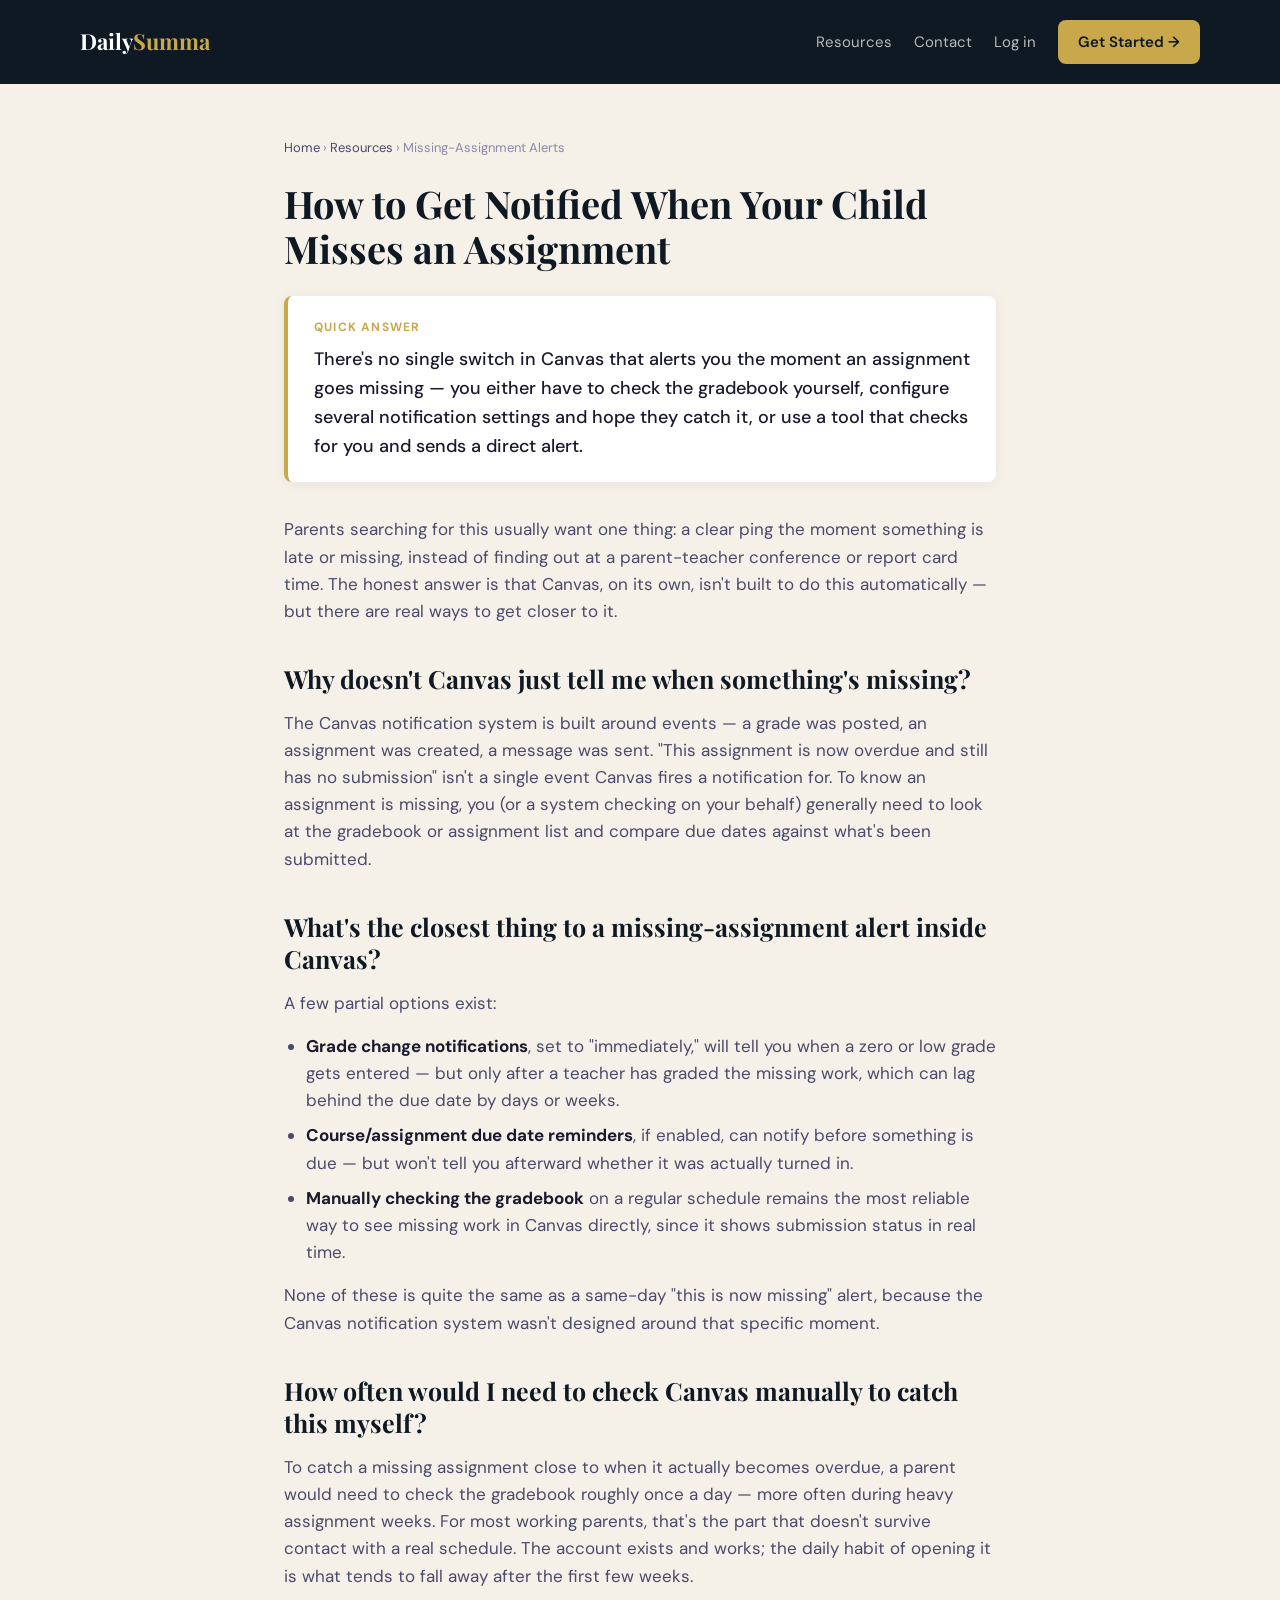
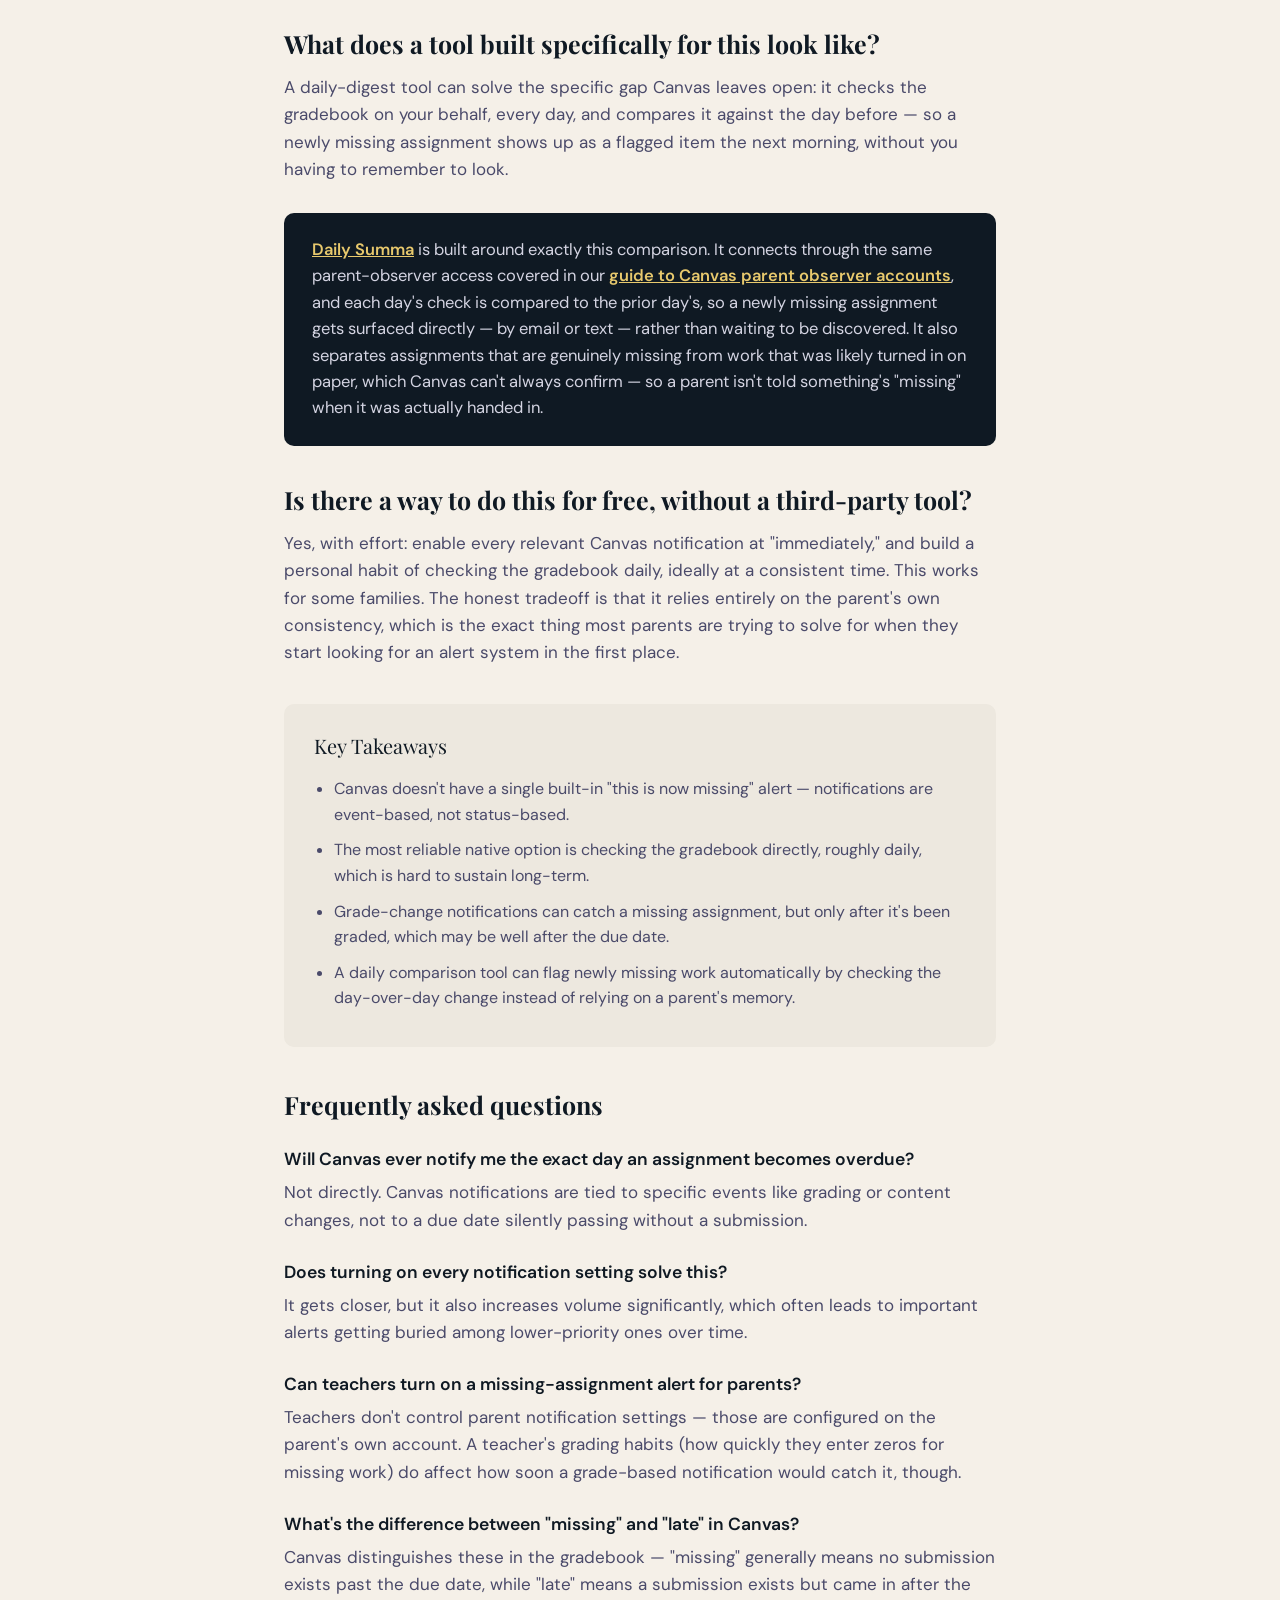
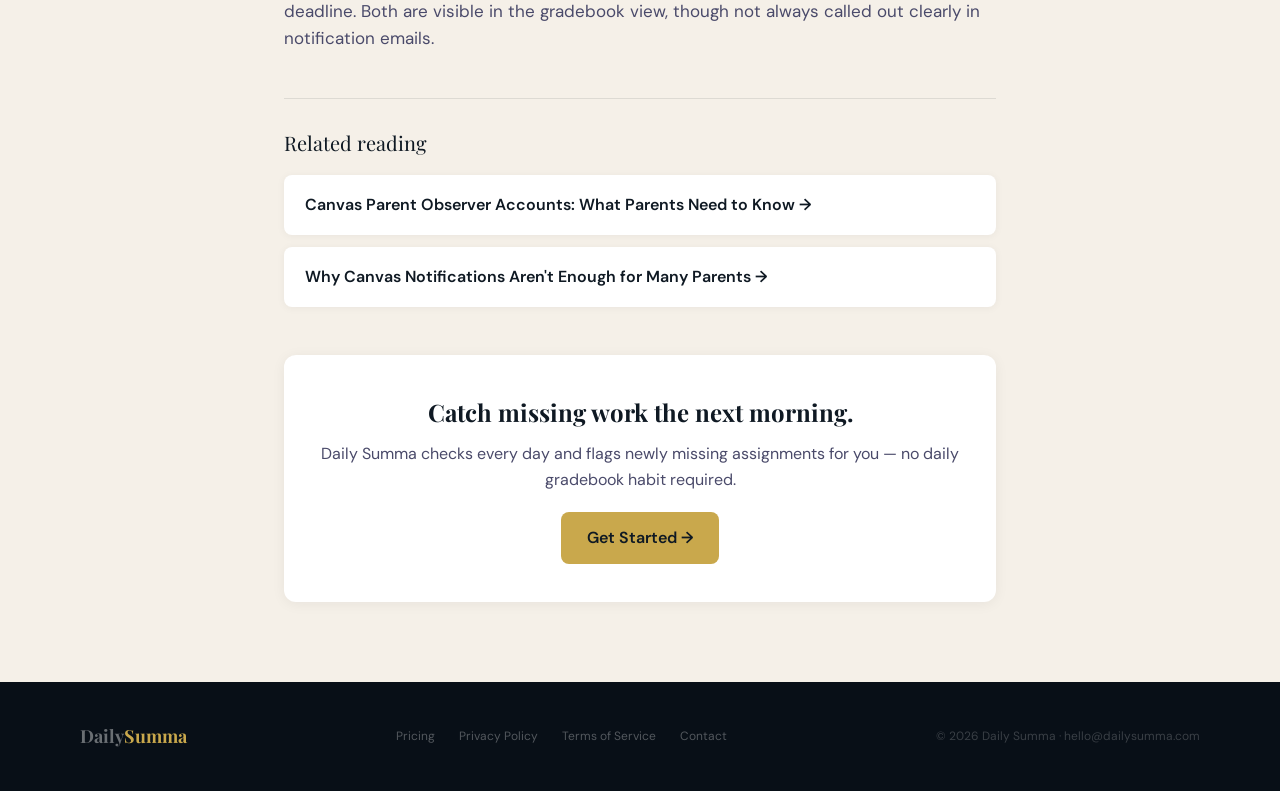
<file: resources/missing-assignment-alerts.html>
<!DOCTYPE html>
<html lang="en">
<head>
<meta charset="UTF-8">
<meta name="viewport" content="width=device-width, initial-scale=1.0">
<title>How to Get Notified When Your Child Misses an Assignment | Daily Summa</title>
<meta name="description" content="There's no single switch in Canvas that alerts you the moment an assignment goes missing. Here are the real options — and how to actually catch missing work in time.">
<link rel="canonical" href="https://dailysumma.com/resources/missing-assignment-alerts.html">

<meta property="og:type" content="article">
<meta property="og:title" content="How to Get Notified When Your Child Misses an Assignment">
<meta property="og:description" content="There's no single switch in Canvas that alerts you the moment an assignment goes missing. Here are the real options.">
<meta property="og:url" content="https://dailysumma.com/resources/missing-assignment-alerts.html">
<meta property="og:site_name" content="Daily Summa">
<meta name="twitter:card" content="summary">

<link href="https://fonts.googleapis.com/css2?family=Playfair+Display:ital,wght@0,400;0,700;0,900;1,400&family=DM+Sans:wght@300;400;500;600&display=swap" rel="stylesheet">

<script type="application/ld+json">
{
  "@context": "https://schema.org",
  "@type": "FAQPage",
  "mainEntity": [
    {
      "@type": "Question",
      "name": "Will Canvas ever notify me the exact day an assignment becomes overdue?",
      "acceptedAnswer": {
        "@type": "Answer",
        "text": "Not directly. Canvas notifications are tied to specific events like grading or content changes, not to a due date silently passing without a submission."
      }
    },
    {
      "@type": "Question",
      "name": "Does turning on every notification setting solve this?",
      "acceptedAnswer": {
        "@type": "Answer",
        "text": "It gets closer, but it also increases volume significantly, which often leads to important alerts getting buried among lower-priority ones over time."
      }
    },
    {
      "@type": "Question",
      "name": "Can teachers turn on a missing-assignment alert for parents?",
      "acceptedAnswer": {
        "@type": "Answer",
        "text": "Teachers don't control parent notification settings — those are configured on the parent's own account. A teacher's grading habits (how quickly they enter zeros for missing work) do affect how soon a grade-based notification would catch it, though."
      }
    },
    {
      "@type": "Question",
      "name": "What's the difference between missing and late in Canvas?",
      "acceptedAnswer": {
        "@type": "Answer",
        "text": "Canvas distinguishes these in the gradebook — missing generally means no submission exists past the due date, while late means a submission exists but came in after the deadline. Both are visible in the gradebook view, though not always called out clearly in notification emails."
      }
    }
  ]
}
</script>

<style>
:root {
  --navy:#0f1923; --navy-mid:#162030; --gold:#c9a84c; --gold-light:#e8c96d;
  --gold-dim:#c9a84c20; --cream:#f5f0e8; --cream-dark:#ede8df;
  --text:#1a1a2e; --text-mid:#4a4a6a; --text-light:#8a8aaa; --white:#ffffff;
}
* { box-sizing:border-box; margin:0; padding:0; }
body { font-family:'DM Sans',-apple-system,BlinkMacSystemFont,sans-serif;
       background:var(--cream); color:var(--text); line-height:1.6; }
a { color:var(--gold); }
.skip-nav { position:absolute; left:-9999px; }
.skip-nav:focus { left:12px; top:12px; background:var(--navy); color:#fff; padding:8px 14px; border-radius:6px; z-index:100; }
nav { display:flex; align-items:center; justify-content:space-between; padding:20px 80px; background:var(--navy); }
.nav-logo { font-family:'Playfair Display',serif; font-size:22px; font-weight:700; color:#fff; text-decoration:none; }
.nav-logo span { color:var(--gold); }
.nav-actions { display:flex; align-items:center; gap:22px; }
.nav-login { color:rgba(255,255,255,0.7); text-decoration:none; font-size:15px; }
.nav-login:hover { color:#fff; }
.nav-cta { background:var(--gold); color:var(--navy); padding:10px 20px; border-radius:8px; text-decoration:none; font-size:15px; font-weight:600; }
.nav-cta:hover { background:var(--gold-light); }
.article-wrap { max-width:760px; margin:0 auto; padding:54px 24px 80px; }
.breadcrumb { font-size:13px; color:var(--text-light); margin-bottom:22px; }
.breadcrumb a { color:var(--text-mid); text-decoration:none; }
.breadcrumb a:hover { color:var(--gold); }
h1 { font-family:'Playfair Display',serif; font-size:38px; line-height:1.2; font-weight:700; color:var(--navy); margin-bottom:24px; }
.article-wrap h2 { font-family:'Playfair Display',serif; font-size:25px; line-height:1.3; color:var(--navy); margin:38px 0 14px; }
.article-wrap p { font-size:17px; color:var(--text-mid); margin-bottom:16px; }
.article-wrap ul { margin:0 0 16px 22px; }
.article-wrap li { font-size:17px; color:var(--text-mid); margin-bottom:8px; }
.article-wrap strong { color:var(--text); }
.quick-answer { background:var(--white); border-left:4px solid var(--gold); border-radius:8px; padding:22px 26px; margin-bottom:34px; box-shadow:0 2px 14px rgba(15,25,35,0.06); }
.quick-answer .qa-label { font-size:12px; font-weight:700; text-transform:uppercase; letter-spacing:.1em; color:var(--gold); margin-bottom:8px; }
.quick-answer p { font-size:18px; color:var(--text); margin:0; font-weight:500; }
.ds-mention { background:var(--navy); color:#e8e8f0; border-radius:10px; padding:24px 28px; margin:30px 0; }
.ds-mention p { color:#d4d4e2; margin:0; font-size:16.5px; }
.ds-mention a { color:var(--gold-light); font-weight:600; }
.takeaways { background:var(--cream-dark); border-radius:10px; padding:26px 30px; margin:38px 0; }
.takeaways .kt-label { font-family:'Playfair Display',serif; font-size:20px; color:var(--navy); margin-bottom:14px; }
.takeaways ul { margin:0 0 0 20px; }
.takeaways li { font-size:16px; color:var(--text-mid); margin-bottom:10px; }
.faq { margin-top:42px; }
.faq-q { font-weight:600; color:var(--navy); font-size:17.5px; margin:24px 0 6px; }
.faq-a { font-size:16.5px; color:var(--text-mid); margin:0; }
.related { margin-top:46px; border-top:1px solid rgba(15,25,35,0.1); padding-top:28px; }
.related .rel-label { font-family:'Playfair Display',serif; font-size:20px; color:var(--navy); margin-bottom:16px; }
.related a { display:block; background:var(--white); border-radius:8px; padding:16px 20px; margin-bottom:12px; text-decoration:none; color:var(--navy); font-weight:600; font-size:16px; box-shadow:0 1px 8px rgba(15,25,35,0.05); border:1px solid transparent; transition:border-color .15s; }
.related a:hover { border-color:var(--gold); }
.cta-strip { text-align:center; background:var(--white); border-radius:12px; padding:38px 28px; margin-top:48px; box-shadow:0 2px 14px rgba(15,25,35,0.06); }
.cta-strip h3 { font-family:'Playfair Display',serif; font-size:24px; color:var(--navy); margin-bottom:10px; }
.cta-strip p { font-size:16px; color:var(--text-mid); margin-bottom:20px; }
.cta-strip a { background:var(--gold); color:var(--navy); padding:13px 26px; border-radius:8px; text-decoration:none; font-weight:600; font-size:16px; display:inline-block; }
.cta-strip a:hover { background:var(--gold-light); }
footer { padding:40px 80px; background:#080f17; display:flex; align-items:center; justify-content:space-between; flex-wrap:wrap; gap:16px; }
.footer-logo { font-family:'Playfair Display',serif; font-size:18px; font-weight:700; color:rgba(255,255,255,0.4); }
.footer-logo span { color:var(--gold); }
.footer-links { display:flex; gap:24px; flex-wrap:wrap; }
.footer-links a { font-size:12px; color:rgba(255,255,255,0.3); text-decoration:none; }
.footer-text { font-size:12px; color:rgba(255,255,255,0.2); }
@media (max-width:768px) {
  nav { padding:16px 22px; }
  footer { padding:30px 22px; }
  h1 { font-size:30px; }
  .article-wrap { padding:36px 20px 60px; }
}
</style>
  <link rel="stylesheet" href="/nav.css">
</head>
<body>
<a href="#main-content" class="skip-nav">Skip to main content</a>

<nav>
  <div class="nav-top">
    <a href="/" class="nav-logo">Daily<span>Summa</span></a>
    <a href="/signup" class="nav-cta nav-cta-mobile">Get Started &rarr;</a>
  </div>
  <div class="nav-actions">
    <a href="/resources/" class="nav-login">Resources</a>
    <a href="/contact" class="nav-login">Contact</a>
    <a href="/login" class="nav-login">Log in</a>
    <a href="/signup" class="nav-cta nav-cta-desktop">Get Started →</a>
  </div>
</nav>

<article class="article-wrap" id="main-content">
  <div class="breadcrumb"><a href="/">Home</a> &rsaquo; <a href="/resources/">Resources</a> &rsaquo; Missing-Assignment Alerts</div>

  <h1>How to Get Notified When Your Child Misses an Assignment</h1>

  <div class="quick-answer">
    <div class="qa-label">Quick Answer</div>
    <p>There's no single switch in Canvas that alerts you the moment an assignment goes missing — you either have to check the gradebook yourself, configure several notification settings and hope they catch it, or use a tool that checks for you and sends a direct alert.</p>
  </div>

  <p>Parents searching for this usually want one thing: a clear ping the moment something is late or missing, instead of finding out at a parent-teacher conference or report card time. The honest answer is that Canvas, on its own, isn't built to do this automatically — but there are real ways to get closer to it.</p>

  <h2>Why doesn't Canvas just tell me when something's missing?</h2>
  <p>The Canvas notification system is built around events — a grade was posted, an assignment was created, a message was sent. "This assignment is now overdue and still has no submission" isn't a single event Canvas fires a notification for. To know an assignment is missing, you (or a system checking on your behalf) generally need to look at the gradebook or assignment list and compare due dates against what's been submitted.</p>

  <h2>What's the closest thing to a missing-assignment alert inside Canvas?</h2>
  <p>A few partial options exist:</p>
  <ul>
    <li><strong>Grade change notifications</strong>, set to "immediately," will tell you when a zero or low grade gets entered — but only after a teacher has graded the missing work, which can lag behind the due date by days or weeks.</li>
    <li><strong>Course/assignment due date reminders</strong>, if enabled, can notify before something is due — but won't tell you afterward whether it was actually turned in.</li>
    <li><strong>Manually checking the gradebook</strong> on a regular schedule remains the most reliable way to see missing work in Canvas directly, since it shows submission status in real time.</li>
  </ul>
  <p>None of these is quite the same as a same-day "this is now missing" alert, because the Canvas notification system wasn't designed around that specific moment.</p>

  <h2>How often would I need to check Canvas manually to catch this myself?</h2>
  <p>To catch a missing assignment close to when it actually becomes overdue, a parent would need to check the gradebook roughly once a day — more often during heavy assignment weeks. For most working parents, that's the part that doesn't survive contact with a real schedule. The account exists and works; the daily habit of opening it is what tends to fall away after the first few weeks.</p>

  <h2>What does a tool built specifically for this look like?</h2>
  <p>A daily-digest tool can solve the specific gap Canvas leaves open: it checks the gradebook on your behalf, every day, and compares it against the day before — so a newly missing assignment shows up as a flagged item the next morning, without you having to remember to look.</p>

  <div class="ds-mention">
    <p><a href="/">Daily Summa</a> is built around exactly this comparison. It connects through the same parent-observer access covered in our <a href="/resources/canvas-parent-observer-accounts.html">guide to Canvas parent observer accounts</a>, and each day's check is compared to the prior day's, so a newly missing assignment gets surfaced directly — by email or text — rather than waiting to be discovered. It also separates assignments that are genuinely missing from work that was likely turned in on paper, which Canvas can't always confirm — so a parent isn't told something's "missing" when it was actually handed in.</p>
  </div>

  <h2>Is there a way to do this for free, without a third-party tool?</h2>
  <p>Yes, with effort: enable every relevant Canvas notification at "immediately," and build a personal habit of checking the gradebook daily, ideally at a consistent time. This works for some families. The honest tradeoff is that it relies entirely on the parent's own consistency, which is the exact thing most parents are trying to solve for when they start looking for an alert system in the first place.</p>

  <div class="takeaways">
    <div class="kt-label">Key Takeaways</div>
    <ul>
      <li>Canvas doesn't have a single built-in "this is now missing" alert — notifications are event-based, not status-based.</li>
      <li>The most reliable native option is checking the gradebook directly, roughly daily, which is hard to sustain long-term.</li>
      <li>Grade-change notifications can catch a missing assignment, but only after it's been graded, which may be well after the due date.</li>
      <li>A daily comparison tool can flag newly missing work automatically by checking the day-over-day change instead of relying on a parent's memory.</li>
    </ul>
  </div>

  <div class="faq">
    <h2>Frequently asked questions</h2>

    <div class="faq-q">Will Canvas ever notify me the exact day an assignment becomes overdue?</div>
    <p class="faq-a">Not directly. Canvas notifications are tied to specific events like grading or content changes, not to a due date silently passing without a submission.</p>

    <div class="faq-q">Does turning on every notification setting solve this?</div>
    <p class="faq-a">It gets closer, but it also increases volume significantly, which often leads to important alerts getting buried among lower-priority ones over time.</p>

    <div class="faq-q">Can teachers turn on a missing-assignment alert for parents?</div>
    <p class="faq-a">Teachers don't control parent notification settings — those are configured on the parent's own account. A teacher's grading habits (how quickly they enter zeros for missing work) do affect how soon a grade-based notification would catch it, though.</p>

    <div class="faq-q">What's the difference between "missing" and "late" in Canvas?</div>
    <p class="faq-a">Canvas distinguishes these in the gradebook — "missing" generally means no submission exists past the due date, while "late" means a submission exists but came in after the deadline. Both are visible in the gradebook view, though not always called out clearly in notification emails.</p>
  </div>

  <div class="related">
    <div class="rel-label">Related reading</div>
    <a href="/resources/canvas-parent-observer-accounts.html">Canvas Parent Observer Accounts: What Parents Need to Know &rarr;</a>
    <a href="/resources/canvas-notifications-not-enough.html">Why Canvas Notifications Aren't Enough for Many Parents &rarr;</a>
  </div>

  <div class="cta-strip">
    <h3>Catch missing work the next morning.</h3>
    <p>Daily Summa checks every day and flags newly missing assignments for you — no daily gradebook habit required.</p>
    <a href="/signup">Get Started &rarr;</a>
  </div>
</article>

<footer>
  <div class="footer-logo">Daily<span>Summa</span></div>
  <div class="footer-links">
    <a href="/pricing">Pricing</a>
    <a href="/privacy">Privacy Policy</a>
    <a href="/terms">Terms of Service</a>
    <a href="/contact">Contact</a>
  </div>
  <div class="footer-text">© 2026 Daily Summa · hello@dailysumma.com</div>
</footer>
</body>
</html>
</file>
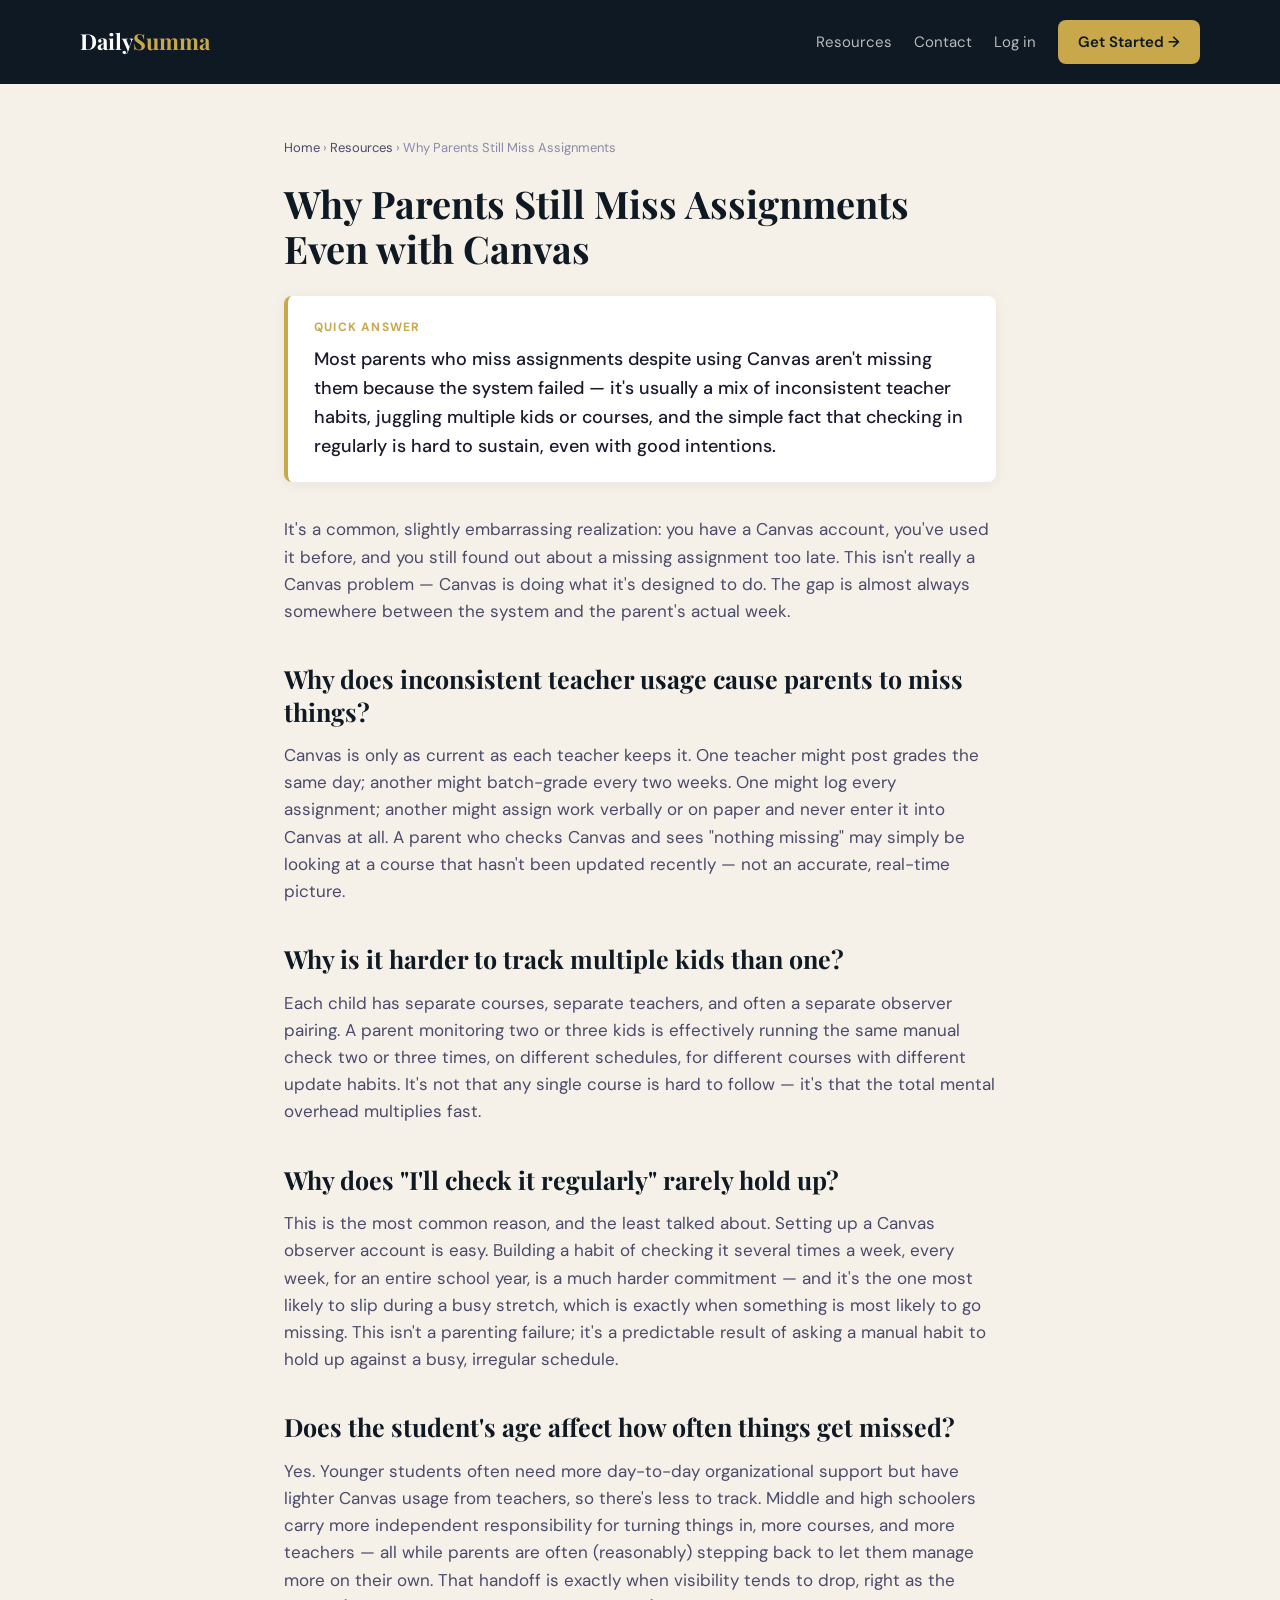
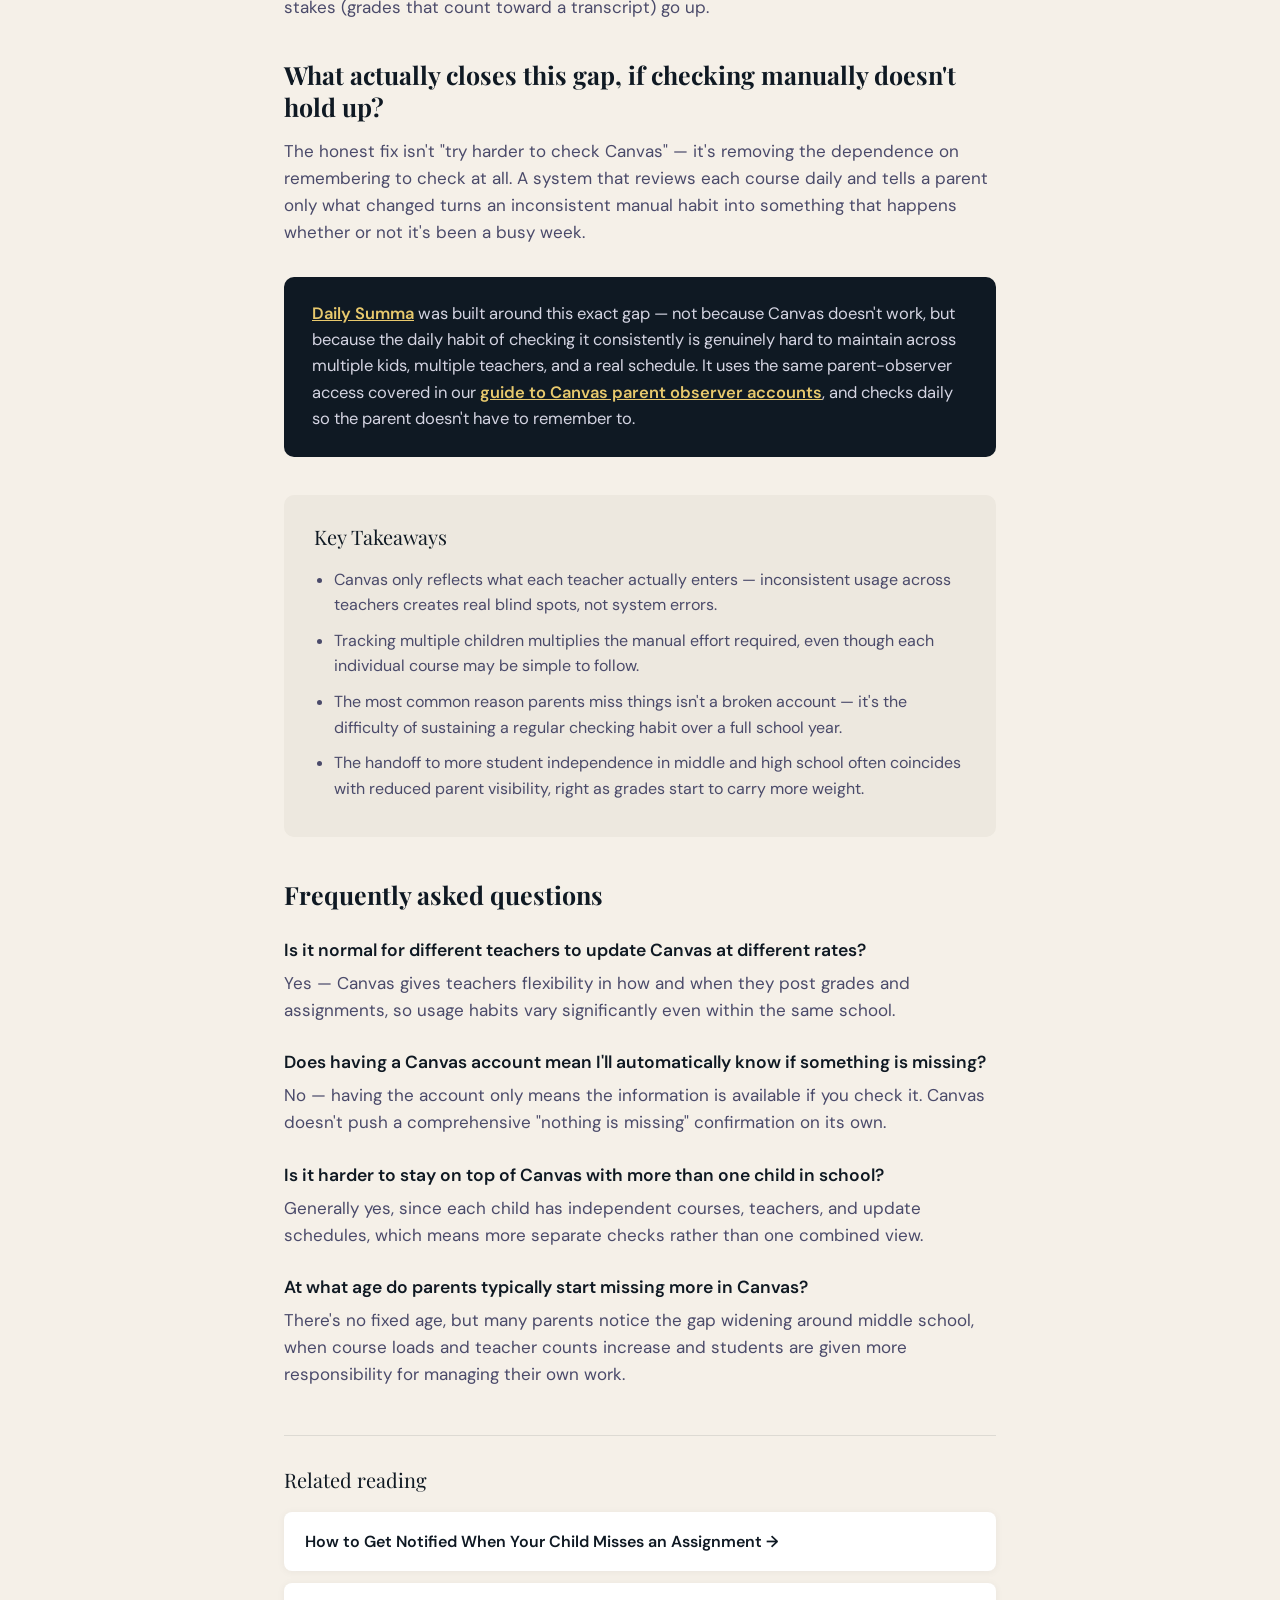
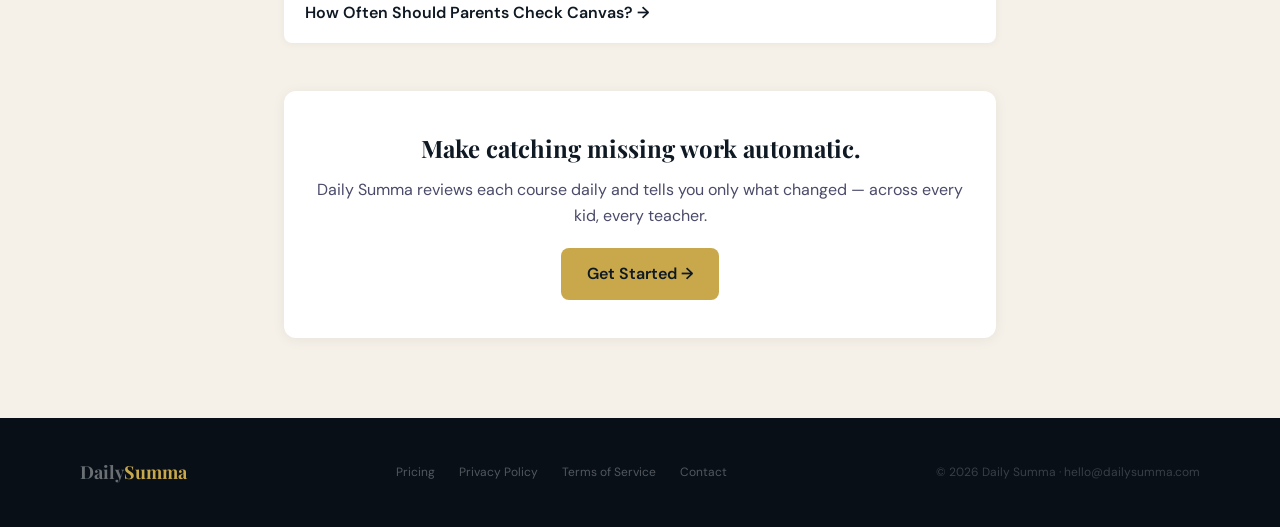
<file: resources/why-parents-still-miss-assignments.html>
<!DOCTYPE html>
<html lang="en">
<head>
<meta charset="UTF-8">
<meta name="viewport" content="width=device-width, initial-scale=1.0">
<title>Why Parents Still Miss Assignments Even with Canvas | Daily Summa</title>
<meta name="description" content="Most parents who miss assignments despite using Canvas aren't failed by the system — it's inconsistent teacher habits, juggling multiple kids, and how hard a regular checking habit is to sustain.">
<link rel="canonical" href="https://dailysumma.com/resources/why-parents-still-miss-assignments.html">
<meta property="og:type" content="article">
<meta property="og:title" content="Why Parents Still Miss Assignments Even with Canvas">
<meta property="og:description" content="It's usually a mix of inconsistent teacher habits, juggling multiple kids, and the simple fact that checking in regularly is hard to sustain.">
<meta property="og:url" content="https://dailysumma.com/resources/why-parents-still-miss-assignments.html">
<meta property="og:site_name" content="Daily Summa">
<meta name="twitter:card" content="summary">
<link href="https://fonts.googleapis.com/css2?family=Playfair+Display:ital,wght@0,400;0,700;0,900;1,400&family=DM+Sans:wght@300;400;500;600&display=swap" rel="stylesheet">
<script type="application/ld+json">
{
  "@context": "https://schema.org",
  "@type": "FAQPage",
  "mainEntity": [
    { "@type": "Question", "name": "Is it normal for different teachers to update Canvas at different rates?", "acceptedAnswer": { "@type": "Answer", "text": "Yes — Canvas gives teachers flexibility in how and when they post grades and assignments, so usage habits vary significantly even within the same school." } },
    { "@type": "Question", "name": "Does having a Canvas account mean I'll automatically know if something is missing?", "acceptedAnswer": { "@type": "Answer", "text": "No — having the account only means the information is available if you check it. Canvas doesn't push a comprehensive 'nothing is missing' confirmation on its own." } },
    { "@type": "Question", "name": "Is it harder to stay on top of Canvas with more than one child in school?", "acceptedAnswer": { "@type": "Answer", "text": "Generally yes, since each child has independent courses, teachers, and update schedules, which means more separate checks rather than one combined view." } },
    { "@type": "Question", "name": "At what age do parents typically start missing more in Canvas?", "acceptedAnswer": { "@type": "Answer", "text": "There's no fixed age, but many parents notice the gap widening around middle school, when course loads and teacher counts increase and students are given more responsibility for managing their own work." } }
  ]
}
</script>
<style>
:root { --navy:#0f1923; --navy-mid:#162030; --gold:#c9a84c; --gold-light:#e8c96d; --gold-dim:#c9a84c20; --cream:#f5f0e8; --cream-dark:#ede8df; --text:#1a1a2e; --text-mid:#4a4a6a; --text-light:#8a8aaa; --white:#ffffff; }
* { box-sizing:border-box; margin:0; padding:0; }
body { font-family:'DM Sans',-apple-system,BlinkMacSystemFont,sans-serif; background:var(--cream); color:var(--text); line-height:1.6; }
a { color:var(--gold); }
.skip-nav { position:absolute; left:-9999px; }
.skip-nav:focus { left:12px; top:12px; background:var(--navy); color:#fff; padding:8px 14px; border-radius:6px; z-index:100; }
nav { display:flex; align-items:center; justify-content:space-between; padding:20px 80px; background:var(--navy); }
.nav-logo { font-family:'Playfair Display',serif; font-size:22px; font-weight:700; color:#fff; text-decoration:none; }
.nav-logo span { color:var(--gold); }
.nav-actions { display:flex; align-items:center; gap:22px; }
.nav-login { color:rgba(255,255,255,0.7); text-decoration:none; font-size:15px; }
.nav-login:hover { color:#fff; }
.nav-cta { background:var(--gold); color:var(--navy); padding:10px 20px; border-radius:8px; text-decoration:none; font-size:15px; font-weight:600; }
.nav-cta:hover { background:var(--gold-light); }
.article-wrap { max-width:760px; margin:0 auto; padding:54px 24px 80px; }
.breadcrumb { font-size:13px; color:var(--text-light); margin-bottom:22px; }
.breadcrumb a { color:var(--text-mid); text-decoration:none; }
.breadcrumb a:hover { color:var(--gold); }
h1 { font-family:'Playfair Display',serif; font-size:38px; line-height:1.2; font-weight:700; color:var(--navy); margin-bottom:24px; }
.article-wrap h2 { font-family:'Playfair Display',serif; font-size:25px; line-height:1.3; color:var(--navy); margin:38px 0 14px; }
.article-wrap p { font-size:17px; color:var(--text-mid); margin-bottom:16px; }
.article-wrap ul { margin:0 0 16px 22px; }
.article-wrap li { font-size:17px; color:var(--text-mid); margin-bottom:8px; }
.article-wrap strong { color:var(--text); }
.quick-answer { background:var(--white); border-left:4px solid var(--gold); border-radius:8px; padding:22px 26px; margin-bottom:34px; box-shadow:0 2px 14px rgba(15,25,35,0.06); }
.quick-answer .qa-label { font-size:12px; font-weight:700; text-transform:uppercase; letter-spacing:.1em; color:var(--gold); margin-bottom:8px; }
.quick-answer p { font-size:18px; color:var(--text); margin:0; font-weight:500; }
.ds-mention { background:var(--navy); color:#e8e8f0; border-radius:10px; padding:24px 28px; margin:30px 0; }
.ds-mention p { color:#d4d4e2; margin:0; font-size:16.5px; }
.ds-mention a { color:var(--gold-light); font-weight:600; }
.takeaways { background:var(--cream-dark); border-radius:10px; padding:26px 30px; margin:38px 0; }
.takeaways .kt-label { font-family:'Playfair Display',serif; font-size:20px; color:var(--navy); margin-bottom:14px; }
.takeaways ul { margin:0 0 0 20px; }
.takeaways li { font-size:16px; color:var(--text-mid); margin-bottom:10px; }
.faq { margin-top:42px; }
.faq-q { font-weight:600; color:var(--navy); font-size:17.5px; margin:24px 0 6px; }
.faq-a { font-size:16.5px; color:var(--text-mid); margin:0; }
.related { margin-top:46px; border-top:1px solid rgba(15,25,35,0.1); padding-top:28px; }
.related .rel-label { font-family:'Playfair Display',serif; font-size:20px; color:var(--navy); margin-bottom:16px; }
.related a { display:block; background:var(--white); border-radius:8px; padding:16px 20px; margin-bottom:12px; text-decoration:none; color:var(--navy); font-weight:600; font-size:16px; box-shadow:0 1px 8px rgba(15,25,35,0.05); border:1px solid transparent; transition:border-color .15s; }
.related a:hover { border-color:var(--gold); }
.cta-strip { text-align:center; background:var(--white); border-radius:12px; padding:38px 28px; margin-top:48px; box-shadow:0 2px 14px rgba(15,25,35,0.06); }
.cta-strip h3 { font-family:'Playfair Display',serif; font-size:24px; color:var(--navy); margin-bottom:10px; }
.cta-strip p { font-size:16px; color:var(--text-mid); margin-bottom:20px; }
.cta-strip a { background:var(--gold); color:var(--navy); padding:13px 26px; border-radius:8px; text-decoration:none; font-weight:600; font-size:16px; display:inline-block; }
.cta-strip a:hover { background:var(--gold-light); }
footer { padding:40px 80px; background:#080f17; display:flex; align-items:center; justify-content:space-between; flex-wrap:wrap; gap:16px; }
.footer-logo { font-family:'Playfair Display',serif; font-size:18px; font-weight:700; color:rgba(255,255,255,0.4); }
.footer-logo span { color:var(--gold); }
.footer-links { display:flex; gap:24px; flex-wrap:wrap; }
.footer-links a { font-size:12px; color:rgba(255,255,255,0.3); text-decoration:none; }
.footer-text { font-size:12px; color:rgba(255,255,255,0.2); }
@media (max-width:768px) { nav { padding:16px 22px; } footer { padding:30px 22px; } h1 { font-size:30px; } .article-wrap { padding:36px 20px 60px; } }
</style>
  <link rel="stylesheet" href="/nav.css">
</head>
<body>
<a href="#main-content" class="skip-nav">Skip to main content</a>
<nav>
  <div class="nav-top">
    <a href="/" class="nav-logo">Daily<span>Summa</span></a>
    <a href="/signup" class="nav-cta nav-cta-mobile">Get Started &rarr;</a>
  </div>
  <div class="nav-actions">
    <a href="/resources/" class="nav-login">Resources</a>
    <a href="/contact" class="nav-login">Contact</a>
    <a href="/login" class="nav-login">Log in</a>
    <a href="/signup" class="nav-cta nav-cta-desktop">Get Started →</a>
  </div>
</nav>
<article class="article-wrap" id="main-content">
  <div class="breadcrumb"><a href="/">Home</a> &rsaquo; <a href="/resources/">Resources</a> &rsaquo; Why Parents Still Miss Assignments</div>
  <h1>Why Parents Still Miss Assignments Even with Canvas</h1>
  <div class="quick-answer">
    <div class="qa-label">Quick Answer</div>
    <p>Most parents who miss assignments despite using Canvas aren't missing them because the system failed — it's usually a mix of inconsistent teacher habits, juggling multiple kids or courses, and the simple fact that checking in regularly is hard to sustain, even with good intentions.</p>
  </div>
  <p>It's a common, slightly embarrassing realization: you have a Canvas account, you've used it before, and you still found out about a missing assignment too late. This isn't really a Canvas problem — Canvas is doing what it's designed to do. The gap is almost always somewhere between the system and the parent's actual week.</p>
  <h2>Why does inconsistent teacher usage cause parents to miss things?</h2>
  <p>Canvas is only as current as each teacher keeps it. One teacher might post grades the same day; another might batch-grade every two weeks. One might log every assignment; another might assign work verbally or on paper and never enter it into Canvas at all. A parent who checks Canvas and sees "nothing missing" may simply be looking at a course that hasn't been updated recently — not an accurate, real-time picture.</p>
  <h2>Why is it harder to track multiple kids than one?</h2>
  <p>Each child has separate courses, separate teachers, and often a separate observer pairing. A parent monitoring two or three kids is effectively running the same manual check two or three times, on different schedules, for different courses with different update habits. It's not that any single course is hard to follow — it's that the total mental overhead multiplies fast.</p>
  <h2>Why does "I'll check it regularly" rarely hold up?</h2>
  <p>This is the most common reason, and the least talked about. Setting up a Canvas observer account is easy. Building a habit of checking it several times a week, every week, for an entire school year, is a much harder commitment — and it's the one most likely to slip during a busy stretch, which is exactly when something is most likely to go missing. This isn't a parenting failure; it's a predictable result of asking a manual habit to hold up against a busy, irregular schedule.</p>
  <h2>Does the student's age affect how often things get missed?</h2>
  <p>Yes. Younger students often need more day-to-day organizational support but have lighter Canvas usage from teachers, so there's less to track. Middle and high schoolers carry more independent responsibility for turning things in, more courses, and more teachers — all while parents are often (reasonably) stepping back to let them manage more on their own. That handoff is exactly when visibility tends to drop, right as the stakes (grades that count toward a transcript) go up.</p>
  <h2>What actually closes this gap, if checking manually doesn't hold up?</h2>
  <p>The honest fix isn't "try harder to check Canvas" — it's removing the dependence on remembering to check at all. A system that reviews each course daily and tells a parent only what changed turns an inconsistent manual habit into something that happens whether or not it's been a busy week.</p>
  <div class="ds-mention">
    <p><a href="/">Daily Summa</a> was built around this exact gap — not because Canvas doesn't work, but because the daily habit of checking it consistently is genuinely hard to maintain across multiple kids, multiple teachers, and a real schedule. It uses the same parent-observer access covered in our <a href="/resources/canvas-parent-observer-accounts.html">guide to Canvas parent observer accounts</a>, and checks daily so the parent doesn't have to remember to.</p>
  </div>
  <div class="takeaways">
    <div class="kt-label">Key Takeaways</div>
    <ul>
      <li>Canvas only reflects what each teacher actually enters — inconsistent usage across teachers creates real blind spots, not system errors.</li>
      <li>Tracking multiple children multiplies the manual effort required, even though each individual course may be simple to follow.</li>
      <li>The most common reason parents miss things isn't a broken account — it's the difficulty of sustaining a regular checking habit over a full school year.</li>
      <li>The handoff to more student independence in middle and high school often coincides with reduced parent visibility, right as grades start to carry more weight.</li>
    </ul>
  </div>
  <div class="faq">
    <h2>Frequently asked questions</h2>
    <div class="faq-q">Is it normal for different teachers to update Canvas at different rates?</div>
    <p class="faq-a">Yes — Canvas gives teachers flexibility in how and when they post grades and assignments, so usage habits vary significantly even within the same school.</p>
    <div class="faq-q">Does having a Canvas account mean I'll automatically know if something is missing?</div>
    <p class="faq-a">No — having the account only means the information is available if you check it. Canvas doesn't push a comprehensive "nothing is missing" confirmation on its own.</p>
    <div class="faq-q">Is it harder to stay on top of Canvas with more than one child in school?</div>
    <p class="faq-a">Generally yes, since each child has independent courses, teachers, and update schedules, which means more separate checks rather than one combined view.</p>
    <div class="faq-q">At what age do parents typically start missing more in Canvas?</div>
    <p class="faq-a">There's no fixed age, but many parents notice the gap widening around middle school, when course loads and teacher counts increase and students are given more responsibility for managing their own work.</p>
  </div>
  <div class="related">
    <div class="rel-label">Related reading</div>
    <a href="/resources/missing-assignment-alerts.html">How to Get Notified When Your Child Misses an Assignment &rarr;</a>
    <a href="/resources/how-often-check-canvas.html">How Often Should Parents Check Canvas? &rarr;</a>
  </div>
  <div class="cta-strip">
    <h3>Make catching missing work automatic.</h3>
    <p>Daily Summa reviews each course daily and tells you only what changed — across every kid, every teacher.</p>
    <a href="/signup">Get Started &rarr;</a>
  </div>
</article>
<footer>
  <div class="footer-logo">Daily<span>Summa</span></div>
  <div class="footer-links">
    <a href="/pricing">Pricing</a>
    <a href="/privacy">Privacy Policy</a>
    <a href="/terms">Terms of Service</a>
    <a href="/contact">Contact</a>
  </div>
  <div class="footer-text">© 2026 Daily Summa · hello@dailysumma.com</div>
</footer>
</body>
</html>
</file>
<file: nav.css>
/* Daily Summa - shared marketing nav.
 *
 * Every page carried its own copy of the nav CSS, so a mobile fix was a
 * ten-file change and the tenth was always the one that got missed. This is
 * the one definition. Pages link it; nothing redefines it.
 *
 * Aug 30 2026: the nav had NO breakpoint at all. On a phone the logo collided
 * with the first link, "For Schools" wrapped mid-word, and "Get Started" ran
 * off the right edge.
 *
 * Two rows rather than a hamburger: nothing is hidden behind a tap and the
 * CTA stays visible, which matters on the page whose job is signup.
 *
 * Markup contract:
 *   <nav>
 *     <div class="nav-top">            (logo + mobile CTA; display:contents on desktop)
 *       <a class="nav-logo">
 *       <a class="nav-cta nav-cta-mobile">
 *     </div>
 *     <div class="nav-actions">
 *       <a class="nav-login"> x N
 *       <a class="nav-cta nav-cta-desktop">
 *     </div>
 *   </nav>
 */

.nav-top { display: contents; }
.nav-cta-mobile { display: none; }

@media (max-width: 760px) {
  nav {
    flex-direction: column;
    align-items: stretch;
    padding: 12px 18px 10px;
    gap: 10px;
  }
  .nav-top {
    display: flex;
    align-items: center;
    justify-content: space-between;
    gap: 12px;
  }
  .nav-logo { font-size: 20px; }
  .nav-actions {
    justify-content: space-between;
    gap: 8px;
    width: 100%;
  }
  /* "For Schools" must not break across two lines. */
  .nav-login { font-size: 12.5px; white-space: nowrap; }
  .nav-cta {
    padding: 8px 14px;
    font-size: 12.5px;
    white-space: nowrap;
    flex: 0 0 auto;
  }
  .nav-cta-mobile  { display: inline-block; }
  .nav-cta-desktop { display: none; }

  /* Pages with a two-item nav (pricing: logo + CTA; privacy/terms: logo +
     back link) do not need two rows -- one row that fits is better. */
  nav:not(:has(.nav-actions)) {
    flex-direction: row;
    align-items: center;
    justify-content: space-between;
  }
  .nav-back { font-size: 12.5px; white-space: nowrap; }
}
</file>
